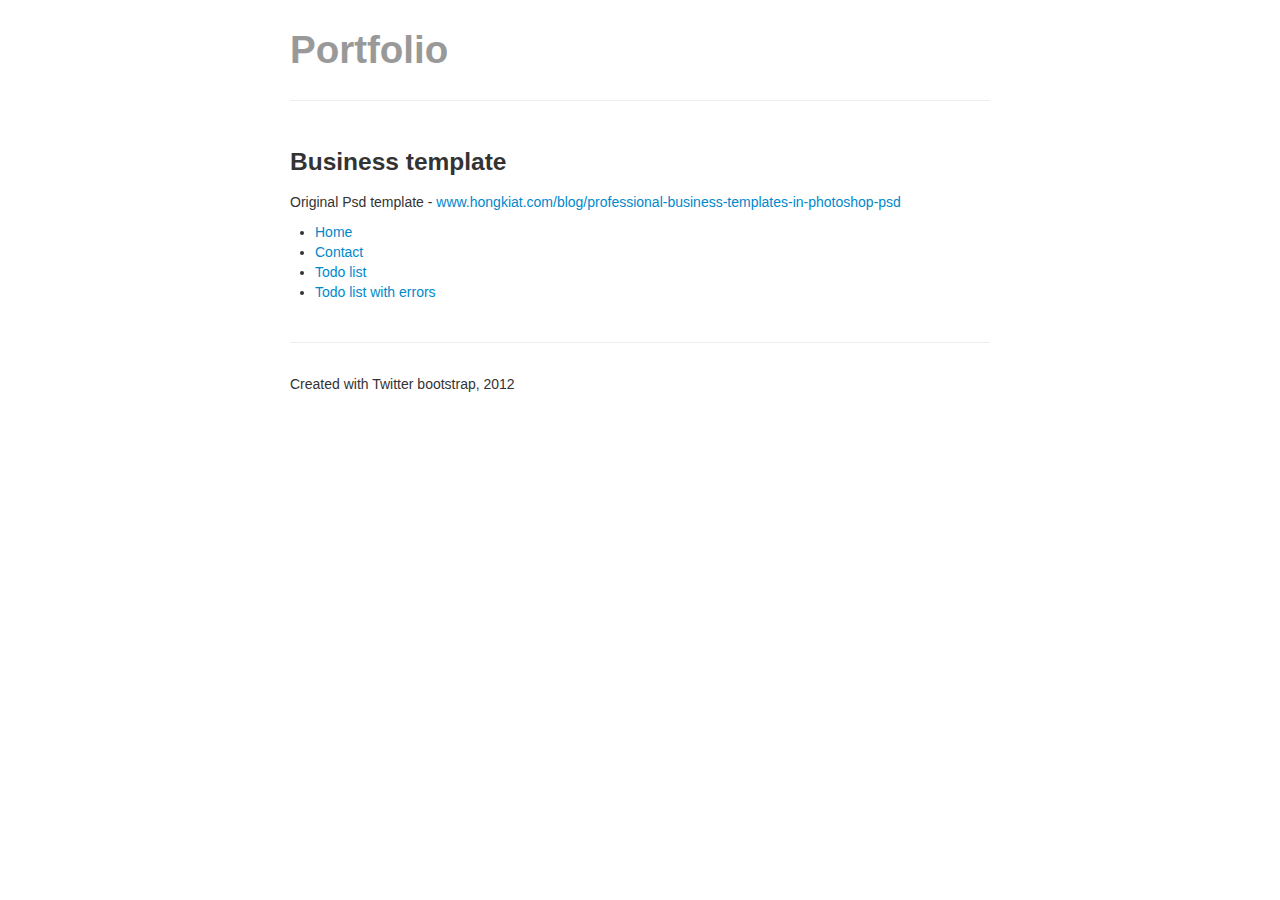
<file: index.html>
<!DOCTYPE html>
<html lang="en">
  <head>
    <meta charset="utf-8">
    <title>Portfolio</title>
    <meta name="viewport" content="width=device-width, initial-scale=1.0">

    <link href="css/bootstrap.css" rel="stylesheet">
    <style type="text/css">
      body {
        padding-top: 20px;
        padding-bottom: 40px;
      }
      .container-narrow {
        margin: 0 auto;
        max-width: 700px;
      }
      .container-narrow > hr {
        margin: 30px 0;
      }
      h3 {
      	margin: 10px 0;
      }
    </style>
    <link href="css/bootstrap-responsive.css" rel="stylesheet">

    <!-- HTML5 shim, for IE6-8 support of HTML5 elements -->
    <!--[if lt IE 9]>
      <script src="http://html5shim.googlecode.com/svn/trunk/html5.js"></script>
    <![endif]-->

  </head>

  <body>
    <div class="container-narrow">
      <div class="masthead">
      	<h1 class="muted">Portfolio</h1>
      </div>
      <hr>
      <div class="row-fluid marketing">
          <h3>Business template</h3>
          <p>
          Original Psd template - <a href="http://www.hongkiat.com/blog/professional-business-templates-in-photoshop-psd">www.hongkiat.com/blog/professional-business-templates-in-photoshop-psd</a>
          </p>
          <ul>
          	<li><a href="business-template/index.html">Home</a> </li>
          	<li><a href="business-template/contact.html">Contact</a> </li>
            <li><a href="backbone-master/examples/todos/index.html">Todo list</a> </li>
            <li><a href="backbone-master - errors/examples/todos/index.html">Todo list with errors</a> </li>
          </ul>
      </div>
      <hr>
      <div class="footer">
        <p>Created with Twitter bootstrap, 2012</p>
      </div>
    </div>
    <script type="text/javascript">

		  var _gaq = _gaq || [];
		  _gaq.push(['_setAccount', 'UA-36864804-1']);
		  _gaq.push(['_trackPageview']);

		  (function() {
		    var ga = document.createElement('script'); ga.type = 'text/javascript'; ga.async = true;
		    ga.src = ('https:' == document.location.protocol ? 'https://ssl' : 'http://www') + '.google-analytics.com/ga.js';
		    var s = document.getElementsByTagName('script')[0]; s.parentNode.insertBefore(ga, s);
		  })();

	</script>
  </body>
</html>
</file>
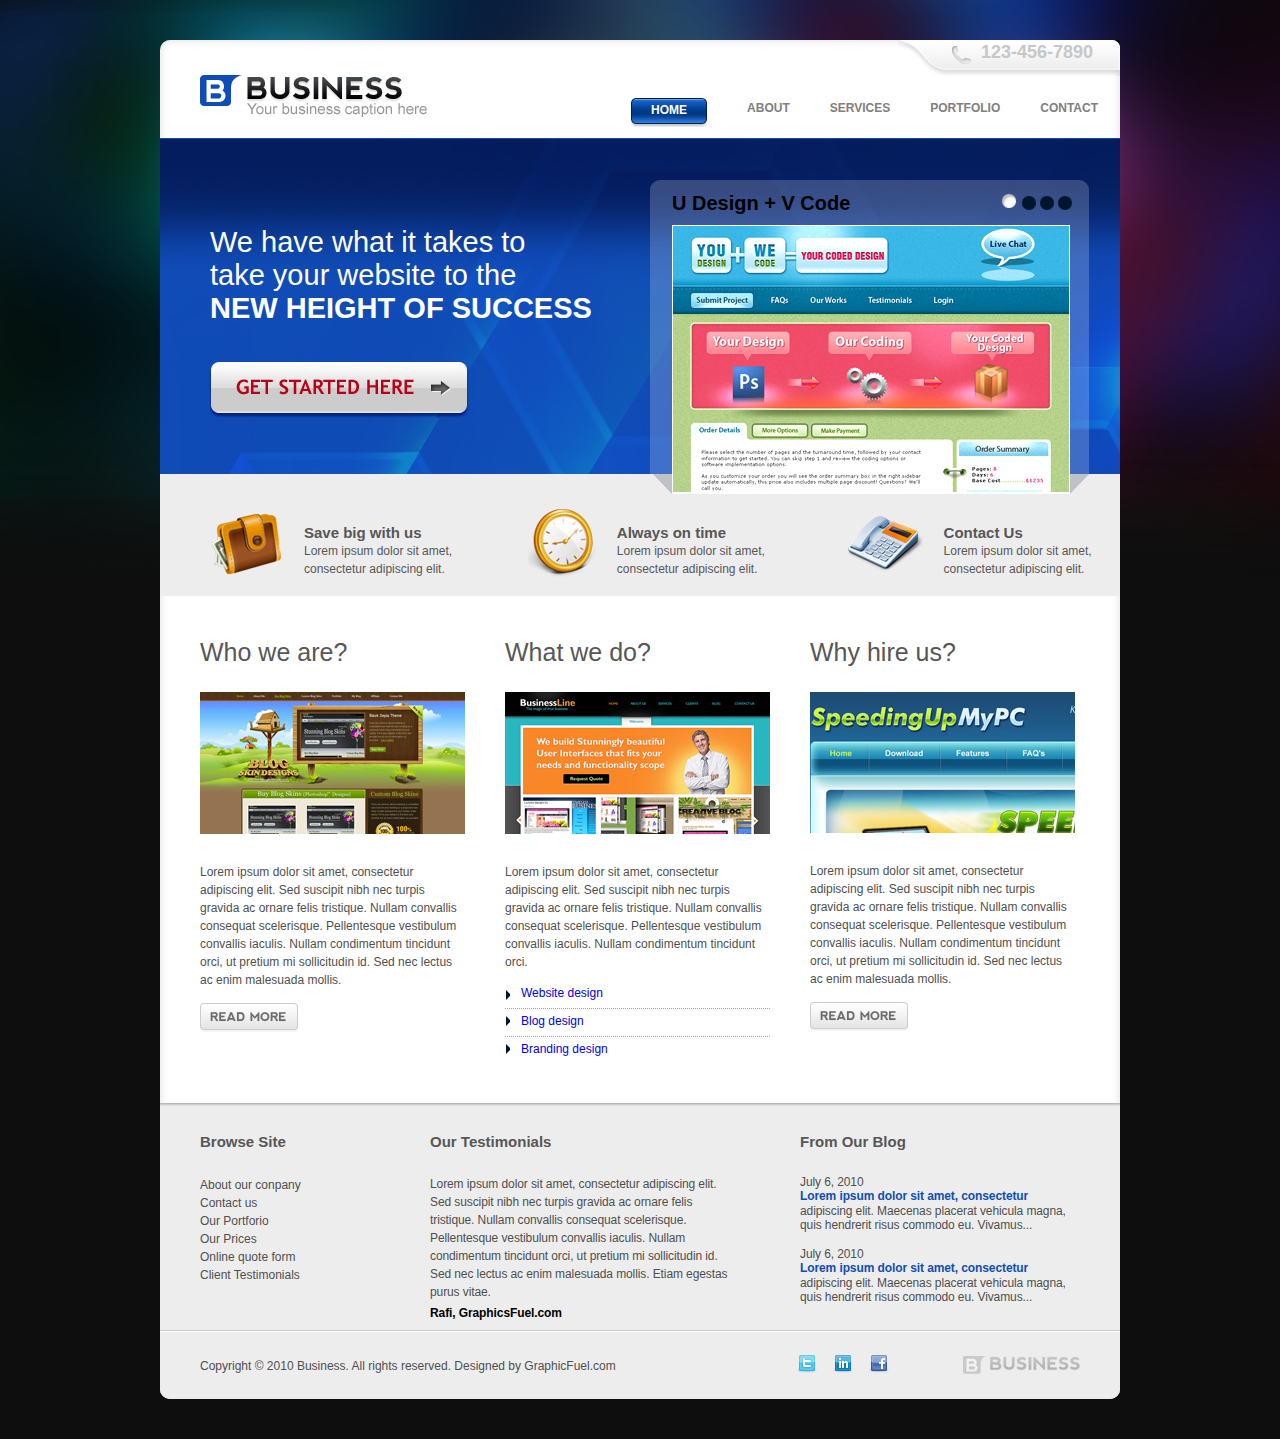
<file: business-template/index.html>
<!DOCTYPE html>
<html>
	<head>
		<meta http-equiv="Content-Type" content="text/html; charset=UTF-8">
		<title>Homepage</title>
		<link rel='stylesheet' href='styles.css' type='text/css'>
	</head>
	<body>
		<div id="wrapper">
			<header>
				<p id="tel">
					123-456-7890
				</p>
				<nav>
					<a href="#home">
						<img src="images/main-logo.jpg" alt="logo" id="logo" />
					</a>
					<ul>
						<li>
							<a href="contact.html">CONTACT</a>
						</li>
						<li>
							<a href="#portfolio">PORTFOLIO</a>
						</li>
						<li>
							<a href="#services">SERVICES</a>
						</li>
						<li>
							<a href="#about">ABOUT</a>
						</li>
						<li>
							<a href="#home" id="page">HOME</a>
						</li>
					</ul>
				</nav>
			</header>
			<div>
				<section>
					<p>
						We have what it takes to<br>
						take your website to the<br>
						<span>NEW HEIGHT OF SUCCESS</span>
					</p>
					<a href="#" id="button-start"> </a>
				</section>
				<div id="ball">
					
					<div id="carousel">
						<a href="#ad-first"><img src="images/ad.jpg" alt="ad" /></a> 
						<a href="#ad-second"><img src="images/ad1.jpg" alt="ad second" /></a> 
						<a href="#ad-third"><img src="images/ad.jpg" alt="ad third" /></a> 
						<a href="#ad-fourth"><img src="images/ad1.jpg" alt="ad fourth" /></a> 
					</div>
					<div id="position-cs-buttons">
						<p>
							U Design + V Code
						</p>
						<div class="cs-buttons">
							<a href="#"><img src="images/ball-white.png" alt="white ball" /></a> 
							<a href="#"><img src="images/ball-blue.png" alt="blue ball" /></a> 
							<a href="#"><img src="images/ball-blue.png" alt="blue ball" /></a> 
							<a href="#"><img src="images/ball-blue.png" alt="blue ball" /></a>
						</div>
					</div>
				</div>				
				<div id="blurbs">
					<div class="reason">
						<img src="images/purse.jpg" alt="purse" />
						<h2>
							Save big with us
						</h2>
						<p>
							Lorem ipsum dolor sit amet, consectetur adipiscing elit.
						</p>
					</div>
					<div class="reason">
						<img src="images/clock.jpg" alt="clock" />
						<h2>
							Always on time
						</h2>
						<p>
							Lorem ipsum dolor sit amet, consectetur adipiscing elit.
						</p>
					</div>
					<div class="reason">
						<img src="images/telephone.jpg" alt="telephone" />
						<h2>
							Contact Us
						</h2>
						<p>
							Lorem ipsum dolor sit amet, consectetur adipiscing elit.
						</p>
					</div>
					<img src="images/ad-shadow.jpg" alt="ad shadow" id="shadow" />
				</div>
				<div id="columns">
					<div class="col">
						<h1>
							Who we are?
						</h1>
						<img src="images/left-column.jpg" alt="Web Design Example" />
						<p>
							Lorem ipsum dolor sit amet, consectetur adipiscing elit. Sed suscipit nibh nec turpis gravida ac ornare felis tristique. Nullam convallis consequat scelerisque. Pellentesque vestibulum convallis iaculis. Nullam condimentum tincidunt orci, ut pretium mi sollicitudin id. Sed nec lectus ac enim malesuada mollis.
						</p>
						<a href="#" class="read-more"></a>
					</div>
					<div class="col">
						<h1>
							What we do?
						</h1>
						<img src="images/center-column.jpg" alt="Web Design Example" />
						<p>
							Lorem ipsum dolor sit amet, consectetur adipiscing elit. Sed suscipit nibh nec turpis gravida ac ornare felis tristique. Nullam convallis consequat scelerisque. Pellentesque vestibulum convallis iaculis. Nullam condimentum tincidunt orci.
						</p>
						<ul>
							<li>
								<a href="#">Website design</a>
							</li>
							<li>
								<a href="#">Blog design</a>
							</li>
							<li>
								<a href="#">Branding design</a>
							</li>
						</ul>
					</div>
					<div class="col">
						<h1>
							Why hire us?
						</h1>
						<img src="images/right-column.jpg" alt="Web Design Example" />
						<p>
							Lorem ipsum dolor sit amet, consectetur adipiscing elit. Sed suscipit nibh nec turpis gravida ac ornare felis tristique. Nullam convallis consequat scelerisque. Pellentesque vestibulum convallis iaculis. Nullam condimentum tincidunt orci, ut pretium mi sollicitudin id. Sed nec lectus ac enim malesuada mollis.
						</p>
						<a href="#" class="read-more"></a>
					</div>
				</div>
				<footer>
					<div id="navigation">
						<div id="left-column">
							<h2>
								Browse Site
							</h2>
							<ul>
								<li>
									<a href="#">About our conpany</a>
								</li>
								<li>
									<a href="contact.html">Contact us</a>
								</li>
								<li>
									<a href="#">Our Portforio</a>
								</li>
								<li>
									<a href="#">Our Prices</a>
								</li>
								<li>
									<a href="#">Online quote form</a>
								</li>
								<li>
									<a href="#">Client Testimonials</a>
								</li>
							</ul>
						</div>
						<div id="center-column">
							<h2>
								Our Testimonials
							</h2>
							<p>
								Lorem ipsum dolor sit amet, consectetur adipiscing elit. Sed suscipit nibh nec turpis gravida ac ornare felis tristique. Nullam convallis consequat scelerisque. Pellentesque vestibulum convallis iaculis. Nullam condimentum tincidunt orci, ut pretium mi sollicitudin id. Sed nec lectus ac enim malesuada mollis. Etiam egestas purus vitae. 
							</p>
							<p>
								<span>Rafi, GraphicsFuel.com</span>
							</p>
						</div>
						<div id="right-column">
							<h2>
								From Our Blog
							</h2>
							<p>
								July 6, 2010
							</p>
							<p>
								<a href="#">Lorem ipsum dolor sit amet, consectetur</a> adipiscing elit. Maecenas placerat vehicula magna, quis hendrerit risus commodo eu. Vivamus...
							</p>
							<p>
								&nbsp;
							</p>
							<p>
								July 6, 2010
							</p>
							<p>
								<a href="#">Lorem ipsum dolor sit amet, consectetur</a> adipiscing elit. Maecenas placerat vehicula magna, quis hendrerit risus commodo eu. Vivamus...
							</p>
						</div>
					</div>
					<div id="copyright">
						<p>
							Copyright &copy; 2010 Business. All rights reserved. Designed by GraphicFuel.com
						</p>
						<img src="images/minor-logo.jpg" alt="logo" />
						<div id="social">
							<a href="http://www.facebook.com"><img src="images/facebook.jpg" alt="facebook" /> </a>
							<a href="http://www.linkedin.com"><img src="images/linkedin.jpg" alt="linkedin" /> </a>
							<a href="http://twitter.com"><img src="images/twitter.jpg" alt="twitter" /> </a>
						</div>
					</div>
				</footer>
			</div>
		</div>
		<script src="http://ajax.googleapis.com/ajax/libs/jquery/1.8.3/jquery.min.js" type="text/javascript"></script> 
		<script src="slider.js" type="text/javascript"></script> 
		<script type="text/javascript">

		  var _gaq = _gaq || [];
		  _gaq.push(['_setAccount', 'UA-36864804-1']);
		  _gaq.push(['_trackPageview']);

		  (function() {
		    var ga = document.createElement('script'); ga.type = 'text/javascript'; ga.async = true;
		    ga.src = ('https:' == document.location.protocol ? 'https://ssl' : 'http://www') + '.google-analytics.com/ga.js';
		    var s = document.getElementsByTagName('script')[0]; s.parentNode.insertBefore(ga, s);
		  })();

		</script>		
	</body>
</html>
</file>
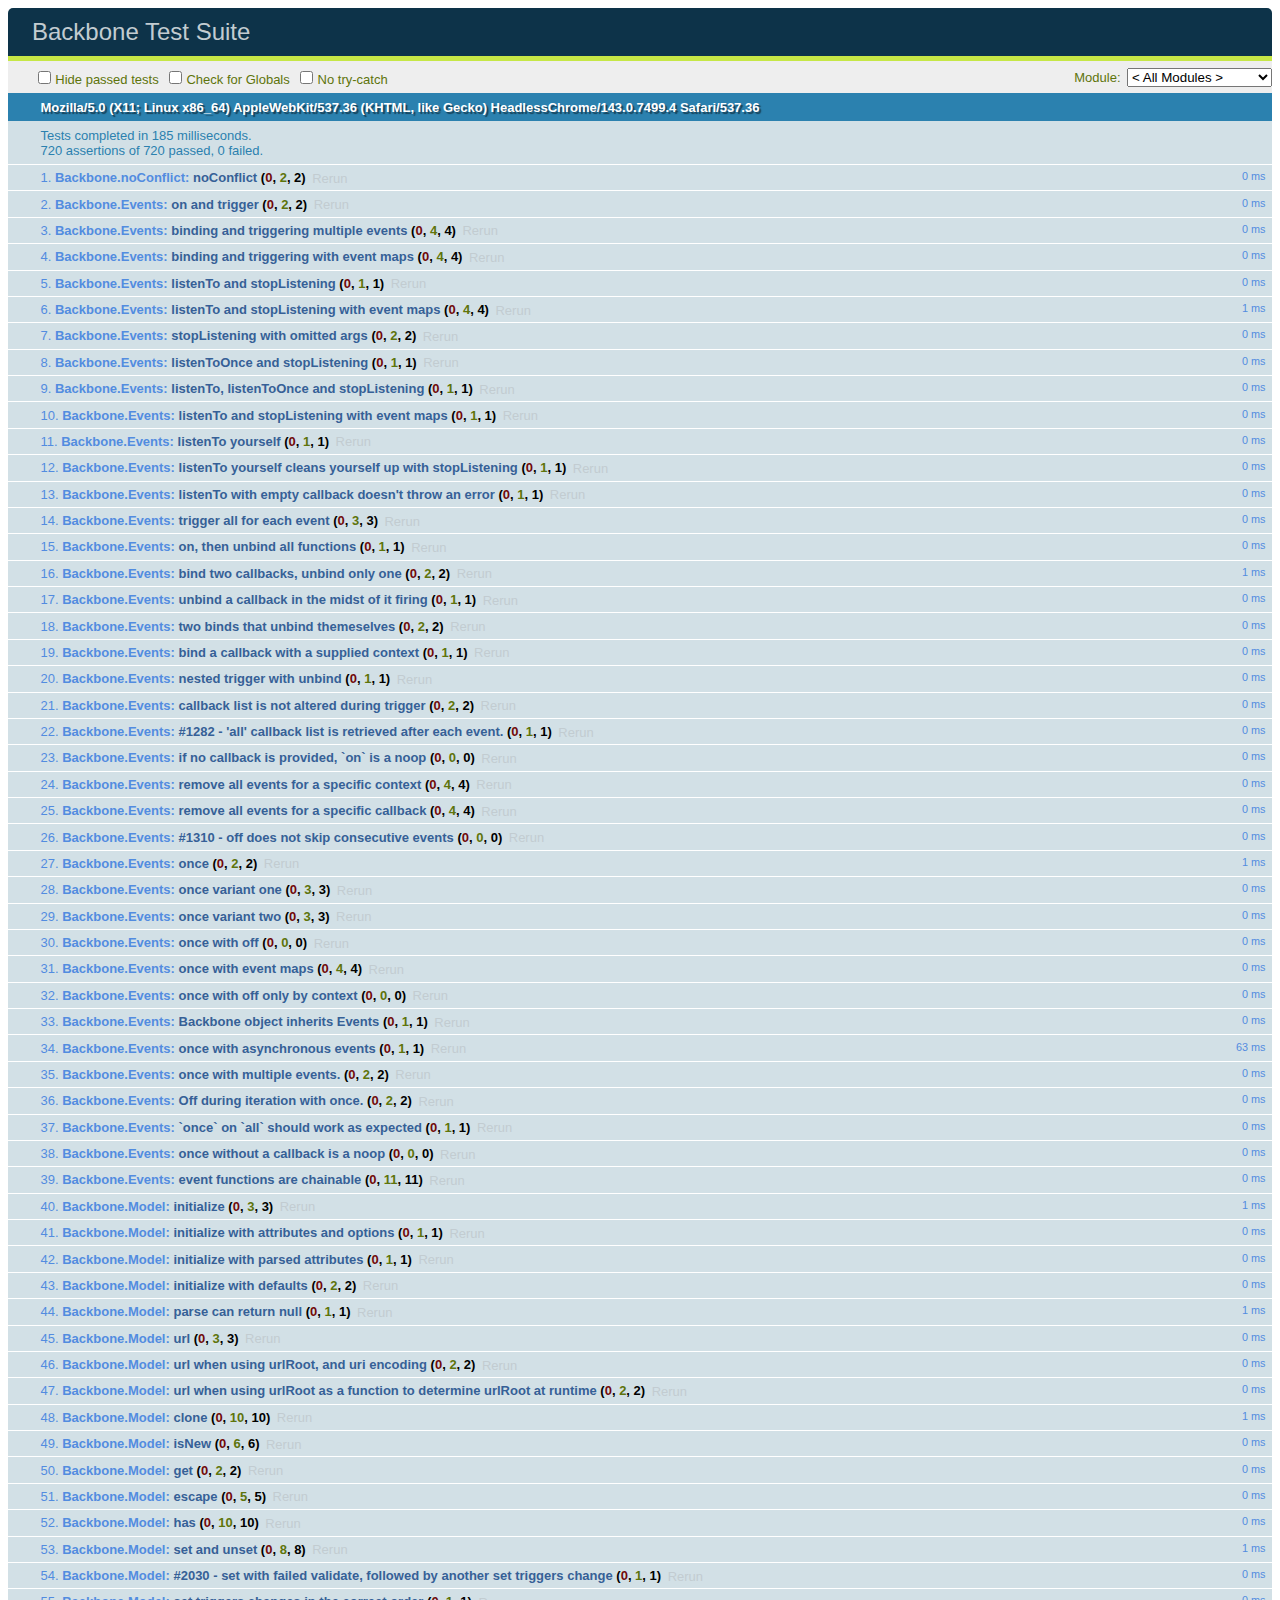
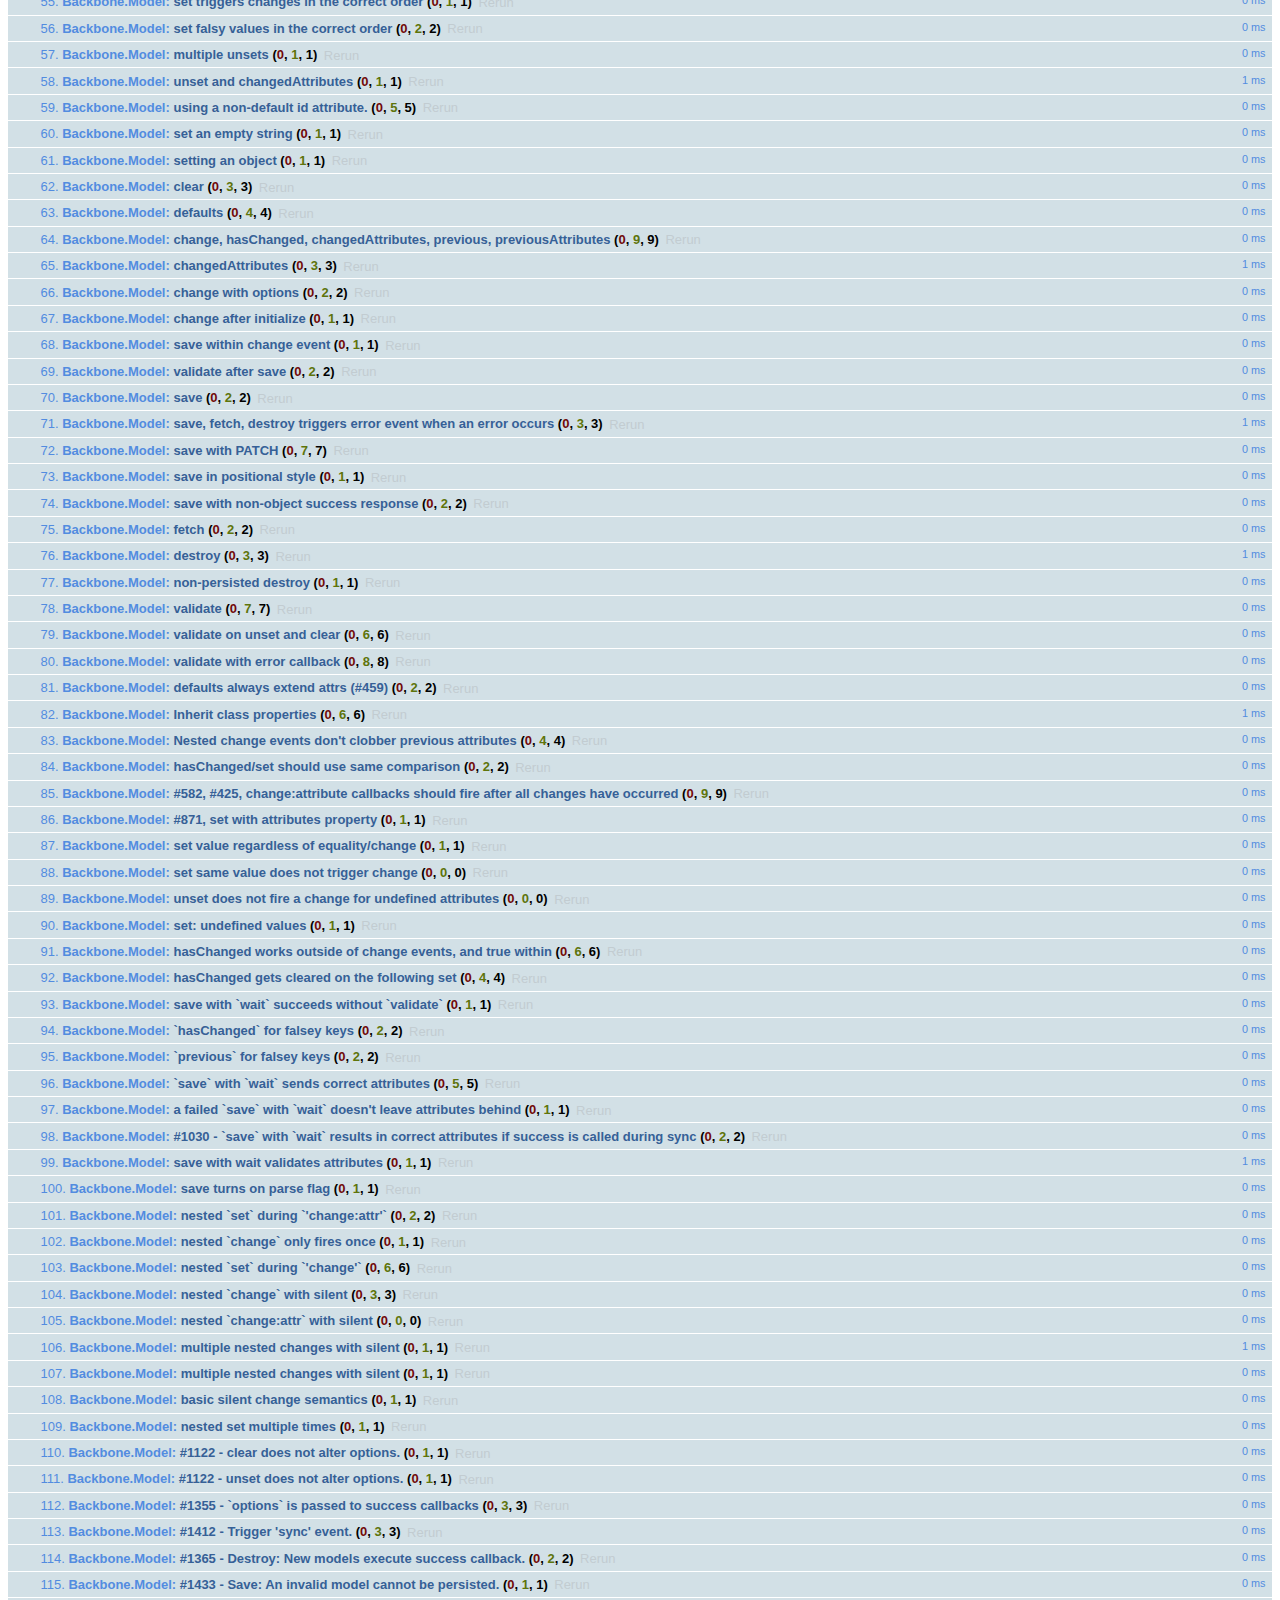
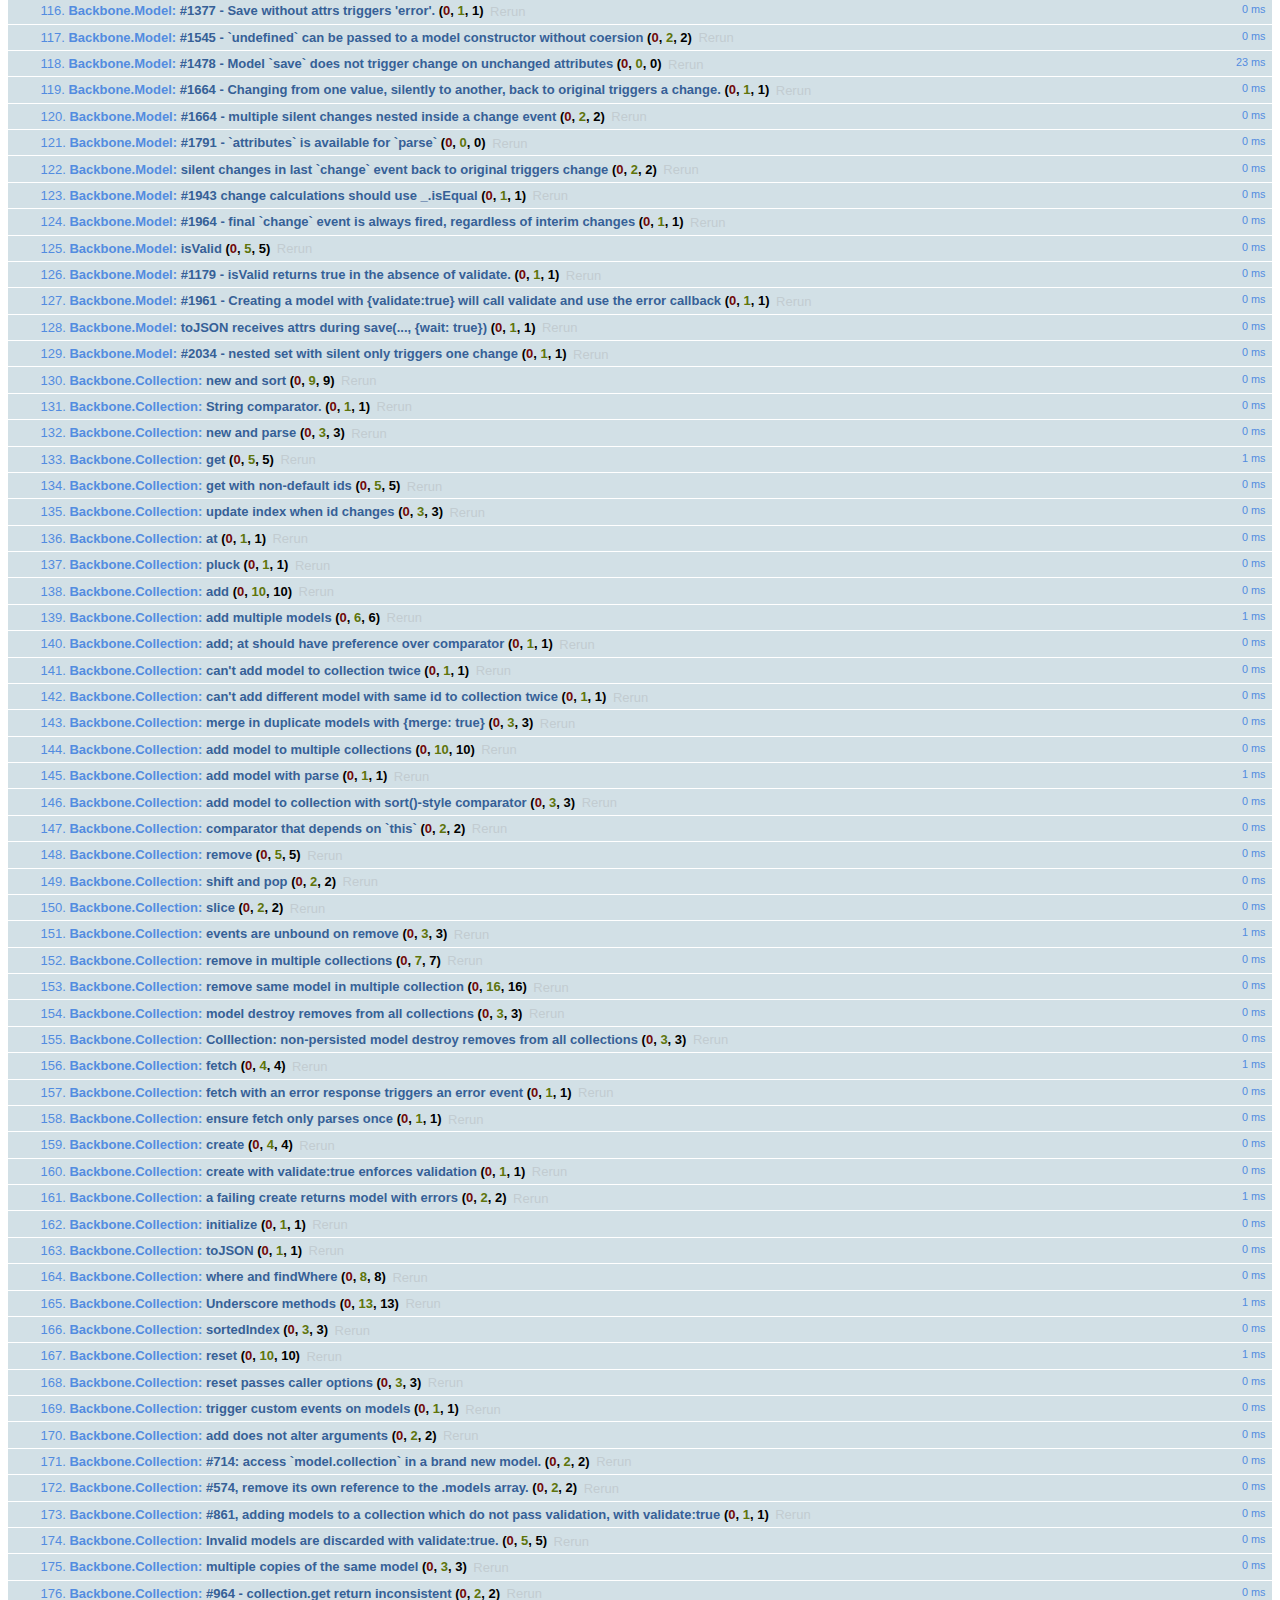
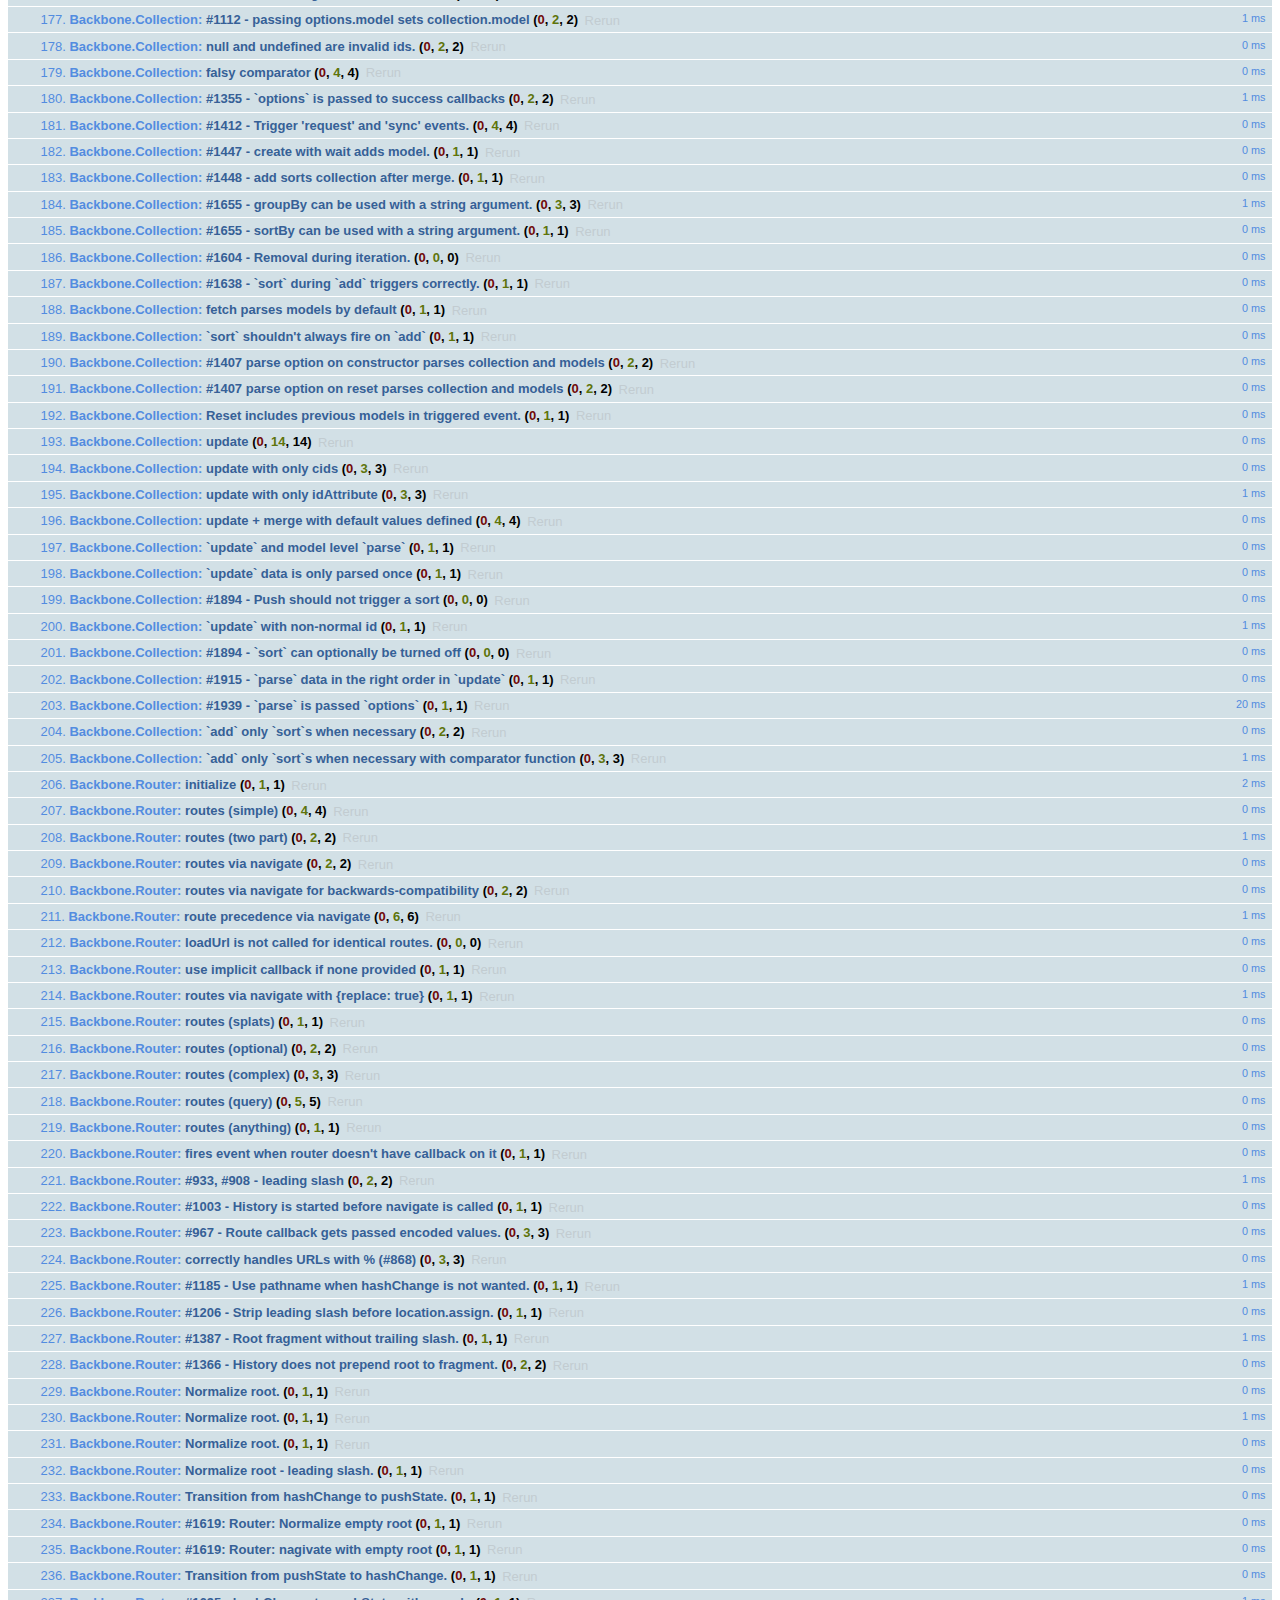
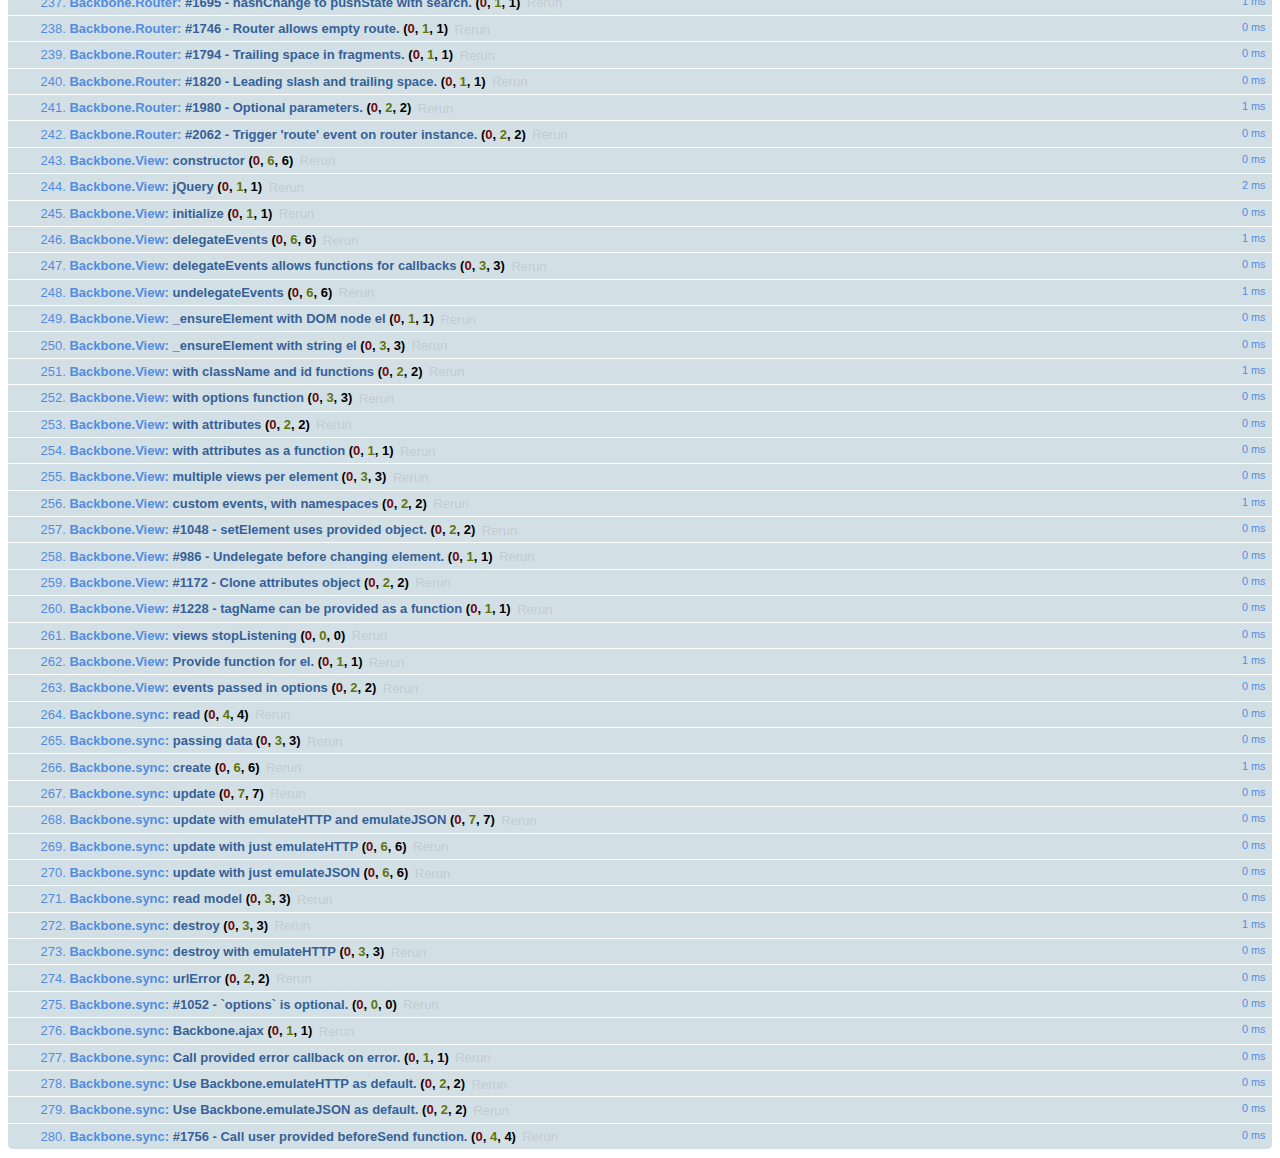
<file: backbone-master - errors/test/index.html>
<!doctype html>
<html>
<head>
  <meta charset='utf8'>
  <title>Backbone Test Suite</title>
  <link rel="stylesheet" href="vendor/qunit.css" type="text/css" media="screen">
  <script src="vendor/json2.js"></script>
  <script src="vendor/jquery.js"></script>
  <script src="vendor/qunit.js"></script>
  <script src="vendor/underscore.js"></script>
  <script src="../backbone.js"></script>
  <script src="environment.js"></script>
  <script src="noconflict.js"></script>
  <script src="events.js"></script>
  <script src="model.js"></script>
  <script src="collection.js"></script>
  <script src="router.js"></script>
  <script src="view.js"></script>
  <script src="sync.js"></script>
</head>
<body>
  <div id="qunit"></div>
  <div id="qunit-fixture">
    <div id='testElement'>
      <h1>Test</h1>
    </div>
  </div>
</body>
</html>
</file>
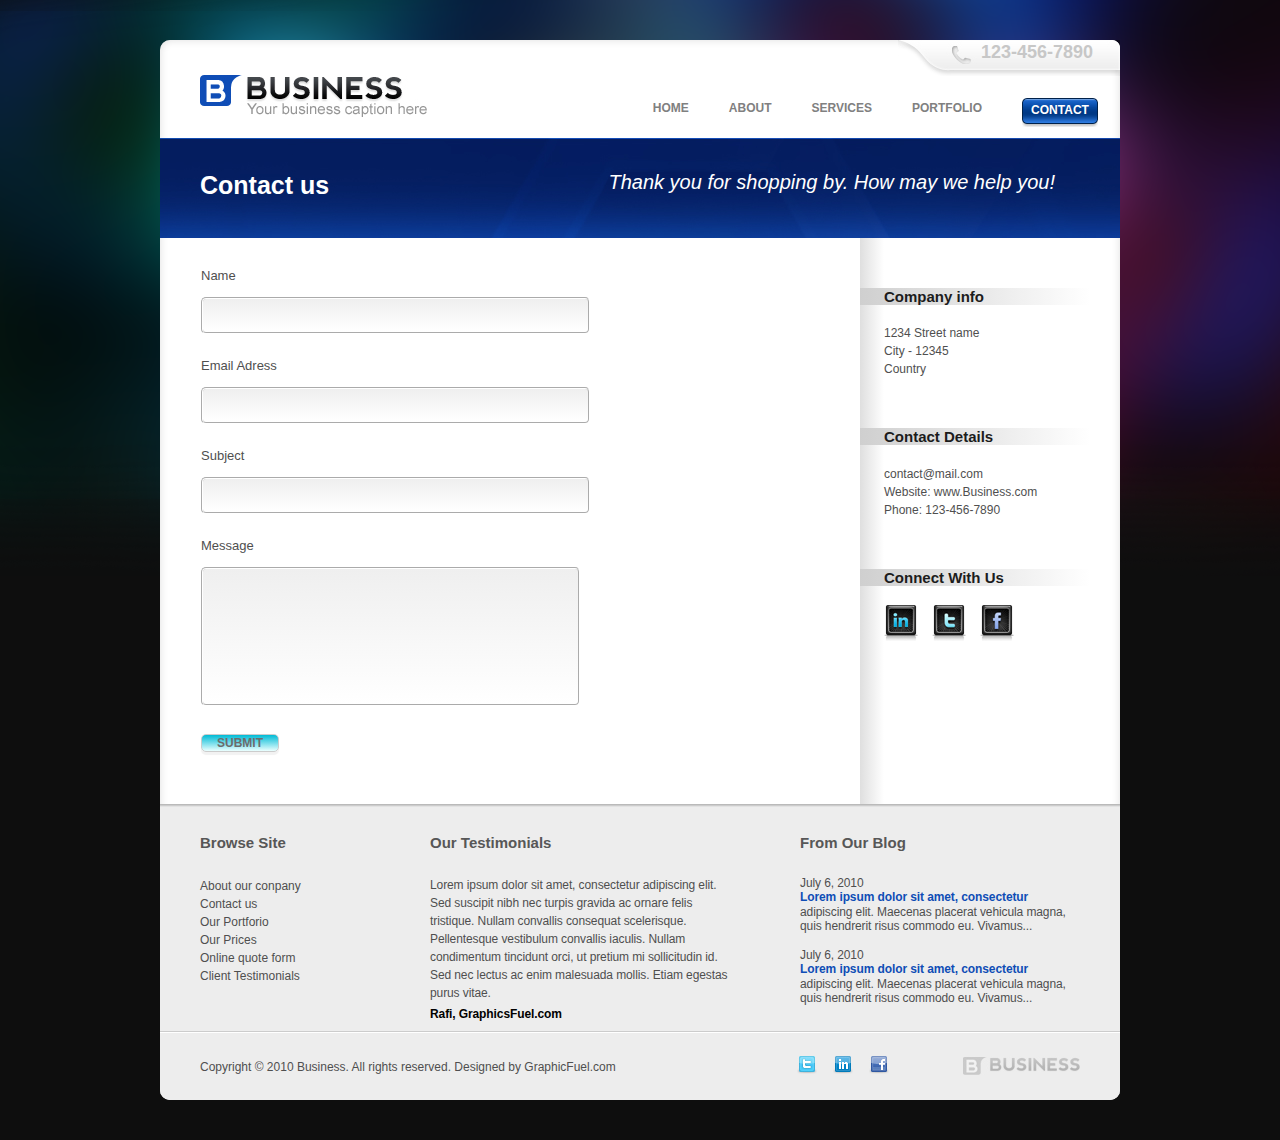
<file: business-template/contact.html>
<!DOCTYPE html>
<html>
	<head>
		<meta http-equiv="Content-Type" content="text/html; charset=UTF-8">
		<title>Contact</title>
		<link rel='stylesheet' href='styles.css' type='text/css'>
	</head>
	<body>
		<div id="wrapper">
			<header>
				<p id="tel">
					123-456-7890
				</p>
				<nav>
					<a href="#home">
						<img src="images/main-logo.jpg" alt="logo" id="logo" />
					</a>
					<ul>
						<li>
							<a href="#contact" id="page">CONTACT</a>
						</li>
						<li>
							<a href="#portfolio">PORTFOLIO</a>
						</li>
						<li>
							<a href="#services">SERVICES</a>
						</li>
						<li>
							<a href="#about">ABOUT</a>
						</li>
						<li>
							<a href="index.html" >HOME</a>
						</li>
					</ul>
				</nav>
			</header>
			<div id="gratitute">
					<p>Contact us </p>
					<p>Thank you for shopping by. How may we help you!</p>
			</div>	
			<div>
				
					<div id="col-1" >
						<form action="/contact.html" method="get" name="form">
							
							<p>
								<label for="name"> Name </label>
							</p>
							<p> <input class="input" type="text" id="name" ></p>
						
							<p>
								<label for="email"> Email Adress </label>
							</p>
							<p> <input class="input" type="email" id="email" ></p>
					
							<p>
								<label for="subject"> Subject </label>
							</p>
							<p> <input class="input" type="text" id="subject"></p>
						
							<p> 
								<label for="tt">Message </label>
							</p>
							<textarea cols="45" rows="9" id="tt"></textarea>
					
							<p><button type="submit" id="submit-button">SUBMIT</button></p>
						</form> 
					</div>
					<div id="col-2">
						<span id="col-shadow">
							&nbsp;
						</span>
						<h2>Company info</h2>
						<p>1234 Street name</p>
						<p>City - 12345</p>
						<p>Country</p>
						
						<h2>Contact Details</h2>
						<a href="mailto:contact@mail.com">contact@mail.com</a>
						<p>Website: <a href="#">www.Business.com</a></p>
						<p>Phone: 123-456-7890</p>
						
						<h2>Connect With Us</h2>
						
							<a href="http://www.linkedin.com"><img src="images/contact-linkedin.jpg" alt="linkedin" /></a>
							<a href="http://twitter.com"><img src="images/contact-tweeter.jpg" alt="twitter" /></a>
							<a href="http://www.facebook.com"><img src="images/contact-facebook.jpg" alt="facebook" /></a>
						
					</div>
				
			</div>
				
				<footer>
					<div id="navigation">
						<div id="left-column">
							<h2>
								Browse Site
							</h2>
							<ul>
								<li>
									<a href="#">About our conpany</a>
								</li>
								<li>
									<a href="#">Contact us</a>
								</li>
								<li>
									<a href="#">Our Portforio</a>
								</li>
								<li>
									<a href="#">Our Prices</a>
								</li>
								<li>
									<a href="#">Online quote form</a>
								</li>
								<li>
									<a href="#">Client Testimonials</a>
								</li>
							</ul>
						</div>
						<div id="center-column">
							<h2>
								Our Testimonials
							</h2>
							<p>
								Lorem ipsum dolor sit amet, consectetur adipiscing elit. Sed suscipit nibh nec turpis gravida ac ornare felis tristique. Nullam convallis consequat scelerisque. Pellentesque vestibulum convallis iaculis. Nullam condimentum tincidunt orci, ut pretium mi sollicitudin id. Sed nec lectus ac enim malesuada mollis. Etiam egestas purus vitae. 
							</p>
							<p>
								<span>Rafi, GraphicsFuel.com</span>
							</p>
						</div>
						<div id="right-column">
							<h2>
								From Our Blog
							</h2>
							<p>
								July 6, 2010
							</p>
							<p>
								<a href="#">Lorem ipsum dolor sit amet, consectetur</a> adipiscing elit. Maecenas placerat vehicula magna, quis hendrerit risus commodo eu. Vivamus...
							</p>
							<p>
								&nbsp;
							</p>
							<p>
								July 6, 2010
							</p>
							<p>
								<a href="#">Lorem ipsum dolor sit amet, consectetur</a> adipiscing elit. Maecenas placerat vehicula magna, quis hendrerit risus commodo eu. Vivamus...
							</p>
						</div>
					</div>
					<div id="copyright">
						<p>
							Copyright &copy; 2010 Business. All rights reserved. Designed by GraphicFuel.com
						</p>
						<img src="images/minor-logo.jpg" alt="logo" />
						<div id="social">
							<a href="http://www.facebook.com"><img src="images/facebook.jpg" alt="facebook" /> </a>
							<a href="http://www.linkedin.com"><img src="images/linkedin.jpg" alt="linkedin" /> </a>
							<a href="http://twitter.com"><img src="images/twitter.jpg" alt="twitter" /> </a>
						</div>
					</div>
				</footer>
		</div>	
		<script type="text/javascript">

		  var _gaq = _gaq || [];
		  _gaq.push(['_setAccount', 'UA-36864804-1']);
		  _gaq.push(['_trackPageview']);

		  (function() {
		    var ga = document.createElement('script'); ga.type = 'text/javascript'; ga.async = true;
		    ga.src = ('https:' == document.location.protocol ? 'https://ssl' : 'http://www') + '.google-analytics.com/ga.js';
		    var s = document.getElementsByTagName('script')[0]; s.parentNode.insertBefore(ga, s);
		  })();

		</script>		
			
	</body>
</html>
</file>
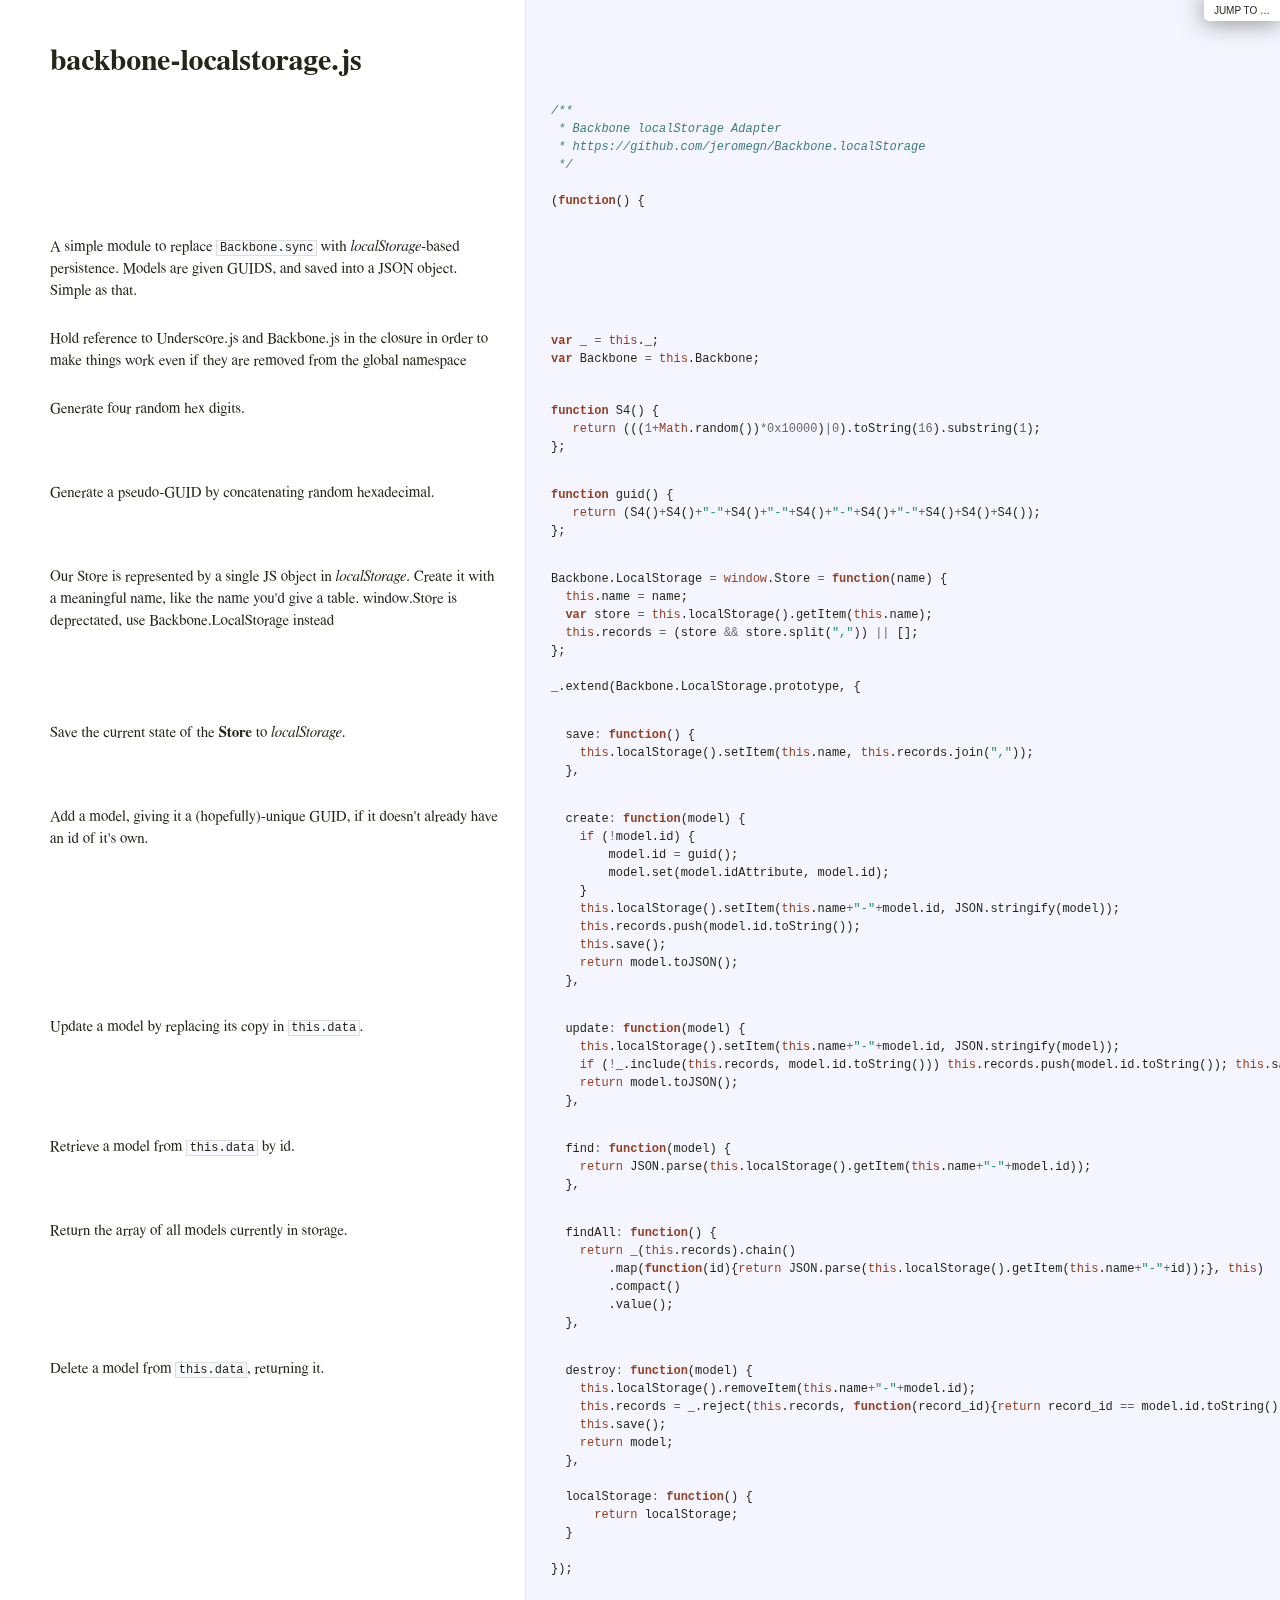
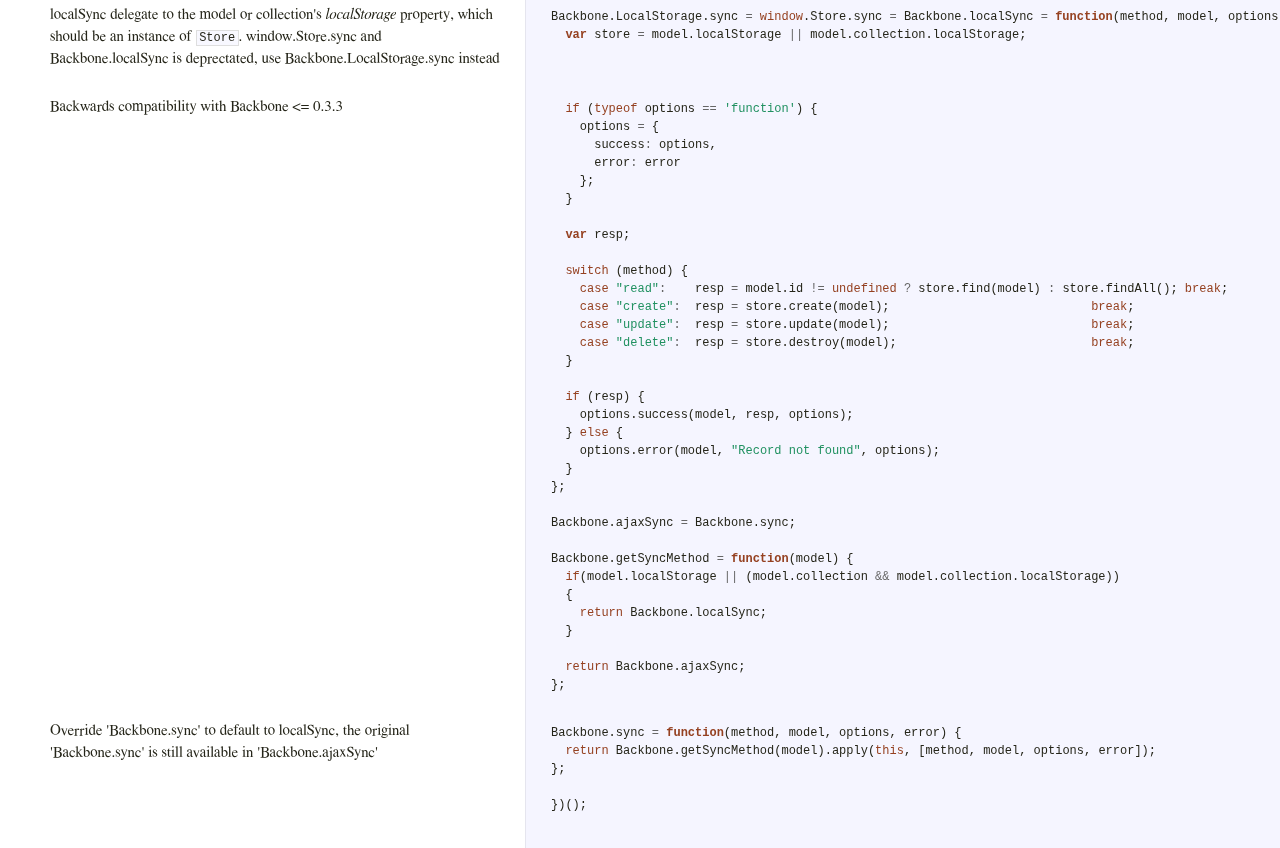
<file: backbone-master - errors/docs/backbone-localstorage.html>
<!DOCTYPE html>  <html> <head>   <title>backbone-localstorage.js</title>   <meta http-equiv="content-type" content="text/html; charset=UTF-8">   <link rel="stylesheet" media="all" href="docco.css" /> </head> <body>   <div id="container">     <div id="background"></div>            <div id="jump_to">         Jump To &hellip;         <div id="jump_wrapper">           <div id="jump_page">                                           <a class="source" href="backbone-localstorage.html">                 backbone-localstorage.js               </a>                                           <a class="source" href="todos.html">                 todos.js               </a>                        </div>         </div>       </div>          <table cellpadding="0" cellspacing="0">       <thead>         <tr>           <th class="docs">             <h1>               backbone-localstorage.js             </h1>           </th>           <th class="code">           </th>         </tr>       </thead>       <tbody>                               <tr id="section-1">             <td class="docs">               <div class="pilwrap">                 <a class="pilcrow" href="#section-1">&#182;</a>               </div>                            </td>             <td class="code">               <div class="highlight"><pre><span class="cm">/**</span>
<span class="cm"> * Backbone localStorage Adapter</span>
<span class="cm"> * https://github.com/jeromegn/Backbone.localStorage</span>
<span class="cm"> */</span>

<span class="p">(</span><span class="kd">function</span><span class="p">()</span> <span class="p">{</span></pre></div>             </td>           </tr>                               <tr id="section-2">             <td class="docs">               <div class="pilwrap">                 <a class="pilcrow" href="#section-2">&#182;</a>               </div>               <p>A simple module to replace <code>Backbone.sync</code> with <em>localStorage</em>-based
persistence. Models are given GUIDS, and saved into a JSON object. Simple
as that.</p>             </td>             <td class="code">               <div class="highlight"><pre></pre></div>             </td>           </tr>                               <tr id="section-3">             <td class="docs">               <div class="pilwrap">                 <a class="pilcrow" href="#section-3">&#182;</a>               </div>               <p>Hold reference to Underscore.js and Backbone.js in the closure in order
to make things work even if they are removed from the global namespace</p>             </td>             <td class="code">               <div class="highlight"><pre><span class="kd">var</span> <span class="nx">_</span> <span class="o">=</span> <span class="k">this</span><span class="p">.</span><span class="nx">_</span><span class="p">;</span>
<span class="kd">var</span> <span class="nx">Backbone</span> <span class="o">=</span> <span class="k">this</span><span class="p">.</span><span class="nx">Backbone</span><span class="p">;</span></pre></div>             </td>           </tr>                               <tr id="section-4">             <td class="docs">               <div class="pilwrap">                 <a class="pilcrow" href="#section-4">&#182;</a>               </div>               <p>Generate four random hex digits.</p>             </td>             <td class="code">               <div class="highlight"><pre><span class="kd">function</span> <span class="nx">S4</span><span class="p">()</span> <span class="p">{</span>
   <span class="k">return</span> <span class="p">(((</span><span class="mi">1</span><span class="o">+</span><span class="nb">Math</span><span class="p">.</span><span class="nx">random</span><span class="p">())</span><span class="o">*</span><span class="mh">0x10000</span><span class="p">)</span><span class="o">|</span><span class="mi">0</span><span class="p">).</span><span class="nx">toString</span><span class="p">(</span><span class="mi">16</span><span class="p">).</span><span class="nx">substring</span><span class="p">(</span><span class="mi">1</span><span class="p">);</span>
<span class="p">};</span></pre></div>             </td>           </tr>                               <tr id="section-5">             <td class="docs">               <div class="pilwrap">                 <a class="pilcrow" href="#section-5">&#182;</a>               </div>               <p>Generate a pseudo-GUID by concatenating random hexadecimal.</p>             </td>             <td class="code">               <div class="highlight"><pre><span class="kd">function</span> <span class="nx">guid</span><span class="p">()</span> <span class="p">{</span>
   <span class="k">return</span> <span class="p">(</span><span class="nx">S4</span><span class="p">()</span><span class="o">+</span><span class="nx">S4</span><span class="p">()</span><span class="o">+</span><span class="s2">&quot;-&quot;</span><span class="o">+</span><span class="nx">S4</span><span class="p">()</span><span class="o">+</span><span class="s2">&quot;-&quot;</span><span class="o">+</span><span class="nx">S4</span><span class="p">()</span><span class="o">+</span><span class="s2">&quot;-&quot;</span><span class="o">+</span><span class="nx">S4</span><span class="p">()</span><span class="o">+</span><span class="s2">&quot;-&quot;</span><span class="o">+</span><span class="nx">S4</span><span class="p">()</span><span class="o">+</span><span class="nx">S4</span><span class="p">()</span><span class="o">+</span><span class="nx">S4</span><span class="p">());</span>
<span class="p">};</span></pre></div>             </td>           </tr>                               <tr id="section-6">             <td class="docs">               <div class="pilwrap">                 <a class="pilcrow" href="#section-6">&#182;</a>               </div>               <p>Our Store is represented by a single JS object in <em>localStorage</em>. Create it
with a meaningful name, like the name you'd give a table.
window.Store is deprectated, use Backbone.LocalStorage instead</p>             </td>             <td class="code">               <div class="highlight"><pre><span class="nx">Backbone</span><span class="p">.</span><span class="nx">LocalStorage</span> <span class="o">=</span> <span class="nb">window</span><span class="p">.</span><span class="nx">Store</span> <span class="o">=</span> <span class="kd">function</span><span class="p">(</span><span class="nx">name</span><span class="p">)</span> <span class="p">{</span>
  <span class="k">this</span><span class="p">.</span><span class="nx">name</span> <span class="o">=</span> <span class="nx">name</span><span class="p">;</span>
  <span class="kd">var</span> <span class="nx">store</span> <span class="o">=</span> <span class="k">this</span><span class="p">.</span><span class="nx">localStorage</span><span class="p">().</span><span class="nx">getItem</span><span class="p">(</span><span class="k">this</span><span class="p">.</span><span class="nx">name</span><span class="p">);</span>
  <span class="k">this</span><span class="p">.</span><span class="nx">records</span> <span class="o">=</span> <span class="p">(</span><span class="nx">store</span> <span class="o">&amp;&amp;</span> <span class="nx">store</span><span class="p">.</span><span class="nx">split</span><span class="p">(</span><span class="s2">&quot;,&quot;</span><span class="p">))</span> <span class="o">||</span> <span class="p">[];</span>
<span class="p">};</span>

<span class="nx">_</span><span class="p">.</span><span class="nx">extend</span><span class="p">(</span><span class="nx">Backbone</span><span class="p">.</span><span class="nx">LocalStorage</span><span class="p">.</span><span class="nx">prototype</span><span class="p">,</span> <span class="p">{</span></pre></div>             </td>           </tr>                               <tr id="section-7">             <td class="docs">               <div class="pilwrap">                 <a class="pilcrow" href="#section-7">&#182;</a>               </div>               <p>Save the current state of the <strong>Store</strong> to <em>localStorage</em>.</p>             </td>             <td class="code">               <div class="highlight"><pre>  <span class="nx">save</span><span class="o">:</span> <span class="kd">function</span><span class="p">()</span> <span class="p">{</span>
    <span class="k">this</span><span class="p">.</span><span class="nx">localStorage</span><span class="p">().</span><span class="nx">setItem</span><span class="p">(</span><span class="k">this</span><span class="p">.</span><span class="nx">name</span><span class="p">,</span> <span class="k">this</span><span class="p">.</span><span class="nx">records</span><span class="p">.</span><span class="nx">join</span><span class="p">(</span><span class="s2">&quot;,&quot;</span><span class="p">));</span>
  <span class="p">},</span></pre></div>             </td>           </tr>                               <tr id="section-8">             <td class="docs">               <div class="pilwrap">                 <a class="pilcrow" href="#section-8">&#182;</a>               </div>               <p>Add a model, giving it a (hopefully)-unique GUID, if it doesn't already
have an id of it's own.</p>             </td>             <td class="code">               <div class="highlight"><pre>  <span class="nx">create</span><span class="o">:</span> <span class="kd">function</span><span class="p">(</span><span class="nx">model</span><span class="p">)</span> <span class="p">{</span>
    <span class="k">if</span> <span class="p">(</span><span class="o">!</span><span class="nx">model</span><span class="p">.</span><span class="nx">id</span><span class="p">)</span> <span class="p">{</span>
        <span class="nx">model</span><span class="p">.</span><span class="nx">id</span> <span class="o">=</span> <span class="nx">guid</span><span class="p">();</span>
        <span class="nx">model</span><span class="p">.</span><span class="nx">set</span><span class="p">(</span><span class="nx">model</span><span class="p">.</span><span class="nx">idAttribute</span><span class="p">,</span> <span class="nx">model</span><span class="p">.</span><span class="nx">id</span><span class="p">);</span>
    <span class="p">}</span>
    <span class="k">this</span><span class="p">.</span><span class="nx">localStorage</span><span class="p">().</span><span class="nx">setItem</span><span class="p">(</span><span class="k">this</span><span class="p">.</span><span class="nx">name</span><span class="o">+</span><span class="s2">&quot;-&quot;</span><span class="o">+</span><span class="nx">model</span><span class="p">.</span><span class="nx">id</span><span class="p">,</span> <span class="nx">JSON</span><span class="p">.</span><span class="nx">stringify</span><span class="p">(</span><span class="nx">model</span><span class="p">));</span>
    <span class="k">this</span><span class="p">.</span><span class="nx">records</span><span class="p">.</span><span class="nx">push</span><span class="p">(</span><span class="nx">model</span><span class="p">.</span><span class="nx">id</span><span class="p">.</span><span class="nx">toString</span><span class="p">());</span>
    <span class="k">this</span><span class="p">.</span><span class="nx">save</span><span class="p">();</span>
    <span class="k">return</span> <span class="nx">model</span><span class="p">.</span><span class="nx">toJSON</span><span class="p">();</span>
  <span class="p">},</span></pre></div>             </td>           </tr>                               <tr id="section-9">             <td class="docs">               <div class="pilwrap">                 <a class="pilcrow" href="#section-9">&#182;</a>               </div>               <p>Update a model by replacing its copy in <code>this.data</code>.</p>             </td>             <td class="code">               <div class="highlight"><pre>  <span class="nx">update</span><span class="o">:</span> <span class="kd">function</span><span class="p">(</span><span class="nx">model</span><span class="p">)</span> <span class="p">{</span>
    <span class="k">this</span><span class="p">.</span><span class="nx">localStorage</span><span class="p">().</span><span class="nx">setItem</span><span class="p">(</span><span class="k">this</span><span class="p">.</span><span class="nx">name</span><span class="o">+</span><span class="s2">&quot;-&quot;</span><span class="o">+</span><span class="nx">model</span><span class="p">.</span><span class="nx">id</span><span class="p">,</span> <span class="nx">JSON</span><span class="p">.</span><span class="nx">stringify</span><span class="p">(</span><span class="nx">model</span><span class="p">));</span>
    <span class="k">if</span> <span class="p">(</span><span class="o">!</span><span class="nx">_</span><span class="p">.</span><span class="nx">include</span><span class="p">(</span><span class="k">this</span><span class="p">.</span><span class="nx">records</span><span class="p">,</span> <span class="nx">model</span><span class="p">.</span><span class="nx">id</span><span class="p">.</span><span class="nx">toString</span><span class="p">()))</span> <span class="k">this</span><span class="p">.</span><span class="nx">records</span><span class="p">.</span><span class="nx">push</span><span class="p">(</span><span class="nx">model</span><span class="p">.</span><span class="nx">id</span><span class="p">.</span><span class="nx">toString</span><span class="p">());</span> <span class="k">this</span><span class="p">.</span><span class="nx">save</span><span class="p">();</span>
    <span class="k">return</span> <span class="nx">model</span><span class="p">.</span><span class="nx">toJSON</span><span class="p">();</span>
  <span class="p">},</span></pre></div>             </td>           </tr>                               <tr id="section-10">             <td class="docs">               <div class="pilwrap">                 <a class="pilcrow" href="#section-10">&#182;</a>               </div>               <p>Retrieve a model from <code>this.data</code> by id.</p>             </td>             <td class="code">               <div class="highlight"><pre>  <span class="nx">find</span><span class="o">:</span> <span class="kd">function</span><span class="p">(</span><span class="nx">model</span><span class="p">)</span> <span class="p">{</span>
    <span class="k">return</span> <span class="nx">JSON</span><span class="p">.</span><span class="nx">parse</span><span class="p">(</span><span class="k">this</span><span class="p">.</span><span class="nx">localStorage</span><span class="p">().</span><span class="nx">getItem</span><span class="p">(</span><span class="k">this</span><span class="p">.</span><span class="nx">name</span><span class="o">+</span><span class="s2">&quot;-&quot;</span><span class="o">+</span><span class="nx">model</span><span class="p">.</span><span class="nx">id</span><span class="p">));</span>
  <span class="p">},</span></pre></div>             </td>           </tr>                               <tr id="section-11">             <td class="docs">               <div class="pilwrap">                 <a class="pilcrow" href="#section-11">&#182;</a>               </div>               <p>Return the array of all models currently in storage.</p>             </td>             <td class="code">               <div class="highlight"><pre>  <span class="nx">findAll</span><span class="o">:</span> <span class="kd">function</span><span class="p">()</span> <span class="p">{</span>
    <span class="k">return</span> <span class="nx">_</span><span class="p">(</span><span class="k">this</span><span class="p">.</span><span class="nx">records</span><span class="p">).</span><span class="nx">chain</span><span class="p">()</span>
        <span class="p">.</span><span class="nx">map</span><span class="p">(</span><span class="kd">function</span><span class="p">(</span><span class="nx">id</span><span class="p">){</span><span class="k">return</span> <span class="nx">JSON</span><span class="p">.</span><span class="nx">parse</span><span class="p">(</span><span class="k">this</span><span class="p">.</span><span class="nx">localStorage</span><span class="p">().</span><span class="nx">getItem</span><span class="p">(</span><span class="k">this</span><span class="p">.</span><span class="nx">name</span><span class="o">+</span><span class="s2">&quot;-&quot;</span><span class="o">+</span><span class="nx">id</span><span class="p">));},</span> <span class="k">this</span><span class="p">)</span>
        <span class="p">.</span><span class="nx">compact</span><span class="p">()</span>
        <span class="p">.</span><span class="nx">value</span><span class="p">();</span>
  <span class="p">},</span></pre></div>             </td>           </tr>                               <tr id="section-12">             <td class="docs">               <div class="pilwrap">                 <a class="pilcrow" href="#section-12">&#182;</a>               </div>               <p>Delete a model from <code>this.data</code>, returning it.</p>             </td>             <td class="code">               <div class="highlight"><pre>  <span class="nx">destroy</span><span class="o">:</span> <span class="kd">function</span><span class="p">(</span><span class="nx">model</span><span class="p">)</span> <span class="p">{</span>
    <span class="k">this</span><span class="p">.</span><span class="nx">localStorage</span><span class="p">().</span><span class="nx">removeItem</span><span class="p">(</span><span class="k">this</span><span class="p">.</span><span class="nx">name</span><span class="o">+</span><span class="s2">&quot;-&quot;</span><span class="o">+</span><span class="nx">model</span><span class="p">.</span><span class="nx">id</span><span class="p">);</span>
    <span class="k">this</span><span class="p">.</span><span class="nx">records</span> <span class="o">=</span> <span class="nx">_</span><span class="p">.</span><span class="nx">reject</span><span class="p">(</span><span class="k">this</span><span class="p">.</span><span class="nx">records</span><span class="p">,</span> <span class="kd">function</span><span class="p">(</span><span class="nx">record_id</span><span class="p">){</span><span class="k">return</span> <span class="nx">record_id</span> <span class="o">==</span> <span class="nx">model</span><span class="p">.</span><span class="nx">id</span><span class="p">.</span><span class="nx">toString</span><span class="p">();});</span>
    <span class="k">this</span><span class="p">.</span><span class="nx">save</span><span class="p">();</span>
    <span class="k">return</span> <span class="nx">model</span><span class="p">;</span>
  <span class="p">},</span>

  <span class="nx">localStorage</span><span class="o">:</span> <span class="kd">function</span><span class="p">()</span> <span class="p">{</span>
      <span class="k">return</span> <span class="nx">localStorage</span><span class="p">;</span>
  <span class="p">}</span>

<span class="p">});</span></pre></div>             </td>           </tr>                               <tr id="section-13">             <td class="docs">               <div class="pilwrap">                 <a class="pilcrow" href="#section-13">&#182;</a>               </div>               <p>localSync delegate to the model or collection's
<em>localStorage</em> property, which should be an instance of <code>Store</code>.
window.Store.sync and Backbone.localSync is deprectated, use Backbone.LocalStorage.sync instead</p>             </td>             <td class="code">               <div class="highlight"><pre><span class="nx">Backbone</span><span class="p">.</span><span class="nx">LocalStorage</span><span class="p">.</span><span class="nx">sync</span> <span class="o">=</span> <span class="nb">window</span><span class="p">.</span><span class="nx">Store</span><span class="p">.</span><span class="nx">sync</span> <span class="o">=</span> <span class="nx">Backbone</span><span class="p">.</span><span class="nx">localSync</span> <span class="o">=</span> <span class="kd">function</span><span class="p">(</span><span class="nx">method</span><span class="p">,</span> <span class="nx">model</span><span class="p">,</span> <span class="nx">options</span><span class="p">,</span> <span class="nx">error</span><span class="p">)</span> <span class="p">{</span>
  <span class="kd">var</span> <span class="nx">store</span> <span class="o">=</span> <span class="nx">model</span><span class="p">.</span><span class="nx">localStorage</span> <span class="o">||</span> <span class="nx">model</span><span class="p">.</span><span class="nx">collection</span><span class="p">.</span><span class="nx">localStorage</span><span class="p">;</span></pre></div>             </td>           </tr>                               <tr id="section-14">             <td class="docs">               <div class="pilwrap">                 <a class="pilcrow" href="#section-14">&#182;</a>               </div>               <p>Backwards compatibility with Backbone &lt;= 0.3.3</p>             </td>             <td class="code">               <div class="highlight"><pre>  <span class="k">if</span> <span class="p">(</span><span class="k">typeof</span> <span class="nx">options</span> <span class="o">==</span> <span class="s1">&#39;function&#39;</span><span class="p">)</span> <span class="p">{</span>
    <span class="nx">options</span> <span class="o">=</span> <span class="p">{</span>
      <span class="nx">success</span><span class="o">:</span> <span class="nx">options</span><span class="p">,</span>
      <span class="nx">error</span><span class="o">:</span> <span class="nx">error</span>
    <span class="p">};</span>
  <span class="p">}</span>

  <span class="kd">var</span> <span class="nx">resp</span><span class="p">;</span>

  <span class="k">switch</span> <span class="p">(</span><span class="nx">method</span><span class="p">)</span> <span class="p">{</span>
    <span class="k">case</span> <span class="s2">&quot;read&quot;</span><span class="o">:</span>    <span class="nx">resp</span> <span class="o">=</span> <span class="nx">model</span><span class="p">.</span><span class="nx">id</span> <span class="o">!=</span> <span class="kc">undefined</span> <span class="o">?</span> <span class="nx">store</span><span class="p">.</span><span class="nx">find</span><span class="p">(</span><span class="nx">model</span><span class="p">)</span> <span class="o">:</span> <span class="nx">store</span><span class="p">.</span><span class="nx">findAll</span><span class="p">();</span> <span class="k">break</span><span class="p">;</span>
    <span class="k">case</span> <span class="s2">&quot;create&quot;</span><span class="o">:</span>  <span class="nx">resp</span> <span class="o">=</span> <span class="nx">store</span><span class="p">.</span><span class="nx">create</span><span class="p">(</span><span class="nx">model</span><span class="p">);</span>                            <span class="k">break</span><span class="p">;</span>
    <span class="k">case</span> <span class="s2">&quot;update&quot;</span><span class="o">:</span>  <span class="nx">resp</span> <span class="o">=</span> <span class="nx">store</span><span class="p">.</span><span class="nx">update</span><span class="p">(</span><span class="nx">model</span><span class="p">);</span>                            <span class="k">break</span><span class="p">;</span>
    <span class="k">case</span> <span class="s2">&quot;delete&quot;</span><span class="o">:</span>  <span class="nx">resp</span> <span class="o">=</span> <span class="nx">store</span><span class="p">.</span><span class="nx">destroy</span><span class="p">(</span><span class="nx">model</span><span class="p">);</span>                           <span class="k">break</span><span class="p">;</span>
  <span class="p">}</span>

  <span class="k">if</span> <span class="p">(</span><span class="nx">resp</span><span class="p">)</span> <span class="p">{</span>
    <span class="nx">options</span><span class="p">.</span><span class="nx">success</span><span class="p">(</span><span class="nx">model</span><span class="p">,</span> <span class="nx">resp</span><span class="p">,</span> <span class="nx">options</span><span class="p">);</span>
  <span class="p">}</span> <span class="k">else</span> <span class="p">{</span>
    <span class="nx">options</span><span class="p">.</span><span class="nx">error</span><span class="p">(</span><span class="nx">model</span><span class="p">,</span> <span class="s2">&quot;Record not found&quot;</span><span class="p">,</span> <span class="nx">options</span><span class="p">);</span>
  <span class="p">}</span>
<span class="p">};</span>

<span class="nx">Backbone</span><span class="p">.</span><span class="nx">ajaxSync</span> <span class="o">=</span> <span class="nx">Backbone</span><span class="p">.</span><span class="nx">sync</span><span class="p">;</span>

<span class="nx">Backbone</span><span class="p">.</span><span class="nx">getSyncMethod</span> <span class="o">=</span> <span class="kd">function</span><span class="p">(</span><span class="nx">model</span><span class="p">)</span> <span class="p">{</span>
  <span class="k">if</span><span class="p">(</span><span class="nx">model</span><span class="p">.</span><span class="nx">localStorage</span> <span class="o">||</span> <span class="p">(</span><span class="nx">model</span><span class="p">.</span><span class="nx">collection</span> <span class="o">&amp;&amp;</span> <span class="nx">model</span><span class="p">.</span><span class="nx">collection</span><span class="p">.</span><span class="nx">localStorage</span><span class="p">))</span>
  <span class="p">{</span>
    <span class="k">return</span> <span class="nx">Backbone</span><span class="p">.</span><span class="nx">localSync</span><span class="p">;</span>
  <span class="p">}</span>

  <span class="k">return</span> <span class="nx">Backbone</span><span class="p">.</span><span class="nx">ajaxSync</span><span class="p">;</span>
<span class="p">};</span></pre></div>             </td>           </tr>                               <tr id="section-15">             <td class="docs">               <div class="pilwrap">                 <a class="pilcrow" href="#section-15">&#182;</a>               </div>               <p>Override 'Backbone.sync' to default to localSync,
the original 'Backbone.sync' is still available in 'Backbone.ajaxSync'</p>             </td>             <td class="code">               <div class="highlight"><pre><span class="nx">Backbone</span><span class="p">.</span><span class="nx">sync</span> <span class="o">=</span> <span class="kd">function</span><span class="p">(</span><span class="nx">method</span><span class="p">,</span> <span class="nx">model</span><span class="p">,</span> <span class="nx">options</span><span class="p">,</span> <span class="nx">error</span><span class="p">)</span> <span class="p">{</span>
  <span class="k">return</span> <span class="nx">Backbone</span><span class="p">.</span><span class="nx">getSyncMethod</span><span class="p">(</span><span class="nx">model</span><span class="p">).</span><span class="nx">apply</span><span class="p">(</span><span class="k">this</span><span class="p">,</span> <span class="p">[</span><span class="nx">method</span><span class="p">,</span> <span class="nx">model</span><span class="p">,</span> <span class="nx">options</span><span class="p">,</span> <span class="nx">error</span><span class="p">]);</span>
<span class="p">};</span>

<span class="p">})();</span>

</pre></div>             </td>           </tr>                </tbody>     </table>   </div> </body> </html>
</file>
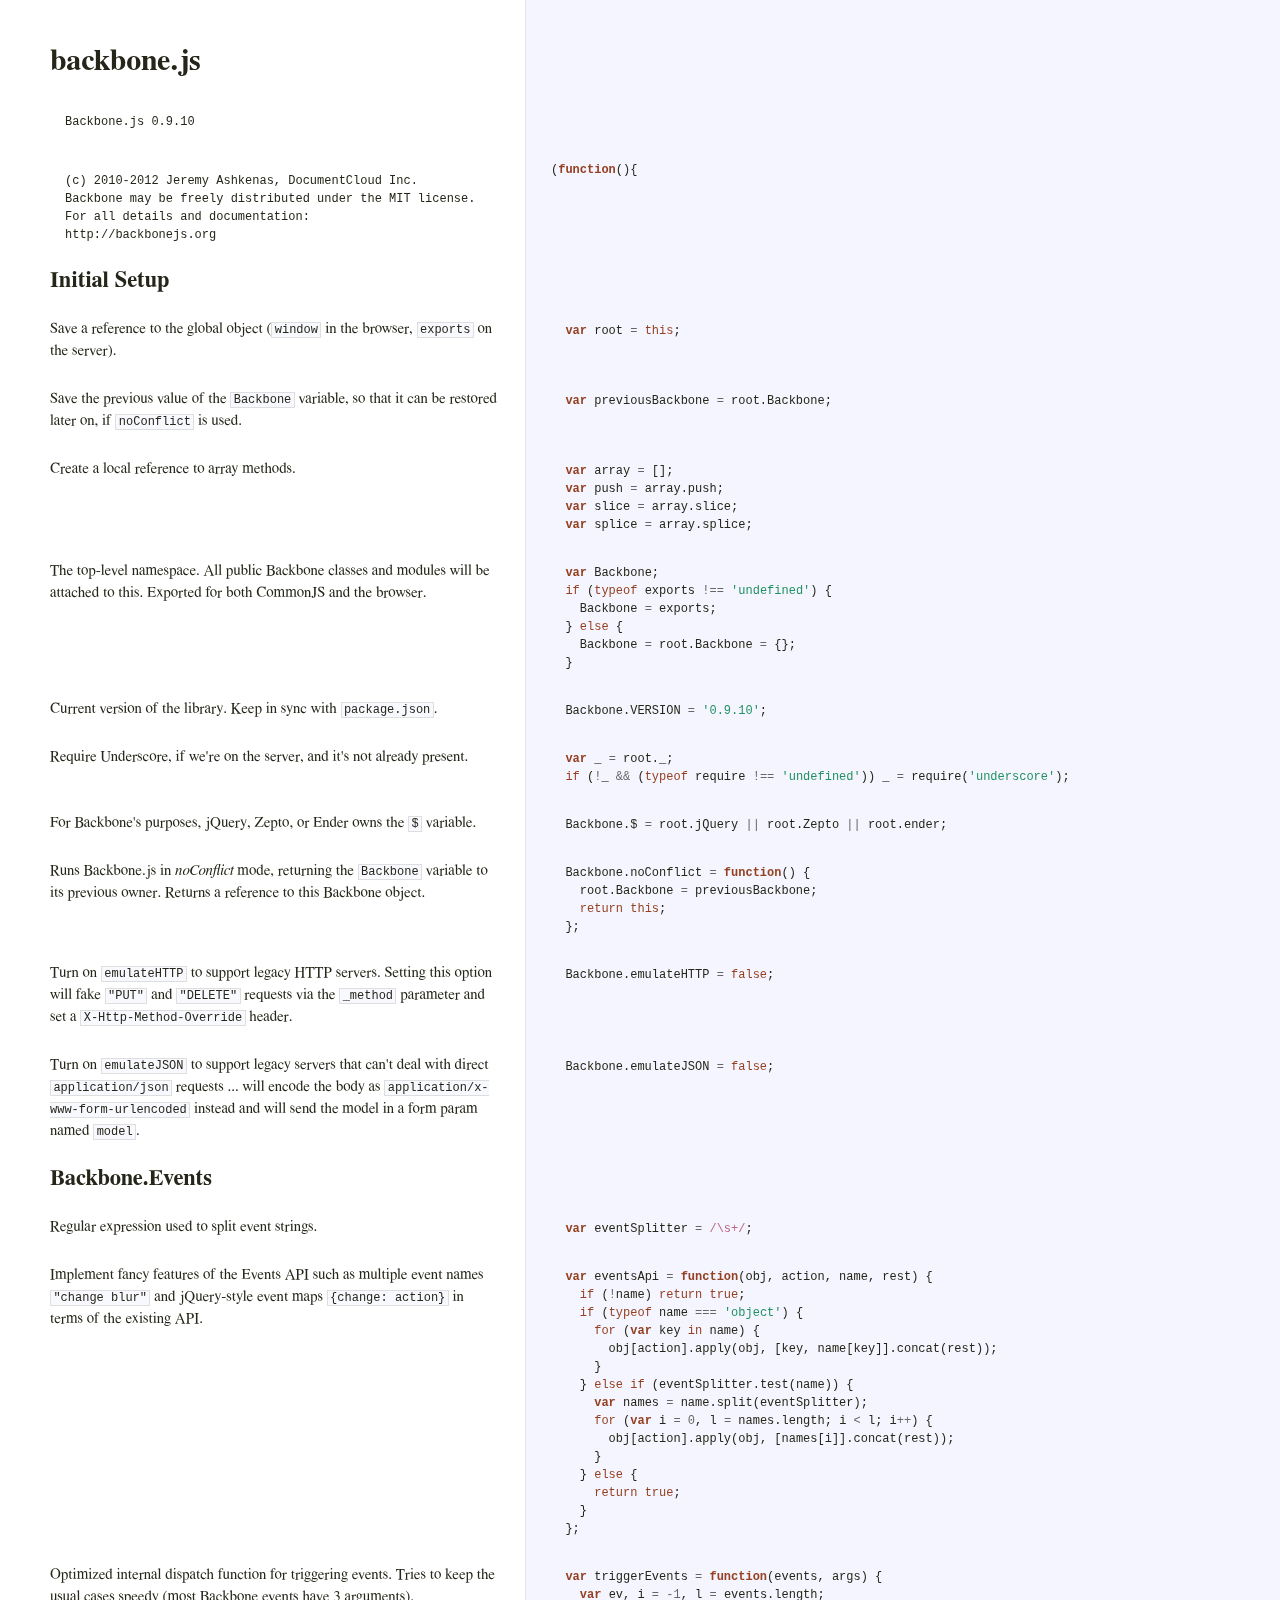
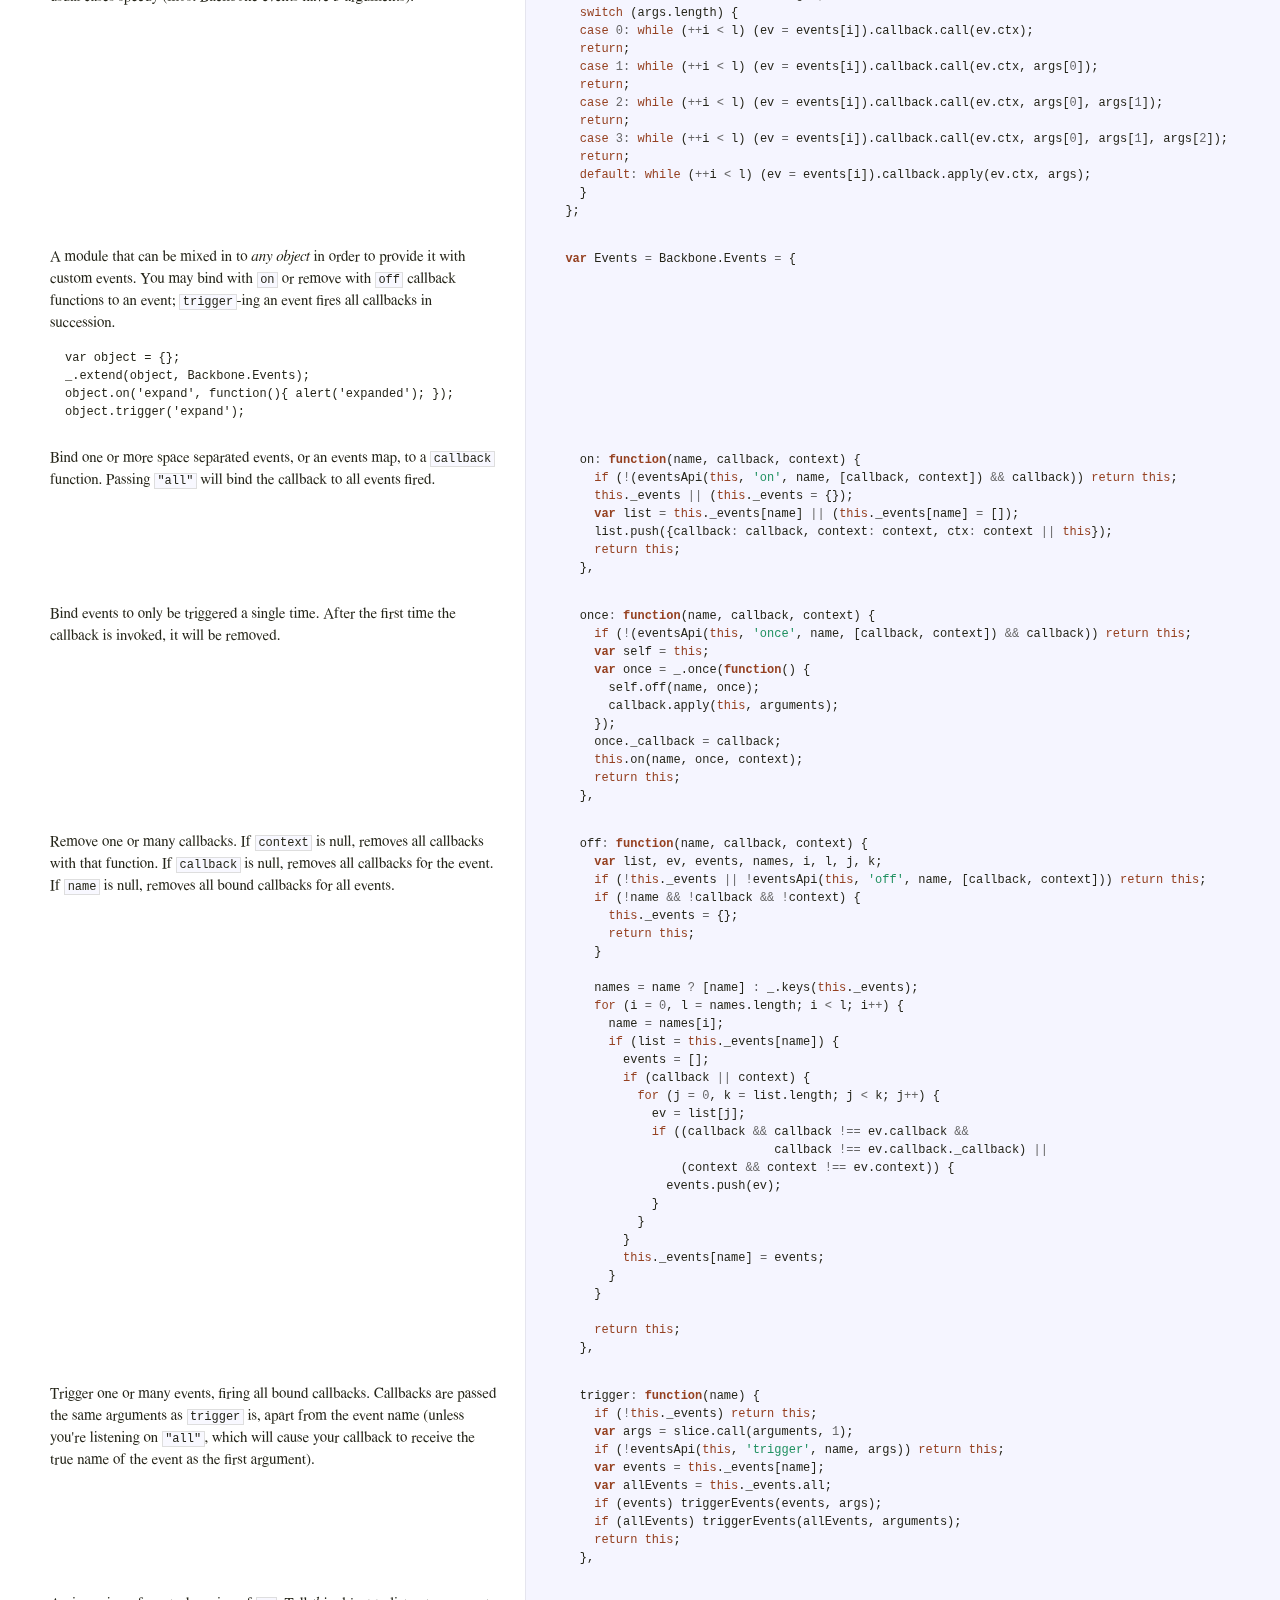
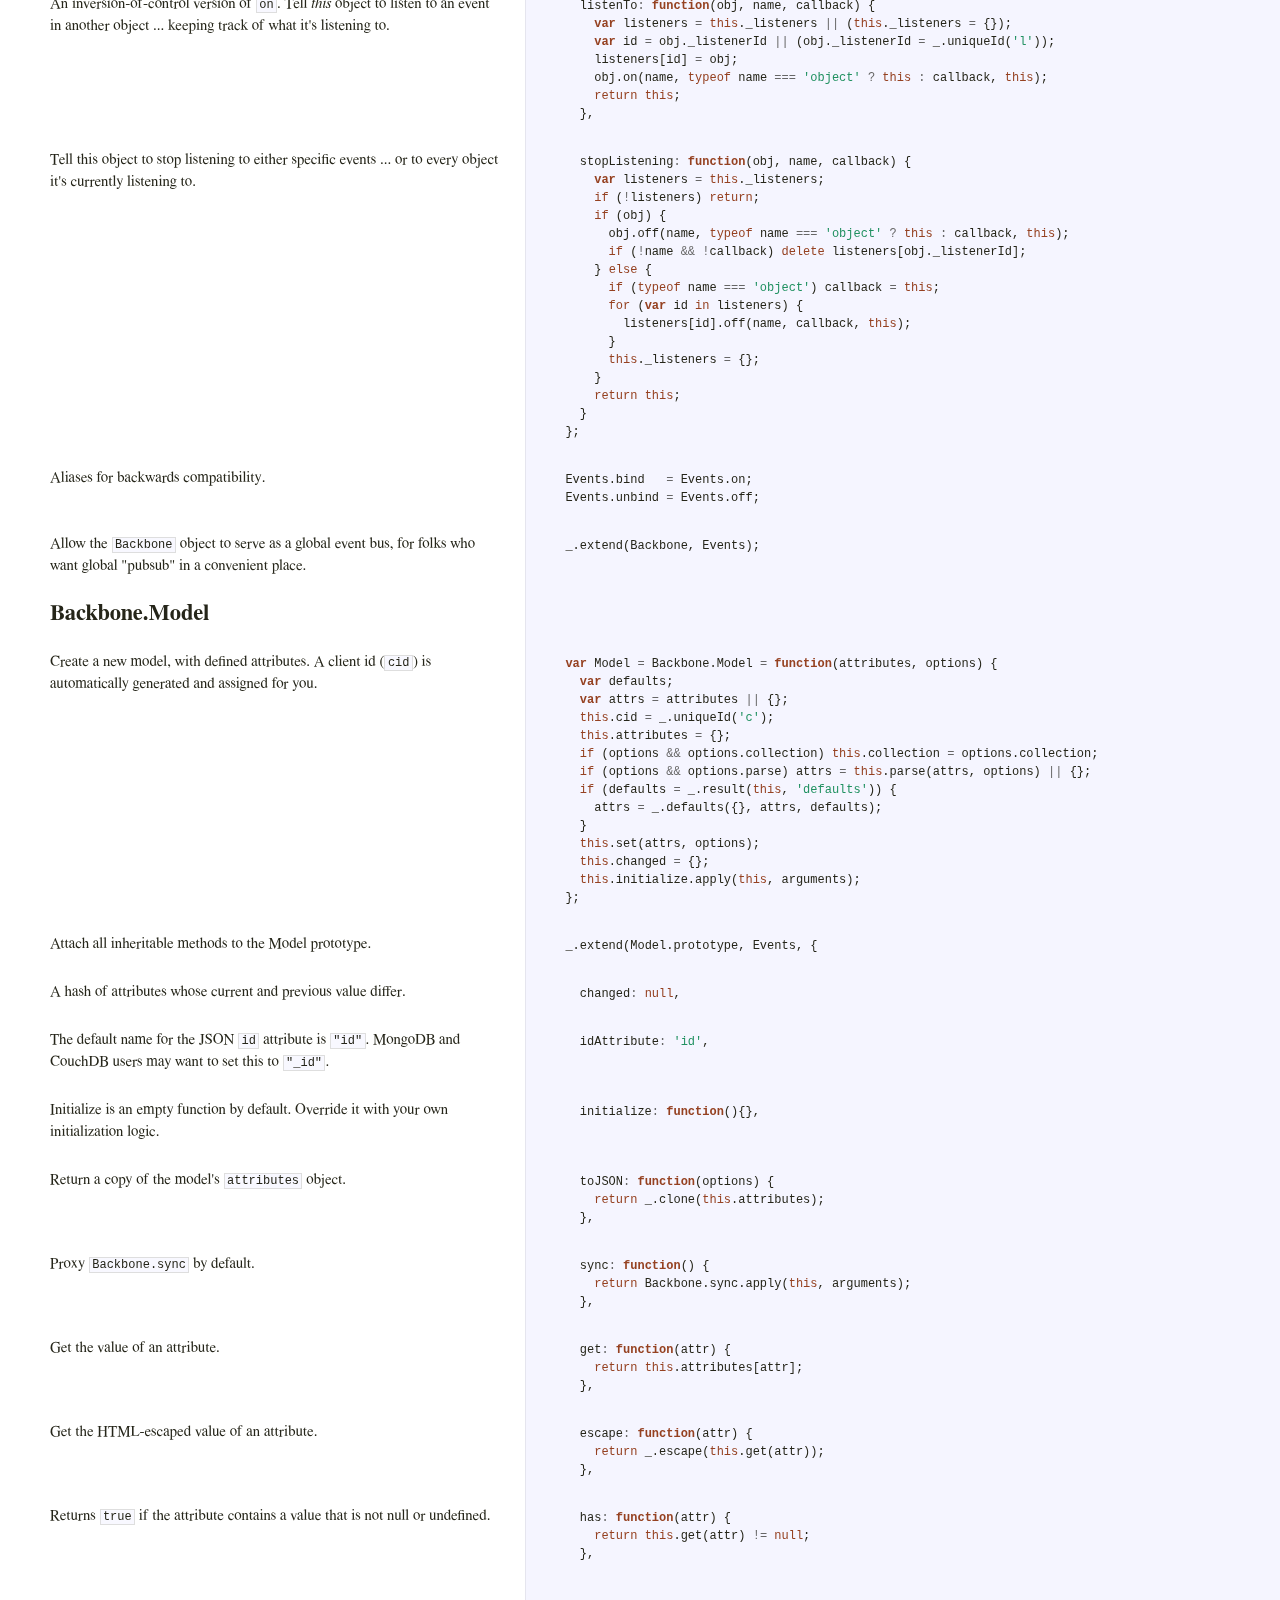
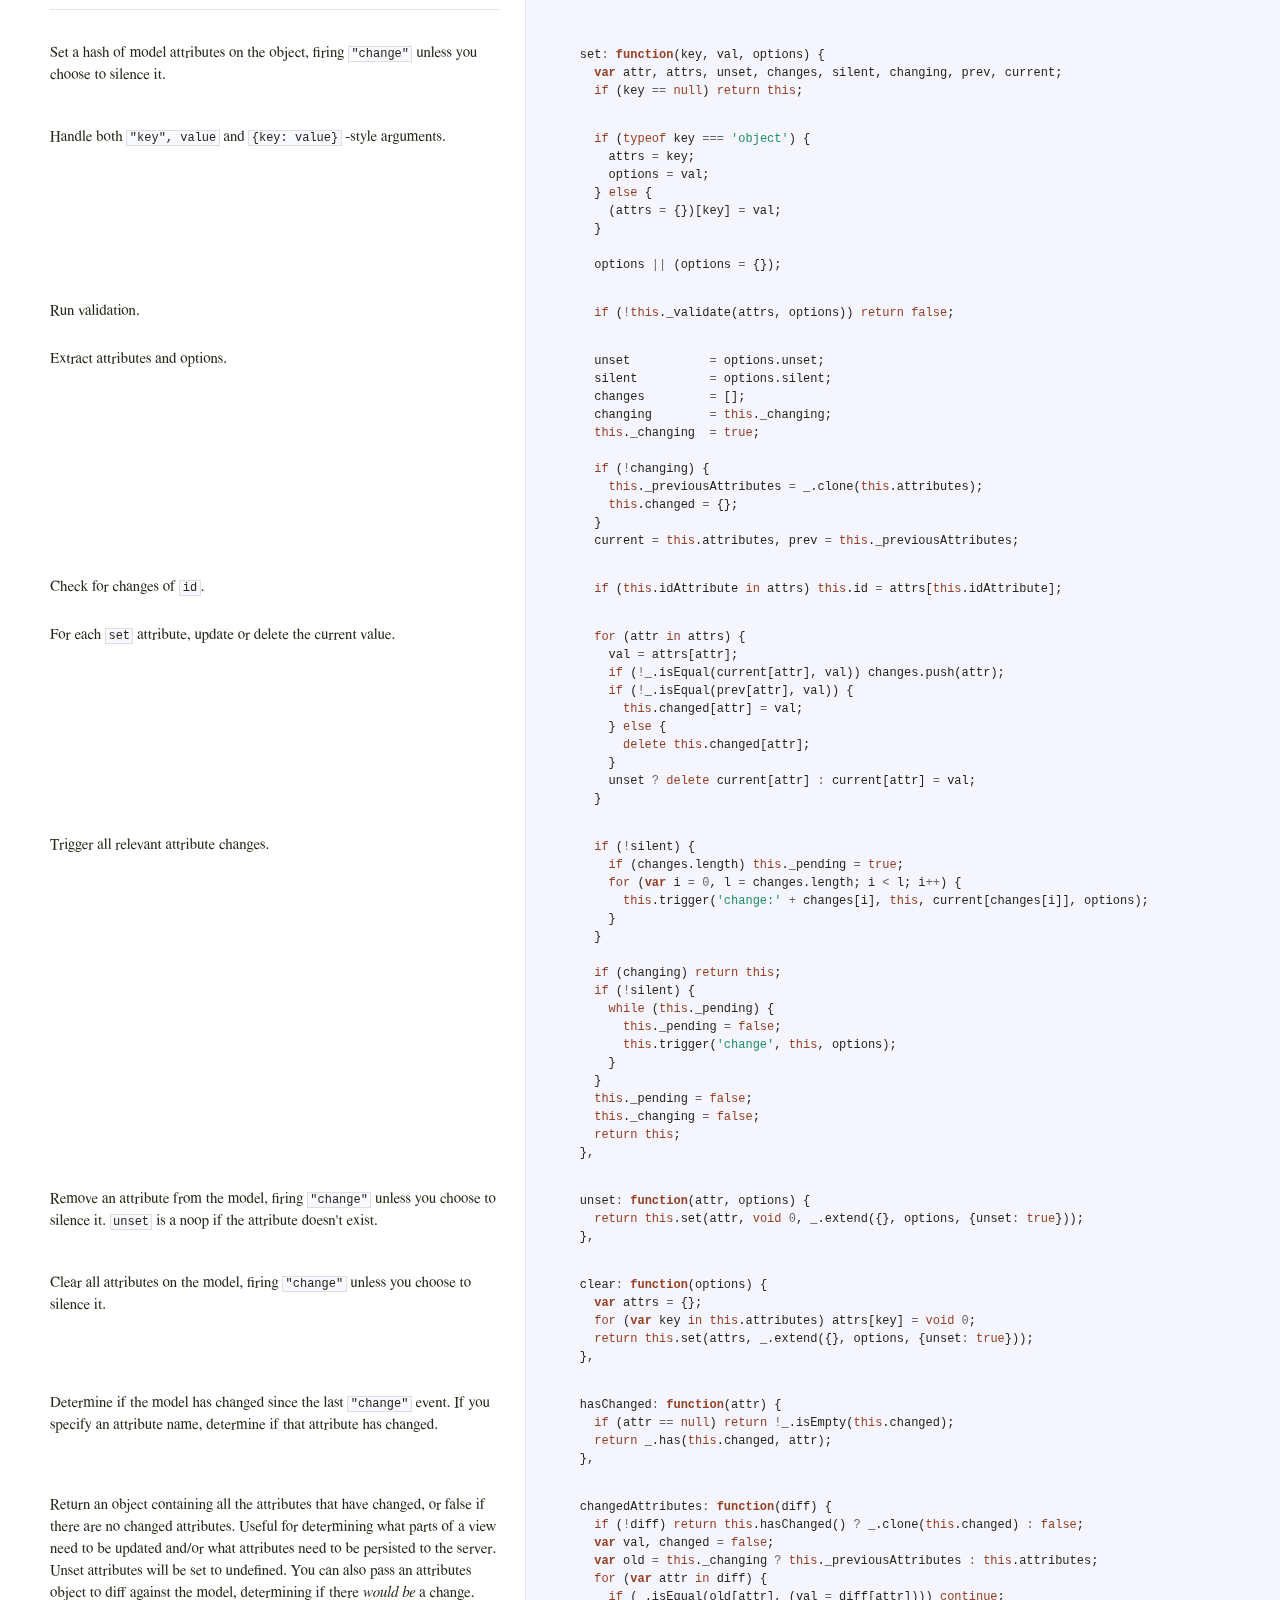
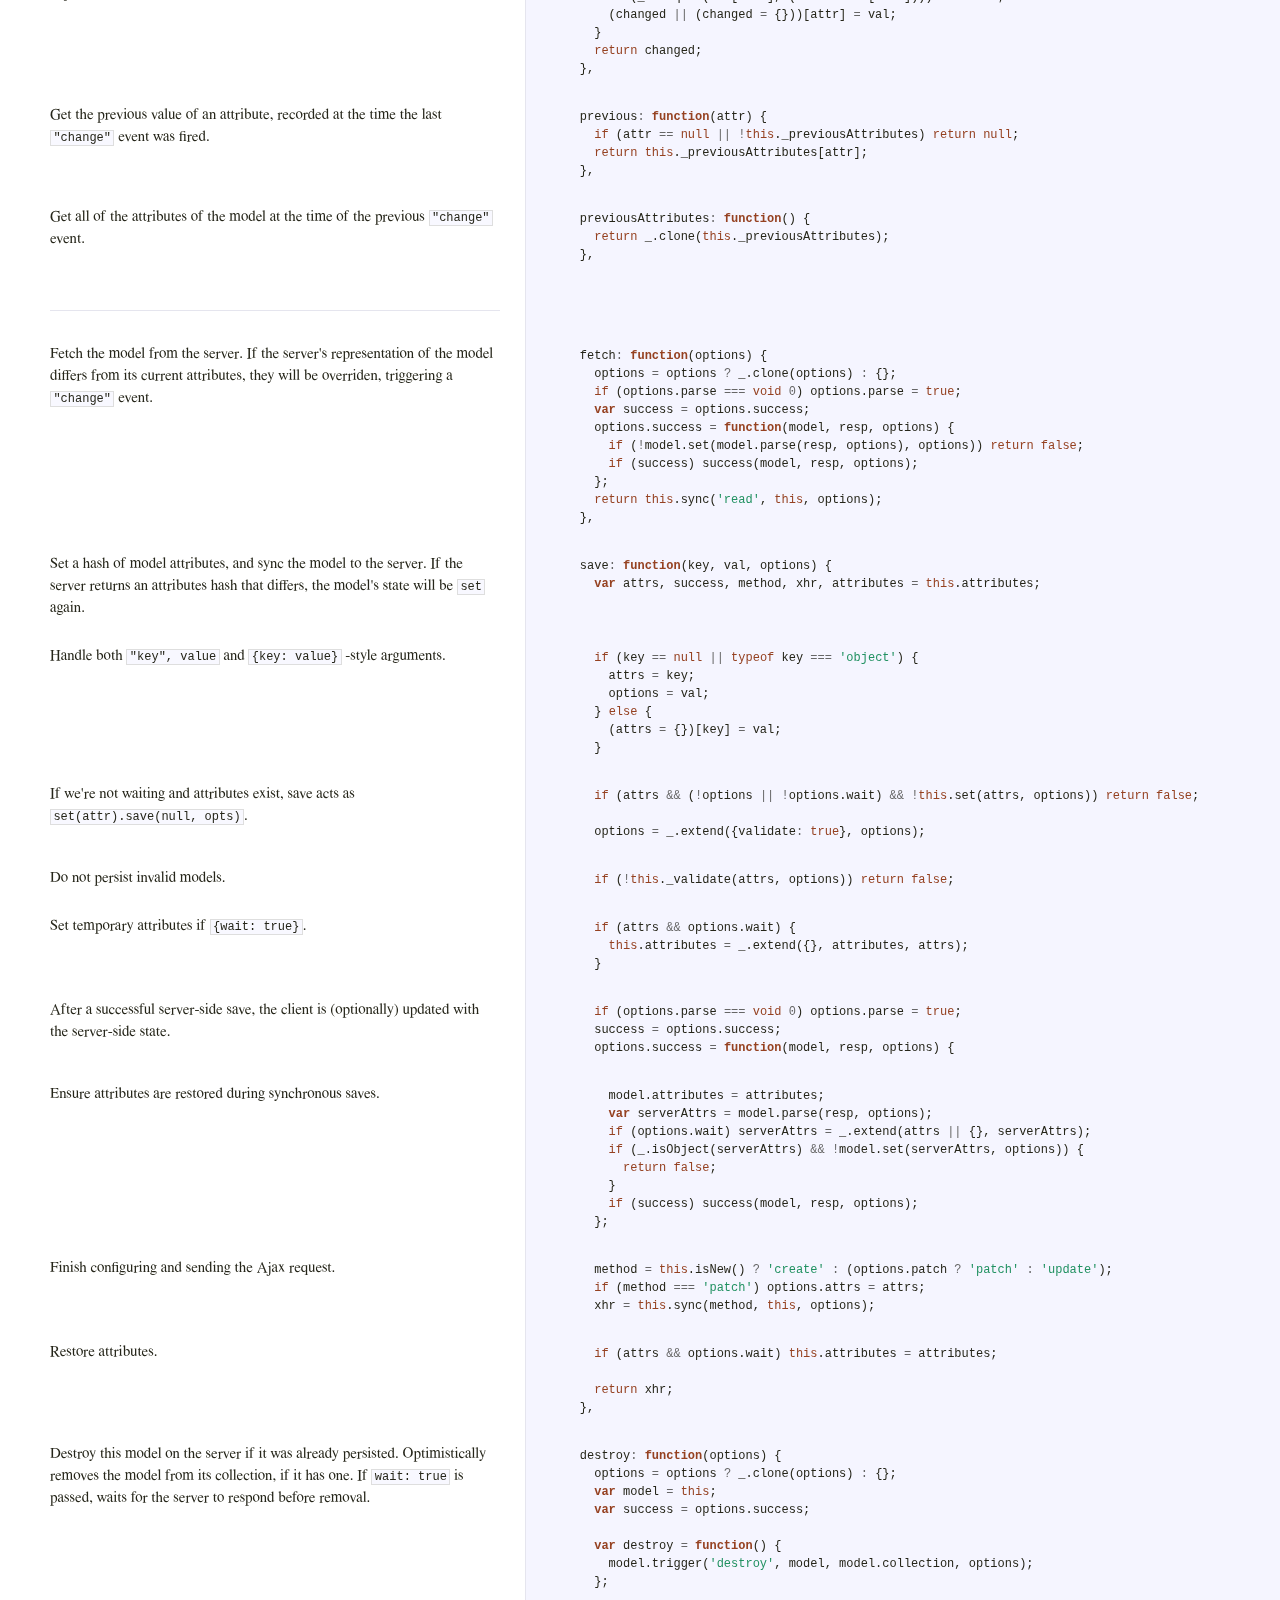
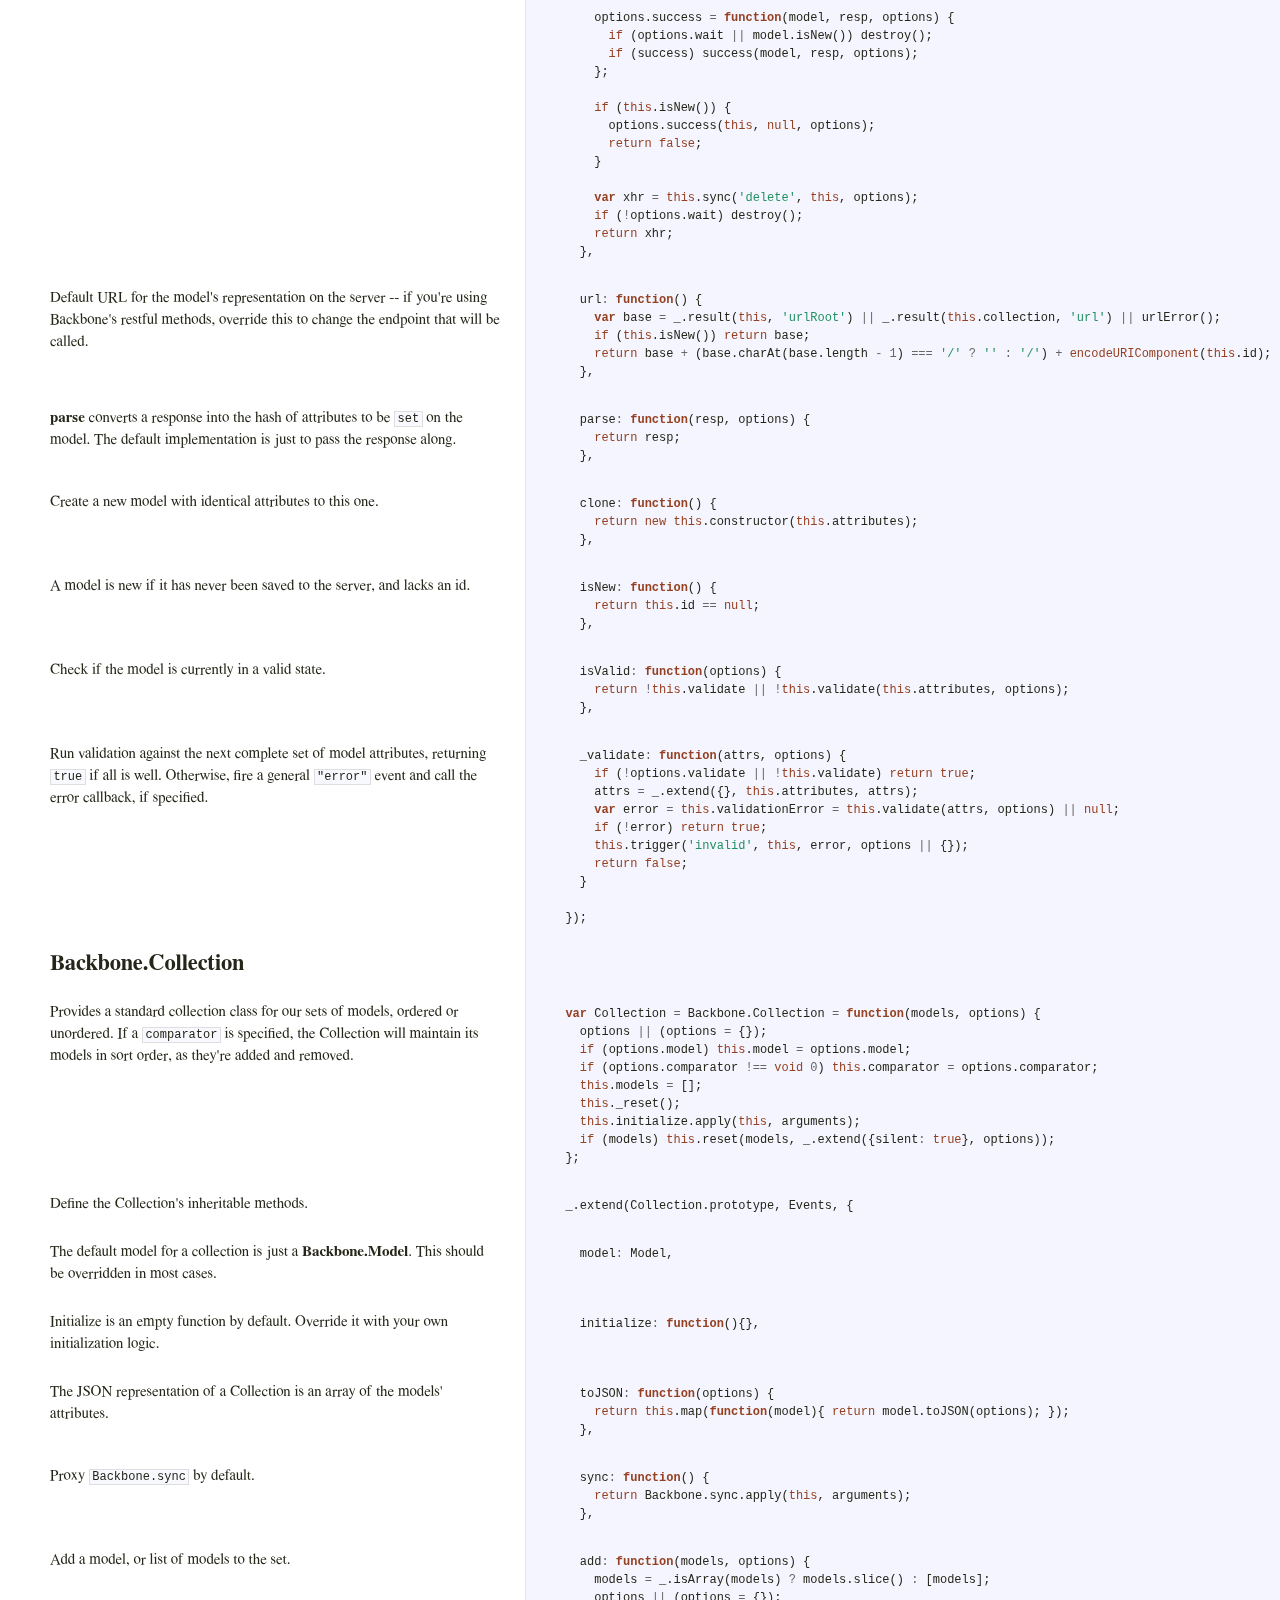
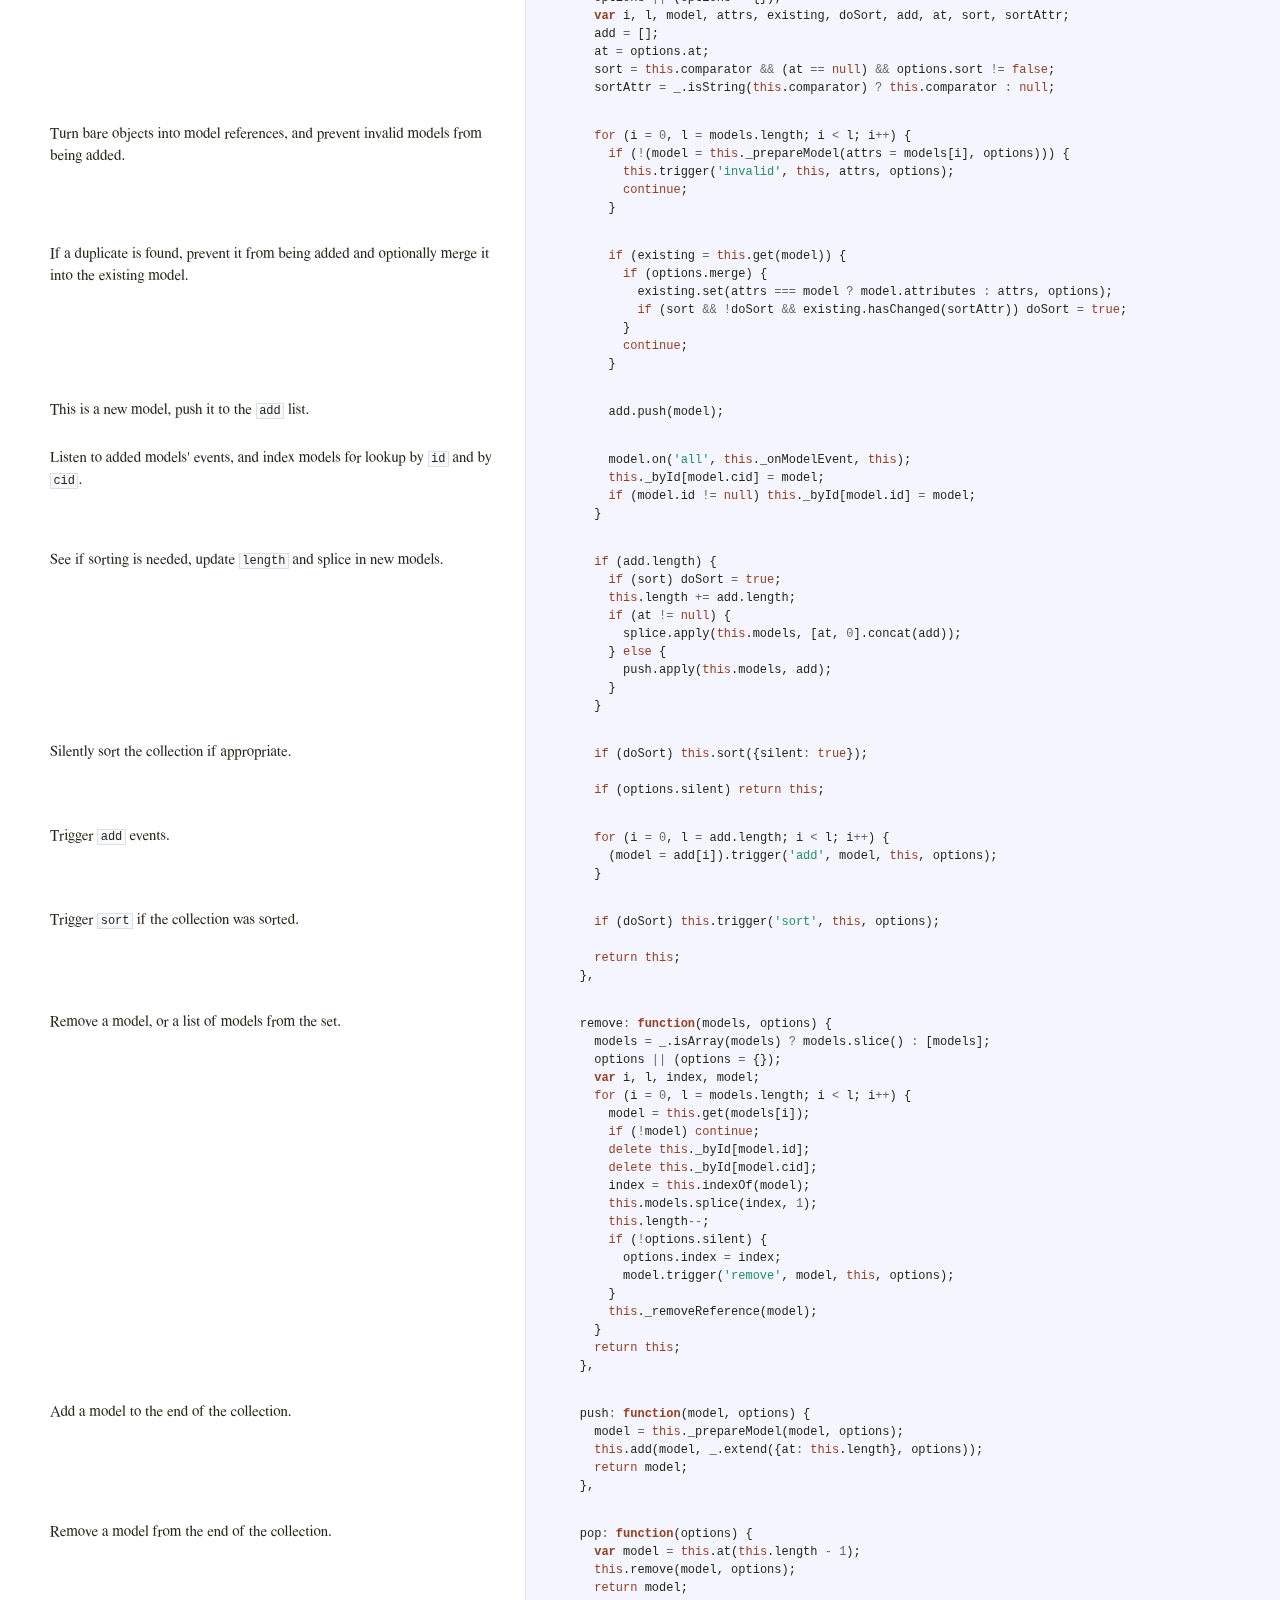
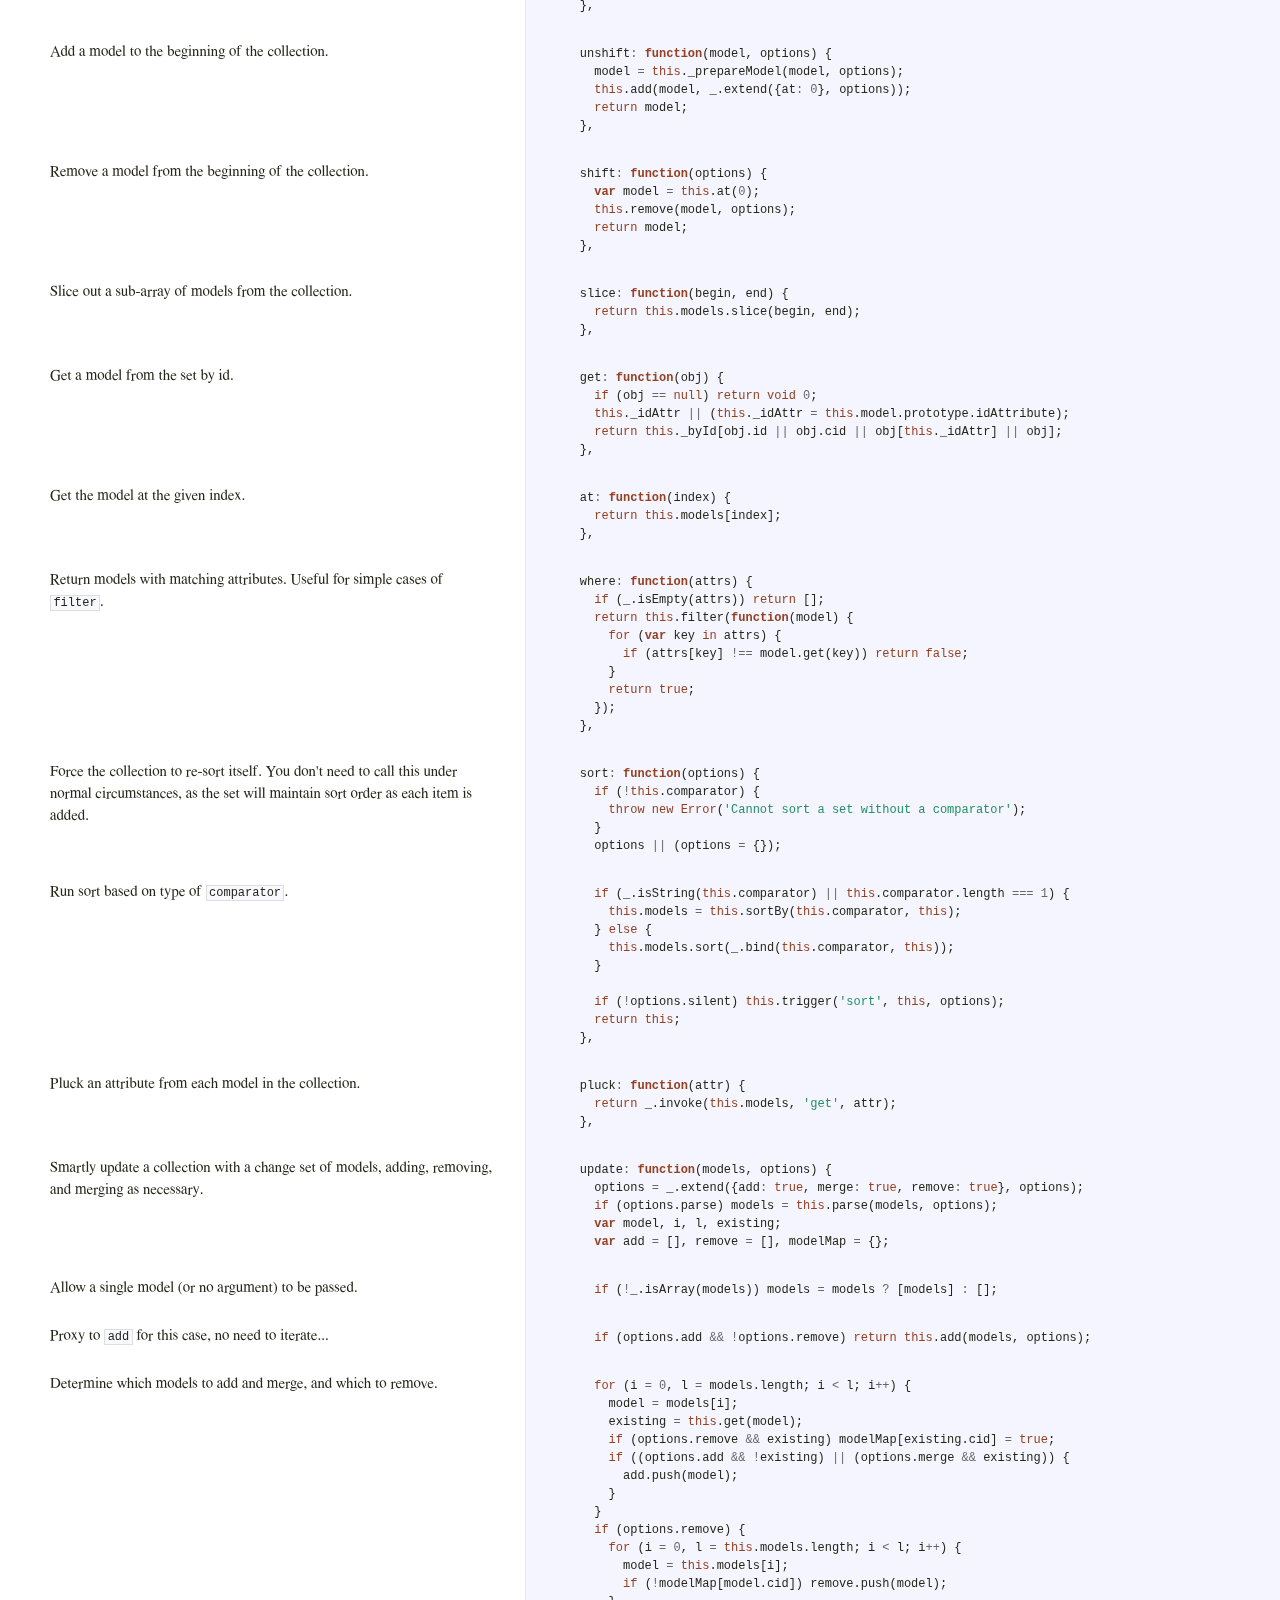
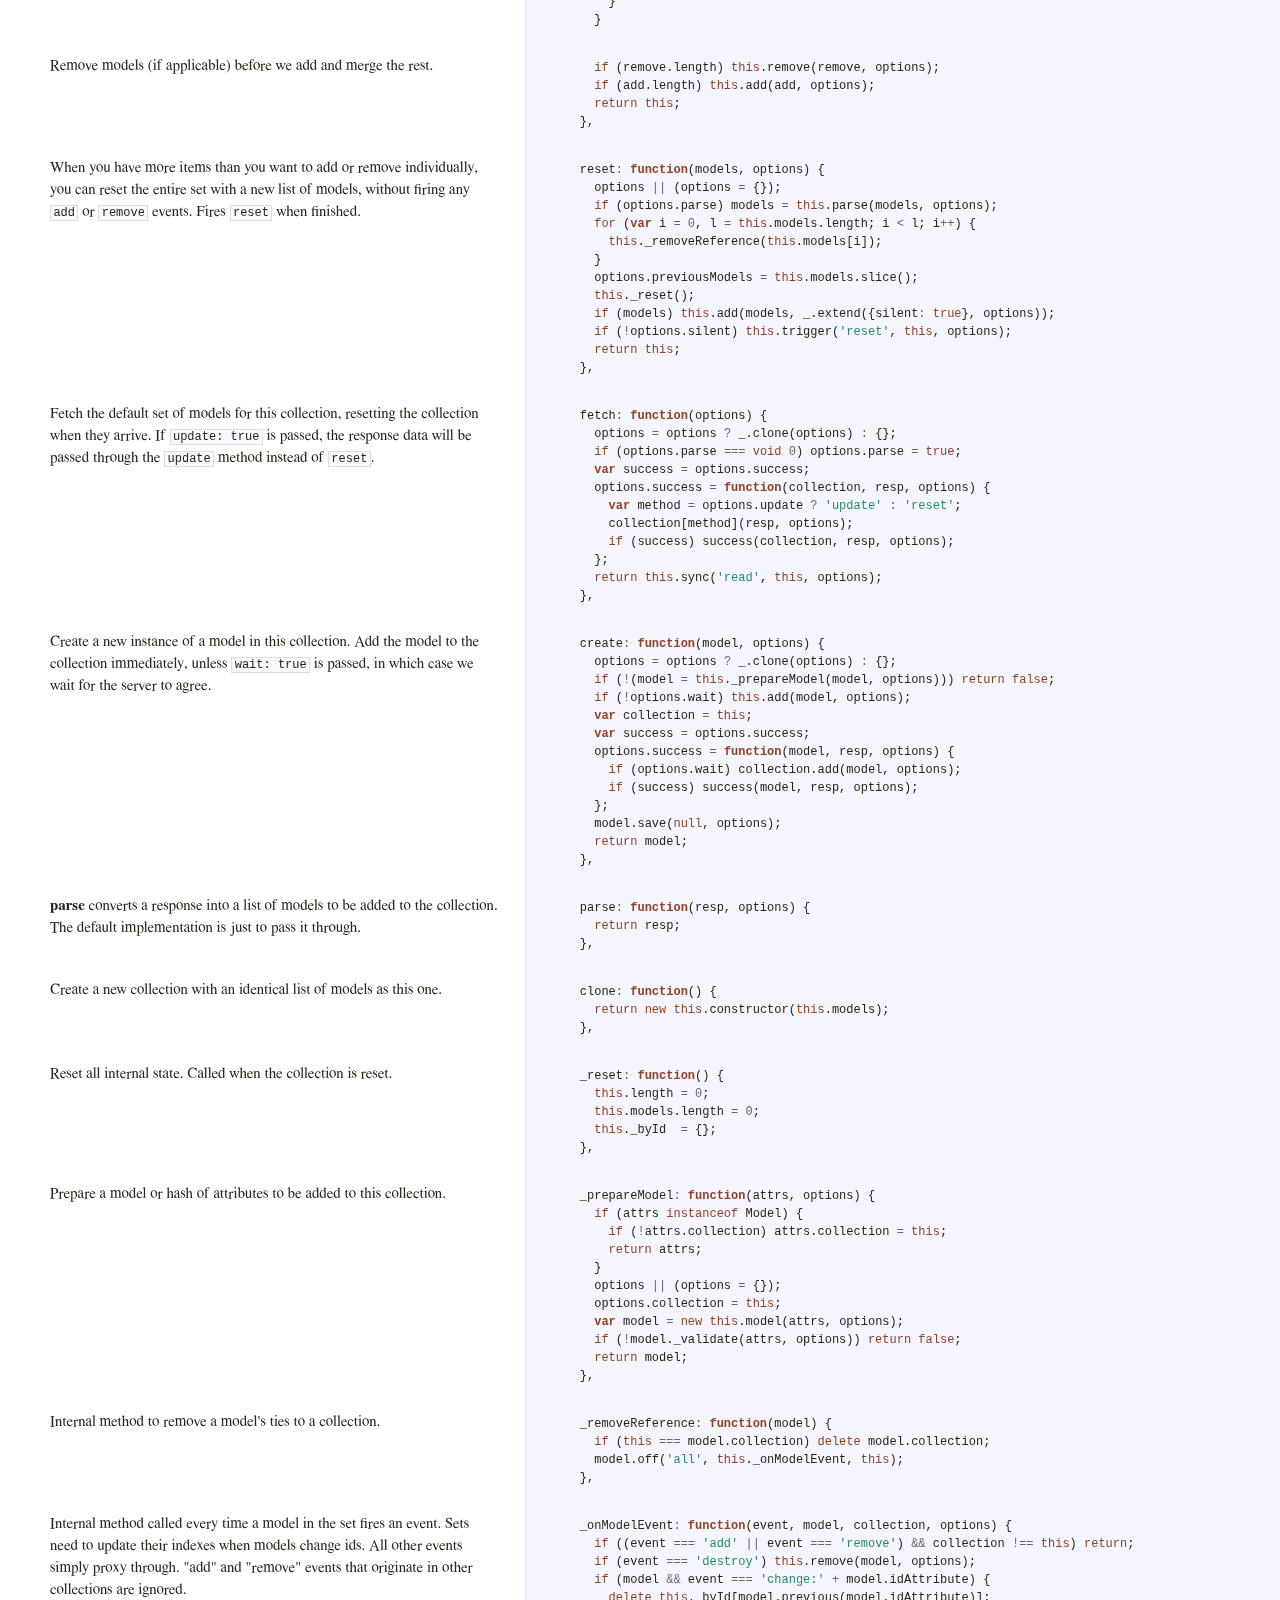
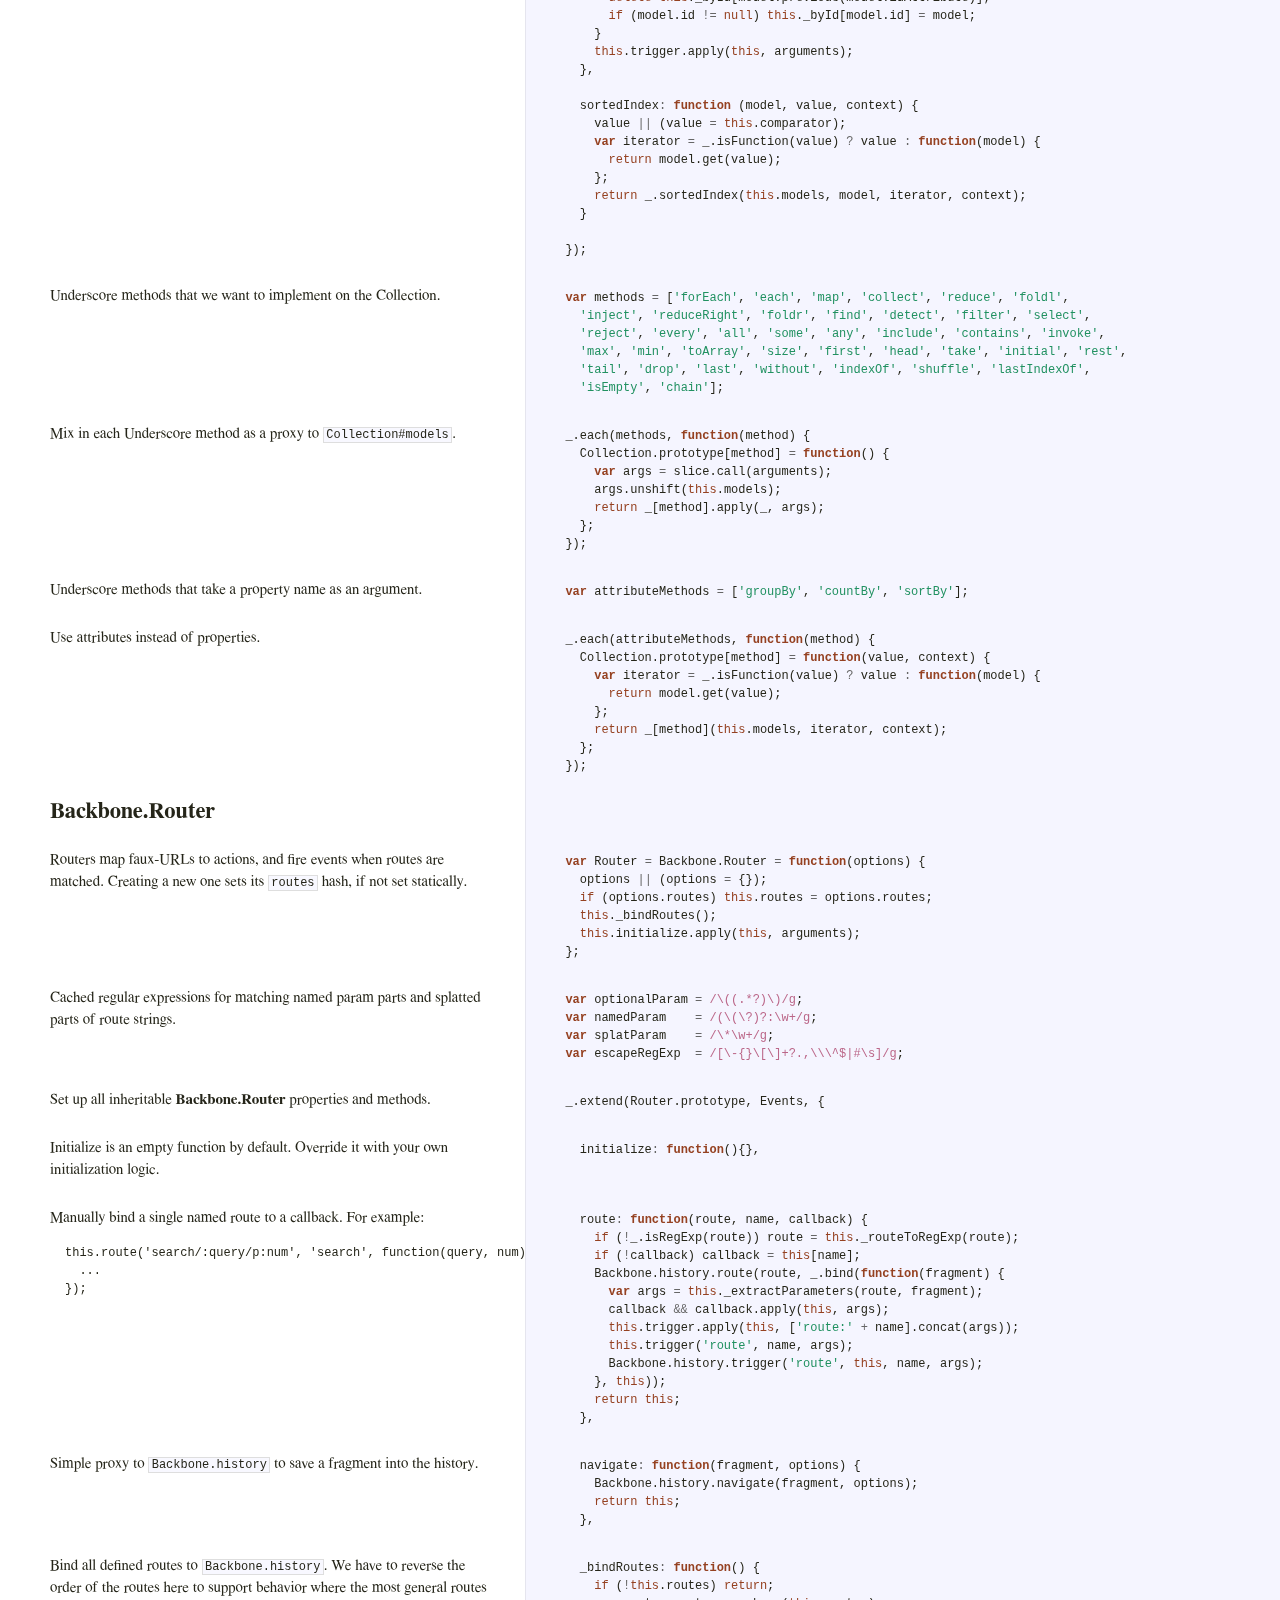
<file: backbone-master - errors/docs/backbone.html>
<!DOCTYPE html>  <html> <head>   <title>backbone.js</title>   <meta http-equiv="content-type" content="text/html; charset=UTF-8">   <link rel="stylesheet" media="all" href="docco.css" /> </head> <body>   <div id="container">     <div id="background"></div>          <table cellpadding="0" cellspacing="0">       <thead>         <tr>           <th class="docs">             <h1>               backbone.js             </h1>           </th>           <th class="code">           </th>         </tr>       </thead>       <tbody>                               <tr id="section-1">             <td class="docs">               <div class="pilwrap">                 <a class="pilcrow" href="#section-1">&#182;</a>               </div>               <pre><code>Backbone.js 0.9.10
</code></pre>             </td>             <td class="code">               <div class="highlight"><pre></pre></div>             </td>           </tr>                               <tr id="section-2">             <td class="docs">               <div class="pilwrap">                 <a class="pilcrow" href="#section-2">&#182;</a>               </div>               <pre><code>(c) 2010-2012 Jeremy Ashkenas, DocumentCloud Inc.
Backbone may be freely distributed under the MIT license.
For all details and documentation:
http://backbonejs.org
</code></pre>             </td>             <td class="code">               <div class="highlight"><pre><span class="p">(</span><span class="kd">function</span><span class="p">(){</span></pre></div>             </td>           </tr>                               <tr id="section-3">             <td class="docs">               <div class="pilwrap">                 <a class="pilcrow" href="#section-3">&#182;</a>               </div>               <h2>Initial Setup</h2>             </td>             <td class="code">               <div class="highlight"><pre></pre></div>             </td>           </tr>                               <tr id="section-4">             <td class="docs">               <div class="pilwrap">                 <a class="pilcrow" href="#section-4">&#182;</a>               </div>               <p>Save a reference to the global object (<code>window</code> in the browser, <code>exports</code>
on the server).</p>             </td>             <td class="code">               <div class="highlight"><pre>  <span class="kd">var</span> <span class="nx">root</span> <span class="o">=</span> <span class="k">this</span><span class="p">;</span></pre></div>             </td>           </tr>                               <tr id="section-5">             <td class="docs">               <div class="pilwrap">                 <a class="pilcrow" href="#section-5">&#182;</a>               </div>               <p>Save the previous value of the <code>Backbone</code> variable, so that it can be
restored later on, if <code>noConflict</code> is used.</p>             </td>             <td class="code">               <div class="highlight"><pre>  <span class="kd">var</span> <span class="nx">previousBackbone</span> <span class="o">=</span> <span class="nx">root</span><span class="p">.</span><span class="nx">Backbone</span><span class="p">;</span></pre></div>             </td>           </tr>                               <tr id="section-6">             <td class="docs">               <div class="pilwrap">                 <a class="pilcrow" href="#section-6">&#182;</a>               </div>               <p>Create a local reference to array methods.</p>             </td>             <td class="code">               <div class="highlight"><pre>  <span class="kd">var</span> <span class="nx">array</span> <span class="o">=</span> <span class="p">[];</span>
  <span class="kd">var</span> <span class="nx">push</span> <span class="o">=</span> <span class="nx">array</span><span class="p">.</span><span class="nx">push</span><span class="p">;</span>
  <span class="kd">var</span> <span class="nx">slice</span> <span class="o">=</span> <span class="nx">array</span><span class="p">.</span><span class="nx">slice</span><span class="p">;</span>
  <span class="kd">var</span> <span class="nx">splice</span> <span class="o">=</span> <span class="nx">array</span><span class="p">.</span><span class="nx">splice</span><span class="p">;</span></pre></div>             </td>           </tr>                               <tr id="section-7">             <td class="docs">               <div class="pilwrap">                 <a class="pilcrow" href="#section-7">&#182;</a>               </div>               <p>The top-level namespace. All public Backbone classes and modules will
be attached to this. Exported for both CommonJS and the browser.</p>             </td>             <td class="code">               <div class="highlight"><pre>  <span class="kd">var</span> <span class="nx">Backbone</span><span class="p">;</span>
  <span class="k">if</span> <span class="p">(</span><span class="k">typeof</span> <span class="nx">exports</span> <span class="o">!==</span> <span class="s1">&#39;undefined&#39;</span><span class="p">)</span> <span class="p">{</span>
    <span class="nx">Backbone</span> <span class="o">=</span> <span class="nx">exports</span><span class="p">;</span>
  <span class="p">}</span> <span class="k">else</span> <span class="p">{</span>
    <span class="nx">Backbone</span> <span class="o">=</span> <span class="nx">root</span><span class="p">.</span><span class="nx">Backbone</span> <span class="o">=</span> <span class="p">{};</span>
  <span class="p">}</span></pre></div>             </td>           </tr>                               <tr id="section-8">             <td class="docs">               <div class="pilwrap">                 <a class="pilcrow" href="#section-8">&#182;</a>               </div>               <p>Current version of the library. Keep in sync with <code>package.json</code>.</p>             </td>             <td class="code">               <div class="highlight"><pre>  <span class="nx">Backbone</span><span class="p">.</span><span class="nx">VERSION</span> <span class="o">=</span> <span class="s1">&#39;0.9.10&#39;</span><span class="p">;</span></pre></div>             </td>           </tr>                               <tr id="section-9">             <td class="docs">               <div class="pilwrap">                 <a class="pilcrow" href="#section-9">&#182;</a>               </div>               <p>Require Underscore, if we're on the server, and it's not already present.</p>             </td>             <td class="code">               <div class="highlight"><pre>  <span class="kd">var</span> <span class="nx">_</span> <span class="o">=</span> <span class="nx">root</span><span class="p">.</span><span class="nx">_</span><span class="p">;</span>
  <span class="k">if</span> <span class="p">(</span><span class="o">!</span><span class="nx">_</span> <span class="o">&amp;&amp;</span> <span class="p">(</span><span class="k">typeof</span> <span class="nx">require</span> <span class="o">!==</span> <span class="s1">&#39;undefined&#39;</span><span class="p">))</span> <span class="nx">_</span> <span class="o">=</span> <span class="nx">require</span><span class="p">(</span><span class="s1">&#39;underscore&#39;</span><span class="p">);</span></pre></div>             </td>           </tr>                               <tr id="section-10">             <td class="docs">               <div class="pilwrap">                 <a class="pilcrow" href="#section-10">&#182;</a>               </div>               <p>For Backbone's purposes, jQuery, Zepto, or Ender owns the <code>$</code> variable.</p>             </td>             <td class="code">               <div class="highlight"><pre>  <span class="nx">Backbone</span><span class="p">.</span><span class="nx">$</span> <span class="o">=</span> <span class="nx">root</span><span class="p">.</span><span class="nx">jQuery</span> <span class="o">||</span> <span class="nx">root</span><span class="p">.</span><span class="nx">Zepto</span> <span class="o">||</span> <span class="nx">root</span><span class="p">.</span><span class="nx">ender</span><span class="p">;</span></pre></div>             </td>           </tr>                               <tr id="section-11">             <td class="docs">               <div class="pilwrap">                 <a class="pilcrow" href="#section-11">&#182;</a>               </div>               <p>Runs Backbone.js in <em>noConflict</em> mode, returning the <code>Backbone</code> variable
to its previous owner. Returns a reference to this Backbone object.</p>             </td>             <td class="code">               <div class="highlight"><pre>  <span class="nx">Backbone</span><span class="p">.</span><span class="nx">noConflict</span> <span class="o">=</span> <span class="kd">function</span><span class="p">()</span> <span class="p">{</span>
    <span class="nx">root</span><span class="p">.</span><span class="nx">Backbone</span> <span class="o">=</span> <span class="nx">previousBackbone</span><span class="p">;</span>
    <span class="k">return</span> <span class="k">this</span><span class="p">;</span>
  <span class="p">};</span></pre></div>             </td>           </tr>                               <tr id="section-12">             <td class="docs">               <div class="pilwrap">                 <a class="pilcrow" href="#section-12">&#182;</a>               </div>               <p>Turn on <code>emulateHTTP</code> to support legacy HTTP servers. Setting this option
will fake <code>"PUT"</code> and <code>"DELETE"</code> requests via the <code>_method</code> parameter and
set a <code>X-Http-Method-Override</code> header.</p>             </td>             <td class="code">               <div class="highlight"><pre>  <span class="nx">Backbone</span><span class="p">.</span><span class="nx">emulateHTTP</span> <span class="o">=</span> <span class="kc">false</span><span class="p">;</span></pre></div>             </td>           </tr>                               <tr id="section-13">             <td class="docs">               <div class="pilwrap">                 <a class="pilcrow" href="#section-13">&#182;</a>               </div>               <p>Turn on <code>emulateJSON</code> to support legacy servers that can't deal with direct
<code>application/json</code> requests ... will encode the body as
<code>application/x-www-form-urlencoded</code> instead and will send the model in a
form param named <code>model</code>.</p>             </td>             <td class="code">               <div class="highlight"><pre>  <span class="nx">Backbone</span><span class="p">.</span><span class="nx">emulateJSON</span> <span class="o">=</span> <span class="kc">false</span><span class="p">;</span></pre></div>             </td>           </tr>                               <tr id="section-14">             <td class="docs">               <div class="pilwrap">                 <a class="pilcrow" href="#section-14">&#182;</a>               </div>               <h2>Backbone.Events</h2>             </td>             <td class="code">               <div class="highlight"><pre></pre></div>             </td>           </tr>                               <tr id="section-15">             <td class="docs">               <div class="pilwrap">                 <a class="pilcrow" href="#section-15">&#182;</a>               </div>               <p>Regular expression used to split event strings.</p>             </td>             <td class="code">               <div class="highlight"><pre>  <span class="kd">var</span> <span class="nx">eventSplitter</span> <span class="o">=</span> <span class="sr">/\s+/</span><span class="p">;</span></pre></div>             </td>           </tr>                               <tr id="section-16">             <td class="docs">               <div class="pilwrap">                 <a class="pilcrow" href="#section-16">&#182;</a>               </div>               <p>Implement fancy features of the Events API such as multiple event
names <code>"change blur"</code> and jQuery-style event maps <code>{change: action}</code>
in terms of the existing API.</p>             </td>             <td class="code">               <div class="highlight"><pre>  <span class="kd">var</span> <span class="nx">eventsApi</span> <span class="o">=</span> <span class="kd">function</span><span class="p">(</span><span class="nx">obj</span><span class="p">,</span> <span class="nx">action</span><span class="p">,</span> <span class="nx">name</span><span class="p">,</span> <span class="nx">rest</span><span class="p">)</span> <span class="p">{</span>
    <span class="k">if</span> <span class="p">(</span><span class="o">!</span><span class="nx">name</span><span class="p">)</span> <span class="k">return</span> <span class="kc">true</span><span class="p">;</span>
    <span class="k">if</span> <span class="p">(</span><span class="k">typeof</span> <span class="nx">name</span> <span class="o">===</span> <span class="s1">&#39;object&#39;</span><span class="p">)</span> <span class="p">{</span>
      <span class="k">for</span> <span class="p">(</span><span class="kd">var</span> <span class="nx">key</span> <span class="k">in</span> <span class="nx">name</span><span class="p">)</span> <span class="p">{</span>
        <span class="nx">obj</span><span class="p">[</span><span class="nx">action</span><span class="p">].</span><span class="nx">apply</span><span class="p">(</span><span class="nx">obj</span><span class="p">,</span> <span class="p">[</span><span class="nx">key</span><span class="p">,</span> <span class="nx">name</span><span class="p">[</span><span class="nx">key</span><span class="p">]].</span><span class="nx">concat</span><span class="p">(</span><span class="nx">rest</span><span class="p">));</span>
      <span class="p">}</span>
    <span class="p">}</span> <span class="k">else</span> <span class="k">if</span> <span class="p">(</span><span class="nx">eventSplitter</span><span class="p">.</span><span class="nx">test</span><span class="p">(</span><span class="nx">name</span><span class="p">))</span> <span class="p">{</span>
      <span class="kd">var</span> <span class="nx">names</span> <span class="o">=</span> <span class="nx">name</span><span class="p">.</span><span class="nx">split</span><span class="p">(</span><span class="nx">eventSplitter</span><span class="p">);</span>
      <span class="k">for</span> <span class="p">(</span><span class="kd">var</span> <span class="nx">i</span> <span class="o">=</span> <span class="mi">0</span><span class="p">,</span> <span class="nx">l</span> <span class="o">=</span> <span class="nx">names</span><span class="p">.</span><span class="nx">length</span><span class="p">;</span> <span class="nx">i</span> <span class="o">&lt;</span> <span class="nx">l</span><span class="p">;</span> <span class="nx">i</span><span class="o">++</span><span class="p">)</span> <span class="p">{</span>
        <span class="nx">obj</span><span class="p">[</span><span class="nx">action</span><span class="p">].</span><span class="nx">apply</span><span class="p">(</span><span class="nx">obj</span><span class="p">,</span> <span class="p">[</span><span class="nx">names</span><span class="p">[</span><span class="nx">i</span><span class="p">]].</span><span class="nx">concat</span><span class="p">(</span><span class="nx">rest</span><span class="p">));</span>
      <span class="p">}</span>
    <span class="p">}</span> <span class="k">else</span> <span class="p">{</span>
      <span class="k">return</span> <span class="kc">true</span><span class="p">;</span>
    <span class="p">}</span>
  <span class="p">};</span></pre></div>             </td>           </tr>                               <tr id="section-17">             <td class="docs">               <div class="pilwrap">                 <a class="pilcrow" href="#section-17">&#182;</a>               </div>               <p>Optimized internal dispatch function for triggering events. Tries to
keep the usual cases speedy (most Backbone events have 3 arguments).</p>             </td>             <td class="code">               <div class="highlight"><pre>  <span class="kd">var</span> <span class="nx">triggerEvents</span> <span class="o">=</span> <span class="kd">function</span><span class="p">(</span><span class="nx">events</span><span class="p">,</span> <span class="nx">args</span><span class="p">)</span> <span class="p">{</span>
    <span class="kd">var</span> <span class="nx">ev</span><span class="p">,</span> <span class="nx">i</span> <span class="o">=</span> <span class="o">-</span><span class="mi">1</span><span class="p">,</span> <span class="nx">l</span> <span class="o">=</span> <span class="nx">events</span><span class="p">.</span><span class="nx">length</span><span class="p">;</span>
    <span class="k">switch</span> <span class="p">(</span><span class="nx">args</span><span class="p">.</span><span class="nx">length</span><span class="p">)</span> <span class="p">{</span>
    <span class="k">case</span> <span class="mi">0</span><span class="o">:</span> <span class="k">while</span> <span class="p">(</span><span class="o">++</span><span class="nx">i</span> <span class="o">&lt;</span> <span class="nx">l</span><span class="p">)</span> <span class="p">(</span><span class="nx">ev</span> <span class="o">=</span> <span class="nx">events</span><span class="p">[</span><span class="nx">i</span><span class="p">]).</span><span class="nx">callback</span><span class="p">.</span><span class="nx">call</span><span class="p">(</span><span class="nx">ev</span><span class="p">.</span><span class="nx">ctx</span><span class="p">);</span>
    <span class="k">return</span><span class="p">;</span>
    <span class="k">case</span> <span class="mi">1</span><span class="o">:</span> <span class="k">while</span> <span class="p">(</span><span class="o">++</span><span class="nx">i</span> <span class="o">&lt;</span> <span class="nx">l</span><span class="p">)</span> <span class="p">(</span><span class="nx">ev</span> <span class="o">=</span> <span class="nx">events</span><span class="p">[</span><span class="nx">i</span><span class="p">]).</span><span class="nx">callback</span><span class="p">.</span><span class="nx">call</span><span class="p">(</span><span class="nx">ev</span><span class="p">.</span><span class="nx">ctx</span><span class="p">,</span> <span class="nx">args</span><span class="p">[</span><span class="mi">0</span><span class="p">]);</span>
    <span class="k">return</span><span class="p">;</span>
    <span class="k">case</span> <span class="mi">2</span><span class="o">:</span> <span class="k">while</span> <span class="p">(</span><span class="o">++</span><span class="nx">i</span> <span class="o">&lt;</span> <span class="nx">l</span><span class="p">)</span> <span class="p">(</span><span class="nx">ev</span> <span class="o">=</span> <span class="nx">events</span><span class="p">[</span><span class="nx">i</span><span class="p">]).</span><span class="nx">callback</span><span class="p">.</span><span class="nx">call</span><span class="p">(</span><span class="nx">ev</span><span class="p">.</span><span class="nx">ctx</span><span class="p">,</span> <span class="nx">args</span><span class="p">[</span><span class="mi">0</span><span class="p">],</span> <span class="nx">args</span><span class="p">[</span><span class="mi">1</span><span class="p">]);</span>
    <span class="k">return</span><span class="p">;</span>
    <span class="k">case</span> <span class="mi">3</span><span class="o">:</span> <span class="k">while</span> <span class="p">(</span><span class="o">++</span><span class="nx">i</span> <span class="o">&lt;</span> <span class="nx">l</span><span class="p">)</span> <span class="p">(</span><span class="nx">ev</span> <span class="o">=</span> <span class="nx">events</span><span class="p">[</span><span class="nx">i</span><span class="p">]).</span><span class="nx">callback</span><span class="p">.</span><span class="nx">call</span><span class="p">(</span><span class="nx">ev</span><span class="p">.</span><span class="nx">ctx</span><span class="p">,</span> <span class="nx">args</span><span class="p">[</span><span class="mi">0</span><span class="p">],</span> <span class="nx">args</span><span class="p">[</span><span class="mi">1</span><span class="p">],</span> <span class="nx">args</span><span class="p">[</span><span class="mi">2</span><span class="p">]);</span>
    <span class="k">return</span><span class="p">;</span>
    <span class="k">default</span><span class="o">:</span> <span class="k">while</span> <span class="p">(</span><span class="o">++</span><span class="nx">i</span> <span class="o">&lt;</span> <span class="nx">l</span><span class="p">)</span> <span class="p">(</span><span class="nx">ev</span> <span class="o">=</span> <span class="nx">events</span><span class="p">[</span><span class="nx">i</span><span class="p">]).</span><span class="nx">callback</span><span class="p">.</span><span class="nx">apply</span><span class="p">(</span><span class="nx">ev</span><span class="p">.</span><span class="nx">ctx</span><span class="p">,</span> <span class="nx">args</span><span class="p">);</span>
    <span class="p">}</span>
  <span class="p">};</span></pre></div>             </td>           </tr>                               <tr id="section-18">             <td class="docs">               <div class="pilwrap">                 <a class="pilcrow" href="#section-18">&#182;</a>               </div>               <p>A module that can be mixed in to <em>any object</em> in order to provide it with
custom events. You may bind with <code>on</code> or remove with <code>off</code> callback
functions to an event; <code>trigger</code>-ing an event fires all callbacks in
succession.</p>

<pre><code>var object = {};
_.extend(object, Backbone.Events);
object.on('expand', function(){ alert('expanded'); });
object.trigger('expand');
</code></pre>             </td>             <td class="code">               <div class="highlight"><pre>  <span class="kd">var</span> <span class="nx">Events</span> <span class="o">=</span> <span class="nx">Backbone</span><span class="p">.</span><span class="nx">Events</span> <span class="o">=</span> <span class="p">{</span></pre></div>             </td>           </tr>                               <tr id="section-19">             <td class="docs">               <div class="pilwrap">                 <a class="pilcrow" href="#section-19">&#182;</a>               </div>               <p>Bind one or more space separated events, or an events map,
to a <code>callback</code> function. Passing <code>"all"</code> will bind the callback to
all events fired.</p>             </td>             <td class="code">               <div class="highlight"><pre>    <span class="nx">on</span><span class="o">:</span> <span class="kd">function</span><span class="p">(</span><span class="nx">name</span><span class="p">,</span> <span class="nx">callback</span><span class="p">,</span> <span class="nx">context</span><span class="p">)</span> <span class="p">{</span>
      <span class="k">if</span> <span class="p">(</span><span class="o">!</span><span class="p">(</span><span class="nx">eventsApi</span><span class="p">(</span><span class="k">this</span><span class="p">,</span> <span class="s1">&#39;on&#39;</span><span class="p">,</span> <span class="nx">name</span><span class="p">,</span> <span class="p">[</span><span class="nx">callback</span><span class="p">,</span> <span class="nx">context</span><span class="p">])</span> <span class="o">&amp;&amp;</span> <span class="nx">callback</span><span class="p">))</span> <span class="k">return</span> <span class="k">this</span><span class="p">;</span>
      <span class="k">this</span><span class="p">.</span><span class="nx">_events</span> <span class="o">||</span> <span class="p">(</span><span class="k">this</span><span class="p">.</span><span class="nx">_events</span> <span class="o">=</span> <span class="p">{});</span>
      <span class="kd">var</span> <span class="nx">list</span> <span class="o">=</span> <span class="k">this</span><span class="p">.</span><span class="nx">_events</span><span class="p">[</span><span class="nx">name</span><span class="p">]</span> <span class="o">||</span> <span class="p">(</span><span class="k">this</span><span class="p">.</span><span class="nx">_events</span><span class="p">[</span><span class="nx">name</span><span class="p">]</span> <span class="o">=</span> <span class="p">[]);</span>
      <span class="nx">list</span><span class="p">.</span><span class="nx">push</span><span class="p">({</span><span class="nx">callback</span><span class="o">:</span> <span class="nx">callback</span><span class="p">,</span> <span class="nx">context</span><span class="o">:</span> <span class="nx">context</span><span class="p">,</span> <span class="nx">ctx</span><span class="o">:</span> <span class="nx">context</span> <span class="o">||</span> <span class="k">this</span><span class="p">});</span>
      <span class="k">return</span> <span class="k">this</span><span class="p">;</span>
    <span class="p">},</span></pre></div>             </td>           </tr>                               <tr id="section-20">             <td class="docs">               <div class="pilwrap">                 <a class="pilcrow" href="#section-20">&#182;</a>               </div>               <p>Bind events to only be triggered a single time. After the first time
the callback is invoked, it will be removed.</p>             </td>             <td class="code">               <div class="highlight"><pre>    <span class="nx">once</span><span class="o">:</span> <span class="kd">function</span><span class="p">(</span><span class="nx">name</span><span class="p">,</span> <span class="nx">callback</span><span class="p">,</span> <span class="nx">context</span><span class="p">)</span> <span class="p">{</span>
      <span class="k">if</span> <span class="p">(</span><span class="o">!</span><span class="p">(</span><span class="nx">eventsApi</span><span class="p">(</span><span class="k">this</span><span class="p">,</span> <span class="s1">&#39;once&#39;</span><span class="p">,</span> <span class="nx">name</span><span class="p">,</span> <span class="p">[</span><span class="nx">callback</span><span class="p">,</span> <span class="nx">context</span><span class="p">])</span> <span class="o">&amp;&amp;</span> <span class="nx">callback</span><span class="p">))</span> <span class="k">return</span> <span class="k">this</span><span class="p">;</span>
      <span class="kd">var</span> <span class="nx">self</span> <span class="o">=</span> <span class="k">this</span><span class="p">;</span>
      <span class="kd">var</span> <span class="nx">once</span> <span class="o">=</span> <span class="nx">_</span><span class="p">.</span><span class="nx">once</span><span class="p">(</span><span class="kd">function</span><span class="p">()</span> <span class="p">{</span>
        <span class="nx">self</span><span class="p">.</span><span class="nx">off</span><span class="p">(</span><span class="nx">name</span><span class="p">,</span> <span class="nx">once</span><span class="p">);</span>
        <span class="nx">callback</span><span class="p">.</span><span class="nx">apply</span><span class="p">(</span><span class="k">this</span><span class="p">,</span> <span class="nx">arguments</span><span class="p">);</span>
      <span class="p">});</span>
      <span class="nx">once</span><span class="p">.</span><span class="nx">_callback</span> <span class="o">=</span> <span class="nx">callback</span><span class="p">;</span>
      <span class="k">this</span><span class="p">.</span><span class="nx">on</span><span class="p">(</span><span class="nx">name</span><span class="p">,</span> <span class="nx">once</span><span class="p">,</span> <span class="nx">context</span><span class="p">);</span>
      <span class="k">return</span> <span class="k">this</span><span class="p">;</span>
    <span class="p">},</span></pre></div>             </td>           </tr>                               <tr id="section-21">             <td class="docs">               <div class="pilwrap">                 <a class="pilcrow" href="#section-21">&#182;</a>               </div>               <p>Remove one or many callbacks. If <code>context</code> is null, removes all
callbacks with that function. If <code>callback</code> is null, removes all
callbacks for the event. If <code>name</code> is null, removes all bound
callbacks for all events.</p>             </td>             <td class="code">               <div class="highlight"><pre>    <span class="nx">off</span><span class="o">:</span> <span class="kd">function</span><span class="p">(</span><span class="nx">name</span><span class="p">,</span> <span class="nx">callback</span><span class="p">,</span> <span class="nx">context</span><span class="p">)</span> <span class="p">{</span>
      <span class="kd">var</span> <span class="nx">list</span><span class="p">,</span> <span class="nx">ev</span><span class="p">,</span> <span class="nx">events</span><span class="p">,</span> <span class="nx">names</span><span class="p">,</span> <span class="nx">i</span><span class="p">,</span> <span class="nx">l</span><span class="p">,</span> <span class="nx">j</span><span class="p">,</span> <span class="nx">k</span><span class="p">;</span>
      <span class="k">if</span> <span class="p">(</span><span class="o">!</span><span class="k">this</span><span class="p">.</span><span class="nx">_events</span> <span class="o">||</span> <span class="o">!</span><span class="nx">eventsApi</span><span class="p">(</span><span class="k">this</span><span class="p">,</span> <span class="s1">&#39;off&#39;</span><span class="p">,</span> <span class="nx">name</span><span class="p">,</span> <span class="p">[</span><span class="nx">callback</span><span class="p">,</span> <span class="nx">context</span><span class="p">]))</span> <span class="k">return</span> <span class="k">this</span><span class="p">;</span>
      <span class="k">if</span> <span class="p">(</span><span class="o">!</span><span class="nx">name</span> <span class="o">&amp;&amp;</span> <span class="o">!</span><span class="nx">callback</span> <span class="o">&amp;&amp;</span> <span class="o">!</span><span class="nx">context</span><span class="p">)</span> <span class="p">{</span>
        <span class="k">this</span><span class="p">.</span><span class="nx">_events</span> <span class="o">=</span> <span class="p">{};</span>
        <span class="k">return</span> <span class="k">this</span><span class="p">;</span>
      <span class="p">}</span>

      <span class="nx">names</span> <span class="o">=</span> <span class="nx">name</span> <span class="o">?</span> <span class="p">[</span><span class="nx">name</span><span class="p">]</span> <span class="o">:</span> <span class="nx">_</span><span class="p">.</span><span class="nx">keys</span><span class="p">(</span><span class="k">this</span><span class="p">.</span><span class="nx">_events</span><span class="p">);</span>
      <span class="k">for</span> <span class="p">(</span><span class="nx">i</span> <span class="o">=</span> <span class="mi">0</span><span class="p">,</span> <span class="nx">l</span> <span class="o">=</span> <span class="nx">names</span><span class="p">.</span><span class="nx">length</span><span class="p">;</span> <span class="nx">i</span> <span class="o">&lt;</span> <span class="nx">l</span><span class="p">;</span> <span class="nx">i</span><span class="o">++</span><span class="p">)</span> <span class="p">{</span>
        <span class="nx">name</span> <span class="o">=</span> <span class="nx">names</span><span class="p">[</span><span class="nx">i</span><span class="p">];</span>
        <span class="k">if</span> <span class="p">(</span><span class="nx">list</span> <span class="o">=</span> <span class="k">this</span><span class="p">.</span><span class="nx">_events</span><span class="p">[</span><span class="nx">name</span><span class="p">])</span> <span class="p">{</span>
          <span class="nx">events</span> <span class="o">=</span> <span class="p">[];</span>
          <span class="k">if</span> <span class="p">(</span><span class="nx">callback</span> <span class="o">||</span> <span class="nx">context</span><span class="p">)</span> <span class="p">{</span>
            <span class="k">for</span> <span class="p">(</span><span class="nx">j</span> <span class="o">=</span> <span class="mi">0</span><span class="p">,</span> <span class="nx">k</span> <span class="o">=</span> <span class="nx">list</span><span class="p">.</span><span class="nx">length</span><span class="p">;</span> <span class="nx">j</span> <span class="o">&lt;</span> <span class="nx">k</span><span class="p">;</span> <span class="nx">j</span><span class="o">++</span><span class="p">)</span> <span class="p">{</span>
              <span class="nx">ev</span> <span class="o">=</span> <span class="nx">list</span><span class="p">[</span><span class="nx">j</span><span class="p">];</span>
              <span class="k">if</span> <span class="p">((</span><span class="nx">callback</span> <span class="o">&amp;&amp;</span> <span class="nx">callback</span> <span class="o">!==</span> <span class="nx">ev</span><span class="p">.</span><span class="nx">callback</span> <span class="o">&amp;&amp;</span>
                               <span class="nx">callback</span> <span class="o">!==</span> <span class="nx">ev</span><span class="p">.</span><span class="nx">callback</span><span class="p">.</span><span class="nx">_callback</span><span class="p">)</span> <span class="o">||</span>
                  <span class="p">(</span><span class="nx">context</span> <span class="o">&amp;&amp;</span> <span class="nx">context</span> <span class="o">!==</span> <span class="nx">ev</span><span class="p">.</span><span class="nx">context</span><span class="p">))</span> <span class="p">{</span>
                <span class="nx">events</span><span class="p">.</span><span class="nx">push</span><span class="p">(</span><span class="nx">ev</span><span class="p">);</span>
              <span class="p">}</span>
            <span class="p">}</span>
          <span class="p">}</span>
          <span class="k">this</span><span class="p">.</span><span class="nx">_events</span><span class="p">[</span><span class="nx">name</span><span class="p">]</span> <span class="o">=</span> <span class="nx">events</span><span class="p">;</span>
        <span class="p">}</span>
      <span class="p">}</span>

      <span class="k">return</span> <span class="k">this</span><span class="p">;</span>
    <span class="p">},</span></pre></div>             </td>           </tr>                               <tr id="section-22">             <td class="docs">               <div class="pilwrap">                 <a class="pilcrow" href="#section-22">&#182;</a>               </div>               <p>Trigger one or many events, firing all bound callbacks. Callbacks are
passed the same arguments as <code>trigger</code> is, apart from the event name
(unless you're listening on <code>"all"</code>, which will cause your callback to
receive the true name of the event as the first argument).</p>             </td>             <td class="code">               <div class="highlight"><pre>    <span class="nx">trigger</span><span class="o">:</span> <span class="kd">function</span><span class="p">(</span><span class="nx">name</span><span class="p">)</span> <span class="p">{</span>
      <span class="k">if</span> <span class="p">(</span><span class="o">!</span><span class="k">this</span><span class="p">.</span><span class="nx">_events</span><span class="p">)</span> <span class="k">return</span> <span class="k">this</span><span class="p">;</span>
      <span class="kd">var</span> <span class="nx">args</span> <span class="o">=</span> <span class="nx">slice</span><span class="p">.</span><span class="nx">call</span><span class="p">(</span><span class="nx">arguments</span><span class="p">,</span> <span class="mi">1</span><span class="p">);</span>
      <span class="k">if</span> <span class="p">(</span><span class="o">!</span><span class="nx">eventsApi</span><span class="p">(</span><span class="k">this</span><span class="p">,</span> <span class="s1">&#39;trigger&#39;</span><span class="p">,</span> <span class="nx">name</span><span class="p">,</span> <span class="nx">args</span><span class="p">))</span> <span class="k">return</span> <span class="k">this</span><span class="p">;</span>
      <span class="kd">var</span> <span class="nx">events</span> <span class="o">=</span> <span class="k">this</span><span class="p">.</span><span class="nx">_events</span><span class="p">[</span><span class="nx">name</span><span class="p">];</span>
      <span class="kd">var</span> <span class="nx">allEvents</span> <span class="o">=</span> <span class="k">this</span><span class="p">.</span><span class="nx">_events</span><span class="p">.</span><span class="nx">all</span><span class="p">;</span>
      <span class="k">if</span> <span class="p">(</span><span class="nx">events</span><span class="p">)</span> <span class="nx">triggerEvents</span><span class="p">(</span><span class="nx">events</span><span class="p">,</span> <span class="nx">args</span><span class="p">);</span>
      <span class="k">if</span> <span class="p">(</span><span class="nx">allEvents</span><span class="p">)</span> <span class="nx">triggerEvents</span><span class="p">(</span><span class="nx">allEvents</span><span class="p">,</span> <span class="nx">arguments</span><span class="p">);</span>
      <span class="k">return</span> <span class="k">this</span><span class="p">;</span>
    <span class="p">},</span></pre></div>             </td>           </tr>                               <tr id="section-23">             <td class="docs">               <div class="pilwrap">                 <a class="pilcrow" href="#section-23">&#182;</a>               </div>               <p>An inversion-of-control version of <code>on</code>. Tell <em>this</em> object to listen to
an event in another object ... keeping track of what it's listening to.</p>             </td>             <td class="code">               <div class="highlight"><pre>    <span class="nx">listenTo</span><span class="o">:</span> <span class="kd">function</span><span class="p">(</span><span class="nx">obj</span><span class="p">,</span> <span class="nx">name</span><span class="p">,</span> <span class="nx">callback</span><span class="p">)</span> <span class="p">{</span>
      <span class="kd">var</span> <span class="nx">listeners</span> <span class="o">=</span> <span class="k">this</span><span class="p">.</span><span class="nx">_listeners</span> <span class="o">||</span> <span class="p">(</span><span class="k">this</span><span class="p">.</span><span class="nx">_listeners</span> <span class="o">=</span> <span class="p">{});</span>
      <span class="kd">var</span> <span class="nx">id</span> <span class="o">=</span> <span class="nx">obj</span><span class="p">.</span><span class="nx">_listenerId</span> <span class="o">||</span> <span class="p">(</span><span class="nx">obj</span><span class="p">.</span><span class="nx">_listenerId</span> <span class="o">=</span> <span class="nx">_</span><span class="p">.</span><span class="nx">uniqueId</span><span class="p">(</span><span class="s1">&#39;l&#39;</span><span class="p">));</span>
      <span class="nx">listeners</span><span class="p">[</span><span class="nx">id</span><span class="p">]</span> <span class="o">=</span> <span class="nx">obj</span><span class="p">;</span>
      <span class="nx">obj</span><span class="p">.</span><span class="nx">on</span><span class="p">(</span><span class="nx">name</span><span class="p">,</span> <span class="k">typeof</span> <span class="nx">name</span> <span class="o">===</span> <span class="s1">&#39;object&#39;</span> <span class="o">?</span> <span class="k">this</span> <span class="o">:</span> <span class="nx">callback</span><span class="p">,</span> <span class="k">this</span><span class="p">);</span>
      <span class="k">return</span> <span class="k">this</span><span class="p">;</span>
    <span class="p">},</span></pre></div>             </td>           </tr>                               <tr id="section-24">             <td class="docs">               <div class="pilwrap">                 <a class="pilcrow" href="#section-24">&#182;</a>               </div>               <p>Tell this object to stop listening to either specific events ... or
to every object it's currently listening to.</p>             </td>             <td class="code">               <div class="highlight"><pre>    <span class="nx">stopListening</span><span class="o">:</span> <span class="kd">function</span><span class="p">(</span><span class="nx">obj</span><span class="p">,</span> <span class="nx">name</span><span class="p">,</span> <span class="nx">callback</span><span class="p">)</span> <span class="p">{</span>
      <span class="kd">var</span> <span class="nx">listeners</span> <span class="o">=</span> <span class="k">this</span><span class="p">.</span><span class="nx">_listeners</span><span class="p">;</span>
      <span class="k">if</span> <span class="p">(</span><span class="o">!</span><span class="nx">listeners</span><span class="p">)</span> <span class="k">return</span><span class="p">;</span>
      <span class="k">if</span> <span class="p">(</span><span class="nx">obj</span><span class="p">)</span> <span class="p">{</span>
        <span class="nx">obj</span><span class="p">.</span><span class="nx">off</span><span class="p">(</span><span class="nx">name</span><span class="p">,</span> <span class="k">typeof</span> <span class="nx">name</span> <span class="o">===</span> <span class="s1">&#39;object&#39;</span> <span class="o">?</span> <span class="k">this</span> <span class="o">:</span> <span class="nx">callback</span><span class="p">,</span> <span class="k">this</span><span class="p">);</span>
        <span class="k">if</span> <span class="p">(</span><span class="o">!</span><span class="nx">name</span> <span class="o">&amp;&amp;</span> <span class="o">!</span><span class="nx">callback</span><span class="p">)</span> <span class="k">delete</span> <span class="nx">listeners</span><span class="p">[</span><span class="nx">obj</span><span class="p">.</span><span class="nx">_listenerId</span><span class="p">];</span>
      <span class="p">}</span> <span class="k">else</span> <span class="p">{</span>
        <span class="k">if</span> <span class="p">(</span><span class="k">typeof</span> <span class="nx">name</span> <span class="o">===</span> <span class="s1">&#39;object&#39;</span><span class="p">)</span> <span class="nx">callback</span> <span class="o">=</span> <span class="k">this</span><span class="p">;</span>
        <span class="k">for</span> <span class="p">(</span><span class="kd">var</span> <span class="nx">id</span> <span class="k">in</span> <span class="nx">listeners</span><span class="p">)</span> <span class="p">{</span>
          <span class="nx">listeners</span><span class="p">[</span><span class="nx">id</span><span class="p">].</span><span class="nx">off</span><span class="p">(</span><span class="nx">name</span><span class="p">,</span> <span class="nx">callback</span><span class="p">,</span> <span class="k">this</span><span class="p">);</span>
        <span class="p">}</span>
        <span class="k">this</span><span class="p">.</span><span class="nx">_listeners</span> <span class="o">=</span> <span class="p">{};</span>
      <span class="p">}</span>
      <span class="k">return</span> <span class="k">this</span><span class="p">;</span>
    <span class="p">}</span>
  <span class="p">};</span></pre></div>             </td>           </tr>                               <tr id="section-25">             <td class="docs">               <div class="pilwrap">                 <a class="pilcrow" href="#section-25">&#182;</a>               </div>               <p>Aliases for backwards compatibility.</p>             </td>             <td class="code">               <div class="highlight"><pre>  <span class="nx">Events</span><span class="p">.</span><span class="nx">bind</span>   <span class="o">=</span> <span class="nx">Events</span><span class="p">.</span><span class="nx">on</span><span class="p">;</span>
  <span class="nx">Events</span><span class="p">.</span><span class="nx">unbind</span> <span class="o">=</span> <span class="nx">Events</span><span class="p">.</span><span class="nx">off</span><span class="p">;</span></pre></div>             </td>           </tr>                               <tr id="section-26">             <td class="docs">               <div class="pilwrap">                 <a class="pilcrow" href="#section-26">&#182;</a>               </div>               <p>Allow the <code>Backbone</code> object to serve as a global event bus, for folks who
want global "pubsub" in a convenient place.</p>             </td>             <td class="code">               <div class="highlight"><pre>  <span class="nx">_</span><span class="p">.</span><span class="nx">extend</span><span class="p">(</span><span class="nx">Backbone</span><span class="p">,</span> <span class="nx">Events</span><span class="p">);</span></pre></div>             </td>           </tr>                               <tr id="section-27">             <td class="docs">               <div class="pilwrap">                 <a class="pilcrow" href="#section-27">&#182;</a>               </div>               <h2>Backbone.Model</h2>             </td>             <td class="code">               <div class="highlight"><pre></pre></div>             </td>           </tr>                               <tr id="section-28">             <td class="docs">               <div class="pilwrap">                 <a class="pilcrow" href="#section-28">&#182;</a>               </div>               <p>Create a new model, with defined attributes. A client id (<code>cid</code>)
is automatically generated and assigned for you.</p>             </td>             <td class="code">               <div class="highlight"><pre>  <span class="kd">var</span> <span class="nx">Model</span> <span class="o">=</span> <span class="nx">Backbone</span><span class="p">.</span><span class="nx">Model</span> <span class="o">=</span> <span class="kd">function</span><span class="p">(</span><span class="nx">attributes</span><span class="p">,</span> <span class="nx">options</span><span class="p">)</span> <span class="p">{</span>
    <span class="kd">var</span> <span class="nx">defaults</span><span class="p">;</span>
    <span class="kd">var</span> <span class="nx">attrs</span> <span class="o">=</span> <span class="nx">attributes</span> <span class="o">||</span> <span class="p">{};</span>
    <span class="k">this</span><span class="p">.</span><span class="nx">cid</span> <span class="o">=</span> <span class="nx">_</span><span class="p">.</span><span class="nx">uniqueId</span><span class="p">(</span><span class="s1">&#39;c&#39;</span><span class="p">);</span>
    <span class="k">this</span><span class="p">.</span><span class="nx">attributes</span> <span class="o">=</span> <span class="p">{};</span>
    <span class="k">if</span> <span class="p">(</span><span class="nx">options</span> <span class="o">&amp;&amp;</span> <span class="nx">options</span><span class="p">.</span><span class="nx">collection</span><span class="p">)</span> <span class="k">this</span><span class="p">.</span><span class="nx">collection</span> <span class="o">=</span> <span class="nx">options</span><span class="p">.</span><span class="nx">collection</span><span class="p">;</span>
    <span class="k">if</span> <span class="p">(</span><span class="nx">options</span> <span class="o">&amp;&amp;</span> <span class="nx">options</span><span class="p">.</span><span class="nx">parse</span><span class="p">)</span> <span class="nx">attrs</span> <span class="o">=</span> <span class="k">this</span><span class="p">.</span><span class="nx">parse</span><span class="p">(</span><span class="nx">attrs</span><span class="p">,</span> <span class="nx">options</span><span class="p">)</span> <span class="o">||</span> <span class="p">{};</span>
    <span class="k">if</span> <span class="p">(</span><span class="nx">defaults</span> <span class="o">=</span> <span class="nx">_</span><span class="p">.</span><span class="nx">result</span><span class="p">(</span><span class="k">this</span><span class="p">,</span> <span class="s1">&#39;defaults&#39;</span><span class="p">))</span> <span class="p">{</span>
      <span class="nx">attrs</span> <span class="o">=</span> <span class="nx">_</span><span class="p">.</span><span class="nx">defaults</span><span class="p">({},</span> <span class="nx">attrs</span><span class="p">,</span> <span class="nx">defaults</span><span class="p">);</span>
    <span class="p">}</span>
    <span class="k">this</span><span class="p">.</span><span class="nx">set</span><span class="p">(</span><span class="nx">attrs</span><span class="p">,</span> <span class="nx">options</span><span class="p">);</span>
    <span class="k">this</span><span class="p">.</span><span class="nx">changed</span> <span class="o">=</span> <span class="p">{};</span>
    <span class="k">this</span><span class="p">.</span><span class="nx">initialize</span><span class="p">.</span><span class="nx">apply</span><span class="p">(</span><span class="k">this</span><span class="p">,</span> <span class="nx">arguments</span><span class="p">);</span>
  <span class="p">};</span></pre></div>             </td>           </tr>                               <tr id="section-29">             <td class="docs">               <div class="pilwrap">                 <a class="pilcrow" href="#section-29">&#182;</a>               </div>               <p>Attach all inheritable methods to the Model prototype.</p>             </td>             <td class="code">               <div class="highlight"><pre>  <span class="nx">_</span><span class="p">.</span><span class="nx">extend</span><span class="p">(</span><span class="nx">Model</span><span class="p">.</span><span class="nx">prototype</span><span class="p">,</span> <span class="nx">Events</span><span class="p">,</span> <span class="p">{</span></pre></div>             </td>           </tr>                               <tr id="section-30">             <td class="docs">               <div class="pilwrap">                 <a class="pilcrow" href="#section-30">&#182;</a>               </div>               <p>A hash of attributes whose current and previous value differ.</p>             </td>             <td class="code">               <div class="highlight"><pre>    <span class="nx">changed</span><span class="o">:</span> <span class="kc">null</span><span class="p">,</span></pre></div>             </td>           </tr>                               <tr id="section-31">             <td class="docs">               <div class="pilwrap">                 <a class="pilcrow" href="#section-31">&#182;</a>               </div>               <p>The default name for the JSON <code>id</code> attribute is <code>"id"</code>. MongoDB and
CouchDB users may want to set this to <code>"_id"</code>.</p>             </td>             <td class="code">               <div class="highlight"><pre>    <span class="nx">idAttribute</span><span class="o">:</span> <span class="s1">&#39;id&#39;</span><span class="p">,</span></pre></div>             </td>           </tr>                               <tr id="section-32">             <td class="docs">               <div class="pilwrap">                 <a class="pilcrow" href="#section-32">&#182;</a>               </div>               <p>Initialize is an empty function by default. Override it with your own
initialization logic.</p>             </td>             <td class="code">               <div class="highlight"><pre>    <span class="nx">initialize</span><span class="o">:</span> <span class="kd">function</span><span class="p">(){},</span></pre></div>             </td>           </tr>                               <tr id="section-33">             <td class="docs">               <div class="pilwrap">                 <a class="pilcrow" href="#section-33">&#182;</a>               </div>               <p>Return a copy of the model's <code>attributes</code> object.</p>             </td>             <td class="code">               <div class="highlight"><pre>    <span class="nx">toJSON</span><span class="o">:</span> <span class="kd">function</span><span class="p">(</span><span class="nx">options</span><span class="p">)</span> <span class="p">{</span>
      <span class="k">return</span> <span class="nx">_</span><span class="p">.</span><span class="nx">clone</span><span class="p">(</span><span class="k">this</span><span class="p">.</span><span class="nx">attributes</span><span class="p">);</span>
    <span class="p">},</span></pre></div>             </td>           </tr>                               <tr id="section-34">             <td class="docs">               <div class="pilwrap">                 <a class="pilcrow" href="#section-34">&#182;</a>               </div>               <p>Proxy <code>Backbone.sync</code> by default.</p>             </td>             <td class="code">               <div class="highlight"><pre>    <span class="nx">sync</span><span class="o">:</span> <span class="kd">function</span><span class="p">()</span> <span class="p">{</span>
      <span class="k">return</span> <span class="nx">Backbone</span><span class="p">.</span><span class="nx">sync</span><span class="p">.</span><span class="nx">apply</span><span class="p">(</span><span class="k">this</span><span class="p">,</span> <span class="nx">arguments</span><span class="p">);</span>
    <span class="p">},</span></pre></div>             </td>           </tr>                               <tr id="section-35">             <td class="docs">               <div class="pilwrap">                 <a class="pilcrow" href="#section-35">&#182;</a>               </div>               <p>Get the value of an attribute.</p>             </td>             <td class="code">               <div class="highlight"><pre>    <span class="nx">get</span><span class="o">:</span> <span class="kd">function</span><span class="p">(</span><span class="nx">attr</span><span class="p">)</span> <span class="p">{</span>
      <span class="k">return</span> <span class="k">this</span><span class="p">.</span><span class="nx">attributes</span><span class="p">[</span><span class="nx">attr</span><span class="p">];</span>
    <span class="p">},</span></pre></div>             </td>           </tr>                               <tr id="section-36">             <td class="docs">               <div class="pilwrap">                 <a class="pilcrow" href="#section-36">&#182;</a>               </div>               <p>Get the HTML-escaped value of an attribute.</p>             </td>             <td class="code">               <div class="highlight"><pre>    <span class="nx">escape</span><span class="o">:</span> <span class="kd">function</span><span class="p">(</span><span class="nx">attr</span><span class="p">)</span> <span class="p">{</span>
      <span class="k">return</span> <span class="nx">_</span><span class="p">.</span><span class="nx">escape</span><span class="p">(</span><span class="k">this</span><span class="p">.</span><span class="nx">get</span><span class="p">(</span><span class="nx">attr</span><span class="p">));</span>
    <span class="p">},</span></pre></div>             </td>           </tr>                               <tr id="section-37">             <td class="docs">               <div class="pilwrap">                 <a class="pilcrow" href="#section-37">&#182;</a>               </div>               <p>Returns <code>true</code> if the attribute contains a value that is not null
or undefined.</p>             </td>             <td class="code">               <div class="highlight"><pre>    <span class="nx">has</span><span class="o">:</span> <span class="kd">function</span><span class="p">(</span><span class="nx">attr</span><span class="p">)</span> <span class="p">{</span>
      <span class="k">return</span> <span class="k">this</span><span class="p">.</span><span class="nx">get</span><span class="p">(</span><span class="nx">attr</span><span class="p">)</span> <span class="o">!=</span> <span class="kc">null</span><span class="p">;</span>
    <span class="p">},</span></pre></div>             </td>           </tr>                               <tr id="section-38">             <td class="docs">               <div class="pilwrap">                 <a class="pilcrow" href="#section-38">&#182;</a>               </div>               <hr />             </td>             <td class="code">               <div class="highlight"><pre></pre></div>             </td>           </tr>                               <tr id="section-39">             <td class="docs">               <div class="pilwrap">                 <a class="pilcrow" href="#section-39">&#182;</a>               </div>               <p>Set a hash of model attributes on the object, firing <code>"change"</code> unless
you choose to silence it.</p>             </td>             <td class="code">               <div class="highlight"><pre>    <span class="nx">set</span><span class="o">:</span> <span class="kd">function</span><span class="p">(</span><span class="nx">key</span><span class="p">,</span> <span class="nx">val</span><span class="p">,</span> <span class="nx">options</span><span class="p">)</span> <span class="p">{</span>
      <span class="kd">var</span> <span class="nx">attr</span><span class="p">,</span> <span class="nx">attrs</span><span class="p">,</span> <span class="nx">unset</span><span class="p">,</span> <span class="nx">changes</span><span class="p">,</span> <span class="nx">silent</span><span class="p">,</span> <span class="nx">changing</span><span class="p">,</span> <span class="nx">prev</span><span class="p">,</span> <span class="nx">current</span><span class="p">;</span>
      <span class="k">if</span> <span class="p">(</span><span class="nx">key</span> <span class="o">==</span> <span class="kc">null</span><span class="p">)</span> <span class="k">return</span> <span class="k">this</span><span class="p">;</span></pre></div>             </td>           </tr>                               <tr id="section-40">             <td class="docs">               <div class="pilwrap">                 <a class="pilcrow" href="#section-40">&#182;</a>               </div>               <p>Handle both <code>"key", value</code> and <code>{key: value}</code> -style arguments.</p>             </td>             <td class="code">               <div class="highlight"><pre>      <span class="k">if</span> <span class="p">(</span><span class="k">typeof</span> <span class="nx">key</span> <span class="o">===</span> <span class="s1">&#39;object&#39;</span><span class="p">)</span> <span class="p">{</span>
        <span class="nx">attrs</span> <span class="o">=</span> <span class="nx">key</span><span class="p">;</span>
        <span class="nx">options</span> <span class="o">=</span> <span class="nx">val</span><span class="p">;</span>
      <span class="p">}</span> <span class="k">else</span> <span class="p">{</span>
        <span class="p">(</span><span class="nx">attrs</span> <span class="o">=</span> <span class="p">{})[</span><span class="nx">key</span><span class="p">]</span> <span class="o">=</span> <span class="nx">val</span><span class="p">;</span>
      <span class="p">}</span>

      <span class="nx">options</span> <span class="o">||</span> <span class="p">(</span><span class="nx">options</span> <span class="o">=</span> <span class="p">{});</span></pre></div>             </td>           </tr>                               <tr id="section-41">             <td class="docs">               <div class="pilwrap">                 <a class="pilcrow" href="#section-41">&#182;</a>               </div>               <p>Run validation.</p>             </td>             <td class="code">               <div class="highlight"><pre>      <span class="k">if</span> <span class="p">(</span><span class="o">!</span><span class="k">this</span><span class="p">.</span><span class="nx">_validate</span><span class="p">(</span><span class="nx">attrs</span><span class="p">,</span> <span class="nx">options</span><span class="p">))</span> <span class="k">return</span> <span class="kc">false</span><span class="p">;</span></pre></div>             </td>           </tr>                               <tr id="section-42">             <td class="docs">               <div class="pilwrap">                 <a class="pilcrow" href="#section-42">&#182;</a>               </div>               <p>Extract attributes and options.</p>             </td>             <td class="code">               <div class="highlight"><pre>      <span class="nx">unset</span>           <span class="o">=</span> <span class="nx">options</span><span class="p">.</span><span class="nx">unset</span><span class="p">;</span>
      <span class="nx">silent</span>          <span class="o">=</span> <span class="nx">options</span><span class="p">.</span><span class="nx">silent</span><span class="p">;</span>
      <span class="nx">changes</span>         <span class="o">=</span> <span class="p">[];</span>
      <span class="nx">changing</span>        <span class="o">=</span> <span class="k">this</span><span class="p">.</span><span class="nx">_changing</span><span class="p">;</span>
      <span class="k">this</span><span class="p">.</span><span class="nx">_changing</span>  <span class="o">=</span> <span class="kc">true</span><span class="p">;</span>

      <span class="k">if</span> <span class="p">(</span><span class="o">!</span><span class="nx">changing</span><span class="p">)</span> <span class="p">{</span>
        <span class="k">this</span><span class="p">.</span><span class="nx">_previousAttributes</span> <span class="o">=</span> <span class="nx">_</span><span class="p">.</span><span class="nx">clone</span><span class="p">(</span><span class="k">this</span><span class="p">.</span><span class="nx">attributes</span><span class="p">);</span>
        <span class="k">this</span><span class="p">.</span><span class="nx">changed</span> <span class="o">=</span> <span class="p">{};</span>
      <span class="p">}</span>
      <span class="nx">current</span> <span class="o">=</span> <span class="k">this</span><span class="p">.</span><span class="nx">attributes</span><span class="p">,</span> <span class="nx">prev</span> <span class="o">=</span> <span class="k">this</span><span class="p">.</span><span class="nx">_previousAttributes</span><span class="p">;</span></pre></div>             </td>           </tr>                               <tr id="section-43">             <td class="docs">               <div class="pilwrap">                 <a class="pilcrow" href="#section-43">&#182;</a>               </div>               <p>Check for changes of <code>id</code>.</p>             </td>             <td class="code">               <div class="highlight"><pre>      <span class="k">if</span> <span class="p">(</span><span class="k">this</span><span class="p">.</span><span class="nx">idAttribute</span> <span class="k">in</span> <span class="nx">attrs</span><span class="p">)</span> <span class="k">this</span><span class="p">.</span><span class="nx">id</span> <span class="o">=</span> <span class="nx">attrs</span><span class="p">[</span><span class="k">this</span><span class="p">.</span><span class="nx">idAttribute</span><span class="p">];</span></pre></div>             </td>           </tr>                               <tr id="section-44">             <td class="docs">               <div class="pilwrap">                 <a class="pilcrow" href="#section-44">&#182;</a>               </div>               <p>For each <code>set</code> attribute, update or delete the current value.</p>             </td>             <td class="code">               <div class="highlight"><pre>      <span class="k">for</span> <span class="p">(</span><span class="nx">attr</span> <span class="k">in</span> <span class="nx">attrs</span><span class="p">)</span> <span class="p">{</span>
        <span class="nx">val</span> <span class="o">=</span> <span class="nx">attrs</span><span class="p">[</span><span class="nx">attr</span><span class="p">];</span>
        <span class="k">if</span> <span class="p">(</span><span class="o">!</span><span class="nx">_</span><span class="p">.</span><span class="nx">isEqual</span><span class="p">(</span><span class="nx">current</span><span class="p">[</span><span class="nx">attr</span><span class="p">],</span> <span class="nx">val</span><span class="p">))</span> <span class="nx">changes</span><span class="p">.</span><span class="nx">push</span><span class="p">(</span><span class="nx">attr</span><span class="p">);</span>
        <span class="k">if</span> <span class="p">(</span><span class="o">!</span><span class="nx">_</span><span class="p">.</span><span class="nx">isEqual</span><span class="p">(</span><span class="nx">prev</span><span class="p">[</span><span class="nx">attr</span><span class="p">],</span> <span class="nx">val</span><span class="p">))</span> <span class="p">{</span>
          <span class="k">this</span><span class="p">.</span><span class="nx">changed</span><span class="p">[</span><span class="nx">attr</span><span class="p">]</span> <span class="o">=</span> <span class="nx">val</span><span class="p">;</span>
        <span class="p">}</span> <span class="k">else</span> <span class="p">{</span>
          <span class="k">delete</span> <span class="k">this</span><span class="p">.</span><span class="nx">changed</span><span class="p">[</span><span class="nx">attr</span><span class="p">];</span>
        <span class="p">}</span>
        <span class="nx">unset</span> <span class="o">?</span> <span class="k">delete</span> <span class="nx">current</span><span class="p">[</span><span class="nx">attr</span><span class="p">]</span> <span class="o">:</span> <span class="nx">current</span><span class="p">[</span><span class="nx">attr</span><span class="p">]</span> <span class="o">=</span> <span class="nx">val</span><span class="p">;</span>
      <span class="p">}</span></pre></div>             </td>           </tr>                               <tr id="section-45">             <td class="docs">               <div class="pilwrap">                 <a class="pilcrow" href="#section-45">&#182;</a>               </div>               <p>Trigger all relevant attribute changes.</p>             </td>             <td class="code">               <div class="highlight"><pre>      <span class="k">if</span> <span class="p">(</span><span class="o">!</span><span class="nx">silent</span><span class="p">)</span> <span class="p">{</span>
        <span class="k">if</span> <span class="p">(</span><span class="nx">changes</span><span class="p">.</span><span class="nx">length</span><span class="p">)</span> <span class="k">this</span><span class="p">.</span><span class="nx">_pending</span> <span class="o">=</span> <span class="kc">true</span><span class="p">;</span>
        <span class="k">for</span> <span class="p">(</span><span class="kd">var</span> <span class="nx">i</span> <span class="o">=</span> <span class="mi">0</span><span class="p">,</span> <span class="nx">l</span> <span class="o">=</span> <span class="nx">changes</span><span class="p">.</span><span class="nx">length</span><span class="p">;</span> <span class="nx">i</span> <span class="o">&lt;</span> <span class="nx">l</span><span class="p">;</span> <span class="nx">i</span><span class="o">++</span><span class="p">)</span> <span class="p">{</span>
          <span class="k">this</span><span class="p">.</span><span class="nx">trigger</span><span class="p">(</span><span class="s1">&#39;change:&#39;</span> <span class="o">+</span> <span class="nx">changes</span><span class="p">[</span><span class="nx">i</span><span class="p">],</span> <span class="k">this</span><span class="p">,</span> <span class="nx">current</span><span class="p">[</span><span class="nx">changes</span><span class="p">[</span><span class="nx">i</span><span class="p">]],</span> <span class="nx">options</span><span class="p">);</span>
        <span class="p">}</span>
      <span class="p">}</span>

      <span class="k">if</span> <span class="p">(</span><span class="nx">changing</span><span class="p">)</span> <span class="k">return</span> <span class="k">this</span><span class="p">;</span>
      <span class="k">if</span> <span class="p">(</span><span class="o">!</span><span class="nx">silent</span><span class="p">)</span> <span class="p">{</span>
        <span class="k">while</span> <span class="p">(</span><span class="k">this</span><span class="p">.</span><span class="nx">_pending</span><span class="p">)</span> <span class="p">{</span>
          <span class="k">this</span><span class="p">.</span><span class="nx">_pending</span> <span class="o">=</span> <span class="kc">false</span><span class="p">;</span>
          <span class="k">this</span><span class="p">.</span><span class="nx">trigger</span><span class="p">(</span><span class="s1">&#39;change&#39;</span><span class="p">,</span> <span class="k">this</span><span class="p">,</span> <span class="nx">options</span><span class="p">);</span>
        <span class="p">}</span>
      <span class="p">}</span>
      <span class="k">this</span><span class="p">.</span><span class="nx">_pending</span> <span class="o">=</span> <span class="kc">false</span><span class="p">;</span>
      <span class="k">this</span><span class="p">.</span><span class="nx">_changing</span> <span class="o">=</span> <span class="kc">false</span><span class="p">;</span>
      <span class="k">return</span> <span class="k">this</span><span class="p">;</span>
    <span class="p">},</span></pre></div>             </td>           </tr>                               <tr id="section-46">             <td class="docs">               <div class="pilwrap">                 <a class="pilcrow" href="#section-46">&#182;</a>               </div>               <p>Remove an attribute from the model, firing <code>"change"</code> unless you choose
to silence it. <code>unset</code> is a noop if the attribute doesn't exist.</p>             </td>             <td class="code">               <div class="highlight"><pre>    <span class="nx">unset</span><span class="o">:</span> <span class="kd">function</span><span class="p">(</span><span class="nx">attr</span><span class="p">,</span> <span class="nx">options</span><span class="p">)</span> <span class="p">{</span>
      <span class="k">return</span> <span class="k">this</span><span class="p">.</span><span class="nx">set</span><span class="p">(</span><span class="nx">attr</span><span class="p">,</span> <span class="k">void</span> <span class="mi">0</span><span class="p">,</span> <span class="nx">_</span><span class="p">.</span><span class="nx">extend</span><span class="p">({},</span> <span class="nx">options</span><span class="p">,</span> <span class="p">{</span><span class="nx">unset</span><span class="o">:</span> <span class="kc">true</span><span class="p">}));</span>
    <span class="p">},</span></pre></div>             </td>           </tr>                               <tr id="section-47">             <td class="docs">               <div class="pilwrap">                 <a class="pilcrow" href="#section-47">&#182;</a>               </div>               <p>Clear all attributes on the model, firing <code>"change"</code> unless you choose
to silence it.</p>             </td>             <td class="code">               <div class="highlight"><pre>    <span class="nx">clear</span><span class="o">:</span> <span class="kd">function</span><span class="p">(</span><span class="nx">options</span><span class="p">)</span> <span class="p">{</span>
      <span class="kd">var</span> <span class="nx">attrs</span> <span class="o">=</span> <span class="p">{};</span>
      <span class="k">for</span> <span class="p">(</span><span class="kd">var</span> <span class="nx">key</span> <span class="k">in</span> <span class="k">this</span><span class="p">.</span><span class="nx">attributes</span><span class="p">)</span> <span class="nx">attrs</span><span class="p">[</span><span class="nx">key</span><span class="p">]</span> <span class="o">=</span> <span class="k">void</span> <span class="mi">0</span><span class="p">;</span>
      <span class="k">return</span> <span class="k">this</span><span class="p">.</span><span class="nx">set</span><span class="p">(</span><span class="nx">attrs</span><span class="p">,</span> <span class="nx">_</span><span class="p">.</span><span class="nx">extend</span><span class="p">({},</span> <span class="nx">options</span><span class="p">,</span> <span class="p">{</span><span class="nx">unset</span><span class="o">:</span> <span class="kc">true</span><span class="p">}));</span>
    <span class="p">},</span></pre></div>             </td>           </tr>                               <tr id="section-48">             <td class="docs">               <div class="pilwrap">                 <a class="pilcrow" href="#section-48">&#182;</a>               </div>               <p>Determine if the model has changed since the last <code>"change"</code> event.
If you specify an attribute name, determine if that attribute has changed.</p>             </td>             <td class="code">               <div class="highlight"><pre>    <span class="nx">hasChanged</span><span class="o">:</span> <span class="kd">function</span><span class="p">(</span><span class="nx">attr</span><span class="p">)</span> <span class="p">{</span>
      <span class="k">if</span> <span class="p">(</span><span class="nx">attr</span> <span class="o">==</span> <span class="kc">null</span><span class="p">)</span> <span class="k">return</span> <span class="o">!</span><span class="nx">_</span><span class="p">.</span><span class="nx">isEmpty</span><span class="p">(</span><span class="k">this</span><span class="p">.</span><span class="nx">changed</span><span class="p">);</span>
      <span class="k">return</span> <span class="nx">_</span><span class="p">.</span><span class="nx">has</span><span class="p">(</span><span class="k">this</span><span class="p">.</span><span class="nx">changed</span><span class="p">,</span> <span class="nx">attr</span><span class="p">);</span>
    <span class="p">},</span></pre></div>             </td>           </tr>                               <tr id="section-49">             <td class="docs">               <div class="pilwrap">                 <a class="pilcrow" href="#section-49">&#182;</a>               </div>               <p>Return an object containing all the attributes that have changed, or
false if there are no changed attributes. Useful for determining what
parts of a view need to be updated and/or what attributes need to be
persisted to the server. Unset attributes will be set to undefined.
You can also pass an attributes object to diff against the model,
determining if there <em>would be</em> a change.</p>             </td>             <td class="code">               <div class="highlight"><pre>    <span class="nx">changedAttributes</span><span class="o">:</span> <span class="kd">function</span><span class="p">(</span><span class="nx">diff</span><span class="p">)</span> <span class="p">{</span>
      <span class="k">if</span> <span class="p">(</span><span class="o">!</span><span class="nx">diff</span><span class="p">)</span> <span class="k">return</span> <span class="k">this</span><span class="p">.</span><span class="nx">hasChanged</span><span class="p">()</span> <span class="o">?</span> <span class="nx">_</span><span class="p">.</span><span class="nx">clone</span><span class="p">(</span><span class="k">this</span><span class="p">.</span><span class="nx">changed</span><span class="p">)</span> <span class="o">:</span> <span class="kc">false</span><span class="p">;</span>
      <span class="kd">var</span> <span class="nx">val</span><span class="p">,</span> <span class="nx">changed</span> <span class="o">=</span> <span class="kc">false</span><span class="p">;</span>
      <span class="kd">var</span> <span class="nx">old</span> <span class="o">=</span> <span class="k">this</span><span class="p">.</span><span class="nx">_changing</span> <span class="o">?</span> <span class="k">this</span><span class="p">.</span><span class="nx">_previousAttributes</span> <span class="o">:</span> <span class="k">this</span><span class="p">.</span><span class="nx">attributes</span><span class="p">;</span>
      <span class="k">for</span> <span class="p">(</span><span class="kd">var</span> <span class="nx">attr</span> <span class="k">in</span> <span class="nx">diff</span><span class="p">)</span> <span class="p">{</span>
        <span class="k">if</span> <span class="p">(</span><span class="nx">_</span><span class="p">.</span><span class="nx">isEqual</span><span class="p">(</span><span class="nx">old</span><span class="p">[</span><span class="nx">attr</span><span class="p">],</span> <span class="p">(</span><span class="nx">val</span> <span class="o">=</span> <span class="nx">diff</span><span class="p">[</span><span class="nx">attr</span><span class="p">])))</span> <span class="k">continue</span><span class="p">;</span>
        <span class="p">(</span><span class="nx">changed</span> <span class="o">||</span> <span class="p">(</span><span class="nx">changed</span> <span class="o">=</span> <span class="p">{}))[</span><span class="nx">attr</span><span class="p">]</span> <span class="o">=</span> <span class="nx">val</span><span class="p">;</span>
      <span class="p">}</span>
      <span class="k">return</span> <span class="nx">changed</span><span class="p">;</span>
    <span class="p">},</span></pre></div>             </td>           </tr>                               <tr id="section-50">             <td class="docs">               <div class="pilwrap">                 <a class="pilcrow" href="#section-50">&#182;</a>               </div>               <p>Get the previous value of an attribute, recorded at the time the last
<code>"change"</code> event was fired.</p>             </td>             <td class="code">               <div class="highlight"><pre>    <span class="nx">previous</span><span class="o">:</span> <span class="kd">function</span><span class="p">(</span><span class="nx">attr</span><span class="p">)</span> <span class="p">{</span>
      <span class="k">if</span> <span class="p">(</span><span class="nx">attr</span> <span class="o">==</span> <span class="kc">null</span> <span class="o">||</span> <span class="o">!</span><span class="k">this</span><span class="p">.</span><span class="nx">_previousAttributes</span><span class="p">)</span> <span class="k">return</span> <span class="kc">null</span><span class="p">;</span>
      <span class="k">return</span> <span class="k">this</span><span class="p">.</span><span class="nx">_previousAttributes</span><span class="p">[</span><span class="nx">attr</span><span class="p">];</span>
    <span class="p">},</span></pre></div>             </td>           </tr>                               <tr id="section-51">             <td class="docs">               <div class="pilwrap">                 <a class="pilcrow" href="#section-51">&#182;</a>               </div>               <p>Get all of the attributes of the model at the time of the previous
<code>"change"</code> event.</p>             </td>             <td class="code">               <div class="highlight"><pre>    <span class="nx">previousAttributes</span><span class="o">:</span> <span class="kd">function</span><span class="p">()</span> <span class="p">{</span>
      <span class="k">return</span> <span class="nx">_</span><span class="p">.</span><span class="nx">clone</span><span class="p">(</span><span class="k">this</span><span class="p">.</span><span class="nx">_previousAttributes</span><span class="p">);</span>
    <span class="p">},</span></pre></div>             </td>           </tr>                               <tr id="section-52">             <td class="docs">               <div class="pilwrap">                 <a class="pilcrow" href="#section-52">&#182;</a>               </div>               <hr />             </td>             <td class="code">               <div class="highlight"><pre></pre></div>             </td>           </tr>                               <tr id="section-53">             <td class="docs">               <div class="pilwrap">                 <a class="pilcrow" href="#section-53">&#182;</a>               </div>               <p>Fetch the model from the server. If the server's representation of the
model differs from its current attributes, they will be overriden,
triggering a <code>"change"</code> event.</p>             </td>             <td class="code">               <div class="highlight"><pre>    <span class="nx">fetch</span><span class="o">:</span> <span class="kd">function</span><span class="p">(</span><span class="nx">options</span><span class="p">)</span> <span class="p">{</span>
      <span class="nx">options</span> <span class="o">=</span> <span class="nx">options</span> <span class="o">?</span> <span class="nx">_</span><span class="p">.</span><span class="nx">clone</span><span class="p">(</span><span class="nx">options</span><span class="p">)</span> <span class="o">:</span> <span class="p">{};</span>
      <span class="k">if</span> <span class="p">(</span><span class="nx">options</span><span class="p">.</span><span class="nx">parse</span> <span class="o">===</span> <span class="k">void</span> <span class="mi">0</span><span class="p">)</span> <span class="nx">options</span><span class="p">.</span><span class="nx">parse</span> <span class="o">=</span> <span class="kc">true</span><span class="p">;</span>
      <span class="kd">var</span> <span class="nx">success</span> <span class="o">=</span> <span class="nx">options</span><span class="p">.</span><span class="nx">success</span><span class="p">;</span>
      <span class="nx">options</span><span class="p">.</span><span class="nx">success</span> <span class="o">=</span> <span class="kd">function</span><span class="p">(</span><span class="nx">model</span><span class="p">,</span> <span class="nx">resp</span><span class="p">,</span> <span class="nx">options</span><span class="p">)</span> <span class="p">{</span>
        <span class="k">if</span> <span class="p">(</span><span class="o">!</span><span class="nx">model</span><span class="p">.</span><span class="nx">set</span><span class="p">(</span><span class="nx">model</span><span class="p">.</span><span class="nx">parse</span><span class="p">(</span><span class="nx">resp</span><span class="p">,</span> <span class="nx">options</span><span class="p">),</span> <span class="nx">options</span><span class="p">))</span> <span class="k">return</span> <span class="kc">false</span><span class="p">;</span>
        <span class="k">if</span> <span class="p">(</span><span class="nx">success</span><span class="p">)</span> <span class="nx">success</span><span class="p">(</span><span class="nx">model</span><span class="p">,</span> <span class="nx">resp</span><span class="p">,</span> <span class="nx">options</span><span class="p">);</span>
      <span class="p">};</span>
      <span class="k">return</span> <span class="k">this</span><span class="p">.</span><span class="nx">sync</span><span class="p">(</span><span class="s1">&#39;read&#39;</span><span class="p">,</span> <span class="k">this</span><span class="p">,</span> <span class="nx">options</span><span class="p">);</span>
    <span class="p">},</span></pre></div>             </td>           </tr>                               <tr id="section-54">             <td class="docs">               <div class="pilwrap">                 <a class="pilcrow" href="#section-54">&#182;</a>               </div>               <p>Set a hash of model attributes, and sync the model to the server.
If the server returns an attributes hash that differs, the model's
state will be <code>set</code> again.</p>             </td>             <td class="code">               <div class="highlight"><pre>    <span class="nx">save</span><span class="o">:</span> <span class="kd">function</span><span class="p">(</span><span class="nx">key</span><span class="p">,</span> <span class="nx">val</span><span class="p">,</span> <span class="nx">options</span><span class="p">)</span> <span class="p">{</span>
      <span class="kd">var</span> <span class="nx">attrs</span><span class="p">,</span> <span class="nx">success</span><span class="p">,</span> <span class="nx">method</span><span class="p">,</span> <span class="nx">xhr</span><span class="p">,</span> <span class="nx">attributes</span> <span class="o">=</span> <span class="k">this</span><span class="p">.</span><span class="nx">attributes</span><span class="p">;</span></pre></div>             </td>           </tr>                               <tr id="section-55">             <td class="docs">               <div class="pilwrap">                 <a class="pilcrow" href="#section-55">&#182;</a>               </div>               <p>Handle both <code>"key", value</code> and <code>{key: value}</code> -style arguments.</p>             </td>             <td class="code">               <div class="highlight"><pre>      <span class="k">if</span> <span class="p">(</span><span class="nx">key</span> <span class="o">==</span> <span class="kc">null</span> <span class="o">||</span> <span class="k">typeof</span> <span class="nx">key</span> <span class="o">===</span> <span class="s1">&#39;object&#39;</span><span class="p">)</span> <span class="p">{</span>
        <span class="nx">attrs</span> <span class="o">=</span> <span class="nx">key</span><span class="p">;</span>
        <span class="nx">options</span> <span class="o">=</span> <span class="nx">val</span><span class="p">;</span>
      <span class="p">}</span> <span class="k">else</span> <span class="p">{</span>
        <span class="p">(</span><span class="nx">attrs</span> <span class="o">=</span> <span class="p">{})[</span><span class="nx">key</span><span class="p">]</span> <span class="o">=</span> <span class="nx">val</span><span class="p">;</span>
      <span class="p">}</span></pre></div>             </td>           </tr>                               <tr id="section-56">             <td class="docs">               <div class="pilwrap">                 <a class="pilcrow" href="#section-56">&#182;</a>               </div>               <p>If we're not waiting and attributes exist, save acts as <code>set(attr).save(null, opts)</code>.</p>             </td>             <td class="code">               <div class="highlight"><pre>      <span class="k">if</span> <span class="p">(</span><span class="nx">attrs</span> <span class="o">&amp;&amp;</span> <span class="p">(</span><span class="o">!</span><span class="nx">options</span> <span class="o">||</span> <span class="o">!</span><span class="nx">options</span><span class="p">.</span><span class="nx">wait</span><span class="p">)</span> <span class="o">&amp;&amp;</span> <span class="o">!</span><span class="k">this</span><span class="p">.</span><span class="nx">set</span><span class="p">(</span><span class="nx">attrs</span><span class="p">,</span> <span class="nx">options</span><span class="p">))</span> <span class="k">return</span> <span class="kc">false</span><span class="p">;</span>

      <span class="nx">options</span> <span class="o">=</span> <span class="nx">_</span><span class="p">.</span><span class="nx">extend</span><span class="p">({</span><span class="nx">validate</span><span class="o">:</span> <span class="kc">true</span><span class="p">},</span> <span class="nx">options</span><span class="p">);</span></pre></div>             </td>           </tr>                               <tr id="section-57">             <td class="docs">               <div class="pilwrap">                 <a class="pilcrow" href="#section-57">&#182;</a>               </div>               <p>Do not persist invalid models.</p>             </td>             <td class="code">               <div class="highlight"><pre>      <span class="k">if</span> <span class="p">(</span><span class="o">!</span><span class="k">this</span><span class="p">.</span><span class="nx">_validate</span><span class="p">(</span><span class="nx">attrs</span><span class="p">,</span> <span class="nx">options</span><span class="p">))</span> <span class="k">return</span> <span class="kc">false</span><span class="p">;</span></pre></div>             </td>           </tr>                               <tr id="section-58">             <td class="docs">               <div class="pilwrap">                 <a class="pilcrow" href="#section-58">&#182;</a>               </div>               <p>Set temporary attributes if <code>{wait: true}</code>.</p>             </td>             <td class="code">               <div class="highlight"><pre>      <span class="k">if</span> <span class="p">(</span><span class="nx">attrs</span> <span class="o">&amp;&amp;</span> <span class="nx">options</span><span class="p">.</span><span class="nx">wait</span><span class="p">)</span> <span class="p">{</span>
        <span class="k">this</span><span class="p">.</span><span class="nx">attributes</span> <span class="o">=</span> <span class="nx">_</span><span class="p">.</span><span class="nx">extend</span><span class="p">({},</span> <span class="nx">attributes</span><span class="p">,</span> <span class="nx">attrs</span><span class="p">);</span>
      <span class="p">}</span></pre></div>             </td>           </tr>                               <tr id="section-59">             <td class="docs">               <div class="pilwrap">                 <a class="pilcrow" href="#section-59">&#182;</a>               </div>               <p>After a successful server-side save, the client is (optionally)
updated with the server-side state.</p>             </td>             <td class="code">               <div class="highlight"><pre>      <span class="k">if</span> <span class="p">(</span><span class="nx">options</span><span class="p">.</span><span class="nx">parse</span> <span class="o">===</span> <span class="k">void</span> <span class="mi">0</span><span class="p">)</span> <span class="nx">options</span><span class="p">.</span><span class="nx">parse</span> <span class="o">=</span> <span class="kc">true</span><span class="p">;</span>
      <span class="nx">success</span> <span class="o">=</span> <span class="nx">options</span><span class="p">.</span><span class="nx">success</span><span class="p">;</span>
      <span class="nx">options</span><span class="p">.</span><span class="nx">success</span> <span class="o">=</span> <span class="kd">function</span><span class="p">(</span><span class="nx">model</span><span class="p">,</span> <span class="nx">resp</span><span class="p">,</span> <span class="nx">options</span><span class="p">)</span> <span class="p">{</span></pre></div>             </td>           </tr>                               <tr id="section-60">             <td class="docs">               <div class="pilwrap">                 <a class="pilcrow" href="#section-60">&#182;</a>               </div>               <p>Ensure attributes are restored during synchronous saves.</p>             </td>             <td class="code">               <div class="highlight"><pre>        <span class="nx">model</span><span class="p">.</span><span class="nx">attributes</span> <span class="o">=</span> <span class="nx">attributes</span><span class="p">;</span>
        <span class="kd">var</span> <span class="nx">serverAttrs</span> <span class="o">=</span> <span class="nx">model</span><span class="p">.</span><span class="nx">parse</span><span class="p">(</span><span class="nx">resp</span><span class="p">,</span> <span class="nx">options</span><span class="p">);</span>
        <span class="k">if</span> <span class="p">(</span><span class="nx">options</span><span class="p">.</span><span class="nx">wait</span><span class="p">)</span> <span class="nx">serverAttrs</span> <span class="o">=</span> <span class="nx">_</span><span class="p">.</span><span class="nx">extend</span><span class="p">(</span><span class="nx">attrs</span> <span class="o">||</span> <span class="p">{},</span> <span class="nx">serverAttrs</span><span class="p">);</span>
        <span class="k">if</span> <span class="p">(</span><span class="nx">_</span><span class="p">.</span><span class="nx">isObject</span><span class="p">(</span><span class="nx">serverAttrs</span><span class="p">)</span> <span class="o">&amp;&amp;</span> <span class="o">!</span><span class="nx">model</span><span class="p">.</span><span class="nx">set</span><span class="p">(</span><span class="nx">serverAttrs</span><span class="p">,</span> <span class="nx">options</span><span class="p">))</span> <span class="p">{</span>
          <span class="k">return</span> <span class="kc">false</span><span class="p">;</span>
        <span class="p">}</span>
        <span class="k">if</span> <span class="p">(</span><span class="nx">success</span><span class="p">)</span> <span class="nx">success</span><span class="p">(</span><span class="nx">model</span><span class="p">,</span> <span class="nx">resp</span><span class="p">,</span> <span class="nx">options</span><span class="p">);</span>
      <span class="p">};</span></pre></div>             </td>           </tr>                               <tr id="section-61">             <td class="docs">               <div class="pilwrap">                 <a class="pilcrow" href="#section-61">&#182;</a>               </div>               <p>Finish configuring and sending the Ajax request.</p>             </td>             <td class="code">               <div class="highlight"><pre>      <span class="nx">method</span> <span class="o">=</span> <span class="k">this</span><span class="p">.</span><span class="nx">isNew</span><span class="p">()</span> <span class="o">?</span> <span class="s1">&#39;create&#39;</span> <span class="o">:</span> <span class="p">(</span><span class="nx">options</span><span class="p">.</span><span class="nx">patch</span> <span class="o">?</span> <span class="s1">&#39;patch&#39;</span> <span class="o">:</span> <span class="s1">&#39;update&#39;</span><span class="p">);</span>
      <span class="k">if</span> <span class="p">(</span><span class="nx">method</span> <span class="o">===</span> <span class="s1">&#39;patch&#39;</span><span class="p">)</span> <span class="nx">options</span><span class="p">.</span><span class="nx">attrs</span> <span class="o">=</span> <span class="nx">attrs</span><span class="p">;</span>
      <span class="nx">xhr</span> <span class="o">=</span> <span class="k">this</span><span class="p">.</span><span class="nx">sync</span><span class="p">(</span><span class="nx">method</span><span class="p">,</span> <span class="k">this</span><span class="p">,</span> <span class="nx">options</span><span class="p">);</span></pre></div>             </td>           </tr>                               <tr id="section-62">             <td class="docs">               <div class="pilwrap">                 <a class="pilcrow" href="#section-62">&#182;</a>               </div>               <p>Restore attributes.</p>             </td>             <td class="code">               <div class="highlight"><pre>      <span class="k">if</span> <span class="p">(</span><span class="nx">attrs</span> <span class="o">&amp;&amp;</span> <span class="nx">options</span><span class="p">.</span><span class="nx">wait</span><span class="p">)</span> <span class="k">this</span><span class="p">.</span><span class="nx">attributes</span> <span class="o">=</span> <span class="nx">attributes</span><span class="p">;</span>

      <span class="k">return</span> <span class="nx">xhr</span><span class="p">;</span>
    <span class="p">},</span></pre></div>             </td>           </tr>                               <tr id="section-63">             <td class="docs">               <div class="pilwrap">                 <a class="pilcrow" href="#section-63">&#182;</a>               </div>               <p>Destroy this model on the server if it was already persisted.
Optimistically removes the model from its collection, if it has one.
If <code>wait: true</code> is passed, waits for the server to respond before removal.</p>             </td>             <td class="code">               <div class="highlight"><pre>    <span class="nx">destroy</span><span class="o">:</span> <span class="kd">function</span><span class="p">(</span><span class="nx">options</span><span class="p">)</span> <span class="p">{</span>
      <span class="nx">options</span> <span class="o">=</span> <span class="nx">options</span> <span class="o">?</span> <span class="nx">_</span><span class="p">.</span><span class="nx">clone</span><span class="p">(</span><span class="nx">options</span><span class="p">)</span> <span class="o">:</span> <span class="p">{};</span>
      <span class="kd">var</span> <span class="nx">model</span> <span class="o">=</span> <span class="k">this</span><span class="p">;</span>
      <span class="kd">var</span> <span class="nx">success</span> <span class="o">=</span> <span class="nx">options</span><span class="p">.</span><span class="nx">success</span><span class="p">;</span>

      <span class="kd">var</span> <span class="nx">destroy</span> <span class="o">=</span> <span class="kd">function</span><span class="p">()</span> <span class="p">{</span>
        <span class="nx">model</span><span class="p">.</span><span class="nx">trigger</span><span class="p">(</span><span class="s1">&#39;destroy&#39;</span><span class="p">,</span> <span class="nx">model</span><span class="p">,</span> <span class="nx">model</span><span class="p">.</span><span class="nx">collection</span><span class="p">,</span> <span class="nx">options</span><span class="p">);</span>
      <span class="p">};</span>

      <span class="nx">options</span><span class="p">.</span><span class="nx">success</span> <span class="o">=</span> <span class="kd">function</span><span class="p">(</span><span class="nx">model</span><span class="p">,</span> <span class="nx">resp</span><span class="p">,</span> <span class="nx">options</span><span class="p">)</span> <span class="p">{</span>
        <span class="k">if</span> <span class="p">(</span><span class="nx">options</span><span class="p">.</span><span class="nx">wait</span> <span class="o">||</span> <span class="nx">model</span><span class="p">.</span><span class="nx">isNew</span><span class="p">())</span> <span class="nx">destroy</span><span class="p">();</span>
        <span class="k">if</span> <span class="p">(</span><span class="nx">success</span><span class="p">)</span> <span class="nx">success</span><span class="p">(</span><span class="nx">model</span><span class="p">,</span> <span class="nx">resp</span><span class="p">,</span> <span class="nx">options</span><span class="p">);</span>
      <span class="p">};</span>

      <span class="k">if</span> <span class="p">(</span><span class="k">this</span><span class="p">.</span><span class="nx">isNew</span><span class="p">())</span> <span class="p">{</span>
        <span class="nx">options</span><span class="p">.</span><span class="nx">success</span><span class="p">(</span><span class="k">this</span><span class="p">,</span> <span class="kc">null</span><span class="p">,</span> <span class="nx">options</span><span class="p">);</span>
        <span class="k">return</span> <span class="kc">false</span><span class="p">;</span>
      <span class="p">}</span>

      <span class="kd">var</span> <span class="nx">xhr</span> <span class="o">=</span> <span class="k">this</span><span class="p">.</span><span class="nx">sync</span><span class="p">(</span><span class="s1">&#39;delete&#39;</span><span class="p">,</span> <span class="k">this</span><span class="p">,</span> <span class="nx">options</span><span class="p">);</span>
      <span class="k">if</span> <span class="p">(</span><span class="o">!</span><span class="nx">options</span><span class="p">.</span><span class="nx">wait</span><span class="p">)</span> <span class="nx">destroy</span><span class="p">();</span>
      <span class="k">return</span> <span class="nx">xhr</span><span class="p">;</span>
    <span class="p">},</span></pre></div>             </td>           </tr>                               <tr id="section-64">             <td class="docs">               <div class="pilwrap">                 <a class="pilcrow" href="#section-64">&#182;</a>               </div>               <p>Default URL for the model's representation on the server -- if you're
using Backbone's restful methods, override this to change the endpoint
that will be called.</p>             </td>             <td class="code">               <div class="highlight"><pre>    <span class="nx">url</span><span class="o">:</span> <span class="kd">function</span><span class="p">()</span> <span class="p">{</span>
      <span class="kd">var</span> <span class="nx">base</span> <span class="o">=</span> <span class="nx">_</span><span class="p">.</span><span class="nx">result</span><span class="p">(</span><span class="k">this</span><span class="p">,</span> <span class="s1">&#39;urlRoot&#39;</span><span class="p">)</span> <span class="o">||</span> <span class="nx">_</span><span class="p">.</span><span class="nx">result</span><span class="p">(</span><span class="k">this</span><span class="p">.</span><span class="nx">collection</span><span class="p">,</span> <span class="s1">&#39;url&#39;</span><span class="p">)</span> <span class="o">||</span> <span class="nx">urlError</span><span class="p">();</span>
      <span class="k">if</span> <span class="p">(</span><span class="k">this</span><span class="p">.</span><span class="nx">isNew</span><span class="p">())</span> <span class="k">return</span> <span class="nx">base</span><span class="p">;</span>
      <span class="k">return</span> <span class="nx">base</span> <span class="o">+</span> <span class="p">(</span><span class="nx">base</span><span class="p">.</span><span class="nx">charAt</span><span class="p">(</span><span class="nx">base</span><span class="p">.</span><span class="nx">length</span> <span class="o">-</span> <span class="mi">1</span><span class="p">)</span> <span class="o">===</span> <span class="s1">&#39;/&#39;</span> <span class="o">?</span> <span class="s1">&#39;&#39;</span> <span class="o">:</span> <span class="s1">&#39;/&#39;</span><span class="p">)</span> <span class="o">+</span> <span class="nb">encodeURIComponent</span><span class="p">(</span><span class="k">this</span><span class="p">.</span><span class="nx">id</span><span class="p">);</span>
    <span class="p">},</span></pre></div>             </td>           </tr>                               <tr id="section-65">             <td class="docs">               <div class="pilwrap">                 <a class="pilcrow" href="#section-65">&#182;</a>               </div>               <p><strong>parse</strong> converts a response into the hash of attributes to be <code>set</code> on
the model. The default implementation is just to pass the response along.</p>             </td>             <td class="code">               <div class="highlight"><pre>    <span class="nx">parse</span><span class="o">:</span> <span class="kd">function</span><span class="p">(</span><span class="nx">resp</span><span class="p">,</span> <span class="nx">options</span><span class="p">)</span> <span class="p">{</span>
      <span class="k">return</span> <span class="nx">resp</span><span class="p">;</span>
    <span class="p">},</span></pre></div>             </td>           </tr>                               <tr id="section-66">             <td class="docs">               <div class="pilwrap">                 <a class="pilcrow" href="#section-66">&#182;</a>               </div>               <p>Create a new model with identical attributes to this one.</p>             </td>             <td class="code">               <div class="highlight"><pre>    <span class="nx">clone</span><span class="o">:</span> <span class="kd">function</span><span class="p">()</span> <span class="p">{</span>
      <span class="k">return</span> <span class="k">new</span> <span class="k">this</span><span class="p">.</span><span class="nx">constructor</span><span class="p">(</span><span class="k">this</span><span class="p">.</span><span class="nx">attributes</span><span class="p">);</span>
    <span class="p">},</span></pre></div>             </td>           </tr>                               <tr id="section-67">             <td class="docs">               <div class="pilwrap">                 <a class="pilcrow" href="#section-67">&#182;</a>               </div>               <p>A model is new if it has never been saved to the server, and lacks an id.</p>             </td>             <td class="code">               <div class="highlight"><pre>    <span class="nx">isNew</span><span class="o">:</span> <span class="kd">function</span><span class="p">()</span> <span class="p">{</span>
      <span class="k">return</span> <span class="k">this</span><span class="p">.</span><span class="nx">id</span> <span class="o">==</span> <span class="kc">null</span><span class="p">;</span>
    <span class="p">},</span></pre></div>             </td>           </tr>                               <tr id="section-68">             <td class="docs">               <div class="pilwrap">                 <a class="pilcrow" href="#section-68">&#182;</a>               </div>               <p>Check if the model is currently in a valid state.</p>             </td>             <td class="code">               <div class="highlight"><pre>    <span class="nx">isValid</span><span class="o">:</span> <span class="kd">function</span><span class="p">(</span><span class="nx">options</span><span class="p">)</span> <span class="p">{</span>
      <span class="k">return</span> <span class="o">!</span><span class="k">this</span><span class="p">.</span><span class="nx">validate</span> <span class="o">||</span> <span class="o">!</span><span class="k">this</span><span class="p">.</span><span class="nx">validate</span><span class="p">(</span><span class="k">this</span><span class="p">.</span><span class="nx">attributes</span><span class="p">,</span> <span class="nx">options</span><span class="p">);</span>
    <span class="p">},</span></pre></div>             </td>           </tr>                               <tr id="section-69">             <td class="docs">               <div class="pilwrap">                 <a class="pilcrow" href="#section-69">&#182;</a>               </div>               <p>Run validation against the next complete set of model attributes,
returning <code>true</code> if all is well. Otherwise, fire a general
<code>"error"</code> event and call the error callback, if specified.</p>             </td>             <td class="code">               <div class="highlight"><pre>    <span class="nx">_validate</span><span class="o">:</span> <span class="kd">function</span><span class="p">(</span><span class="nx">attrs</span><span class="p">,</span> <span class="nx">options</span><span class="p">)</span> <span class="p">{</span>
      <span class="k">if</span> <span class="p">(</span><span class="o">!</span><span class="nx">options</span><span class="p">.</span><span class="nx">validate</span> <span class="o">||</span> <span class="o">!</span><span class="k">this</span><span class="p">.</span><span class="nx">validate</span><span class="p">)</span> <span class="k">return</span> <span class="kc">true</span><span class="p">;</span>
      <span class="nx">attrs</span> <span class="o">=</span> <span class="nx">_</span><span class="p">.</span><span class="nx">extend</span><span class="p">({},</span> <span class="k">this</span><span class="p">.</span><span class="nx">attributes</span><span class="p">,</span> <span class="nx">attrs</span><span class="p">);</span>
      <span class="kd">var</span> <span class="nx">error</span> <span class="o">=</span> <span class="k">this</span><span class="p">.</span><span class="nx">validationError</span> <span class="o">=</span> <span class="k">this</span><span class="p">.</span><span class="nx">validate</span><span class="p">(</span><span class="nx">attrs</span><span class="p">,</span> <span class="nx">options</span><span class="p">)</span> <span class="o">||</span> <span class="kc">null</span><span class="p">;</span>
      <span class="k">if</span> <span class="p">(</span><span class="o">!</span><span class="nx">error</span><span class="p">)</span> <span class="k">return</span> <span class="kc">true</span><span class="p">;</span>
      <span class="k">this</span><span class="p">.</span><span class="nx">trigger</span><span class="p">(</span><span class="s1">&#39;invalid&#39;</span><span class="p">,</span> <span class="k">this</span><span class="p">,</span> <span class="nx">error</span><span class="p">,</span> <span class="nx">options</span> <span class="o">||</span> <span class="p">{});</span>
      <span class="k">return</span> <span class="kc">false</span><span class="p">;</span>
    <span class="p">}</span>

  <span class="p">});</span></pre></div>             </td>           </tr>                               <tr id="section-70">             <td class="docs">               <div class="pilwrap">                 <a class="pilcrow" href="#section-70">&#182;</a>               </div>               <h2>Backbone.Collection</h2>             </td>             <td class="code">               <div class="highlight"><pre></pre></div>             </td>           </tr>                               <tr id="section-71">             <td class="docs">               <div class="pilwrap">                 <a class="pilcrow" href="#section-71">&#182;</a>               </div>               <p>Provides a standard collection class for our sets of models, ordered
or unordered. If a <code>comparator</code> is specified, the Collection will maintain
its models in sort order, as they're added and removed.</p>             </td>             <td class="code">               <div class="highlight"><pre>  <span class="kd">var</span> <span class="nx">Collection</span> <span class="o">=</span> <span class="nx">Backbone</span><span class="p">.</span><span class="nx">Collection</span> <span class="o">=</span> <span class="kd">function</span><span class="p">(</span><span class="nx">models</span><span class="p">,</span> <span class="nx">options</span><span class="p">)</span> <span class="p">{</span>
    <span class="nx">options</span> <span class="o">||</span> <span class="p">(</span><span class="nx">options</span> <span class="o">=</span> <span class="p">{});</span>
    <span class="k">if</span> <span class="p">(</span><span class="nx">options</span><span class="p">.</span><span class="nx">model</span><span class="p">)</span> <span class="k">this</span><span class="p">.</span><span class="nx">model</span> <span class="o">=</span> <span class="nx">options</span><span class="p">.</span><span class="nx">model</span><span class="p">;</span>
    <span class="k">if</span> <span class="p">(</span><span class="nx">options</span><span class="p">.</span><span class="nx">comparator</span> <span class="o">!==</span> <span class="k">void</span> <span class="mi">0</span><span class="p">)</span> <span class="k">this</span><span class="p">.</span><span class="nx">comparator</span> <span class="o">=</span> <span class="nx">options</span><span class="p">.</span><span class="nx">comparator</span><span class="p">;</span>
    <span class="k">this</span><span class="p">.</span><span class="nx">models</span> <span class="o">=</span> <span class="p">[];</span>
    <span class="k">this</span><span class="p">.</span><span class="nx">_reset</span><span class="p">();</span>
    <span class="k">this</span><span class="p">.</span><span class="nx">initialize</span><span class="p">.</span><span class="nx">apply</span><span class="p">(</span><span class="k">this</span><span class="p">,</span> <span class="nx">arguments</span><span class="p">);</span>
    <span class="k">if</span> <span class="p">(</span><span class="nx">models</span><span class="p">)</span> <span class="k">this</span><span class="p">.</span><span class="nx">reset</span><span class="p">(</span><span class="nx">models</span><span class="p">,</span> <span class="nx">_</span><span class="p">.</span><span class="nx">extend</span><span class="p">({</span><span class="nx">silent</span><span class="o">:</span> <span class="kc">true</span><span class="p">},</span> <span class="nx">options</span><span class="p">));</span>
  <span class="p">};</span></pre></div>             </td>           </tr>                               <tr id="section-72">             <td class="docs">               <div class="pilwrap">                 <a class="pilcrow" href="#section-72">&#182;</a>               </div>               <p>Define the Collection's inheritable methods.</p>             </td>             <td class="code">               <div class="highlight"><pre>  <span class="nx">_</span><span class="p">.</span><span class="nx">extend</span><span class="p">(</span><span class="nx">Collection</span><span class="p">.</span><span class="nx">prototype</span><span class="p">,</span> <span class="nx">Events</span><span class="p">,</span> <span class="p">{</span></pre></div>             </td>           </tr>                               <tr id="section-73">             <td class="docs">               <div class="pilwrap">                 <a class="pilcrow" href="#section-73">&#182;</a>               </div>               <p>The default model for a collection is just a <strong>Backbone.Model</strong>.
This should be overridden in most cases.</p>             </td>             <td class="code">               <div class="highlight"><pre>    <span class="nx">model</span><span class="o">:</span> <span class="nx">Model</span><span class="p">,</span></pre></div>             </td>           </tr>                               <tr id="section-74">             <td class="docs">               <div class="pilwrap">                 <a class="pilcrow" href="#section-74">&#182;</a>               </div>               <p>Initialize is an empty function by default. Override it with your own
initialization logic.</p>             </td>             <td class="code">               <div class="highlight"><pre>    <span class="nx">initialize</span><span class="o">:</span> <span class="kd">function</span><span class="p">(){},</span></pre></div>             </td>           </tr>                               <tr id="section-75">             <td class="docs">               <div class="pilwrap">                 <a class="pilcrow" href="#section-75">&#182;</a>               </div>               <p>The JSON representation of a Collection is an array of the
models' attributes.</p>             </td>             <td class="code">               <div class="highlight"><pre>    <span class="nx">toJSON</span><span class="o">:</span> <span class="kd">function</span><span class="p">(</span><span class="nx">options</span><span class="p">)</span> <span class="p">{</span>
      <span class="k">return</span> <span class="k">this</span><span class="p">.</span><span class="nx">map</span><span class="p">(</span><span class="kd">function</span><span class="p">(</span><span class="nx">model</span><span class="p">){</span> <span class="k">return</span> <span class="nx">model</span><span class="p">.</span><span class="nx">toJSON</span><span class="p">(</span><span class="nx">options</span><span class="p">);</span> <span class="p">});</span>
    <span class="p">},</span></pre></div>             </td>           </tr>                               <tr id="section-76">             <td class="docs">               <div class="pilwrap">                 <a class="pilcrow" href="#section-76">&#182;</a>               </div>               <p>Proxy <code>Backbone.sync</code> by default.</p>             </td>             <td class="code">               <div class="highlight"><pre>    <span class="nx">sync</span><span class="o">:</span> <span class="kd">function</span><span class="p">()</span> <span class="p">{</span>
      <span class="k">return</span> <span class="nx">Backbone</span><span class="p">.</span><span class="nx">sync</span><span class="p">.</span><span class="nx">apply</span><span class="p">(</span><span class="k">this</span><span class="p">,</span> <span class="nx">arguments</span><span class="p">);</span>
    <span class="p">},</span></pre></div>             </td>           </tr>                               <tr id="section-77">             <td class="docs">               <div class="pilwrap">                 <a class="pilcrow" href="#section-77">&#182;</a>               </div>               <p>Add a model, or list of models to the set.</p>             </td>             <td class="code">               <div class="highlight"><pre>    <span class="nx">add</span><span class="o">:</span> <span class="kd">function</span><span class="p">(</span><span class="nx">models</span><span class="p">,</span> <span class="nx">options</span><span class="p">)</span> <span class="p">{</span>
      <span class="nx">models</span> <span class="o">=</span> <span class="nx">_</span><span class="p">.</span><span class="nx">isArray</span><span class="p">(</span><span class="nx">models</span><span class="p">)</span> <span class="o">?</span> <span class="nx">models</span><span class="p">.</span><span class="nx">slice</span><span class="p">()</span> <span class="o">:</span> <span class="p">[</span><span class="nx">models</span><span class="p">];</span>
      <span class="nx">options</span> <span class="o">||</span> <span class="p">(</span><span class="nx">options</span> <span class="o">=</span> <span class="p">{});</span>
      <span class="kd">var</span> <span class="nx">i</span><span class="p">,</span> <span class="nx">l</span><span class="p">,</span> <span class="nx">model</span><span class="p">,</span> <span class="nx">attrs</span><span class="p">,</span> <span class="nx">existing</span><span class="p">,</span> <span class="nx">doSort</span><span class="p">,</span> <span class="nx">add</span><span class="p">,</span> <span class="nx">at</span><span class="p">,</span> <span class="nx">sort</span><span class="p">,</span> <span class="nx">sortAttr</span><span class="p">;</span>
      <span class="nx">add</span> <span class="o">=</span> <span class="p">[];</span>
      <span class="nx">at</span> <span class="o">=</span> <span class="nx">options</span><span class="p">.</span><span class="nx">at</span><span class="p">;</span>
      <span class="nx">sort</span> <span class="o">=</span> <span class="k">this</span><span class="p">.</span><span class="nx">comparator</span> <span class="o">&amp;&amp;</span> <span class="p">(</span><span class="nx">at</span> <span class="o">==</span> <span class="kc">null</span><span class="p">)</span> <span class="o">&amp;&amp;</span> <span class="nx">options</span><span class="p">.</span><span class="nx">sort</span> <span class="o">!=</span> <span class="kc">false</span><span class="p">;</span>
      <span class="nx">sortAttr</span> <span class="o">=</span> <span class="nx">_</span><span class="p">.</span><span class="nx">isString</span><span class="p">(</span><span class="k">this</span><span class="p">.</span><span class="nx">comparator</span><span class="p">)</span> <span class="o">?</span> <span class="k">this</span><span class="p">.</span><span class="nx">comparator</span> <span class="o">:</span> <span class="kc">null</span><span class="p">;</span></pre></div>             </td>           </tr>                               <tr id="section-78">             <td class="docs">               <div class="pilwrap">                 <a class="pilcrow" href="#section-78">&#182;</a>               </div>               <p>Turn bare objects into model references, and prevent invalid models
from being added.</p>             </td>             <td class="code">               <div class="highlight"><pre>      <span class="k">for</span> <span class="p">(</span><span class="nx">i</span> <span class="o">=</span> <span class="mi">0</span><span class="p">,</span> <span class="nx">l</span> <span class="o">=</span> <span class="nx">models</span><span class="p">.</span><span class="nx">length</span><span class="p">;</span> <span class="nx">i</span> <span class="o">&lt;</span> <span class="nx">l</span><span class="p">;</span> <span class="nx">i</span><span class="o">++</span><span class="p">)</span> <span class="p">{</span>
        <span class="k">if</span> <span class="p">(</span><span class="o">!</span><span class="p">(</span><span class="nx">model</span> <span class="o">=</span> <span class="k">this</span><span class="p">.</span><span class="nx">_prepareModel</span><span class="p">(</span><span class="nx">attrs</span> <span class="o">=</span> <span class="nx">models</span><span class="p">[</span><span class="nx">i</span><span class="p">],</span> <span class="nx">options</span><span class="p">)))</span> <span class="p">{</span>
          <span class="k">this</span><span class="p">.</span><span class="nx">trigger</span><span class="p">(</span><span class="s1">&#39;invalid&#39;</span><span class="p">,</span> <span class="k">this</span><span class="p">,</span> <span class="nx">attrs</span><span class="p">,</span> <span class="nx">options</span><span class="p">);</span>
          <span class="k">continue</span><span class="p">;</span>
        <span class="p">}</span></pre></div>             </td>           </tr>                               <tr id="section-79">             <td class="docs">               <div class="pilwrap">                 <a class="pilcrow" href="#section-79">&#182;</a>               </div>               <p>If a duplicate is found, prevent it from being added and
optionally merge it into the existing model.</p>             </td>             <td class="code">               <div class="highlight"><pre>        <span class="k">if</span> <span class="p">(</span><span class="nx">existing</span> <span class="o">=</span> <span class="k">this</span><span class="p">.</span><span class="nx">get</span><span class="p">(</span><span class="nx">model</span><span class="p">))</span> <span class="p">{</span>
          <span class="k">if</span> <span class="p">(</span><span class="nx">options</span><span class="p">.</span><span class="nx">merge</span><span class="p">)</span> <span class="p">{</span>
            <span class="nx">existing</span><span class="p">.</span><span class="nx">set</span><span class="p">(</span><span class="nx">attrs</span> <span class="o">===</span> <span class="nx">model</span> <span class="o">?</span> <span class="nx">model</span><span class="p">.</span><span class="nx">attributes</span> <span class="o">:</span> <span class="nx">attrs</span><span class="p">,</span> <span class="nx">options</span><span class="p">);</span>
            <span class="k">if</span> <span class="p">(</span><span class="nx">sort</span> <span class="o">&amp;&amp;</span> <span class="o">!</span><span class="nx">doSort</span> <span class="o">&amp;&amp;</span> <span class="nx">existing</span><span class="p">.</span><span class="nx">hasChanged</span><span class="p">(</span><span class="nx">sortAttr</span><span class="p">))</span> <span class="nx">doSort</span> <span class="o">=</span> <span class="kc">true</span><span class="p">;</span>
          <span class="p">}</span>
          <span class="k">continue</span><span class="p">;</span>
        <span class="p">}</span></pre></div>             </td>           </tr>                               <tr id="section-80">             <td class="docs">               <div class="pilwrap">                 <a class="pilcrow" href="#section-80">&#182;</a>               </div>               <p>This is a new model, push it to the <code>add</code> list.</p>             </td>             <td class="code">               <div class="highlight"><pre>        <span class="nx">add</span><span class="p">.</span><span class="nx">push</span><span class="p">(</span><span class="nx">model</span><span class="p">);</span></pre></div>             </td>           </tr>                               <tr id="section-81">             <td class="docs">               <div class="pilwrap">                 <a class="pilcrow" href="#section-81">&#182;</a>               </div>               <p>Listen to added models' events, and index models for lookup by
<code>id</code> and by <code>cid</code>.</p>             </td>             <td class="code">               <div class="highlight"><pre>        <span class="nx">model</span><span class="p">.</span><span class="nx">on</span><span class="p">(</span><span class="s1">&#39;all&#39;</span><span class="p">,</span> <span class="k">this</span><span class="p">.</span><span class="nx">_onModelEvent</span><span class="p">,</span> <span class="k">this</span><span class="p">);</span>
        <span class="k">this</span><span class="p">.</span><span class="nx">_byId</span><span class="p">[</span><span class="nx">model</span><span class="p">.</span><span class="nx">cid</span><span class="p">]</span> <span class="o">=</span> <span class="nx">model</span><span class="p">;</span>
        <span class="k">if</span> <span class="p">(</span><span class="nx">model</span><span class="p">.</span><span class="nx">id</span> <span class="o">!=</span> <span class="kc">null</span><span class="p">)</span> <span class="k">this</span><span class="p">.</span><span class="nx">_byId</span><span class="p">[</span><span class="nx">model</span><span class="p">.</span><span class="nx">id</span><span class="p">]</span> <span class="o">=</span> <span class="nx">model</span><span class="p">;</span>
      <span class="p">}</span></pre></div>             </td>           </tr>                               <tr id="section-82">             <td class="docs">               <div class="pilwrap">                 <a class="pilcrow" href="#section-82">&#182;</a>               </div>               <p>See if sorting is needed, update <code>length</code> and splice in new models.</p>             </td>             <td class="code">               <div class="highlight"><pre>      <span class="k">if</span> <span class="p">(</span><span class="nx">add</span><span class="p">.</span><span class="nx">length</span><span class="p">)</span> <span class="p">{</span>
        <span class="k">if</span> <span class="p">(</span><span class="nx">sort</span><span class="p">)</span> <span class="nx">doSort</span> <span class="o">=</span> <span class="kc">true</span><span class="p">;</span>
        <span class="k">this</span><span class="p">.</span><span class="nx">length</span> <span class="o">+=</span> <span class="nx">add</span><span class="p">.</span><span class="nx">length</span><span class="p">;</span>
        <span class="k">if</span> <span class="p">(</span><span class="nx">at</span> <span class="o">!=</span> <span class="kc">null</span><span class="p">)</span> <span class="p">{</span>
          <span class="nx">splice</span><span class="p">.</span><span class="nx">apply</span><span class="p">(</span><span class="k">this</span><span class="p">.</span><span class="nx">models</span><span class="p">,</span> <span class="p">[</span><span class="nx">at</span><span class="p">,</span> <span class="mi">0</span><span class="p">].</span><span class="nx">concat</span><span class="p">(</span><span class="nx">add</span><span class="p">));</span>
        <span class="p">}</span> <span class="k">else</span> <span class="p">{</span>
          <span class="nx">push</span><span class="p">.</span><span class="nx">apply</span><span class="p">(</span><span class="k">this</span><span class="p">.</span><span class="nx">models</span><span class="p">,</span> <span class="nx">add</span><span class="p">);</span>
        <span class="p">}</span>
      <span class="p">}</span></pre></div>             </td>           </tr>                               <tr id="section-83">             <td class="docs">               <div class="pilwrap">                 <a class="pilcrow" href="#section-83">&#182;</a>               </div>               <p>Silently sort the collection if appropriate.</p>             </td>             <td class="code">               <div class="highlight"><pre>      <span class="k">if</span> <span class="p">(</span><span class="nx">doSort</span><span class="p">)</span> <span class="k">this</span><span class="p">.</span><span class="nx">sort</span><span class="p">({</span><span class="nx">silent</span><span class="o">:</span> <span class="kc">true</span><span class="p">});</span>

      <span class="k">if</span> <span class="p">(</span><span class="nx">options</span><span class="p">.</span><span class="nx">silent</span><span class="p">)</span> <span class="k">return</span> <span class="k">this</span><span class="p">;</span></pre></div>             </td>           </tr>                               <tr id="section-84">             <td class="docs">               <div class="pilwrap">                 <a class="pilcrow" href="#section-84">&#182;</a>               </div>               <p>Trigger <code>add</code> events.</p>             </td>             <td class="code">               <div class="highlight"><pre>      <span class="k">for</span> <span class="p">(</span><span class="nx">i</span> <span class="o">=</span> <span class="mi">0</span><span class="p">,</span> <span class="nx">l</span> <span class="o">=</span> <span class="nx">add</span><span class="p">.</span><span class="nx">length</span><span class="p">;</span> <span class="nx">i</span> <span class="o">&lt;</span> <span class="nx">l</span><span class="p">;</span> <span class="nx">i</span><span class="o">++</span><span class="p">)</span> <span class="p">{</span>
        <span class="p">(</span><span class="nx">model</span> <span class="o">=</span> <span class="nx">add</span><span class="p">[</span><span class="nx">i</span><span class="p">]).</span><span class="nx">trigger</span><span class="p">(</span><span class="s1">&#39;add&#39;</span><span class="p">,</span> <span class="nx">model</span><span class="p">,</span> <span class="k">this</span><span class="p">,</span> <span class="nx">options</span><span class="p">);</span>
      <span class="p">}</span></pre></div>             </td>           </tr>                               <tr id="section-85">             <td class="docs">               <div class="pilwrap">                 <a class="pilcrow" href="#section-85">&#182;</a>               </div>               <p>Trigger <code>sort</code> if the collection was sorted.</p>             </td>             <td class="code">               <div class="highlight"><pre>      <span class="k">if</span> <span class="p">(</span><span class="nx">doSort</span><span class="p">)</span> <span class="k">this</span><span class="p">.</span><span class="nx">trigger</span><span class="p">(</span><span class="s1">&#39;sort&#39;</span><span class="p">,</span> <span class="k">this</span><span class="p">,</span> <span class="nx">options</span><span class="p">);</span>

      <span class="k">return</span> <span class="k">this</span><span class="p">;</span>
    <span class="p">},</span></pre></div>             </td>           </tr>                               <tr id="section-86">             <td class="docs">               <div class="pilwrap">                 <a class="pilcrow" href="#section-86">&#182;</a>               </div>               <p>Remove a model, or a list of models from the set.</p>             </td>             <td class="code">               <div class="highlight"><pre>    <span class="nx">remove</span><span class="o">:</span> <span class="kd">function</span><span class="p">(</span><span class="nx">models</span><span class="p">,</span> <span class="nx">options</span><span class="p">)</span> <span class="p">{</span>
      <span class="nx">models</span> <span class="o">=</span> <span class="nx">_</span><span class="p">.</span><span class="nx">isArray</span><span class="p">(</span><span class="nx">models</span><span class="p">)</span> <span class="o">?</span> <span class="nx">models</span><span class="p">.</span><span class="nx">slice</span><span class="p">()</span> <span class="o">:</span> <span class="p">[</span><span class="nx">models</span><span class="p">];</span>
      <span class="nx">options</span> <span class="o">||</span> <span class="p">(</span><span class="nx">options</span> <span class="o">=</span> <span class="p">{});</span>
      <span class="kd">var</span> <span class="nx">i</span><span class="p">,</span> <span class="nx">l</span><span class="p">,</span> <span class="nx">index</span><span class="p">,</span> <span class="nx">model</span><span class="p">;</span>
      <span class="k">for</span> <span class="p">(</span><span class="nx">i</span> <span class="o">=</span> <span class="mi">0</span><span class="p">,</span> <span class="nx">l</span> <span class="o">=</span> <span class="nx">models</span><span class="p">.</span><span class="nx">length</span><span class="p">;</span> <span class="nx">i</span> <span class="o">&lt;</span> <span class="nx">l</span><span class="p">;</span> <span class="nx">i</span><span class="o">++</span><span class="p">)</span> <span class="p">{</span>
        <span class="nx">model</span> <span class="o">=</span> <span class="k">this</span><span class="p">.</span><span class="nx">get</span><span class="p">(</span><span class="nx">models</span><span class="p">[</span><span class="nx">i</span><span class="p">]);</span>
        <span class="k">if</span> <span class="p">(</span><span class="o">!</span><span class="nx">model</span><span class="p">)</span> <span class="k">continue</span><span class="p">;</span>
        <span class="k">delete</span> <span class="k">this</span><span class="p">.</span><span class="nx">_byId</span><span class="p">[</span><span class="nx">model</span><span class="p">.</span><span class="nx">id</span><span class="p">];</span>
        <span class="k">delete</span> <span class="k">this</span><span class="p">.</span><span class="nx">_byId</span><span class="p">[</span><span class="nx">model</span><span class="p">.</span><span class="nx">cid</span><span class="p">];</span>
        <span class="nx">index</span> <span class="o">=</span> <span class="k">this</span><span class="p">.</span><span class="nx">indexOf</span><span class="p">(</span><span class="nx">model</span><span class="p">);</span>
        <span class="k">this</span><span class="p">.</span><span class="nx">models</span><span class="p">.</span><span class="nx">splice</span><span class="p">(</span><span class="nx">index</span><span class="p">,</span> <span class="mi">1</span><span class="p">);</span>
        <span class="k">this</span><span class="p">.</span><span class="nx">length</span><span class="o">--</span><span class="p">;</span>
        <span class="k">if</span> <span class="p">(</span><span class="o">!</span><span class="nx">options</span><span class="p">.</span><span class="nx">silent</span><span class="p">)</span> <span class="p">{</span>
          <span class="nx">options</span><span class="p">.</span><span class="nx">index</span> <span class="o">=</span> <span class="nx">index</span><span class="p">;</span>
          <span class="nx">model</span><span class="p">.</span><span class="nx">trigger</span><span class="p">(</span><span class="s1">&#39;remove&#39;</span><span class="p">,</span> <span class="nx">model</span><span class="p">,</span> <span class="k">this</span><span class="p">,</span> <span class="nx">options</span><span class="p">);</span>
        <span class="p">}</span>
        <span class="k">this</span><span class="p">.</span><span class="nx">_removeReference</span><span class="p">(</span><span class="nx">model</span><span class="p">);</span>
      <span class="p">}</span>
      <span class="k">return</span> <span class="k">this</span><span class="p">;</span>
    <span class="p">},</span></pre></div>             </td>           </tr>                               <tr id="section-87">             <td class="docs">               <div class="pilwrap">                 <a class="pilcrow" href="#section-87">&#182;</a>               </div>               <p>Add a model to the end of the collection.</p>             </td>             <td class="code">               <div class="highlight"><pre>    <span class="nx">push</span><span class="o">:</span> <span class="kd">function</span><span class="p">(</span><span class="nx">model</span><span class="p">,</span> <span class="nx">options</span><span class="p">)</span> <span class="p">{</span>
      <span class="nx">model</span> <span class="o">=</span> <span class="k">this</span><span class="p">.</span><span class="nx">_prepareModel</span><span class="p">(</span><span class="nx">model</span><span class="p">,</span> <span class="nx">options</span><span class="p">);</span>
      <span class="k">this</span><span class="p">.</span><span class="nx">add</span><span class="p">(</span><span class="nx">model</span><span class="p">,</span> <span class="nx">_</span><span class="p">.</span><span class="nx">extend</span><span class="p">({</span><span class="nx">at</span><span class="o">:</span> <span class="k">this</span><span class="p">.</span><span class="nx">length</span><span class="p">},</span> <span class="nx">options</span><span class="p">));</span>
      <span class="k">return</span> <span class="nx">model</span><span class="p">;</span>
    <span class="p">},</span></pre></div>             </td>           </tr>                               <tr id="section-88">             <td class="docs">               <div class="pilwrap">                 <a class="pilcrow" href="#section-88">&#182;</a>               </div>               <p>Remove a model from the end of the collection.</p>             </td>             <td class="code">               <div class="highlight"><pre>    <span class="nx">pop</span><span class="o">:</span> <span class="kd">function</span><span class="p">(</span><span class="nx">options</span><span class="p">)</span> <span class="p">{</span>
      <span class="kd">var</span> <span class="nx">model</span> <span class="o">=</span> <span class="k">this</span><span class="p">.</span><span class="nx">at</span><span class="p">(</span><span class="k">this</span><span class="p">.</span><span class="nx">length</span> <span class="o">-</span> <span class="mi">1</span><span class="p">);</span>
      <span class="k">this</span><span class="p">.</span><span class="nx">remove</span><span class="p">(</span><span class="nx">model</span><span class="p">,</span> <span class="nx">options</span><span class="p">);</span>
      <span class="k">return</span> <span class="nx">model</span><span class="p">;</span>
    <span class="p">},</span></pre></div>             </td>           </tr>                               <tr id="section-89">             <td class="docs">               <div class="pilwrap">                 <a class="pilcrow" href="#section-89">&#182;</a>               </div>               <p>Add a model to the beginning of the collection.</p>             </td>             <td class="code">               <div class="highlight"><pre>    <span class="nx">unshift</span><span class="o">:</span> <span class="kd">function</span><span class="p">(</span><span class="nx">model</span><span class="p">,</span> <span class="nx">options</span><span class="p">)</span> <span class="p">{</span>
      <span class="nx">model</span> <span class="o">=</span> <span class="k">this</span><span class="p">.</span><span class="nx">_prepareModel</span><span class="p">(</span><span class="nx">model</span><span class="p">,</span> <span class="nx">options</span><span class="p">);</span>
      <span class="k">this</span><span class="p">.</span><span class="nx">add</span><span class="p">(</span><span class="nx">model</span><span class="p">,</span> <span class="nx">_</span><span class="p">.</span><span class="nx">extend</span><span class="p">({</span><span class="nx">at</span><span class="o">:</span> <span class="mi">0</span><span class="p">},</span> <span class="nx">options</span><span class="p">));</span>
      <span class="k">return</span> <span class="nx">model</span><span class="p">;</span>
    <span class="p">},</span></pre></div>             </td>           </tr>                               <tr id="section-90">             <td class="docs">               <div class="pilwrap">                 <a class="pilcrow" href="#section-90">&#182;</a>               </div>               <p>Remove a model from the beginning of the collection.</p>             </td>             <td class="code">               <div class="highlight"><pre>    <span class="nx">shift</span><span class="o">:</span> <span class="kd">function</span><span class="p">(</span><span class="nx">options</span><span class="p">)</span> <span class="p">{</span>
      <span class="kd">var</span> <span class="nx">model</span> <span class="o">=</span> <span class="k">this</span><span class="p">.</span><span class="nx">at</span><span class="p">(</span><span class="mi">0</span><span class="p">);</span>
      <span class="k">this</span><span class="p">.</span><span class="nx">remove</span><span class="p">(</span><span class="nx">model</span><span class="p">,</span> <span class="nx">options</span><span class="p">);</span>
      <span class="k">return</span> <span class="nx">model</span><span class="p">;</span>
    <span class="p">},</span></pre></div>             </td>           </tr>                               <tr id="section-91">             <td class="docs">               <div class="pilwrap">                 <a class="pilcrow" href="#section-91">&#182;</a>               </div>               <p>Slice out a sub-array of models from the collection.</p>             </td>             <td class="code">               <div class="highlight"><pre>    <span class="nx">slice</span><span class="o">:</span> <span class="kd">function</span><span class="p">(</span><span class="nx">begin</span><span class="p">,</span> <span class="nx">end</span><span class="p">)</span> <span class="p">{</span>
      <span class="k">return</span> <span class="k">this</span><span class="p">.</span><span class="nx">models</span><span class="p">.</span><span class="nx">slice</span><span class="p">(</span><span class="nx">begin</span><span class="p">,</span> <span class="nx">end</span><span class="p">);</span>
    <span class="p">},</span></pre></div>             </td>           </tr>                               <tr id="section-92">             <td class="docs">               <div class="pilwrap">                 <a class="pilcrow" href="#section-92">&#182;</a>               </div>               <p>Get a model from the set by id.</p>             </td>             <td class="code">               <div class="highlight"><pre>    <span class="nx">get</span><span class="o">:</span> <span class="kd">function</span><span class="p">(</span><span class="nx">obj</span><span class="p">)</span> <span class="p">{</span>
      <span class="k">if</span> <span class="p">(</span><span class="nx">obj</span> <span class="o">==</span> <span class="kc">null</span><span class="p">)</span> <span class="k">return</span> <span class="k">void</span> <span class="mi">0</span><span class="p">;</span>
      <span class="k">this</span><span class="p">.</span><span class="nx">_idAttr</span> <span class="o">||</span> <span class="p">(</span><span class="k">this</span><span class="p">.</span><span class="nx">_idAttr</span> <span class="o">=</span> <span class="k">this</span><span class="p">.</span><span class="nx">model</span><span class="p">.</span><span class="nx">prototype</span><span class="p">.</span><span class="nx">idAttribute</span><span class="p">);</span>
      <span class="k">return</span> <span class="k">this</span><span class="p">.</span><span class="nx">_byId</span><span class="p">[</span><span class="nx">obj</span><span class="p">.</span><span class="nx">id</span> <span class="o">||</span> <span class="nx">obj</span><span class="p">.</span><span class="nx">cid</span> <span class="o">||</span> <span class="nx">obj</span><span class="p">[</span><span class="k">this</span><span class="p">.</span><span class="nx">_idAttr</span><span class="p">]</span> <span class="o">||</span> <span class="nx">obj</span><span class="p">];</span>
    <span class="p">},</span></pre></div>             </td>           </tr>                               <tr id="section-93">             <td class="docs">               <div class="pilwrap">                 <a class="pilcrow" href="#section-93">&#182;</a>               </div>               <p>Get the model at the given index.</p>             </td>             <td class="code">               <div class="highlight"><pre>    <span class="nx">at</span><span class="o">:</span> <span class="kd">function</span><span class="p">(</span><span class="nx">index</span><span class="p">)</span> <span class="p">{</span>
      <span class="k">return</span> <span class="k">this</span><span class="p">.</span><span class="nx">models</span><span class="p">[</span><span class="nx">index</span><span class="p">];</span>
    <span class="p">},</span></pre></div>             </td>           </tr>                               <tr id="section-94">             <td class="docs">               <div class="pilwrap">                 <a class="pilcrow" href="#section-94">&#182;</a>               </div>               <p>Return models with matching attributes. Useful for simple cases of <code>filter</code>.</p>             </td>             <td class="code">               <div class="highlight"><pre>    <span class="nx">where</span><span class="o">:</span> <span class="kd">function</span><span class="p">(</span><span class="nx">attrs</span><span class="p">)</span> <span class="p">{</span>
      <span class="k">if</span> <span class="p">(</span><span class="nx">_</span><span class="p">.</span><span class="nx">isEmpty</span><span class="p">(</span><span class="nx">attrs</span><span class="p">))</span> <span class="k">return</span> <span class="p">[];</span>
      <span class="k">return</span> <span class="k">this</span><span class="p">.</span><span class="nx">filter</span><span class="p">(</span><span class="kd">function</span><span class="p">(</span><span class="nx">model</span><span class="p">)</span> <span class="p">{</span>
        <span class="k">for</span> <span class="p">(</span><span class="kd">var</span> <span class="nx">key</span> <span class="k">in</span> <span class="nx">attrs</span><span class="p">)</span> <span class="p">{</span>
          <span class="k">if</span> <span class="p">(</span><span class="nx">attrs</span><span class="p">[</span><span class="nx">key</span><span class="p">]</span> <span class="o">!==</span> <span class="nx">model</span><span class="p">.</span><span class="nx">get</span><span class="p">(</span><span class="nx">key</span><span class="p">))</span> <span class="k">return</span> <span class="kc">false</span><span class="p">;</span>
        <span class="p">}</span>
        <span class="k">return</span> <span class="kc">true</span><span class="p">;</span>
      <span class="p">});</span>
    <span class="p">},</span></pre></div>             </td>           </tr>                               <tr id="section-95">             <td class="docs">               <div class="pilwrap">                 <a class="pilcrow" href="#section-95">&#182;</a>               </div>               <p>Force the collection to re-sort itself. You don't need to call this under
normal circumstances, as the set will maintain sort order as each item
is added.</p>             </td>             <td class="code">               <div class="highlight"><pre>    <span class="nx">sort</span><span class="o">:</span> <span class="kd">function</span><span class="p">(</span><span class="nx">options</span><span class="p">)</span> <span class="p">{</span>
      <span class="k">if</span> <span class="p">(</span><span class="o">!</span><span class="k">this</span><span class="p">.</span><span class="nx">comparator</span><span class="p">)</span> <span class="p">{</span>
        <span class="k">throw</span> <span class="k">new</span> <span class="nb">Error</span><span class="p">(</span><span class="s1">&#39;Cannot sort a set without a comparator&#39;</span><span class="p">);</span>
      <span class="p">}</span>
      <span class="nx">options</span> <span class="o">||</span> <span class="p">(</span><span class="nx">options</span> <span class="o">=</span> <span class="p">{});</span></pre></div>             </td>           </tr>                               <tr id="section-96">             <td class="docs">               <div class="pilwrap">                 <a class="pilcrow" href="#section-96">&#182;</a>               </div>               <p>Run sort based on type of <code>comparator</code>.</p>             </td>             <td class="code">               <div class="highlight"><pre>      <span class="k">if</span> <span class="p">(</span><span class="nx">_</span><span class="p">.</span><span class="nx">isString</span><span class="p">(</span><span class="k">this</span><span class="p">.</span><span class="nx">comparator</span><span class="p">)</span> <span class="o">||</span> <span class="k">this</span><span class="p">.</span><span class="nx">comparator</span><span class="p">.</span><span class="nx">length</span> <span class="o">===</span> <span class="mi">1</span><span class="p">)</span> <span class="p">{</span>
        <span class="k">this</span><span class="p">.</span><span class="nx">models</span> <span class="o">=</span> <span class="k">this</span><span class="p">.</span><span class="nx">sortBy</span><span class="p">(</span><span class="k">this</span><span class="p">.</span><span class="nx">comparator</span><span class="p">,</span> <span class="k">this</span><span class="p">);</span>
      <span class="p">}</span> <span class="k">else</span> <span class="p">{</span>
        <span class="k">this</span><span class="p">.</span><span class="nx">models</span><span class="p">.</span><span class="nx">sort</span><span class="p">(</span><span class="nx">_</span><span class="p">.</span><span class="nx">bind</span><span class="p">(</span><span class="k">this</span><span class="p">.</span><span class="nx">comparator</span><span class="p">,</span> <span class="k">this</span><span class="p">));</span>
      <span class="p">}</span>

      <span class="k">if</span> <span class="p">(</span><span class="o">!</span><span class="nx">options</span><span class="p">.</span><span class="nx">silent</span><span class="p">)</span> <span class="k">this</span><span class="p">.</span><span class="nx">trigger</span><span class="p">(</span><span class="s1">&#39;sort&#39;</span><span class="p">,</span> <span class="k">this</span><span class="p">,</span> <span class="nx">options</span><span class="p">);</span>
      <span class="k">return</span> <span class="k">this</span><span class="p">;</span>
    <span class="p">},</span></pre></div>             </td>           </tr>                               <tr id="section-97">             <td class="docs">               <div class="pilwrap">                 <a class="pilcrow" href="#section-97">&#182;</a>               </div>               <p>Pluck an attribute from each model in the collection.</p>             </td>             <td class="code">               <div class="highlight"><pre>    <span class="nx">pluck</span><span class="o">:</span> <span class="kd">function</span><span class="p">(</span><span class="nx">attr</span><span class="p">)</span> <span class="p">{</span>
      <span class="k">return</span> <span class="nx">_</span><span class="p">.</span><span class="nx">invoke</span><span class="p">(</span><span class="k">this</span><span class="p">.</span><span class="nx">models</span><span class="p">,</span> <span class="s1">&#39;get&#39;</span><span class="p">,</span> <span class="nx">attr</span><span class="p">);</span>
    <span class="p">},</span></pre></div>             </td>           </tr>                               <tr id="section-98">             <td class="docs">               <div class="pilwrap">                 <a class="pilcrow" href="#section-98">&#182;</a>               </div>               <p>Smartly update a collection with a change set of models, adding,
removing, and merging as necessary.</p>             </td>             <td class="code">               <div class="highlight"><pre>    <span class="nx">update</span><span class="o">:</span> <span class="kd">function</span><span class="p">(</span><span class="nx">models</span><span class="p">,</span> <span class="nx">options</span><span class="p">)</span> <span class="p">{</span>
      <span class="nx">options</span> <span class="o">=</span> <span class="nx">_</span><span class="p">.</span><span class="nx">extend</span><span class="p">({</span><span class="nx">add</span><span class="o">:</span> <span class="kc">true</span><span class="p">,</span> <span class="nx">merge</span><span class="o">:</span> <span class="kc">true</span><span class="p">,</span> <span class="nx">remove</span><span class="o">:</span> <span class="kc">true</span><span class="p">},</span> <span class="nx">options</span><span class="p">);</span>
      <span class="k">if</span> <span class="p">(</span><span class="nx">options</span><span class="p">.</span><span class="nx">parse</span><span class="p">)</span> <span class="nx">models</span> <span class="o">=</span> <span class="k">this</span><span class="p">.</span><span class="nx">parse</span><span class="p">(</span><span class="nx">models</span><span class="p">,</span> <span class="nx">options</span><span class="p">);</span>
      <span class="kd">var</span> <span class="nx">model</span><span class="p">,</span> <span class="nx">i</span><span class="p">,</span> <span class="nx">l</span><span class="p">,</span> <span class="nx">existing</span><span class="p">;</span>
      <span class="kd">var</span> <span class="nx">add</span> <span class="o">=</span> <span class="p">[],</span> <span class="nx">remove</span> <span class="o">=</span> <span class="p">[],</span> <span class="nx">modelMap</span> <span class="o">=</span> <span class="p">{};</span></pre></div>             </td>           </tr>                               <tr id="section-99">             <td class="docs">               <div class="pilwrap">                 <a class="pilcrow" href="#section-99">&#182;</a>               </div>               <p>Allow a single model (or no argument) to be passed.</p>             </td>             <td class="code">               <div class="highlight"><pre>      <span class="k">if</span> <span class="p">(</span><span class="o">!</span><span class="nx">_</span><span class="p">.</span><span class="nx">isArray</span><span class="p">(</span><span class="nx">models</span><span class="p">))</span> <span class="nx">models</span> <span class="o">=</span> <span class="nx">models</span> <span class="o">?</span> <span class="p">[</span><span class="nx">models</span><span class="p">]</span> <span class="o">:</span> <span class="p">[];</span></pre></div>             </td>           </tr>                               <tr id="section-100">             <td class="docs">               <div class="pilwrap">                 <a class="pilcrow" href="#section-100">&#182;</a>               </div>               <p>Proxy to <code>add</code> for this case, no need to iterate...</p>             </td>             <td class="code">               <div class="highlight"><pre>      <span class="k">if</span> <span class="p">(</span><span class="nx">options</span><span class="p">.</span><span class="nx">add</span> <span class="o">&amp;&amp;</span> <span class="o">!</span><span class="nx">options</span><span class="p">.</span><span class="nx">remove</span><span class="p">)</span> <span class="k">return</span> <span class="k">this</span><span class="p">.</span><span class="nx">add</span><span class="p">(</span><span class="nx">models</span><span class="p">,</span> <span class="nx">options</span><span class="p">);</span></pre></div>             </td>           </tr>                               <tr id="section-101">             <td class="docs">               <div class="pilwrap">                 <a class="pilcrow" href="#section-101">&#182;</a>               </div>               <p>Determine which models to add and merge, and which to remove.</p>             </td>             <td class="code">               <div class="highlight"><pre>      <span class="k">for</span> <span class="p">(</span><span class="nx">i</span> <span class="o">=</span> <span class="mi">0</span><span class="p">,</span> <span class="nx">l</span> <span class="o">=</span> <span class="nx">models</span><span class="p">.</span><span class="nx">length</span><span class="p">;</span> <span class="nx">i</span> <span class="o">&lt;</span> <span class="nx">l</span><span class="p">;</span> <span class="nx">i</span><span class="o">++</span><span class="p">)</span> <span class="p">{</span>
        <span class="nx">model</span> <span class="o">=</span> <span class="nx">models</span><span class="p">[</span><span class="nx">i</span><span class="p">];</span>
        <span class="nx">existing</span> <span class="o">=</span> <span class="k">this</span><span class="p">.</span><span class="nx">get</span><span class="p">(</span><span class="nx">model</span><span class="p">);</span>
        <span class="k">if</span> <span class="p">(</span><span class="nx">options</span><span class="p">.</span><span class="nx">remove</span> <span class="o">&amp;&amp;</span> <span class="nx">existing</span><span class="p">)</span> <span class="nx">modelMap</span><span class="p">[</span><span class="nx">existing</span><span class="p">.</span><span class="nx">cid</span><span class="p">]</span> <span class="o">=</span> <span class="kc">true</span><span class="p">;</span>
        <span class="k">if</span> <span class="p">((</span><span class="nx">options</span><span class="p">.</span><span class="nx">add</span> <span class="o">&amp;&amp;</span> <span class="o">!</span><span class="nx">existing</span><span class="p">)</span> <span class="o">||</span> <span class="p">(</span><span class="nx">options</span><span class="p">.</span><span class="nx">merge</span> <span class="o">&amp;&amp;</span> <span class="nx">existing</span><span class="p">))</span> <span class="p">{</span>
          <span class="nx">add</span><span class="p">.</span><span class="nx">push</span><span class="p">(</span><span class="nx">model</span><span class="p">);</span>
        <span class="p">}</span>
      <span class="p">}</span>
      <span class="k">if</span> <span class="p">(</span><span class="nx">options</span><span class="p">.</span><span class="nx">remove</span><span class="p">)</span> <span class="p">{</span>
        <span class="k">for</span> <span class="p">(</span><span class="nx">i</span> <span class="o">=</span> <span class="mi">0</span><span class="p">,</span> <span class="nx">l</span> <span class="o">=</span> <span class="k">this</span><span class="p">.</span><span class="nx">models</span><span class="p">.</span><span class="nx">length</span><span class="p">;</span> <span class="nx">i</span> <span class="o">&lt;</span> <span class="nx">l</span><span class="p">;</span> <span class="nx">i</span><span class="o">++</span><span class="p">)</span> <span class="p">{</span>
          <span class="nx">model</span> <span class="o">=</span> <span class="k">this</span><span class="p">.</span><span class="nx">models</span><span class="p">[</span><span class="nx">i</span><span class="p">];</span>
          <span class="k">if</span> <span class="p">(</span><span class="o">!</span><span class="nx">modelMap</span><span class="p">[</span><span class="nx">model</span><span class="p">.</span><span class="nx">cid</span><span class="p">])</span> <span class="nx">remove</span><span class="p">.</span><span class="nx">push</span><span class="p">(</span><span class="nx">model</span><span class="p">);</span>
        <span class="p">}</span>
      <span class="p">}</span></pre></div>             </td>           </tr>                               <tr id="section-102">             <td class="docs">               <div class="pilwrap">                 <a class="pilcrow" href="#section-102">&#182;</a>               </div>               <p>Remove models (if applicable) before we add and merge the rest.</p>             </td>             <td class="code">               <div class="highlight"><pre>      <span class="k">if</span> <span class="p">(</span><span class="nx">remove</span><span class="p">.</span><span class="nx">length</span><span class="p">)</span> <span class="k">this</span><span class="p">.</span><span class="nx">remove</span><span class="p">(</span><span class="nx">remove</span><span class="p">,</span> <span class="nx">options</span><span class="p">);</span>
      <span class="k">if</span> <span class="p">(</span><span class="nx">add</span><span class="p">.</span><span class="nx">length</span><span class="p">)</span> <span class="k">this</span><span class="p">.</span><span class="nx">add</span><span class="p">(</span><span class="nx">add</span><span class="p">,</span> <span class="nx">options</span><span class="p">);</span>
      <span class="k">return</span> <span class="k">this</span><span class="p">;</span>
    <span class="p">},</span></pre></div>             </td>           </tr>                               <tr id="section-103">             <td class="docs">               <div class="pilwrap">                 <a class="pilcrow" href="#section-103">&#182;</a>               </div>               <p>When you have more items than you want to add or remove individually,
you can reset the entire set with a new list of models, without firing
any <code>add</code> or <code>remove</code> events. Fires <code>reset</code> when finished.</p>             </td>             <td class="code">               <div class="highlight"><pre>    <span class="nx">reset</span><span class="o">:</span> <span class="kd">function</span><span class="p">(</span><span class="nx">models</span><span class="p">,</span> <span class="nx">options</span><span class="p">)</span> <span class="p">{</span>
      <span class="nx">options</span> <span class="o">||</span> <span class="p">(</span><span class="nx">options</span> <span class="o">=</span> <span class="p">{});</span>
      <span class="k">if</span> <span class="p">(</span><span class="nx">options</span><span class="p">.</span><span class="nx">parse</span><span class="p">)</span> <span class="nx">models</span> <span class="o">=</span> <span class="k">this</span><span class="p">.</span><span class="nx">parse</span><span class="p">(</span><span class="nx">models</span><span class="p">,</span> <span class="nx">options</span><span class="p">);</span>
      <span class="k">for</span> <span class="p">(</span><span class="kd">var</span> <span class="nx">i</span> <span class="o">=</span> <span class="mi">0</span><span class="p">,</span> <span class="nx">l</span> <span class="o">=</span> <span class="k">this</span><span class="p">.</span><span class="nx">models</span><span class="p">.</span><span class="nx">length</span><span class="p">;</span> <span class="nx">i</span> <span class="o">&lt;</span> <span class="nx">l</span><span class="p">;</span> <span class="nx">i</span><span class="o">++</span><span class="p">)</span> <span class="p">{</span>
        <span class="k">this</span><span class="p">.</span><span class="nx">_removeReference</span><span class="p">(</span><span class="k">this</span><span class="p">.</span><span class="nx">models</span><span class="p">[</span><span class="nx">i</span><span class="p">]);</span>
      <span class="p">}</span>
      <span class="nx">options</span><span class="p">.</span><span class="nx">previousModels</span> <span class="o">=</span> <span class="k">this</span><span class="p">.</span><span class="nx">models</span><span class="p">.</span><span class="nx">slice</span><span class="p">();</span>
      <span class="k">this</span><span class="p">.</span><span class="nx">_reset</span><span class="p">();</span>
      <span class="k">if</span> <span class="p">(</span><span class="nx">models</span><span class="p">)</span> <span class="k">this</span><span class="p">.</span><span class="nx">add</span><span class="p">(</span><span class="nx">models</span><span class="p">,</span> <span class="nx">_</span><span class="p">.</span><span class="nx">extend</span><span class="p">({</span><span class="nx">silent</span><span class="o">:</span> <span class="kc">true</span><span class="p">},</span> <span class="nx">options</span><span class="p">));</span>
      <span class="k">if</span> <span class="p">(</span><span class="o">!</span><span class="nx">options</span><span class="p">.</span><span class="nx">silent</span><span class="p">)</span> <span class="k">this</span><span class="p">.</span><span class="nx">trigger</span><span class="p">(</span><span class="s1">&#39;reset&#39;</span><span class="p">,</span> <span class="k">this</span><span class="p">,</span> <span class="nx">options</span><span class="p">);</span>
      <span class="k">return</span> <span class="k">this</span><span class="p">;</span>
    <span class="p">},</span></pre></div>             </td>           </tr>                               <tr id="section-104">             <td class="docs">               <div class="pilwrap">                 <a class="pilcrow" href="#section-104">&#182;</a>               </div>               <p>Fetch the default set of models for this collection, resetting the
collection when they arrive. If <code>update: true</code> is passed, the response
data will be passed through the <code>update</code> method instead of <code>reset</code>.</p>             </td>             <td class="code">               <div class="highlight"><pre>    <span class="nx">fetch</span><span class="o">:</span> <span class="kd">function</span><span class="p">(</span><span class="nx">options</span><span class="p">)</span> <span class="p">{</span>
      <span class="nx">options</span> <span class="o">=</span> <span class="nx">options</span> <span class="o">?</span> <span class="nx">_</span><span class="p">.</span><span class="nx">clone</span><span class="p">(</span><span class="nx">options</span><span class="p">)</span> <span class="o">:</span> <span class="p">{};</span>
      <span class="k">if</span> <span class="p">(</span><span class="nx">options</span><span class="p">.</span><span class="nx">parse</span> <span class="o">===</span> <span class="k">void</span> <span class="mi">0</span><span class="p">)</span> <span class="nx">options</span><span class="p">.</span><span class="nx">parse</span> <span class="o">=</span> <span class="kc">true</span><span class="p">;</span>
      <span class="kd">var</span> <span class="nx">success</span> <span class="o">=</span> <span class="nx">options</span><span class="p">.</span><span class="nx">success</span><span class="p">;</span>
      <span class="nx">options</span><span class="p">.</span><span class="nx">success</span> <span class="o">=</span> <span class="kd">function</span><span class="p">(</span><span class="nx">collection</span><span class="p">,</span> <span class="nx">resp</span><span class="p">,</span> <span class="nx">options</span><span class="p">)</span> <span class="p">{</span>
        <span class="kd">var</span> <span class="nx">method</span> <span class="o">=</span> <span class="nx">options</span><span class="p">.</span><span class="nx">update</span> <span class="o">?</span> <span class="s1">&#39;update&#39;</span> <span class="o">:</span> <span class="s1">&#39;reset&#39;</span><span class="p">;</span>
        <span class="nx">collection</span><span class="p">[</span><span class="nx">method</span><span class="p">](</span><span class="nx">resp</span><span class="p">,</span> <span class="nx">options</span><span class="p">);</span>
        <span class="k">if</span> <span class="p">(</span><span class="nx">success</span><span class="p">)</span> <span class="nx">success</span><span class="p">(</span><span class="nx">collection</span><span class="p">,</span> <span class="nx">resp</span><span class="p">,</span> <span class="nx">options</span><span class="p">);</span>
      <span class="p">};</span>
      <span class="k">return</span> <span class="k">this</span><span class="p">.</span><span class="nx">sync</span><span class="p">(</span><span class="s1">&#39;read&#39;</span><span class="p">,</span> <span class="k">this</span><span class="p">,</span> <span class="nx">options</span><span class="p">);</span>
    <span class="p">},</span></pre></div>             </td>           </tr>                               <tr id="section-105">             <td class="docs">               <div class="pilwrap">                 <a class="pilcrow" href="#section-105">&#182;</a>               </div>               <p>Create a new instance of a model in this collection. Add the model to the
collection immediately, unless <code>wait: true</code> is passed, in which case we
wait for the server to agree.</p>             </td>             <td class="code">               <div class="highlight"><pre>    <span class="nx">create</span><span class="o">:</span> <span class="kd">function</span><span class="p">(</span><span class="nx">model</span><span class="p">,</span> <span class="nx">options</span><span class="p">)</span> <span class="p">{</span>
      <span class="nx">options</span> <span class="o">=</span> <span class="nx">options</span> <span class="o">?</span> <span class="nx">_</span><span class="p">.</span><span class="nx">clone</span><span class="p">(</span><span class="nx">options</span><span class="p">)</span> <span class="o">:</span> <span class="p">{};</span>
      <span class="k">if</span> <span class="p">(</span><span class="o">!</span><span class="p">(</span><span class="nx">model</span> <span class="o">=</span> <span class="k">this</span><span class="p">.</span><span class="nx">_prepareModel</span><span class="p">(</span><span class="nx">model</span><span class="p">,</span> <span class="nx">options</span><span class="p">)))</span> <span class="k">return</span> <span class="kc">false</span><span class="p">;</span>
      <span class="k">if</span> <span class="p">(</span><span class="o">!</span><span class="nx">options</span><span class="p">.</span><span class="nx">wait</span><span class="p">)</span> <span class="k">this</span><span class="p">.</span><span class="nx">add</span><span class="p">(</span><span class="nx">model</span><span class="p">,</span> <span class="nx">options</span><span class="p">);</span>
      <span class="kd">var</span> <span class="nx">collection</span> <span class="o">=</span> <span class="k">this</span><span class="p">;</span>
      <span class="kd">var</span> <span class="nx">success</span> <span class="o">=</span> <span class="nx">options</span><span class="p">.</span><span class="nx">success</span><span class="p">;</span>
      <span class="nx">options</span><span class="p">.</span><span class="nx">success</span> <span class="o">=</span> <span class="kd">function</span><span class="p">(</span><span class="nx">model</span><span class="p">,</span> <span class="nx">resp</span><span class="p">,</span> <span class="nx">options</span><span class="p">)</span> <span class="p">{</span>
        <span class="k">if</span> <span class="p">(</span><span class="nx">options</span><span class="p">.</span><span class="nx">wait</span><span class="p">)</span> <span class="nx">collection</span><span class="p">.</span><span class="nx">add</span><span class="p">(</span><span class="nx">model</span><span class="p">,</span> <span class="nx">options</span><span class="p">);</span>
        <span class="k">if</span> <span class="p">(</span><span class="nx">success</span><span class="p">)</span> <span class="nx">success</span><span class="p">(</span><span class="nx">model</span><span class="p">,</span> <span class="nx">resp</span><span class="p">,</span> <span class="nx">options</span><span class="p">);</span>
      <span class="p">};</span>
      <span class="nx">model</span><span class="p">.</span><span class="nx">save</span><span class="p">(</span><span class="kc">null</span><span class="p">,</span> <span class="nx">options</span><span class="p">);</span>
      <span class="k">return</span> <span class="nx">model</span><span class="p">;</span>
    <span class="p">},</span></pre></div>             </td>           </tr>                               <tr id="section-106">             <td class="docs">               <div class="pilwrap">                 <a class="pilcrow" href="#section-106">&#182;</a>               </div>               <p><strong>parse</strong> converts a response into a list of models to be added to the
collection. The default implementation is just to pass it through.</p>             </td>             <td class="code">               <div class="highlight"><pre>    <span class="nx">parse</span><span class="o">:</span> <span class="kd">function</span><span class="p">(</span><span class="nx">resp</span><span class="p">,</span> <span class="nx">options</span><span class="p">)</span> <span class="p">{</span>
      <span class="k">return</span> <span class="nx">resp</span><span class="p">;</span>
    <span class="p">},</span></pre></div>             </td>           </tr>                               <tr id="section-107">             <td class="docs">               <div class="pilwrap">                 <a class="pilcrow" href="#section-107">&#182;</a>               </div>               <p>Create a new collection with an identical list of models as this one.</p>             </td>             <td class="code">               <div class="highlight"><pre>    <span class="nx">clone</span><span class="o">:</span> <span class="kd">function</span><span class="p">()</span> <span class="p">{</span>
      <span class="k">return</span> <span class="k">new</span> <span class="k">this</span><span class="p">.</span><span class="nx">constructor</span><span class="p">(</span><span class="k">this</span><span class="p">.</span><span class="nx">models</span><span class="p">);</span>
    <span class="p">},</span></pre></div>             </td>           </tr>                               <tr id="section-108">             <td class="docs">               <div class="pilwrap">                 <a class="pilcrow" href="#section-108">&#182;</a>               </div>               <p>Reset all internal state. Called when the collection is reset.</p>             </td>             <td class="code">               <div class="highlight"><pre>    <span class="nx">_reset</span><span class="o">:</span> <span class="kd">function</span><span class="p">()</span> <span class="p">{</span>
      <span class="k">this</span><span class="p">.</span><span class="nx">length</span> <span class="o">=</span> <span class="mi">0</span><span class="p">;</span>
      <span class="k">this</span><span class="p">.</span><span class="nx">models</span><span class="p">.</span><span class="nx">length</span> <span class="o">=</span> <span class="mi">0</span><span class="p">;</span>
      <span class="k">this</span><span class="p">.</span><span class="nx">_byId</span>  <span class="o">=</span> <span class="p">{};</span>
    <span class="p">},</span></pre></div>             </td>           </tr>                               <tr id="section-109">             <td class="docs">               <div class="pilwrap">                 <a class="pilcrow" href="#section-109">&#182;</a>               </div>               <p>Prepare a model or hash of attributes to be added to this collection.</p>             </td>             <td class="code">               <div class="highlight"><pre>    <span class="nx">_prepareModel</span><span class="o">:</span> <span class="kd">function</span><span class="p">(</span><span class="nx">attrs</span><span class="p">,</span> <span class="nx">options</span><span class="p">)</span> <span class="p">{</span>
      <span class="k">if</span> <span class="p">(</span><span class="nx">attrs</span> <span class="k">instanceof</span> <span class="nx">Model</span><span class="p">)</span> <span class="p">{</span>
        <span class="k">if</span> <span class="p">(</span><span class="o">!</span><span class="nx">attrs</span><span class="p">.</span><span class="nx">collection</span><span class="p">)</span> <span class="nx">attrs</span><span class="p">.</span><span class="nx">collection</span> <span class="o">=</span> <span class="k">this</span><span class="p">;</span>
        <span class="k">return</span> <span class="nx">attrs</span><span class="p">;</span>
      <span class="p">}</span>
      <span class="nx">options</span> <span class="o">||</span> <span class="p">(</span><span class="nx">options</span> <span class="o">=</span> <span class="p">{});</span>
      <span class="nx">options</span><span class="p">.</span><span class="nx">collection</span> <span class="o">=</span> <span class="k">this</span><span class="p">;</span>
      <span class="kd">var</span> <span class="nx">model</span> <span class="o">=</span> <span class="k">new</span> <span class="k">this</span><span class="p">.</span><span class="nx">model</span><span class="p">(</span><span class="nx">attrs</span><span class="p">,</span> <span class="nx">options</span><span class="p">);</span>
      <span class="k">if</span> <span class="p">(</span><span class="o">!</span><span class="nx">model</span><span class="p">.</span><span class="nx">_validate</span><span class="p">(</span><span class="nx">attrs</span><span class="p">,</span> <span class="nx">options</span><span class="p">))</span> <span class="k">return</span> <span class="kc">false</span><span class="p">;</span>
      <span class="k">return</span> <span class="nx">model</span><span class="p">;</span>
    <span class="p">},</span></pre></div>             </td>           </tr>                               <tr id="section-110">             <td class="docs">               <div class="pilwrap">                 <a class="pilcrow" href="#section-110">&#182;</a>               </div>               <p>Internal method to remove a model's ties to a collection.</p>             </td>             <td class="code">               <div class="highlight"><pre>    <span class="nx">_removeReference</span><span class="o">:</span> <span class="kd">function</span><span class="p">(</span><span class="nx">model</span><span class="p">)</span> <span class="p">{</span>
      <span class="k">if</span> <span class="p">(</span><span class="k">this</span> <span class="o">===</span> <span class="nx">model</span><span class="p">.</span><span class="nx">collection</span><span class="p">)</span> <span class="k">delete</span> <span class="nx">model</span><span class="p">.</span><span class="nx">collection</span><span class="p">;</span>
      <span class="nx">model</span><span class="p">.</span><span class="nx">off</span><span class="p">(</span><span class="s1">&#39;all&#39;</span><span class="p">,</span> <span class="k">this</span><span class="p">.</span><span class="nx">_onModelEvent</span><span class="p">,</span> <span class="k">this</span><span class="p">);</span>
    <span class="p">},</span></pre></div>             </td>           </tr>                               <tr id="section-111">             <td class="docs">               <div class="pilwrap">                 <a class="pilcrow" href="#section-111">&#182;</a>               </div>               <p>Internal method called every time a model in the set fires an event.
Sets need to update their indexes when models change ids. All other
events simply proxy through. "add" and "remove" events that originate
in other collections are ignored.</p>             </td>             <td class="code">               <div class="highlight"><pre>    <span class="nx">_onModelEvent</span><span class="o">:</span> <span class="kd">function</span><span class="p">(</span><span class="nx">event</span><span class="p">,</span> <span class="nx">model</span><span class="p">,</span> <span class="nx">collection</span><span class="p">,</span> <span class="nx">options</span><span class="p">)</span> <span class="p">{</span>
      <span class="k">if</span> <span class="p">((</span><span class="nx">event</span> <span class="o">===</span> <span class="s1">&#39;add&#39;</span> <span class="o">||</span> <span class="nx">event</span> <span class="o">===</span> <span class="s1">&#39;remove&#39;</span><span class="p">)</span> <span class="o">&amp;&amp;</span> <span class="nx">collection</span> <span class="o">!==</span> <span class="k">this</span><span class="p">)</span> <span class="k">return</span><span class="p">;</span>
      <span class="k">if</span> <span class="p">(</span><span class="nx">event</span> <span class="o">===</span> <span class="s1">&#39;destroy&#39;</span><span class="p">)</span> <span class="k">this</span><span class="p">.</span><span class="nx">remove</span><span class="p">(</span><span class="nx">model</span><span class="p">,</span> <span class="nx">options</span><span class="p">);</span>
      <span class="k">if</span> <span class="p">(</span><span class="nx">model</span> <span class="o">&amp;&amp;</span> <span class="nx">event</span> <span class="o">===</span> <span class="s1">&#39;change:&#39;</span> <span class="o">+</span> <span class="nx">model</span><span class="p">.</span><span class="nx">idAttribute</span><span class="p">)</span> <span class="p">{</span>
        <span class="k">delete</span> <span class="k">this</span><span class="p">.</span><span class="nx">_byId</span><span class="p">[</span><span class="nx">model</span><span class="p">.</span><span class="nx">previous</span><span class="p">(</span><span class="nx">model</span><span class="p">.</span><span class="nx">idAttribute</span><span class="p">)];</span>
        <span class="k">if</span> <span class="p">(</span><span class="nx">model</span><span class="p">.</span><span class="nx">id</span> <span class="o">!=</span> <span class="kc">null</span><span class="p">)</span> <span class="k">this</span><span class="p">.</span><span class="nx">_byId</span><span class="p">[</span><span class="nx">model</span><span class="p">.</span><span class="nx">id</span><span class="p">]</span> <span class="o">=</span> <span class="nx">model</span><span class="p">;</span>
      <span class="p">}</span>
      <span class="k">this</span><span class="p">.</span><span class="nx">trigger</span><span class="p">.</span><span class="nx">apply</span><span class="p">(</span><span class="k">this</span><span class="p">,</span> <span class="nx">arguments</span><span class="p">);</span>
    <span class="p">},</span>

    <span class="nx">sortedIndex</span><span class="o">:</span> <span class="kd">function</span> <span class="p">(</span><span class="nx">model</span><span class="p">,</span> <span class="nx">value</span><span class="p">,</span> <span class="nx">context</span><span class="p">)</span> <span class="p">{</span>
      <span class="nx">value</span> <span class="o">||</span> <span class="p">(</span><span class="nx">value</span> <span class="o">=</span> <span class="k">this</span><span class="p">.</span><span class="nx">comparator</span><span class="p">);</span>
      <span class="kd">var</span> <span class="nx">iterator</span> <span class="o">=</span> <span class="nx">_</span><span class="p">.</span><span class="nx">isFunction</span><span class="p">(</span><span class="nx">value</span><span class="p">)</span> <span class="o">?</span> <span class="nx">value</span> <span class="o">:</span> <span class="kd">function</span><span class="p">(</span><span class="nx">model</span><span class="p">)</span> <span class="p">{</span>
        <span class="k">return</span> <span class="nx">model</span><span class="p">.</span><span class="nx">get</span><span class="p">(</span><span class="nx">value</span><span class="p">);</span>
      <span class="p">};</span>
      <span class="k">return</span> <span class="nx">_</span><span class="p">.</span><span class="nx">sortedIndex</span><span class="p">(</span><span class="k">this</span><span class="p">.</span><span class="nx">models</span><span class="p">,</span> <span class="nx">model</span><span class="p">,</span> <span class="nx">iterator</span><span class="p">,</span> <span class="nx">context</span><span class="p">);</span>
    <span class="p">}</span>

  <span class="p">});</span></pre></div>             </td>           </tr>                               <tr id="section-112">             <td class="docs">               <div class="pilwrap">                 <a class="pilcrow" href="#section-112">&#182;</a>               </div>               <p>Underscore methods that we want to implement on the Collection.</p>             </td>             <td class="code">               <div class="highlight"><pre>  <span class="kd">var</span> <span class="nx">methods</span> <span class="o">=</span> <span class="p">[</span><span class="s1">&#39;forEach&#39;</span><span class="p">,</span> <span class="s1">&#39;each&#39;</span><span class="p">,</span> <span class="s1">&#39;map&#39;</span><span class="p">,</span> <span class="s1">&#39;collect&#39;</span><span class="p">,</span> <span class="s1">&#39;reduce&#39;</span><span class="p">,</span> <span class="s1">&#39;foldl&#39;</span><span class="p">,</span>
    <span class="s1">&#39;inject&#39;</span><span class="p">,</span> <span class="s1">&#39;reduceRight&#39;</span><span class="p">,</span> <span class="s1">&#39;foldr&#39;</span><span class="p">,</span> <span class="s1">&#39;find&#39;</span><span class="p">,</span> <span class="s1">&#39;detect&#39;</span><span class="p">,</span> <span class="s1">&#39;filter&#39;</span><span class="p">,</span> <span class="s1">&#39;select&#39;</span><span class="p">,</span>
    <span class="s1">&#39;reject&#39;</span><span class="p">,</span> <span class="s1">&#39;every&#39;</span><span class="p">,</span> <span class="s1">&#39;all&#39;</span><span class="p">,</span> <span class="s1">&#39;some&#39;</span><span class="p">,</span> <span class="s1">&#39;any&#39;</span><span class="p">,</span> <span class="s1">&#39;include&#39;</span><span class="p">,</span> <span class="s1">&#39;contains&#39;</span><span class="p">,</span> <span class="s1">&#39;invoke&#39;</span><span class="p">,</span>
    <span class="s1">&#39;max&#39;</span><span class="p">,</span> <span class="s1">&#39;min&#39;</span><span class="p">,</span> <span class="s1">&#39;toArray&#39;</span><span class="p">,</span> <span class="s1">&#39;size&#39;</span><span class="p">,</span> <span class="s1">&#39;first&#39;</span><span class="p">,</span> <span class="s1">&#39;head&#39;</span><span class="p">,</span> <span class="s1">&#39;take&#39;</span><span class="p">,</span> <span class="s1">&#39;initial&#39;</span><span class="p">,</span> <span class="s1">&#39;rest&#39;</span><span class="p">,</span>
    <span class="s1">&#39;tail&#39;</span><span class="p">,</span> <span class="s1">&#39;drop&#39;</span><span class="p">,</span> <span class="s1">&#39;last&#39;</span><span class="p">,</span> <span class="s1">&#39;without&#39;</span><span class="p">,</span> <span class="s1">&#39;indexOf&#39;</span><span class="p">,</span> <span class="s1">&#39;shuffle&#39;</span><span class="p">,</span> <span class="s1">&#39;lastIndexOf&#39;</span><span class="p">,</span>
    <span class="s1">&#39;isEmpty&#39;</span><span class="p">,</span> <span class="s1">&#39;chain&#39;</span><span class="p">];</span></pre></div>             </td>           </tr>                               <tr id="section-113">             <td class="docs">               <div class="pilwrap">                 <a class="pilcrow" href="#section-113">&#182;</a>               </div>               <p>Mix in each Underscore method as a proxy to <code>Collection#models</code>.</p>             </td>             <td class="code">               <div class="highlight"><pre>  <span class="nx">_</span><span class="p">.</span><span class="nx">each</span><span class="p">(</span><span class="nx">methods</span><span class="p">,</span> <span class="kd">function</span><span class="p">(</span><span class="nx">method</span><span class="p">)</span> <span class="p">{</span>
    <span class="nx">Collection</span><span class="p">.</span><span class="nx">prototype</span><span class="p">[</span><span class="nx">method</span><span class="p">]</span> <span class="o">=</span> <span class="kd">function</span><span class="p">()</span> <span class="p">{</span>
      <span class="kd">var</span> <span class="nx">args</span> <span class="o">=</span> <span class="nx">slice</span><span class="p">.</span><span class="nx">call</span><span class="p">(</span><span class="nx">arguments</span><span class="p">);</span>
      <span class="nx">args</span><span class="p">.</span><span class="nx">unshift</span><span class="p">(</span><span class="k">this</span><span class="p">.</span><span class="nx">models</span><span class="p">);</span>
      <span class="k">return</span> <span class="nx">_</span><span class="p">[</span><span class="nx">method</span><span class="p">].</span><span class="nx">apply</span><span class="p">(</span><span class="nx">_</span><span class="p">,</span> <span class="nx">args</span><span class="p">);</span>
    <span class="p">};</span>
  <span class="p">});</span></pre></div>             </td>           </tr>                               <tr id="section-114">             <td class="docs">               <div class="pilwrap">                 <a class="pilcrow" href="#section-114">&#182;</a>               </div>               <p>Underscore methods that take a property name as an argument.</p>             </td>             <td class="code">               <div class="highlight"><pre>  <span class="kd">var</span> <span class="nx">attributeMethods</span> <span class="o">=</span> <span class="p">[</span><span class="s1">&#39;groupBy&#39;</span><span class="p">,</span> <span class="s1">&#39;countBy&#39;</span><span class="p">,</span> <span class="s1">&#39;sortBy&#39;</span><span class="p">];</span></pre></div>             </td>           </tr>                               <tr id="section-115">             <td class="docs">               <div class="pilwrap">                 <a class="pilcrow" href="#section-115">&#182;</a>               </div>               <p>Use attributes instead of properties.</p>             </td>             <td class="code">               <div class="highlight"><pre>  <span class="nx">_</span><span class="p">.</span><span class="nx">each</span><span class="p">(</span><span class="nx">attributeMethods</span><span class="p">,</span> <span class="kd">function</span><span class="p">(</span><span class="nx">method</span><span class="p">)</span> <span class="p">{</span>
    <span class="nx">Collection</span><span class="p">.</span><span class="nx">prototype</span><span class="p">[</span><span class="nx">method</span><span class="p">]</span> <span class="o">=</span> <span class="kd">function</span><span class="p">(</span><span class="nx">value</span><span class="p">,</span> <span class="nx">context</span><span class="p">)</span> <span class="p">{</span>
      <span class="kd">var</span> <span class="nx">iterator</span> <span class="o">=</span> <span class="nx">_</span><span class="p">.</span><span class="nx">isFunction</span><span class="p">(</span><span class="nx">value</span><span class="p">)</span> <span class="o">?</span> <span class="nx">value</span> <span class="o">:</span> <span class="kd">function</span><span class="p">(</span><span class="nx">model</span><span class="p">)</span> <span class="p">{</span>
        <span class="k">return</span> <span class="nx">model</span><span class="p">.</span><span class="nx">get</span><span class="p">(</span><span class="nx">value</span><span class="p">);</span>
      <span class="p">};</span>
      <span class="k">return</span> <span class="nx">_</span><span class="p">[</span><span class="nx">method</span><span class="p">](</span><span class="k">this</span><span class="p">.</span><span class="nx">models</span><span class="p">,</span> <span class="nx">iterator</span><span class="p">,</span> <span class="nx">context</span><span class="p">);</span>
    <span class="p">};</span>
  <span class="p">});</span></pre></div>             </td>           </tr>                               <tr id="section-116">             <td class="docs">               <div class="pilwrap">                 <a class="pilcrow" href="#section-116">&#182;</a>               </div>               <h2>Backbone.Router</h2>             </td>             <td class="code">               <div class="highlight"><pre></pre></div>             </td>           </tr>                               <tr id="section-117">             <td class="docs">               <div class="pilwrap">                 <a class="pilcrow" href="#section-117">&#182;</a>               </div>               <p>Routers map faux-URLs to actions, and fire events when routes are
matched. Creating a new one sets its <code>routes</code> hash, if not set statically.</p>             </td>             <td class="code">               <div class="highlight"><pre>  <span class="kd">var</span> <span class="nx">Router</span> <span class="o">=</span> <span class="nx">Backbone</span><span class="p">.</span><span class="nx">Router</span> <span class="o">=</span> <span class="kd">function</span><span class="p">(</span><span class="nx">options</span><span class="p">)</span> <span class="p">{</span>
    <span class="nx">options</span> <span class="o">||</span> <span class="p">(</span><span class="nx">options</span> <span class="o">=</span> <span class="p">{});</span>
    <span class="k">if</span> <span class="p">(</span><span class="nx">options</span><span class="p">.</span><span class="nx">routes</span><span class="p">)</span> <span class="k">this</span><span class="p">.</span><span class="nx">routes</span> <span class="o">=</span> <span class="nx">options</span><span class="p">.</span><span class="nx">routes</span><span class="p">;</span>
    <span class="k">this</span><span class="p">.</span><span class="nx">_bindRoutes</span><span class="p">();</span>
    <span class="k">this</span><span class="p">.</span><span class="nx">initialize</span><span class="p">.</span><span class="nx">apply</span><span class="p">(</span><span class="k">this</span><span class="p">,</span> <span class="nx">arguments</span><span class="p">);</span>
  <span class="p">};</span></pre></div>             </td>           </tr>                               <tr id="section-118">             <td class="docs">               <div class="pilwrap">                 <a class="pilcrow" href="#section-118">&#182;</a>               </div>               <p>Cached regular expressions for matching named param parts and splatted
parts of route strings.</p>             </td>             <td class="code">               <div class="highlight"><pre>  <span class="kd">var</span> <span class="nx">optionalParam</span> <span class="o">=</span> <span class="sr">/\((.*?)\)/g</span><span class="p">;</span>
  <span class="kd">var</span> <span class="nx">namedParam</span>    <span class="o">=</span> <span class="sr">/(\(\?)?:\w+/g</span><span class="p">;</span>
  <span class="kd">var</span> <span class="nx">splatParam</span>    <span class="o">=</span> <span class="sr">/\*\w+/g</span><span class="p">;</span>
  <span class="kd">var</span> <span class="nx">escapeRegExp</span>  <span class="o">=</span> <span class="sr">/[\-{}\[\]+?.,\\\^$|#\s]/g</span><span class="p">;</span></pre></div>             </td>           </tr>                               <tr id="section-119">             <td class="docs">               <div class="pilwrap">                 <a class="pilcrow" href="#section-119">&#182;</a>               </div>               <p>Set up all inheritable <strong>Backbone.Router</strong> properties and methods.</p>             </td>             <td class="code">               <div class="highlight"><pre>  <span class="nx">_</span><span class="p">.</span><span class="nx">extend</span><span class="p">(</span><span class="nx">Router</span><span class="p">.</span><span class="nx">prototype</span><span class="p">,</span> <span class="nx">Events</span><span class="p">,</span> <span class="p">{</span></pre></div>             </td>           </tr>                               <tr id="section-120">             <td class="docs">               <div class="pilwrap">                 <a class="pilcrow" href="#section-120">&#182;</a>               </div>               <p>Initialize is an empty function by default. Override it with your own
initialization logic.</p>             </td>             <td class="code">               <div class="highlight"><pre>    <span class="nx">initialize</span><span class="o">:</span> <span class="kd">function</span><span class="p">(){},</span></pre></div>             </td>           </tr>                               <tr id="section-121">             <td class="docs">               <div class="pilwrap">                 <a class="pilcrow" href="#section-121">&#182;</a>               </div>               <p>Manually bind a single named route to a callback. For example:</p>

<pre><code>this.route('search/:query/p:num', 'search', function(query, num) {
  ...
});
</code></pre>             </td>             <td class="code">               <div class="highlight"><pre>    <span class="nx">route</span><span class="o">:</span> <span class="kd">function</span><span class="p">(</span><span class="nx">route</span><span class="p">,</span> <span class="nx">name</span><span class="p">,</span> <span class="nx">callback</span><span class="p">)</span> <span class="p">{</span>
      <span class="k">if</span> <span class="p">(</span><span class="o">!</span><span class="nx">_</span><span class="p">.</span><span class="nx">isRegExp</span><span class="p">(</span><span class="nx">route</span><span class="p">))</span> <span class="nx">route</span> <span class="o">=</span> <span class="k">this</span><span class="p">.</span><span class="nx">_routeToRegExp</span><span class="p">(</span><span class="nx">route</span><span class="p">);</span>
      <span class="k">if</span> <span class="p">(</span><span class="o">!</span><span class="nx">callback</span><span class="p">)</span> <span class="nx">callback</span> <span class="o">=</span> <span class="k">this</span><span class="p">[</span><span class="nx">name</span><span class="p">];</span>
      <span class="nx">Backbone</span><span class="p">.</span><span class="nx">history</span><span class="p">.</span><span class="nx">route</span><span class="p">(</span><span class="nx">route</span><span class="p">,</span> <span class="nx">_</span><span class="p">.</span><span class="nx">bind</span><span class="p">(</span><span class="kd">function</span><span class="p">(</span><span class="nx">fragment</span><span class="p">)</span> <span class="p">{</span>
        <span class="kd">var</span> <span class="nx">args</span> <span class="o">=</span> <span class="k">this</span><span class="p">.</span><span class="nx">_extractParameters</span><span class="p">(</span><span class="nx">route</span><span class="p">,</span> <span class="nx">fragment</span><span class="p">);</span>
        <span class="nx">callback</span> <span class="o">&amp;&amp;</span> <span class="nx">callback</span><span class="p">.</span><span class="nx">apply</span><span class="p">(</span><span class="k">this</span><span class="p">,</span> <span class="nx">args</span><span class="p">);</span>
        <span class="k">this</span><span class="p">.</span><span class="nx">trigger</span><span class="p">.</span><span class="nx">apply</span><span class="p">(</span><span class="k">this</span><span class="p">,</span> <span class="p">[</span><span class="s1">&#39;route:&#39;</span> <span class="o">+</span> <span class="nx">name</span><span class="p">].</span><span class="nx">concat</span><span class="p">(</span><span class="nx">args</span><span class="p">));</span>
        <span class="k">this</span><span class="p">.</span><span class="nx">trigger</span><span class="p">(</span><span class="s1">&#39;route&#39;</span><span class="p">,</span> <span class="nx">name</span><span class="p">,</span> <span class="nx">args</span><span class="p">);</span>
        <span class="nx">Backbone</span><span class="p">.</span><span class="nx">history</span><span class="p">.</span><span class="nx">trigger</span><span class="p">(</span><span class="s1">&#39;route&#39;</span><span class="p">,</span> <span class="k">this</span><span class="p">,</span> <span class="nx">name</span><span class="p">,</span> <span class="nx">args</span><span class="p">);</span>
      <span class="p">},</span> <span class="k">this</span><span class="p">));</span>
      <span class="k">return</span> <span class="k">this</span><span class="p">;</span>
    <span class="p">},</span></pre></div>             </td>           </tr>                               <tr id="section-122">             <td class="docs">               <div class="pilwrap">                 <a class="pilcrow" href="#section-122">&#182;</a>               </div>               <p>Simple proxy to <code>Backbone.history</code> to save a fragment into the history.</p>             </td>             <td class="code">               <div class="highlight"><pre>    <span class="nx">navigate</span><span class="o">:</span> <span class="kd">function</span><span class="p">(</span><span class="nx">fragment</span><span class="p">,</span> <span class="nx">options</span><span class="p">)</span> <span class="p">{</span>
      <span class="nx">Backbone</span><span class="p">.</span><span class="nx">history</span><span class="p">.</span><span class="nx">navigate</span><span class="p">(</span><span class="nx">fragment</span><span class="p">,</span> <span class="nx">options</span><span class="p">);</span>
      <span class="k">return</span> <span class="k">this</span><span class="p">;</span>
    <span class="p">},</span></pre></div>             </td>           </tr>                               <tr id="section-123">             <td class="docs">               <div class="pilwrap">                 <a class="pilcrow" href="#section-123">&#182;</a>               </div>               <p>Bind all defined routes to <code>Backbone.history</code>. We have to reverse the
order of the routes here to support behavior where the most general
routes can be defined at the bottom of the route map.</p>             </td>             <td class="code">               <div class="highlight"><pre>    <span class="nx">_bindRoutes</span><span class="o">:</span> <span class="kd">function</span><span class="p">()</span> <span class="p">{</span>
      <span class="k">if</span> <span class="p">(</span><span class="o">!</span><span class="k">this</span><span class="p">.</span><span class="nx">routes</span><span class="p">)</span> <span class="k">return</span><span class="p">;</span>
      <span class="kd">var</span> <span class="nx">route</span><span class="p">,</span> <span class="nx">routes</span> <span class="o">=</span> <span class="nx">_</span><span class="p">.</span><span class="nx">keys</span><span class="p">(</span><span class="k">this</span><span class="p">.</span><span class="nx">routes</span><span class="p">);</span>
      <span class="k">while</span> <span class="p">((</span><span class="nx">route</span> <span class="o">=</span> <span class="nx">routes</span><span class="p">.</span><span class="nx">pop</span><span class="p">())</span> <span class="o">!=</span> <span class="kc">null</span><span class="p">)</span> <span class="p">{</span>
        <span class="k">this</span><span class="p">.</span><span class="nx">route</span><span class="p">(</span><span class="nx">route</span><span class="p">,</span> <span class="k">this</span><span class="p">.</span><span class="nx">routes</span><span class="p">[</span><span class="nx">route</span><span class="p">]);</span>
      <span class="p">}</span>
    <span class="p">},</span></pre></div>             </td>           </tr>                               <tr id="section-124">             <td class="docs">               <div class="pilwrap">                 <a class="pilcrow" href="#section-124">&#182;</a>               </div>               <p>Convert a route string into a regular expression, suitable for matching
against the current location hash.</p>             </td>             <td class="code">               <div class="highlight"><pre>    <span class="nx">_routeToRegExp</span><span class="o">:</span> <span class="kd">function</span><span class="p">(</span><span class="nx">route</span><span class="p">)</span> <span class="p">{</span>
      <span class="nx">route</span> <span class="o">=</span> <span class="nx">route</span><span class="p">.</span><span class="nx">replace</span><span class="p">(</span><span class="nx">escapeRegExp</span><span class="p">,</span> <span class="s1">&#39;\\$&amp;&#39;</span><span class="p">)</span>
                   <span class="p">.</span><span class="nx">replace</span><span class="p">(</span><span class="nx">optionalParam</span><span class="p">,</span> <span class="s1">&#39;(?:$1)?&#39;</span><span class="p">)</span>
                   <span class="p">.</span><span class="nx">replace</span><span class="p">(</span><span class="nx">namedParam</span><span class="p">,</span> <span class="kd">function</span><span class="p">(</span><span class="nx">match</span><span class="p">,</span> <span class="nx">optional</span><span class="p">){</span>
                     <span class="k">return</span> <span class="nx">optional</span> <span class="o">?</span> <span class="nx">match</span> <span class="o">:</span> <span class="s1">&#39;([^\/]+)&#39;</span><span class="p">;</span>
                   <span class="p">})</span>
                   <span class="p">.</span><span class="nx">replace</span><span class="p">(</span><span class="nx">splatParam</span><span class="p">,</span> <span class="s1">&#39;(.*?)&#39;</span><span class="p">);</span>
      <span class="k">return</span> <span class="k">new</span> <span class="nb">RegExp</span><span class="p">(</span><span class="s1">&#39;^&#39;</span> <span class="o">+</span> <span class="nx">route</span> <span class="o">+</span> <span class="s1">&#39;$&#39;</span><span class="p">);</span>
    <span class="p">},</span></pre></div>             </td>           </tr>                               <tr id="section-125">             <td class="docs">               <div class="pilwrap">                 <a class="pilcrow" href="#section-125">&#182;</a>               </div>               <p>Given a route, and a URL fragment that it matches, return the array of
extracted parameters.</p>             </td>             <td class="code">               <div class="highlight"><pre>    <span class="nx">_extractParameters</span><span class="o">:</span> <span class="kd">function</span><span class="p">(</span><span class="nx">route</span><span class="p">,</span> <span class="nx">fragment</span><span class="p">)</span> <span class="p">{</span>
      <span class="k">return</span> <span class="nx">route</span><span class="p">.</span><span class="nx">exec</span><span class="p">(</span><span class="nx">fragment</span><span class="p">).</span><span class="nx">slice</span><span class="p">(</span><span class="mi">1</span><span class="p">);</span>
    <span class="p">}</span>

  <span class="p">});</span></pre></div>             </td>           </tr>                               <tr id="section-126">             <td class="docs">               <div class="pilwrap">                 <a class="pilcrow" href="#section-126">&#182;</a>               </div>               <h2>Backbone.History</h2>             </td>             <td class="code">               <div class="highlight"><pre></pre></div>             </td>           </tr>                               <tr id="section-127">             <td class="docs">               <div class="pilwrap">                 <a class="pilcrow" href="#section-127">&#182;</a>               </div>               <p>Handles cross-browser history management, based on URL fragments. If the
browser does not support <code>onhashchange</code>, falls back to polling.</p>             </td>             <td class="code">               <div class="highlight"><pre>  <span class="kd">var</span> <span class="nx">History</span> <span class="o">=</span> <span class="nx">Backbone</span><span class="p">.</span><span class="nx">History</span> <span class="o">=</span> <span class="kd">function</span><span class="p">()</span> <span class="p">{</span>
    <span class="k">this</span><span class="p">.</span><span class="nx">handlers</span> <span class="o">=</span> <span class="p">[];</span>
    <span class="nx">_</span><span class="p">.</span><span class="nx">bindAll</span><span class="p">(</span><span class="k">this</span><span class="p">,</span> <span class="s1">&#39;checkUrl&#39;</span><span class="p">);</span></pre></div>             </td>           </tr>                               <tr id="section-128">             <td class="docs">               <div class="pilwrap">                 <a class="pilcrow" href="#section-128">&#182;</a>               </div>               <p>Ensure that <code>History</code> can be used outside of the browser.</p>             </td>             <td class="code">               <div class="highlight"><pre>    <span class="k">if</span> <span class="p">(</span><span class="k">typeof</span> <span class="nb">window</span> <span class="o">!==</span> <span class="s1">&#39;undefined&#39;</span><span class="p">)</span> <span class="p">{</span>
      <span class="k">this</span><span class="p">.</span><span class="nx">location</span> <span class="o">=</span> <span class="nb">window</span><span class="p">.</span><span class="nx">location</span><span class="p">;</span>
      <span class="k">this</span><span class="p">.</span><span class="nx">history</span> <span class="o">=</span> <span class="nb">window</span><span class="p">.</span><span class="nx">history</span><span class="p">;</span>
    <span class="p">}</span>
  <span class="p">};</span></pre></div>             </td>           </tr>                               <tr id="section-129">             <td class="docs">               <div class="pilwrap">                 <a class="pilcrow" href="#section-129">&#182;</a>               </div>               <p>Cached regex for stripping a leading hash/slash and trailing space.</p>             </td>             <td class="code">               <div class="highlight"><pre>  <span class="kd">var</span> <span class="nx">routeStripper</span> <span class="o">=</span> <span class="sr">/^[#\/]|\s+$/g</span><span class="p">;</span></pre></div>             </td>           </tr>                               <tr id="section-130">             <td class="docs">               <div class="pilwrap">                 <a class="pilcrow" href="#section-130">&#182;</a>               </div>               <p>Cached regex for stripping leading and trailing slashes.</p>             </td>             <td class="code">               <div class="highlight"><pre>  <span class="kd">var</span> <span class="nx">rootStripper</span> <span class="o">=</span> <span class="sr">/^\/+|\/+$/g</span><span class="p">;</span></pre></div>             </td>           </tr>                               <tr id="section-131">             <td class="docs">               <div class="pilwrap">                 <a class="pilcrow" href="#section-131">&#182;</a>               </div>               <p>Cached regex for detecting MSIE.</p>             </td>             <td class="code">               <div class="highlight"><pre>  <span class="kd">var</span> <span class="nx">isExplorer</span> <span class="o">=</span> <span class="sr">/msie [\w.]+/</span><span class="p">;</span></pre></div>             </td>           </tr>                               <tr id="section-132">             <td class="docs">               <div class="pilwrap">                 <a class="pilcrow" href="#section-132">&#182;</a>               </div>               <p>Cached regex for removing a trailing slash.</p>             </td>             <td class="code">               <div class="highlight"><pre>  <span class="kd">var</span> <span class="nx">trailingSlash</span> <span class="o">=</span> <span class="sr">/\/$/</span><span class="p">;</span></pre></div>             </td>           </tr>                               <tr id="section-133">             <td class="docs">               <div class="pilwrap">                 <a class="pilcrow" href="#section-133">&#182;</a>               </div>               <p>Has the history handling already been started?</p>             </td>             <td class="code">               <div class="highlight"><pre>  <span class="nx">History</span><span class="p">.</span><span class="nx">started</span> <span class="o">=</span> <span class="kc">false</span><span class="p">;</span></pre></div>             </td>           </tr>                               <tr id="section-134">             <td class="docs">               <div class="pilwrap">                 <a class="pilcrow" href="#section-134">&#182;</a>               </div>               <p>Set up all inheritable <strong>Backbone.History</strong> properties and methods.</p>             </td>             <td class="code">               <div class="highlight"><pre>  <span class="nx">_</span><span class="p">.</span><span class="nx">extend</span><span class="p">(</span><span class="nx">History</span><span class="p">.</span><span class="nx">prototype</span><span class="p">,</span> <span class="nx">Events</span><span class="p">,</span> <span class="p">{</span></pre></div>             </td>           </tr>                               <tr id="section-135">             <td class="docs">               <div class="pilwrap">                 <a class="pilcrow" href="#section-135">&#182;</a>               </div>               <p>The default interval to poll for hash changes, if necessary, is
twenty times a second.</p>             </td>             <td class="code">               <div class="highlight"><pre>    <span class="nx">interval</span><span class="o">:</span> <span class="mi">50</span><span class="p">,</span></pre></div>             </td>           </tr>                               <tr id="section-136">             <td class="docs">               <div class="pilwrap">                 <a class="pilcrow" href="#section-136">&#182;</a>               </div>               <p>Gets the true hash value. Cannot use location.hash directly due to bug
in Firefox where location.hash will always be decoded.</p>             </td>             <td class="code">               <div class="highlight"><pre>    <span class="nx">getHash</span><span class="o">:</span> <span class="kd">function</span><span class="p">(</span><span class="nb">window</span><span class="p">)</span> <span class="p">{</span>
      <span class="kd">var</span> <span class="nx">match</span> <span class="o">=</span> <span class="p">(</span><span class="nb">window</span> <span class="o">||</span> <span class="k">this</span><span class="p">).</span><span class="nx">location</span><span class="p">.</span><span class="nx">href</span><span class="p">.</span><span class="nx">match</span><span class="p">(</span><span class="sr">/#(.*)$/</span><span class="p">);</span>
      <span class="k">return</span> <span class="nx">match</span> <span class="o">?</span> <span class="nx">match</span><span class="p">[</span><span class="mi">1</span><span class="p">]</span> <span class="o">:</span> <span class="s1">&#39;&#39;</span><span class="p">;</span>
    <span class="p">},</span></pre></div>             </td>           </tr>                               <tr id="section-137">             <td class="docs">               <div class="pilwrap">                 <a class="pilcrow" href="#section-137">&#182;</a>               </div>               <p>Get the cross-browser normalized URL fragment, either from the URL,
the hash, or the override.</p>             </td>             <td class="code">               <div class="highlight"><pre>    <span class="nx">getFragment</span><span class="o">:</span> <span class="kd">function</span><span class="p">(</span><span class="nx">fragment</span><span class="p">,</span> <span class="nx">forcePushState</span><span class="p">)</span> <span class="p">{</span>
      <span class="k">if</span> <span class="p">(</span><span class="nx">fragment</span> <span class="o">==</span> <span class="kc">null</span><span class="p">)</span> <span class="p">{</span>
        <span class="k">if</span> <span class="p">(</span><span class="k">this</span><span class="p">.</span><span class="nx">_hasPushState</span> <span class="o">||</span> <span class="o">!</span><span class="k">this</span><span class="p">.</span><span class="nx">_wantsHashChange</span> <span class="o">||</span> <span class="nx">forcePushState</span><span class="p">)</span> <span class="p">{</span>
          <span class="nx">fragment</span> <span class="o">=</span> <span class="k">this</span><span class="p">.</span><span class="nx">location</span><span class="p">.</span><span class="nx">pathname</span><span class="p">;</span>
          <span class="kd">var</span> <span class="nx">root</span> <span class="o">=</span> <span class="k">this</span><span class="p">.</span><span class="nx">root</span><span class="p">.</span><span class="nx">replace</span><span class="p">(</span><span class="nx">trailingSlash</span><span class="p">,</span> <span class="s1">&#39;&#39;</span><span class="p">);</span>
          <span class="k">if</span> <span class="p">(</span><span class="o">!</span><span class="nx">fragment</span><span class="p">.</span><span class="nx">indexOf</span><span class="p">(</span><span class="nx">root</span><span class="p">))</span> <span class="nx">fragment</span> <span class="o">=</span> <span class="nx">fragment</span><span class="p">.</span><span class="nx">substr</span><span class="p">(</span><span class="nx">root</span><span class="p">.</span><span class="nx">length</span><span class="p">);</span>
        <span class="p">}</span> <span class="k">else</span> <span class="p">{</span>
          <span class="nx">fragment</span> <span class="o">=</span> <span class="k">this</span><span class="p">.</span><span class="nx">getHash</span><span class="p">();</span>
        <span class="p">}</span>
      <span class="p">}</span>
      <span class="k">return</span> <span class="nx">fragment</span><span class="p">.</span><span class="nx">replace</span><span class="p">(</span><span class="nx">routeStripper</span><span class="p">,</span> <span class="s1">&#39;&#39;</span><span class="p">);</span>
    <span class="p">},</span></pre></div>             </td>           </tr>                               <tr id="section-138">             <td class="docs">               <div class="pilwrap">                 <a class="pilcrow" href="#section-138">&#182;</a>               </div>               <p>Start the hash change handling, returning <code>true</code> if the current URL matches
an existing route, and <code>false</code> otherwise.</p>             </td>             <td class="code">               <div class="highlight"><pre>    <span class="nx">start</span><span class="o">:</span> <span class="kd">function</span><span class="p">(</span><span class="nx">options</span><span class="p">)</span> <span class="p">{</span>
      <span class="k">if</span> <span class="p">(</span><span class="nx">History</span><span class="p">.</span><span class="nx">started</span><span class="p">)</span> <span class="k">throw</span> <span class="k">new</span> <span class="nb">Error</span><span class="p">(</span><span class="s2">&quot;Backbone.history has already been started&quot;</span><span class="p">);</span>
      <span class="nx">History</span><span class="p">.</span><span class="nx">started</span> <span class="o">=</span> <span class="kc">true</span><span class="p">;</span></pre></div>             </td>           </tr>                               <tr id="section-139">             <td class="docs">               <div class="pilwrap">                 <a class="pilcrow" href="#section-139">&#182;</a>               </div>               <p>Figure out the initial configuration. Do we need an iframe?
Is pushState desired ... is it available?</p>             </td>             <td class="code">               <div class="highlight"><pre>      <span class="k">this</span><span class="p">.</span><span class="nx">options</span>          <span class="o">=</span> <span class="nx">_</span><span class="p">.</span><span class="nx">extend</span><span class="p">({},</span> <span class="p">{</span><span class="nx">root</span><span class="o">:</span> <span class="s1">&#39;/&#39;</span><span class="p">},</span> <span class="k">this</span><span class="p">.</span><span class="nx">options</span><span class="p">,</span> <span class="nx">options</span><span class="p">);</span>
      <span class="k">this</span><span class="p">.</span><span class="nx">root</span>             <span class="o">=</span> <span class="k">this</span><span class="p">.</span><span class="nx">options</span><span class="p">.</span><span class="nx">root</span><span class="p">;</span>
      <span class="k">this</span><span class="p">.</span><span class="nx">_wantsHashChange</span> <span class="o">=</span> <span class="k">this</span><span class="p">.</span><span class="nx">options</span><span class="p">.</span><span class="nx">hashChange</span> <span class="o">!==</span> <span class="kc">false</span><span class="p">;</span>
      <span class="k">this</span><span class="p">.</span><span class="nx">_wantsPushState</span>  <span class="o">=</span> <span class="o">!!</span><span class="k">this</span><span class="p">.</span><span class="nx">options</span><span class="p">.</span><span class="nx">pushState</span><span class="p">;</span>
      <span class="k">this</span><span class="p">.</span><span class="nx">_hasPushState</span>    <span class="o">=</span> <span class="o">!!</span><span class="p">(</span><span class="k">this</span><span class="p">.</span><span class="nx">options</span><span class="p">.</span><span class="nx">pushState</span> <span class="o">&amp;&amp;</span> <span class="k">this</span><span class="p">.</span><span class="nx">history</span> <span class="o">&amp;&amp;</span> <span class="k">this</span><span class="p">.</span><span class="nx">history</span><span class="p">.</span><span class="nx">pushState</span><span class="p">);</span>
      <span class="kd">var</span> <span class="nx">fragment</span>          <span class="o">=</span> <span class="k">this</span><span class="p">.</span><span class="nx">getFragment</span><span class="p">();</span>
      <span class="kd">var</span> <span class="nx">docMode</span>           <span class="o">=</span> <span class="nb">document</span><span class="p">.</span><span class="nx">documentMode</span><span class="p">;</span>
      <span class="kd">var</span> <span class="nx">oldIE</span>             <span class="o">=</span> <span class="p">(</span><span class="nx">isExplorer</span><span class="p">.</span><span class="nx">exec</span><span class="p">(</span><span class="nx">navigator</span><span class="p">.</span><span class="nx">userAgent</span><span class="p">.</span><span class="nx">toLowerCase</span><span class="p">())</span> <span class="o">&amp;&amp;</span> <span class="p">(</span><span class="o">!</span><span class="nx">docMode</span> <span class="o">||</span> <span class="nx">docMode</span> <span class="o">&lt;=</span> <span class="mi">7</span><span class="p">));</span></pre></div>             </td>           </tr>                               <tr id="section-140">             <td class="docs">               <div class="pilwrap">                 <a class="pilcrow" href="#section-140">&#182;</a>               </div>               <p>Normalize root to always include a leading and trailing slash.</p>             </td>             <td class="code">               <div class="highlight"><pre>      <span class="k">this</span><span class="p">.</span><span class="nx">root</span> <span class="o">=</span> <span class="p">(</span><span class="s1">&#39;/&#39;</span> <span class="o">+</span> <span class="k">this</span><span class="p">.</span><span class="nx">root</span> <span class="o">+</span> <span class="s1">&#39;/&#39;</span><span class="p">).</span><span class="nx">replace</span><span class="p">(</span><span class="nx">rootStripper</span><span class="p">,</span> <span class="s1">&#39;/&#39;</span><span class="p">);</span>

      <span class="k">if</span> <span class="p">(</span><span class="nx">oldIE</span> <span class="o">&amp;&amp;</span> <span class="k">this</span><span class="p">.</span><span class="nx">_wantsHashChange</span><span class="p">)</span> <span class="p">{</span>
        <span class="k">this</span><span class="p">.</span><span class="nx">iframe</span> <span class="o">=</span> <span class="nx">Backbone</span><span class="p">.</span><span class="nx">$</span><span class="p">(</span><span class="s1">&#39;&lt;iframe src=&quot;javascript:0&quot; tabindex=&quot;-1&quot; /&gt;&#39;</span><span class="p">).</span><span class="nx">hide</span><span class="p">().</span><span class="nx">appendTo</span><span class="p">(</span><span class="s1">&#39;body&#39;</span><span class="p">)[</span><span class="mi">0</span><span class="p">].</span><span class="nx">contentWindow</span><span class="p">;</span>
        <span class="k">this</span><span class="p">.</span><span class="nx">navigate</span><span class="p">(</span><span class="nx">fragment</span><span class="p">);</span>
      <span class="p">}</span></pre></div>             </td>           </tr>                               <tr id="section-141">             <td class="docs">               <div class="pilwrap">                 <a class="pilcrow" href="#section-141">&#182;</a>               </div>               <p>Depending on whether we're using pushState or hashes, and whether
'onhashchange' is supported, determine how we check the URL state.</p>             </td>             <td class="code">               <div class="highlight"><pre>      <span class="k">if</span> <span class="p">(</span><span class="k">this</span><span class="p">.</span><span class="nx">_hasPushState</span><span class="p">)</span> <span class="p">{</span>
        <span class="nx">Backbone</span><span class="p">.</span><span class="nx">$</span><span class="p">(</span><span class="nb">window</span><span class="p">).</span><span class="nx">on</span><span class="p">(</span><span class="s1">&#39;popstate&#39;</span><span class="p">,</span> <span class="k">this</span><span class="p">.</span><span class="nx">checkUrl</span><span class="p">);</span>
      <span class="p">}</span> <span class="k">else</span> <span class="k">if</span> <span class="p">(</span><span class="k">this</span><span class="p">.</span><span class="nx">_wantsHashChange</span> <span class="o">&amp;&amp;</span> <span class="p">(</span><span class="s1">&#39;onhashchange&#39;</span> <span class="k">in</span> <span class="nb">window</span><span class="p">)</span> <span class="o">&amp;&amp;</span> <span class="o">!</span><span class="nx">oldIE</span><span class="p">)</span> <span class="p">{</span>
        <span class="nx">Backbone</span><span class="p">.</span><span class="nx">$</span><span class="p">(</span><span class="nb">window</span><span class="p">).</span><span class="nx">on</span><span class="p">(</span><span class="s1">&#39;hashchange&#39;</span><span class="p">,</span> <span class="k">this</span><span class="p">.</span><span class="nx">checkUrl</span><span class="p">);</span>
      <span class="p">}</span> <span class="k">else</span> <span class="k">if</span> <span class="p">(</span><span class="k">this</span><span class="p">.</span><span class="nx">_wantsHashChange</span><span class="p">)</span> <span class="p">{</span>
        <span class="k">this</span><span class="p">.</span><span class="nx">_checkUrlInterval</span> <span class="o">=</span> <span class="nx">setInterval</span><span class="p">(</span><span class="k">this</span><span class="p">.</span><span class="nx">checkUrl</span><span class="p">,</span> <span class="k">this</span><span class="p">.</span><span class="nx">interval</span><span class="p">);</span>
      <span class="p">}</span></pre></div>             </td>           </tr>                               <tr id="section-142">             <td class="docs">               <div class="pilwrap">                 <a class="pilcrow" href="#section-142">&#182;</a>               </div>               <p>Determine if we need to change the base url, for a pushState link
opened by a non-pushState browser.</p>             </td>             <td class="code">               <div class="highlight"><pre>      <span class="k">this</span><span class="p">.</span><span class="nx">fragment</span> <span class="o">=</span> <span class="nx">fragment</span><span class="p">;</span>
      <span class="kd">var</span> <span class="nx">loc</span> <span class="o">=</span> <span class="k">this</span><span class="p">.</span><span class="nx">location</span><span class="p">;</span>
      <span class="kd">var</span> <span class="nx">atRoot</span> <span class="o">=</span> <span class="nx">loc</span><span class="p">.</span><span class="nx">pathname</span><span class="p">.</span><span class="nx">replace</span><span class="p">(</span><span class="sr">/[^\/]$/</span><span class="p">,</span> <span class="s1">&#39;$&amp;/&#39;</span><span class="p">)</span> <span class="o">===</span> <span class="k">this</span><span class="p">.</span><span class="nx">root</span><span class="p">;</span></pre></div>             </td>           </tr>                               <tr id="section-143">             <td class="docs">               <div class="pilwrap">                 <a class="pilcrow" href="#section-143">&#182;</a>               </div>               <p>If we've started off with a route from a <code>pushState</code>-enabled browser,
but we're currently in a browser that doesn't support it...</p>             </td>             <td class="code">               <div class="highlight"><pre>      <span class="k">if</span> <span class="p">(</span><span class="k">this</span><span class="p">.</span><span class="nx">_wantsHashChange</span> <span class="o">&amp;&amp;</span> <span class="k">this</span><span class="p">.</span><span class="nx">_wantsPushState</span> <span class="o">&amp;&amp;</span> <span class="o">!</span><span class="k">this</span><span class="p">.</span><span class="nx">_hasPushState</span> <span class="o">&amp;&amp;</span> <span class="o">!</span><span class="nx">atRoot</span><span class="p">)</span> <span class="p">{</span>
        <span class="k">this</span><span class="p">.</span><span class="nx">fragment</span> <span class="o">=</span> <span class="k">this</span><span class="p">.</span><span class="nx">getFragment</span><span class="p">(</span><span class="kc">null</span><span class="p">,</span> <span class="kc">true</span><span class="p">);</span>
        <span class="k">this</span><span class="p">.</span><span class="nx">location</span><span class="p">.</span><span class="nx">replace</span><span class="p">(</span><span class="k">this</span><span class="p">.</span><span class="nx">root</span> <span class="o">+</span> <span class="k">this</span><span class="p">.</span><span class="nx">location</span><span class="p">.</span><span class="nx">search</span> <span class="o">+</span> <span class="s1">&#39;#&#39;</span> <span class="o">+</span> <span class="k">this</span><span class="p">.</span><span class="nx">fragment</span><span class="p">);</span></pre></div>             </td>           </tr>                               <tr id="section-144">             <td class="docs">               <div class="pilwrap">                 <a class="pilcrow" href="#section-144">&#182;</a>               </div>               <p>Return immediately as browser will do redirect to new url</p>             </td>             <td class="code">               <div class="highlight"><pre>        <span class="k">return</span> <span class="kc">true</span><span class="p">;</span></pre></div>             </td>           </tr>                               <tr id="section-145">             <td class="docs">               <div class="pilwrap">                 <a class="pilcrow" href="#section-145">&#182;</a>               </div>               <p>Or if we've started out with a hash-based route, but we're currently
in a browser where it could be <code>pushState</code>-based instead...</p>             </td>             <td class="code">               <div class="highlight"><pre>      <span class="p">}</span> <span class="k">else</span> <span class="k">if</span> <span class="p">(</span><span class="k">this</span><span class="p">.</span><span class="nx">_wantsPushState</span> <span class="o">&amp;&amp;</span> <span class="k">this</span><span class="p">.</span><span class="nx">_hasPushState</span> <span class="o">&amp;&amp;</span> <span class="nx">atRoot</span> <span class="o">&amp;&amp;</span> <span class="nx">loc</span><span class="p">.</span><span class="nx">hash</span><span class="p">)</span> <span class="p">{</span>
        <span class="k">this</span><span class="p">.</span><span class="nx">fragment</span> <span class="o">=</span> <span class="k">this</span><span class="p">.</span><span class="nx">getHash</span><span class="p">().</span><span class="nx">replace</span><span class="p">(</span><span class="nx">routeStripper</span><span class="p">,</span> <span class="s1">&#39;&#39;</span><span class="p">);</span>
        <span class="k">this</span><span class="p">.</span><span class="nx">history</span><span class="p">.</span><span class="nx">replaceState</span><span class="p">({},</span> <span class="nb">document</span><span class="p">.</span><span class="nx">title</span><span class="p">,</span> <span class="k">this</span><span class="p">.</span><span class="nx">root</span> <span class="o">+</span> <span class="k">this</span><span class="p">.</span><span class="nx">fragment</span> <span class="o">+</span> <span class="nx">loc</span><span class="p">.</span><span class="nx">search</span><span class="p">);</span>
      <span class="p">}</span>

      <span class="k">if</span> <span class="p">(</span><span class="o">!</span><span class="k">this</span><span class="p">.</span><span class="nx">options</span><span class="p">.</span><span class="nx">silent</span><span class="p">)</span> <span class="k">return</span> <span class="k">this</span><span class="p">.</span><span class="nx">loadUrl</span><span class="p">();</span>
    <span class="p">},</span></pre></div>             </td>           </tr>                               <tr id="section-146">             <td class="docs">               <div class="pilwrap">                 <a class="pilcrow" href="#section-146">&#182;</a>               </div>               <p>Disable Backbone.history, perhaps temporarily. Not useful in a real app,
but possibly useful for unit testing Routers.</p>             </td>             <td class="code">               <div class="highlight"><pre>    <span class="nx">stop</span><span class="o">:</span> <span class="kd">function</span><span class="p">()</span> <span class="p">{</span>
      <span class="nx">Backbone</span><span class="p">.</span><span class="nx">$</span><span class="p">(</span><span class="nb">window</span><span class="p">).</span><span class="nx">off</span><span class="p">(</span><span class="s1">&#39;popstate&#39;</span><span class="p">,</span> <span class="k">this</span><span class="p">.</span><span class="nx">checkUrl</span><span class="p">).</span><span class="nx">off</span><span class="p">(</span><span class="s1">&#39;hashchange&#39;</span><span class="p">,</span> <span class="k">this</span><span class="p">.</span><span class="nx">checkUrl</span><span class="p">);</span>
      <span class="nx">clearInterval</span><span class="p">(</span><span class="k">this</span><span class="p">.</span><span class="nx">_checkUrlInterval</span><span class="p">);</span>
      <span class="nx">History</span><span class="p">.</span><span class="nx">started</span> <span class="o">=</span> <span class="kc">false</span><span class="p">;</span>
    <span class="p">},</span></pre></div>             </td>           </tr>                               <tr id="section-147">             <td class="docs">               <div class="pilwrap">                 <a class="pilcrow" href="#section-147">&#182;</a>               </div>               <p>Add a route to be tested when the fragment changes. Routes added later
may override previous routes.</p>             </td>             <td class="code">               <div class="highlight"><pre>    <span class="nx">route</span><span class="o">:</span> <span class="kd">function</span><span class="p">(</span><span class="nx">route</span><span class="p">,</span> <span class="nx">callback</span><span class="p">)</span> <span class="p">{</span>
      <span class="k">this</span><span class="p">.</span><span class="nx">handlers</span><span class="p">.</span><span class="nx">unshift</span><span class="p">({</span><span class="nx">route</span><span class="o">:</span> <span class="nx">route</span><span class="p">,</span> <span class="nx">callback</span><span class="o">:</span> <span class="nx">callback</span><span class="p">});</span>
    <span class="p">},</span></pre></div>             </td>           </tr>                               <tr id="section-148">             <td class="docs">               <div class="pilwrap">                 <a class="pilcrow" href="#section-148">&#182;</a>               </div>               <p>Checks the current URL to see if it has changed, and if it has,
calls <code>loadUrl</code>, normalizing across the hidden iframe.</p>             </td>             <td class="code">               <div class="highlight"><pre>    <span class="nx">checkUrl</span><span class="o">:</span> <span class="kd">function</span><span class="p">(</span><span class="nx">e</span><span class="p">)</span> <span class="p">{</span>
      <span class="kd">var</span> <span class="nx">current</span> <span class="o">=</span> <span class="k">this</span><span class="p">.</span><span class="nx">getFragment</span><span class="p">();</span>
      <span class="k">if</span> <span class="p">(</span><span class="nx">current</span> <span class="o">===</span> <span class="k">this</span><span class="p">.</span><span class="nx">fragment</span> <span class="o">&amp;&amp;</span> <span class="k">this</span><span class="p">.</span><span class="nx">iframe</span><span class="p">)</span> <span class="p">{</span>
        <span class="nx">current</span> <span class="o">=</span> <span class="k">this</span><span class="p">.</span><span class="nx">getFragment</span><span class="p">(</span><span class="k">this</span><span class="p">.</span><span class="nx">getHash</span><span class="p">(</span><span class="k">this</span><span class="p">.</span><span class="nx">iframe</span><span class="p">));</span>
      <span class="p">}</span>
      <span class="k">if</span> <span class="p">(</span><span class="nx">current</span> <span class="o">===</span> <span class="k">this</span><span class="p">.</span><span class="nx">fragment</span><span class="p">)</span> <span class="k">return</span> <span class="kc">false</span><span class="p">;</span>
      <span class="k">if</span> <span class="p">(</span><span class="k">this</span><span class="p">.</span><span class="nx">iframe</span><span class="p">)</span> <span class="k">this</span><span class="p">.</span><span class="nx">navigate</span><span class="p">(</span><span class="nx">current</span><span class="p">);</span>
      <span class="k">this</span><span class="p">.</span><span class="nx">loadUrl</span><span class="p">()</span> <span class="o">||</span> <span class="k">this</span><span class="p">.</span><span class="nx">loadUrl</span><span class="p">(</span><span class="k">this</span><span class="p">.</span><span class="nx">getHash</span><span class="p">());</span>
    <span class="p">},</span></pre></div>             </td>           </tr>                               <tr id="section-149">             <td class="docs">               <div class="pilwrap">                 <a class="pilcrow" href="#section-149">&#182;</a>               </div>               <p>Attempt to load the current URL fragment. If a route succeeds with a
match, returns <code>true</code>. If no defined routes matches the fragment,
returns <code>false</code>.</p>             </td>             <td class="code">               <div class="highlight"><pre>    <span class="nx">loadUrl</span><span class="o">:</span> <span class="kd">function</span><span class="p">(</span><span class="nx">fragmentOverride</span><span class="p">)</span> <span class="p">{</span>
      <span class="kd">var</span> <span class="nx">fragment</span> <span class="o">=</span> <span class="k">this</span><span class="p">.</span><span class="nx">fragment</span> <span class="o">=</span> <span class="k">this</span><span class="p">.</span><span class="nx">getFragment</span><span class="p">(</span><span class="nx">fragmentOverride</span><span class="p">);</span>
      <span class="kd">var</span> <span class="nx">matched</span> <span class="o">=</span> <span class="nx">_</span><span class="p">.</span><span class="nx">any</span><span class="p">(</span><span class="k">this</span><span class="p">.</span><span class="nx">handlers</span><span class="p">,</span> <span class="kd">function</span><span class="p">(</span><span class="nx">handler</span><span class="p">)</span> <span class="p">{</span>
        <span class="k">if</span> <span class="p">(</span><span class="nx">handler</span><span class="p">.</span><span class="nx">route</span><span class="p">.</span><span class="nx">test</span><span class="p">(</span><span class="nx">fragment</span><span class="p">))</span> <span class="p">{</span>
          <span class="nx">handler</span><span class="p">.</span><span class="nx">callback</span><span class="p">(</span><span class="nx">fragment</span><span class="p">);</span>
          <span class="k">return</span> <span class="kc">true</span><span class="p">;</span>
        <span class="p">}</span>
      <span class="p">});</span>
      <span class="k">return</span> <span class="nx">matched</span><span class="p">;</span>
    <span class="p">},</span></pre></div>             </td>           </tr>                               <tr id="section-150">             <td class="docs">               <div class="pilwrap">                 <a class="pilcrow" href="#section-150">&#182;</a>               </div>               <p>Save a fragment into the hash history, or replace the URL state if the
'replace' option is passed. You are responsible for properly URL-encoding
the fragment in advance.</p>

<p>The options object can contain <code>trigger: true</code> if you wish to have the
route callback be fired (not usually desirable), or <code>replace: true</code>, if
you wish to modify the current URL without adding an entry to the history.</p>             </td>             <td class="code">               <div class="highlight"><pre>    <span class="nx">navigate</span><span class="o">:</span> <span class="kd">function</span><span class="p">(</span><span class="nx">fragment</span><span class="p">,</span> <span class="nx">options</span><span class="p">)</span> <span class="p">{</span>
      <span class="k">if</span> <span class="p">(</span><span class="o">!</span><span class="nx">History</span><span class="p">.</span><span class="nx">started</span><span class="p">)</span> <span class="k">return</span> <span class="kc">false</span><span class="p">;</span>
      <span class="k">if</span> <span class="p">(</span><span class="o">!</span><span class="nx">options</span> <span class="o">||</span> <span class="nx">options</span> <span class="o">===</span> <span class="kc">true</span><span class="p">)</span> <span class="nx">options</span> <span class="o">=</span> <span class="p">{</span><span class="nx">trigger</span><span class="o">:</span> <span class="nx">options</span><span class="p">};</span>
      <span class="nx">fragment</span> <span class="o">=</span> <span class="k">this</span><span class="p">.</span><span class="nx">getFragment</span><span class="p">(</span><span class="nx">fragment</span> <span class="o">||</span> <span class="s1">&#39;&#39;</span><span class="p">);</span>
      <span class="k">if</span> <span class="p">(</span><span class="k">this</span><span class="p">.</span><span class="nx">fragment</span> <span class="o">===</span> <span class="nx">fragment</span><span class="p">)</span> <span class="k">return</span><span class="p">;</span>
      <span class="k">this</span><span class="p">.</span><span class="nx">fragment</span> <span class="o">=</span> <span class="nx">fragment</span><span class="p">;</span>
      <span class="kd">var</span> <span class="nx">url</span> <span class="o">=</span> <span class="k">this</span><span class="p">.</span><span class="nx">root</span> <span class="o">+</span> <span class="nx">fragment</span><span class="p">;</span></pre></div>             </td>           </tr>                               <tr id="section-151">             <td class="docs">               <div class="pilwrap">                 <a class="pilcrow" href="#section-151">&#182;</a>               </div>               <p>If pushState is available, we use it to set the fragment as a real URL.</p>             </td>             <td class="code">               <div class="highlight"><pre>      <span class="k">if</span> <span class="p">(</span><span class="k">this</span><span class="p">.</span><span class="nx">_hasPushState</span><span class="p">)</span> <span class="p">{</span>
        <span class="k">this</span><span class="p">.</span><span class="nx">history</span><span class="p">[</span><span class="nx">options</span><span class="p">.</span><span class="nx">replace</span> <span class="o">?</span> <span class="s1">&#39;replaceState&#39;</span> <span class="o">:</span> <span class="s1">&#39;pushState&#39;</span><span class="p">]({},</span> <span class="nb">document</span><span class="p">.</span><span class="nx">title</span><span class="p">,</span> <span class="nx">url</span><span class="p">);</span></pre></div>             </td>           </tr>                               <tr id="section-152">             <td class="docs">               <div class="pilwrap">                 <a class="pilcrow" href="#section-152">&#182;</a>               </div>               <p>If hash changes haven't been explicitly disabled, update the hash
fragment to store history.</p>             </td>             <td class="code">               <div class="highlight"><pre>      <span class="p">}</span> <span class="k">else</span> <span class="k">if</span> <span class="p">(</span><span class="k">this</span><span class="p">.</span><span class="nx">_wantsHashChange</span><span class="p">)</span> <span class="p">{</span>
        <span class="k">this</span><span class="p">.</span><span class="nx">_updateHash</span><span class="p">(</span><span class="k">this</span><span class="p">.</span><span class="nx">location</span><span class="p">,</span> <span class="nx">fragment</span><span class="p">,</span> <span class="nx">options</span><span class="p">.</span><span class="nx">replace</span><span class="p">);</span>
        <span class="k">if</span> <span class="p">(</span><span class="k">this</span><span class="p">.</span><span class="nx">iframe</span> <span class="o">&amp;&amp;</span> <span class="p">(</span><span class="nx">fragment</span> <span class="o">!==</span> <span class="k">this</span><span class="p">.</span><span class="nx">getFragment</span><span class="p">(</span><span class="k">this</span><span class="p">.</span><span class="nx">getHash</span><span class="p">(</span><span class="k">this</span><span class="p">.</span><span class="nx">iframe</span><span class="p">))))</span> <span class="p">{</span></pre></div>             </td>           </tr>                               <tr id="section-153">             <td class="docs">               <div class="pilwrap">                 <a class="pilcrow" href="#section-153">&#182;</a>               </div>               <p>Opening and closing the iframe tricks IE7 and earlier to push a
history entry on hash-tag change.  When replace is true, we don't
want this.</p>             </td>             <td class="code">               <div class="highlight"><pre>          <span class="k">if</span><span class="p">(</span><span class="o">!</span><span class="nx">options</span><span class="p">.</span><span class="nx">replace</span><span class="p">)</span> <span class="k">this</span><span class="p">.</span><span class="nx">iframe</span><span class="p">.</span><span class="nb">document</span><span class="p">.</span><span class="nx">open</span><span class="p">().</span><span class="nx">close</span><span class="p">();</span>
          <span class="k">this</span><span class="p">.</span><span class="nx">_updateHash</span><span class="p">(</span><span class="k">this</span><span class="p">.</span><span class="nx">iframe</span><span class="p">.</span><span class="nx">location</span><span class="p">,</span> <span class="nx">fragment</span><span class="p">,</span> <span class="nx">options</span><span class="p">.</span><span class="nx">replace</span><span class="p">);</span>
        <span class="p">}</span></pre></div>             </td>           </tr>                               <tr id="section-154">             <td class="docs">               <div class="pilwrap">                 <a class="pilcrow" href="#section-154">&#182;</a>               </div>               <p>If you've told us that you explicitly don't want fallback hashchange-
based history, then <code>navigate</code> becomes a page refresh.</p>             </td>             <td class="code">               <div class="highlight"><pre>      <span class="p">}</span> <span class="k">else</span> <span class="p">{</span>
        <span class="k">return</span> <span class="k">this</span><span class="p">.</span><span class="nx">location</span><span class="p">.</span><span class="nx">assign</span><span class="p">(</span><span class="nx">url</span><span class="p">);</span>
      <span class="p">}</span>
      <span class="k">if</span> <span class="p">(</span><span class="nx">options</span><span class="p">.</span><span class="nx">trigger</span><span class="p">)</span> <span class="k">this</span><span class="p">.</span><span class="nx">loadUrl</span><span class="p">(</span><span class="nx">fragment</span><span class="p">);</span>
    <span class="p">},</span></pre></div>             </td>           </tr>                               <tr id="section-155">             <td class="docs">               <div class="pilwrap">                 <a class="pilcrow" href="#section-155">&#182;</a>               </div>               <p>Update the hash location, either replacing the current entry, or adding
a new one to the browser history.</p>             </td>             <td class="code">               <div class="highlight"><pre>    <span class="nx">_updateHash</span><span class="o">:</span> <span class="kd">function</span><span class="p">(</span><span class="nx">location</span><span class="p">,</span> <span class="nx">fragment</span><span class="p">,</span> <span class="nx">replace</span><span class="p">)</span> <span class="p">{</span>
      <span class="k">if</span> <span class="p">(</span><span class="nx">replace</span><span class="p">)</span> <span class="p">{</span>
        <span class="kd">var</span> <span class="nx">href</span> <span class="o">=</span> <span class="nx">location</span><span class="p">.</span><span class="nx">href</span><span class="p">.</span><span class="nx">replace</span><span class="p">(</span><span class="sr">/(javascript:|#).*$/</span><span class="p">,</span> <span class="s1">&#39;&#39;</span><span class="p">);</span>
        <span class="nx">location</span><span class="p">.</span><span class="nx">replace</span><span class="p">(</span><span class="nx">href</span> <span class="o">+</span> <span class="s1">&#39;#&#39;</span> <span class="o">+</span> <span class="nx">fragment</span><span class="p">);</span>
      <span class="p">}</span> <span class="k">else</span> <span class="p">{</span></pre></div>             </td>           </tr>                               <tr id="section-156">             <td class="docs">               <div class="pilwrap">                 <a class="pilcrow" href="#section-156">&#182;</a>               </div>               <p>Some browsers require that <code>hash</code> contains a leading #.</p>             </td>             <td class="code">               <div class="highlight"><pre>        <span class="nx">location</span><span class="p">.</span><span class="nx">hash</span> <span class="o">=</span> <span class="s1">&#39;#&#39;</span> <span class="o">+</span> <span class="nx">fragment</span><span class="p">;</span>
      <span class="p">}</span>
    <span class="p">}</span>

  <span class="p">});</span></pre></div>             </td>           </tr>                               <tr id="section-157">             <td class="docs">               <div class="pilwrap">                 <a class="pilcrow" href="#section-157">&#182;</a>               </div>               <p>Create the default Backbone.history.</p>             </td>             <td class="code">               <div class="highlight"><pre>  <span class="nx">Backbone</span><span class="p">.</span><span class="nx">history</span> <span class="o">=</span> <span class="k">new</span> <span class="nx">History</span><span class="p">;</span></pre></div>             </td>           </tr>                               <tr id="section-158">             <td class="docs">               <div class="pilwrap">                 <a class="pilcrow" href="#section-158">&#182;</a>               </div>               <h2>Backbone.View</h2>             </td>             <td class="code">               <div class="highlight"><pre></pre></div>             </td>           </tr>                               <tr id="section-159">             <td class="docs">               <div class="pilwrap">                 <a class="pilcrow" href="#section-159">&#182;</a>               </div>               <p>Creating a Backbone.View creates its initial element outside of the DOM,
if an existing element is not provided...</p>             </td>             <td class="code">               <div class="highlight"><pre>  <span class="kd">var</span> <span class="nx">View</span> <span class="o">=</span> <span class="nx">Backbone</span><span class="p">.</span><span class="nx">View</span> <span class="o">=</span> <span class="kd">function</span><span class="p">(</span><span class="nx">options</span><span class="p">)</span> <span class="p">{</span>
    <span class="k">this</span><span class="p">.</span><span class="nx">cid</span> <span class="o">=</span> <span class="nx">_</span><span class="p">.</span><span class="nx">uniqueId</span><span class="p">(</span><span class="s1">&#39;view&#39;</span><span class="p">);</span>
    <span class="k">this</span><span class="p">.</span><span class="nx">_configure</span><span class="p">(</span><span class="nx">options</span> <span class="o">||</span> <span class="p">{});</span>
    <span class="k">this</span><span class="p">.</span><span class="nx">_ensureElement</span><span class="p">();</span>
    <span class="k">this</span><span class="p">.</span><span class="nx">initialize</span><span class="p">.</span><span class="nx">apply</span><span class="p">(</span><span class="k">this</span><span class="p">,</span> <span class="nx">arguments</span><span class="p">);</span>
    <span class="k">this</span><span class="p">.</span><span class="nx">delegateEvents</span><span class="p">();</span>
  <span class="p">};</span></pre></div>             </td>           </tr>                               <tr id="section-160">             <td class="docs">               <div class="pilwrap">                 <a class="pilcrow" href="#section-160">&#182;</a>               </div>               <p>Cached regex to split keys for <code>delegate</code>.</p>             </td>             <td class="code">               <div class="highlight"><pre>  <span class="kd">var</span> <span class="nx">delegateEventSplitter</span> <span class="o">=</span> <span class="sr">/^(\S+)\s*(.*)$/</span><span class="p">;</span></pre></div>             </td>           </tr>                               <tr id="section-161">             <td class="docs">               <div class="pilwrap">                 <a class="pilcrow" href="#section-161">&#182;</a>               </div>               <p>List of view options to be merged as properties.</p>             </td>             <td class="code">               <div class="highlight"><pre>  <span class="kd">var</span> <span class="nx">viewOptions</span> <span class="o">=</span> <span class="p">[</span><span class="s1">&#39;model&#39;</span><span class="p">,</span> <span class="s1">&#39;collection&#39;</span><span class="p">,</span> <span class="s1">&#39;el&#39;</span><span class="p">,</span> <span class="s1">&#39;id&#39;</span><span class="p">,</span> <span class="s1">&#39;attributes&#39;</span><span class="p">,</span> <span class="s1">&#39;className&#39;</span><span class="p">,</span> <span class="s1">&#39;tagName&#39;</span><span class="p">,</span> <span class="s1">&#39;events&#39;</span><span class="p">];</span></pre></div>             </td>           </tr>                               <tr id="section-162">             <td class="docs">               <div class="pilwrap">                 <a class="pilcrow" href="#section-162">&#182;</a>               </div>               <p>Set up all inheritable <strong>Backbone.View</strong> properties and methods.</p>             </td>             <td class="code">               <div class="highlight"><pre>  <span class="nx">_</span><span class="p">.</span><span class="nx">extend</span><span class="p">(</span><span class="nx">View</span><span class="p">.</span><span class="nx">prototype</span><span class="p">,</span> <span class="nx">Events</span><span class="p">,</span> <span class="p">{</span></pre></div>             </td>           </tr>                               <tr id="section-163">             <td class="docs">               <div class="pilwrap">                 <a class="pilcrow" href="#section-163">&#182;</a>               </div>               <p>The default <code>tagName</code> of a View's element is <code>"div"</code>.</p>             </td>             <td class="code">               <div class="highlight"><pre>    <span class="nx">tagName</span><span class="o">:</span> <span class="s1">&#39;div&#39;</span><span class="p">,</span></pre></div>             </td>           </tr>                               <tr id="section-164">             <td class="docs">               <div class="pilwrap">                 <a class="pilcrow" href="#section-164">&#182;</a>               </div>               <p>jQuery delegate for element lookup, scoped to DOM elements within the
current view. This should be prefered to global lookups where possible.</p>             </td>             <td class="code">               <div class="highlight"><pre>    <span class="nx">$</span><span class="o">:</span> <span class="kd">function</span><span class="p">(</span><span class="nx">selector</span><span class="p">)</span> <span class="p">{</span>
      <span class="k">return</span> <span class="k">this</span><span class="p">.</span><span class="nx">$el</span><span class="p">.</span><span class="nx">find</span><span class="p">(</span><span class="nx">selector</span><span class="p">);</span>
    <span class="p">},</span></pre></div>             </td>           </tr>                               <tr id="section-165">             <td class="docs">               <div class="pilwrap">                 <a class="pilcrow" href="#section-165">&#182;</a>               </div>               <p>Initialize is an empty function by default. Override it with your own
initialization logic.</p>             </td>             <td class="code">               <div class="highlight"><pre>    <span class="nx">initialize</span><span class="o">:</span> <span class="kd">function</span><span class="p">(){},</span></pre></div>             </td>           </tr>                               <tr id="section-166">             <td class="docs">               <div class="pilwrap">                 <a class="pilcrow" href="#section-166">&#182;</a>               </div>               <p><strong>render</strong> is the core function that your view should override, in order
to populate its element (<code>this.el</code>), with the appropriate HTML. The
convention is for <strong>render</strong> to always return <code>this</code>.</p>             </td>             <td class="code">               <div class="highlight"><pre>    <span class="nx">render</span><span class="o">:</span> <span class="kd">function</span><span class="p">()</span> <span class="p">{</span>
      <span class="k">return</span> <span class="k">this</span><span class="p">;</span>
    <span class="p">},</span></pre></div>             </td>           </tr>                               <tr id="section-167">             <td class="docs">               <div class="pilwrap">                 <a class="pilcrow" href="#section-167">&#182;</a>               </div>               <p>Remove this view by taking the element out of the DOM, and removing any
applicable Backbone.Events listeners.</p>             </td>             <td class="code">               <div class="highlight"><pre>    <span class="nx">remove</span><span class="o">:</span> <span class="kd">function</span><span class="p">()</span> <span class="p">{</span>
      <span class="k">this</span><span class="p">.</span><span class="nx">$el</span><span class="p">.</span><span class="nx">remove</span><span class="p">();</span>
      <span class="k">this</span><span class="p">.</span><span class="nx">stopListening</span><span class="p">();</span>
      <span class="k">return</span> <span class="k">this</span><span class="p">;</span>
    <span class="p">},</span></pre></div>             </td>           </tr>                               <tr id="section-168">             <td class="docs">               <div class="pilwrap">                 <a class="pilcrow" href="#section-168">&#182;</a>               </div>               <p>Change the view's element (<code>this.el</code> property), including event
re-delegation.</p>             </td>             <td class="code">               <div class="highlight"><pre>    <span class="nx">setElement</span><span class="o">:</span> <span class="kd">function</span><span class="p">(</span><span class="nx">element</span><span class="p">,</span> <span class="nx">delegate</span><span class="p">)</span> <span class="p">{</span>
      <span class="k">if</span> <span class="p">(</span><span class="k">this</span><span class="p">.</span><span class="nx">$el</span><span class="p">)</span> <span class="k">this</span><span class="p">.</span><span class="nx">undelegateEvents</span><span class="p">();</span>
      <span class="k">this</span><span class="p">.</span><span class="nx">$el</span> <span class="o">=</span> <span class="nx">element</span> <span class="k">instanceof</span> <span class="nx">Backbone</span><span class="p">.</span><span class="nx">$</span> <span class="o">?</span> <span class="nx">element</span> <span class="o">:</span> <span class="nx">Backbone</span><span class="p">.</span><span class="nx">$</span><span class="p">(</span><span class="nx">element</span><span class="p">);</span>
      <span class="k">this</span><span class="p">.</span><span class="nx">el</span> <span class="o">=</span> <span class="k">this</span><span class="p">.</span><span class="nx">$el</span><span class="p">[</span><span class="mi">0</span><span class="p">];</span>
      <span class="k">if</span> <span class="p">(</span><span class="nx">delegate</span> <span class="o">!==</span> <span class="kc">false</span><span class="p">)</span> <span class="k">this</span><span class="p">.</span><span class="nx">delegateEvents</span><span class="p">();</span>
      <span class="k">return</span> <span class="k">this</span><span class="p">;</span>
    <span class="p">},</span></pre></div>             </td>           </tr>                               <tr id="section-169">             <td class="docs">               <div class="pilwrap">                 <a class="pilcrow" href="#section-169">&#182;</a>               </div>               <p>Set callbacks, where <code>this.events</code> is a hash of</p>

<p><em>{"event selector": "callback"}</em></p>

<pre><code>{
  'mousedown .title':  'edit',
  'click .button':     'save'
  'click .open':       function(e) { ... }
}
</code></pre>

<p>pairs. Callbacks will be bound to the view, with <code>this</code> set properly.
Uses event delegation for efficiency.
Omitting the selector binds the event to <code>this.el</code>.
This only works for delegate-able events: not <code>focus</code>, <code>blur</code>, and
not <code>change</code>, <code>submit</code>, and <code>reset</code> in Internet Explorer.</p>             </td>             <td class="code">               <div class="highlight"><pre>    <span class="nx">delegateEvents</span><span class="o">:</span> <span class="kd">function</span><span class="p">(</span><span class="nx">events</span><span class="p">)</span> <span class="p">{</span>
      <span class="k">if</span> <span class="p">(</span><span class="o">!</span><span class="p">(</span><span class="nx">events</span> <span class="o">||</span> <span class="p">(</span><span class="nx">events</span> <span class="o">=</span> <span class="nx">_</span><span class="p">.</span><span class="nx">result</span><span class="p">(</span><span class="k">this</span><span class="p">,</span> <span class="s1">&#39;events&#39;</span><span class="p">))))</span> <span class="k">return</span><span class="p">;</span>
      <span class="k">this</span><span class="p">.</span><span class="nx">undelegateEvents</span><span class="p">();</span>
      <span class="k">for</span> <span class="p">(</span><span class="kd">var</span> <span class="nx">key</span> <span class="k">in</span> <span class="nx">events</span><span class="p">)</span> <span class="p">{</span>
        <span class="kd">var</span> <span class="nx">method</span> <span class="o">=</span> <span class="nx">events</span><span class="p">[</span><span class="nx">key</span><span class="p">];</span>
        <span class="k">if</span> <span class="p">(</span><span class="o">!</span><span class="nx">_</span><span class="p">.</span><span class="nx">isFunction</span><span class="p">(</span><span class="nx">method</span><span class="p">))</span> <span class="nx">method</span> <span class="o">=</span> <span class="k">this</span><span class="p">[</span><span class="nx">events</span><span class="p">[</span><span class="nx">key</span><span class="p">]];</span>
        <span class="k">if</span> <span class="p">(</span><span class="o">!</span><span class="nx">method</span><span class="p">)</span> <span class="k">throw</span> <span class="k">new</span> <span class="nb">Error</span><span class="p">(</span><span class="s1">&#39;Method &quot;&#39;</span> <span class="o">+</span> <span class="nx">events</span><span class="p">[</span><span class="nx">key</span><span class="p">]</span> <span class="o">+</span> <span class="s1">&#39;&quot; does not exist&#39;</span><span class="p">);</span>
        <span class="kd">var</span> <span class="nx">match</span> <span class="o">=</span> <span class="nx">key</span><span class="p">.</span><span class="nx">match</span><span class="p">(</span><span class="nx">delegateEventSplitter</span><span class="p">);</span>
        <span class="kd">var</span> <span class="nx">eventName</span> <span class="o">=</span> <span class="nx">match</span><span class="p">[</span><span class="mi">1</span><span class="p">],</span> <span class="nx">selector</span> <span class="o">=</span> <span class="nx">match</span><span class="p">[</span><span class="mi">2</span><span class="p">];</span>
        <span class="nx">method</span> <span class="o">=</span> <span class="nx">_</span><span class="p">.</span><span class="nx">bind</span><span class="p">(</span><span class="nx">method</span><span class="p">,</span> <span class="k">this</span><span class="p">);</span>
        <span class="nx">eventName</span> <span class="o">+=</span> <span class="s1">&#39;.delegateEvents&#39;</span> <span class="o">+</span> <span class="k">this</span><span class="p">.</span><span class="nx">cid</span><span class="p">;</span>
        <span class="k">if</span> <span class="p">(</span><span class="nx">selector</span> <span class="o">===</span> <span class="s1">&#39;&#39;</span><span class="p">)</span> <span class="p">{</span>
          <span class="k">this</span><span class="p">.</span><span class="nx">$el</span><span class="p">.</span><span class="nx">on</span><span class="p">(</span><span class="nx">eventName</span><span class="p">,</span> <span class="nx">method</span><span class="p">);</span>
        <span class="p">}</span> <span class="k">else</span> <span class="p">{</span>
          <span class="k">this</span><span class="p">.</span><span class="nx">$el</span><span class="p">.</span><span class="nx">on</span><span class="p">(</span><span class="nx">eventName</span><span class="p">,</span> <span class="nx">selector</span><span class="p">,</span> <span class="nx">method</span><span class="p">);</span>
        <span class="p">}</span>
      <span class="p">}</span>
    <span class="p">},</span></pre></div>             </td>           </tr>                               <tr id="section-170">             <td class="docs">               <div class="pilwrap">                 <a class="pilcrow" href="#section-170">&#182;</a>               </div>               <p>Clears all callbacks previously bound to the view with <code>delegateEvents</code>.
You usually don't need to use this, but may wish to if you have multiple
Backbone views attached to the same DOM element.</p>             </td>             <td class="code">               <div class="highlight"><pre>    <span class="nx">undelegateEvents</span><span class="o">:</span> <span class="kd">function</span><span class="p">()</span> <span class="p">{</span>
      <span class="k">this</span><span class="p">.</span><span class="nx">$el</span><span class="p">.</span><span class="nx">off</span><span class="p">(</span><span class="s1">&#39;.delegateEvents&#39;</span> <span class="o">+</span> <span class="k">this</span><span class="p">.</span><span class="nx">cid</span><span class="p">);</span>
    <span class="p">},</span></pre></div>             </td>           </tr>                               <tr id="section-171">             <td class="docs">               <div class="pilwrap">                 <a class="pilcrow" href="#section-171">&#182;</a>               </div>               <p>Performs the initial configuration of a View with a set of options.
Keys with special meaning <em>(model, collection, id, className)</em>, are
attached directly to the view.</p>             </td>             <td class="code">               <div class="highlight"><pre>    <span class="nx">_configure</span><span class="o">:</span> <span class="kd">function</span><span class="p">(</span><span class="nx">options</span><span class="p">)</span> <span class="p">{</span>
      <span class="k">if</span> <span class="p">(</span><span class="k">this</span><span class="p">.</span><span class="nx">options</span><span class="p">)</span> <span class="nx">options</span> <span class="o">=</span> <span class="nx">_</span><span class="p">.</span><span class="nx">extend</span><span class="p">({},</span> <span class="nx">_</span><span class="p">.</span><span class="nx">result</span><span class="p">(</span><span class="k">this</span><span class="p">,</span> <span class="s1">&#39;options&#39;</span><span class="p">),</span> <span class="nx">options</span><span class="p">);</span>
      <span class="nx">_</span><span class="p">.</span><span class="nx">extend</span><span class="p">(</span><span class="k">this</span><span class="p">,</span> <span class="nx">_</span><span class="p">.</span><span class="nx">pick</span><span class="p">(</span><span class="nx">options</span><span class="p">,</span> <span class="nx">viewOptions</span><span class="p">));</span>
      <span class="k">this</span><span class="p">.</span><span class="nx">options</span> <span class="o">=</span> <span class="nx">options</span><span class="p">;</span>
    <span class="p">},</span></pre></div>             </td>           </tr>                               <tr id="section-172">             <td class="docs">               <div class="pilwrap">                 <a class="pilcrow" href="#section-172">&#182;</a>               </div>               <p>Ensure that the View has a DOM element to render into.
If <code>this.el</code> is a string, pass it through <code>$()</code>, take the first
matching element, and re-assign it to <code>el</code>. Otherwise, create
an element from the <code>id</code>, <code>className</code> and <code>tagName</code> properties.</p>             </td>             <td class="code">               <div class="highlight"><pre>    <span class="nx">_ensureElement</span><span class="o">:</span> <span class="kd">function</span><span class="p">()</span> <span class="p">{</span>
      <span class="k">if</span> <span class="p">(</span><span class="o">!</span><span class="k">this</span><span class="p">.</span><span class="nx">el</span><span class="p">)</span> <span class="p">{</span>
        <span class="kd">var</span> <span class="nx">attrs</span> <span class="o">=</span> <span class="nx">_</span><span class="p">.</span><span class="nx">extend</span><span class="p">({},</span> <span class="nx">_</span><span class="p">.</span><span class="nx">result</span><span class="p">(</span><span class="k">this</span><span class="p">,</span> <span class="s1">&#39;attributes&#39;</span><span class="p">));</span>
        <span class="k">if</span> <span class="p">(</span><span class="k">this</span><span class="p">.</span><span class="nx">id</span><span class="p">)</span> <span class="nx">attrs</span><span class="p">.</span><span class="nx">id</span> <span class="o">=</span> <span class="nx">_</span><span class="p">.</span><span class="nx">result</span><span class="p">(</span><span class="k">this</span><span class="p">,</span> <span class="s1">&#39;id&#39;</span><span class="p">);</span>
        <span class="k">if</span> <span class="p">(</span><span class="k">this</span><span class="p">.</span><span class="nx">className</span><span class="p">)</span> <span class="nx">attrs</span><span class="p">[</span><span class="s1">&#39;class&#39;</span><span class="p">]</span> <span class="o">=</span> <span class="nx">_</span><span class="p">.</span><span class="nx">result</span><span class="p">(</span><span class="k">this</span><span class="p">,</span> <span class="s1">&#39;className&#39;</span><span class="p">);</span>
        <span class="kd">var</span> <span class="nx">$el</span> <span class="o">=</span> <span class="nx">Backbone</span><span class="p">.</span><span class="nx">$</span><span class="p">(</span><span class="s1">&#39;&lt;&#39;</span> <span class="o">+</span> <span class="nx">_</span><span class="p">.</span><span class="nx">result</span><span class="p">(</span><span class="k">this</span><span class="p">,</span> <span class="s1">&#39;tagName&#39;</span><span class="p">)</span> <span class="o">+</span> <span class="s1">&#39;&gt;&#39;</span><span class="p">).</span><span class="nx">attr</span><span class="p">(</span><span class="nx">attrs</span><span class="p">);</span>
        <span class="k">this</span><span class="p">.</span><span class="nx">setElement</span><span class="p">(</span><span class="nx">$el</span><span class="p">,</span> <span class="kc">false</span><span class="p">);</span>
      <span class="p">}</span> <span class="k">else</span> <span class="p">{</span>
        <span class="k">this</span><span class="p">.</span><span class="nx">setElement</span><span class="p">(</span><span class="nx">_</span><span class="p">.</span><span class="nx">result</span><span class="p">(</span><span class="k">this</span><span class="p">,</span> <span class="s1">&#39;el&#39;</span><span class="p">),</span> <span class="kc">false</span><span class="p">);</span>
      <span class="p">}</span>
    <span class="p">}</span>

  <span class="p">});</span></pre></div>             </td>           </tr>                               <tr id="section-173">             <td class="docs">               <div class="pilwrap">                 <a class="pilcrow" href="#section-173">&#182;</a>               </div>               <h2>Backbone.sync</h2>             </td>             <td class="code">               <div class="highlight"><pre></pre></div>             </td>           </tr>                               <tr id="section-174">             <td class="docs">               <div class="pilwrap">                 <a class="pilcrow" href="#section-174">&#182;</a>               </div>               <p>Map from CRUD to HTTP for our default <code>Backbone.sync</code> implementation.</p>             </td>             <td class="code">               <div class="highlight"><pre>  <span class="kd">var</span> <span class="nx">methodMap</span> <span class="o">=</span> <span class="p">{</span>
    <span class="s1">&#39;create&#39;</span><span class="o">:</span> <span class="s1">&#39;POST&#39;</span><span class="p">,</span>
    <span class="s1">&#39;update&#39;</span><span class="o">:</span> <span class="s1">&#39;PUT&#39;</span><span class="p">,</span>
    <span class="s1">&#39;patch&#39;</span><span class="o">:</span>  <span class="s1">&#39;PATCH&#39;</span><span class="p">,</span>
    <span class="s1">&#39;delete&#39;</span><span class="o">:</span> <span class="s1">&#39;DELETE&#39;</span><span class="p">,</span>
    <span class="s1">&#39;read&#39;</span><span class="o">:</span>   <span class="s1">&#39;GET&#39;</span>
  <span class="p">};</span></pre></div>             </td>           </tr>                               <tr id="section-175">             <td class="docs">               <div class="pilwrap">                 <a class="pilcrow" href="#section-175">&#182;</a>               </div>               <p>Override this function to change the manner in which Backbone persists
models to the server. You will be passed the type of request, and the
model in question. By default, makes a RESTful Ajax request
to the model's <code>url()</code>. Some possible customizations could be:</p>

<ul>
<li>Use <code>setTimeout</code> to batch rapid-fire updates into a single request.</li>
<li>Send up the models as XML instead of JSON.</li>
<li>Persist models via WebSockets instead of Ajax.</li>
</ul>

<p>Turn on <code>Backbone.emulateHTTP</code> in order to send <code>PUT</code> and <code>DELETE</code> requests
as <code>POST</code>, with a <code>_method</code> parameter containing the true HTTP method,
as well as all requests with the body as <code>application/x-www-form-urlencoded</code>
instead of <code>application/json</code> with the model in a param named <code>model</code>.
Useful when interfacing with server-side languages like <strong>PHP</strong> that make
it difficult to read the body of <code>PUT</code> requests.</p>             </td>             <td class="code">               <div class="highlight"><pre>  <span class="nx">Backbone</span><span class="p">.</span><span class="nx">sync</span> <span class="o">=</span> <span class="kd">function</span><span class="p">(</span><span class="nx">method</span><span class="p">,</span> <span class="nx">model</span><span class="p">,</span> <span class="nx">options</span><span class="p">)</span> <span class="p">{</span>
    <span class="kd">var</span> <span class="nx">type</span> <span class="o">=</span> <span class="nx">methodMap</span><span class="p">[</span><span class="nx">method</span><span class="p">];</span></pre></div>             </td>           </tr>                               <tr id="section-176">             <td class="docs">               <div class="pilwrap">                 <a class="pilcrow" href="#section-176">&#182;</a>               </div>               <p>Default options, unless specified.</p>             </td>             <td class="code">               <div class="highlight"><pre>    <span class="nx">_</span><span class="p">.</span><span class="nx">defaults</span><span class="p">(</span><span class="nx">options</span> <span class="o">||</span> <span class="p">(</span><span class="nx">options</span> <span class="o">=</span> <span class="p">{}),</span> <span class="p">{</span>
      <span class="nx">emulateHTTP</span><span class="o">:</span> <span class="nx">Backbone</span><span class="p">.</span><span class="nx">emulateHTTP</span><span class="p">,</span>
      <span class="nx">emulateJSON</span><span class="o">:</span> <span class="nx">Backbone</span><span class="p">.</span><span class="nx">emulateJSON</span>
    <span class="p">});</span></pre></div>             </td>           </tr>                               <tr id="section-177">             <td class="docs">               <div class="pilwrap">                 <a class="pilcrow" href="#section-177">&#182;</a>               </div>               <p>Default JSON-request options.</p>             </td>             <td class="code">               <div class="highlight"><pre>    <span class="kd">var</span> <span class="nx">params</span> <span class="o">=</span> <span class="p">{</span><span class="nx">type</span><span class="o">:</span> <span class="nx">type</span><span class="p">,</span> <span class="nx">dataType</span><span class="o">:</span> <span class="s1">&#39;json&#39;</span><span class="p">};</span></pre></div>             </td>           </tr>                               <tr id="section-178">             <td class="docs">               <div class="pilwrap">                 <a class="pilcrow" href="#section-178">&#182;</a>               </div>               <p>Ensure that we have a URL.</p>             </td>             <td class="code">               <div class="highlight"><pre>    <span class="k">if</span> <span class="p">(</span><span class="o">!</span><span class="nx">options</span><span class="p">.</span><span class="nx">url</span><span class="p">)</span> <span class="p">{</span>
      <span class="nx">params</span><span class="p">.</span><span class="nx">url</span> <span class="o">=</span> <span class="nx">_</span><span class="p">.</span><span class="nx">result</span><span class="p">(</span><span class="nx">model</span><span class="p">,</span> <span class="s1">&#39;url&#39;</span><span class="p">)</span> <span class="o">||</span> <span class="nx">urlError</span><span class="p">();</span>
    <span class="p">}</span></pre></div>             </td>           </tr>                               <tr id="section-179">             <td class="docs">               <div class="pilwrap">                 <a class="pilcrow" href="#section-179">&#182;</a>               </div>               <p>Ensure that we have the appropriate request data.</p>             </td>             <td class="code">               <div class="highlight"><pre>    <span class="k">if</span> <span class="p">(</span><span class="nx">options</span><span class="p">.</span><span class="nx">data</span> <span class="o">==</span> <span class="kc">null</span> <span class="o">&amp;&amp;</span> <span class="nx">model</span> <span class="o">&amp;&amp;</span> <span class="p">(</span><span class="nx">method</span> <span class="o">===</span> <span class="s1">&#39;create&#39;</span> <span class="o">||</span> <span class="nx">method</span> <span class="o">===</span> <span class="s1">&#39;update&#39;</span> <span class="o">||</span> <span class="nx">method</span> <span class="o">===</span> <span class="s1">&#39;patch&#39;</span><span class="p">))</span> <span class="p">{</span>
      <span class="nx">params</span><span class="p">.</span><span class="nx">contentType</span> <span class="o">=</span> <span class="s1">&#39;application/json&#39;</span><span class="p">;</span>
      <span class="nx">params</span><span class="p">.</span><span class="nx">data</span> <span class="o">=</span> <span class="nx">JSON</span><span class="p">.</span><span class="nx">stringify</span><span class="p">(</span><span class="nx">options</span><span class="p">.</span><span class="nx">attrs</span> <span class="o">||</span> <span class="nx">model</span><span class="p">.</span><span class="nx">toJSON</span><span class="p">(</span><span class="nx">options</span><span class="p">));</span>
    <span class="p">}</span></pre></div>             </td>           </tr>                               <tr id="section-180">             <td class="docs">               <div class="pilwrap">                 <a class="pilcrow" href="#section-180">&#182;</a>               </div>               <p>For older servers, emulate JSON by encoding the request into an HTML-form.</p>             </td>             <td class="code">               <div class="highlight"><pre>    <span class="k">if</span> <span class="p">(</span><span class="nx">options</span><span class="p">.</span><span class="nx">emulateJSON</span><span class="p">)</span> <span class="p">{</span>
      <span class="nx">params</span><span class="p">.</span><span class="nx">contentType</span> <span class="o">=</span> <span class="s1">&#39;application/x-www-form-urlencoded&#39;</span><span class="p">;</span>
      <span class="nx">params</span><span class="p">.</span><span class="nx">data</span> <span class="o">=</span> <span class="nx">params</span><span class="p">.</span><span class="nx">data</span> <span class="o">?</span> <span class="p">{</span><span class="nx">model</span><span class="o">:</span> <span class="nx">params</span><span class="p">.</span><span class="nx">data</span><span class="p">}</span> <span class="o">:</span> <span class="p">{};</span>
    <span class="p">}</span></pre></div>             </td>           </tr>                               <tr id="section-181">             <td class="docs">               <div class="pilwrap">                 <a class="pilcrow" href="#section-181">&#182;</a>               </div>               <p>For older servers, emulate HTTP by mimicking the HTTP method with <code>_method</code>
And an <code>X-HTTP-Method-Override</code> header.</p>             </td>             <td class="code">               <div class="highlight"><pre>    <span class="k">if</span> <span class="p">(</span><span class="nx">options</span><span class="p">.</span><span class="nx">emulateHTTP</span> <span class="o">&amp;&amp;</span> <span class="p">(</span><span class="nx">type</span> <span class="o">===</span> <span class="s1">&#39;PUT&#39;</span> <span class="o">||</span> <span class="nx">type</span> <span class="o">===</span> <span class="s1">&#39;DELETE&#39;</span> <span class="o">||</span> <span class="nx">type</span> <span class="o">===</span> <span class="s1">&#39;PATCH&#39;</span><span class="p">))</span> <span class="p">{</span>
      <span class="nx">params</span><span class="p">.</span><span class="nx">type</span> <span class="o">=</span> <span class="s1">&#39;POST&#39;</span><span class="p">;</span>
      <span class="k">if</span> <span class="p">(</span><span class="nx">options</span><span class="p">.</span><span class="nx">emulateJSON</span><span class="p">)</span> <span class="nx">params</span><span class="p">.</span><span class="nx">data</span><span class="p">.</span><span class="nx">_method</span> <span class="o">=</span> <span class="nx">type</span><span class="p">;</span>
      <span class="kd">var</span> <span class="nx">beforeSend</span> <span class="o">=</span> <span class="nx">options</span><span class="p">.</span><span class="nx">beforeSend</span><span class="p">;</span>
      <span class="nx">options</span><span class="p">.</span><span class="nx">beforeSend</span> <span class="o">=</span> <span class="kd">function</span><span class="p">(</span><span class="nx">xhr</span><span class="p">)</span> <span class="p">{</span>
        <span class="nx">xhr</span><span class="p">.</span><span class="nx">setRequestHeader</span><span class="p">(</span><span class="s1">&#39;X-HTTP-Method-Override&#39;</span><span class="p">,</span> <span class="nx">type</span><span class="p">);</span>
        <span class="k">if</span> <span class="p">(</span><span class="nx">beforeSend</span><span class="p">)</span> <span class="k">return</span> <span class="nx">beforeSend</span><span class="p">.</span><span class="nx">apply</span><span class="p">(</span><span class="k">this</span><span class="p">,</span> <span class="nx">arguments</span><span class="p">);</span>
      <span class="p">};</span>
    <span class="p">}</span></pre></div>             </td>           </tr>                               <tr id="section-182">             <td class="docs">               <div class="pilwrap">                 <a class="pilcrow" href="#section-182">&#182;</a>               </div>               <p>Don't process data on a non-GET request.</p>             </td>             <td class="code">               <div class="highlight"><pre>    <span class="k">if</span> <span class="p">(</span><span class="nx">params</span><span class="p">.</span><span class="nx">type</span> <span class="o">!==</span> <span class="s1">&#39;GET&#39;</span> <span class="o">&amp;&amp;</span> <span class="o">!</span><span class="nx">options</span><span class="p">.</span><span class="nx">emulateJSON</span><span class="p">)</span> <span class="p">{</span>
      <span class="nx">params</span><span class="p">.</span><span class="nx">processData</span> <span class="o">=</span> <span class="kc">false</span><span class="p">;</span>
    <span class="p">}</span>

    <span class="kd">var</span> <span class="nx">success</span> <span class="o">=</span> <span class="nx">options</span><span class="p">.</span><span class="nx">success</span><span class="p">;</span>
    <span class="nx">options</span><span class="p">.</span><span class="nx">success</span> <span class="o">=</span> <span class="kd">function</span><span class="p">(</span><span class="nx">resp</span><span class="p">)</span> <span class="p">{</span>
      <span class="k">if</span> <span class="p">(</span><span class="nx">success</span><span class="p">)</span> <span class="nx">success</span><span class="p">(</span><span class="nx">model</span><span class="p">,</span> <span class="nx">resp</span><span class="p">,</span> <span class="nx">options</span><span class="p">);</span>
      <span class="nx">model</span><span class="p">.</span><span class="nx">trigger</span><span class="p">(</span><span class="s1">&#39;sync&#39;</span><span class="p">,</span> <span class="nx">model</span><span class="p">,</span> <span class="nx">resp</span><span class="p">,</span> <span class="nx">options</span><span class="p">);</span>
    <span class="p">};</span>

    <span class="kd">var</span> <span class="nx">error</span> <span class="o">=</span> <span class="nx">options</span><span class="p">.</span><span class="nx">error</span><span class="p">;</span>
    <span class="nx">options</span><span class="p">.</span><span class="nx">error</span> <span class="o">=</span> <span class="kd">function</span><span class="p">(</span><span class="nx">xhr</span><span class="p">)</span> <span class="p">{</span>
      <span class="k">if</span> <span class="p">(</span><span class="nx">error</span><span class="p">)</span> <span class="nx">error</span><span class="p">(</span><span class="nx">model</span><span class="p">,</span> <span class="nx">xhr</span><span class="p">,</span> <span class="nx">options</span><span class="p">);</span>
      <span class="nx">model</span><span class="p">.</span><span class="nx">trigger</span><span class="p">(</span><span class="s1">&#39;error&#39;</span><span class="p">,</span> <span class="nx">model</span><span class="p">,</span> <span class="nx">xhr</span><span class="p">,</span> <span class="nx">options</span><span class="p">);</span>
    <span class="p">};</span></pre></div>             </td>           </tr>                               <tr id="section-183">             <td class="docs">               <div class="pilwrap">                 <a class="pilcrow" href="#section-183">&#182;</a>               </div>               <p>Make the request, allowing the user to override any Ajax options.</p>             </td>             <td class="code">               <div class="highlight"><pre>    <span class="kd">var</span> <span class="nx">xhr</span> <span class="o">=</span> <span class="nx">options</span><span class="p">.</span><span class="nx">xhr</span> <span class="o">=</span> <span class="nx">Backbone</span><span class="p">.</span><span class="nx">ajax</span><span class="p">(</span><span class="nx">_</span><span class="p">.</span><span class="nx">extend</span><span class="p">(</span><span class="nx">params</span><span class="p">,</span> <span class="nx">options</span><span class="p">));</span>
    <span class="nx">model</span><span class="p">.</span><span class="nx">trigger</span><span class="p">(</span><span class="s1">&#39;request&#39;</span><span class="p">,</span> <span class="nx">model</span><span class="p">,</span> <span class="nx">xhr</span><span class="p">,</span> <span class="nx">options</span><span class="p">);</span>
    <span class="k">return</span> <span class="nx">xhr</span><span class="p">;</span>
  <span class="p">};</span></pre></div>             </td>           </tr>                               <tr id="section-184">             <td class="docs">               <div class="pilwrap">                 <a class="pilcrow" href="#section-184">&#182;</a>               </div>               <p>Set the default implementation of <code>Backbone.ajax</code> to proxy through to <code>$</code>.</p>             </td>             <td class="code">               <div class="highlight"><pre>  <span class="nx">Backbone</span><span class="p">.</span><span class="nx">ajax</span> <span class="o">=</span> <span class="kd">function</span><span class="p">()</span> <span class="p">{</span>
    <span class="k">return</span> <span class="nx">Backbone</span><span class="p">.</span><span class="nx">$</span><span class="p">.</span><span class="nx">ajax</span><span class="p">.</span><span class="nx">apply</span><span class="p">(</span><span class="nx">Backbone</span><span class="p">.</span><span class="nx">$</span><span class="p">,</span> <span class="nx">arguments</span><span class="p">);</span>
  <span class="p">};</span></pre></div>             </td>           </tr>                               <tr id="section-185">             <td class="docs">               <div class="pilwrap">                 <a class="pilcrow" href="#section-185">&#182;</a>               </div>               <h2>Helpers</h2>             </td>             <td class="code">               <div class="highlight"><pre></pre></div>             </td>           </tr>                               <tr id="section-186">             <td class="docs">               <div class="pilwrap">                 <a class="pilcrow" href="#section-186">&#182;</a>               </div>               <p>Helper function to correctly set up the prototype chain, for subclasses.
Similar to <code>goog.inherits</code>, but uses a hash of prototype properties and
class properties to be extended.</p>             </td>             <td class="code">               <div class="highlight"><pre>  <span class="kd">var</span> <span class="nx">extend</span> <span class="o">=</span> <span class="kd">function</span><span class="p">(</span><span class="nx">protoProps</span><span class="p">,</span> <span class="nx">staticProps</span><span class="p">)</span> <span class="p">{</span>
    <span class="kd">var</span> <span class="nx">parent</span> <span class="o">=</span> <span class="k">this</span><span class="p">;</span>
    <span class="kd">var</span> <span class="nx">child</span><span class="p">;</span></pre></div>             </td>           </tr>                               <tr id="section-187">             <td class="docs">               <div class="pilwrap">                 <a class="pilcrow" href="#section-187">&#182;</a>               </div>               <p>The constructor function for the new subclass is either defined by you
(the "constructor" property in your <code>extend</code> definition), or defaulted
by us to simply call the parent's constructor.</p>             </td>             <td class="code">               <div class="highlight"><pre>    <span class="k">if</span> <span class="p">(</span><span class="nx">protoProps</span> <span class="o">&amp;&amp;</span> <span class="nx">_</span><span class="p">.</span><span class="nx">has</span><span class="p">(</span><span class="nx">protoProps</span><span class="p">,</span> <span class="s1">&#39;constructor&#39;</span><span class="p">))</span> <span class="p">{</span>
      <span class="nx">child</span> <span class="o">=</span> <span class="nx">protoProps</span><span class="p">.</span><span class="nx">constructor</span><span class="p">;</span>
    <span class="p">}</span> <span class="k">else</span> <span class="p">{</span>
      <span class="nx">child</span> <span class="o">=</span> <span class="kd">function</span><span class="p">(){</span> <span class="k">return</span> <span class="nx">parent</span><span class="p">.</span><span class="nx">apply</span><span class="p">(</span><span class="k">this</span><span class="p">,</span> <span class="nx">arguments</span><span class="p">);</span> <span class="p">};</span>
    <span class="p">}</span></pre></div>             </td>           </tr>                               <tr id="section-188">             <td class="docs">               <div class="pilwrap">                 <a class="pilcrow" href="#section-188">&#182;</a>               </div>               <p>Add static properties to the constructor function, if supplied.</p>             </td>             <td class="code">               <div class="highlight"><pre>    <span class="nx">_</span><span class="p">.</span><span class="nx">extend</span><span class="p">(</span><span class="nx">child</span><span class="p">,</span> <span class="nx">parent</span><span class="p">,</span> <span class="nx">staticProps</span><span class="p">);</span></pre></div>             </td>           </tr>                               <tr id="section-189">             <td class="docs">               <div class="pilwrap">                 <a class="pilcrow" href="#section-189">&#182;</a>               </div>               <p>Set the prototype chain to inherit from <code>parent</code>, without calling
<code>parent</code>'s constructor function.</p>             </td>             <td class="code">               <div class="highlight"><pre>    <span class="kd">var</span> <span class="nx">Surrogate</span> <span class="o">=</span> <span class="kd">function</span><span class="p">(){</span> <span class="k">this</span><span class="p">.</span><span class="nx">constructor</span> <span class="o">=</span> <span class="nx">child</span><span class="p">;</span> <span class="p">};</span>
    <span class="nx">Surrogate</span><span class="p">.</span><span class="nx">prototype</span> <span class="o">=</span> <span class="nx">parent</span><span class="p">.</span><span class="nx">prototype</span><span class="p">;</span>
    <span class="nx">child</span><span class="p">.</span><span class="nx">prototype</span> <span class="o">=</span> <span class="k">new</span> <span class="nx">Surrogate</span><span class="p">;</span></pre></div>             </td>           </tr>                               <tr id="section-190">             <td class="docs">               <div class="pilwrap">                 <a class="pilcrow" href="#section-190">&#182;</a>               </div>               <p>Add prototype properties (instance properties) to the subclass,
if supplied.</p>             </td>             <td class="code">               <div class="highlight"><pre>    <span class="k">if</span> <span class="p">(</span><span class="nx">protoProps</span><span class="p">)</span> <span class="nx">_</span><span class="p">.</span><span class="nx">extend</span><span class="p">(</span><span class="nx">child</span><span class="p">.</span><span class="nx">prototype</span><span class="p">,</span> <span class="nx">protoProps</span><span class="p">);</span></pre></div>             </td>           </tr>                               <tr id="section-191">             <td class="docs">               <div class="pilwrap">                 <a class="pilcrow" href="#section-191">&#182;</a>               </div>               <p>Set a convenience property in case the parent's prototype is needed
later.</p>             </td>             <td class="code">               <div class="highlight"><pre>    <span class="nx">child</span><span class="p">.</span><span class="nx">__super__</span> <span class="o">=</span> <span class="nx">parent</span><span class="p">.</span><span class="nx">prototype</span><span class="p">;</span>

    <span class="k">return</span> <span class="nx">child</span><span class="p">;</span>
  <span class="p">};</span></pre></div>             </td>           </tr>                               <tr id="section-192">             <td class="docs">               <div class="pilwrap">                 <a class="pilcrow" href="#section-192">&#182;</a>               </div>               <p>Set up inheritance for the model, collection, router, view and history.</p>             </td>             <td class="code">               <div class="highlight"><pre>  <span class="nx">Model</span><span class="p">.</span><span class="nx">extend</span> <span class="o">=</span> <span class="nx">Collection</span><span class="p">.</span><span class="nx">extend</span> <span class="o">=</span> <span class="nx">Router</span><span class="p">.</span><span class="nx">extend</span> <span class="o">=</span> <span class="nx">View</span><span class="p">.</span><span class="nx">extend</span> <span class="o">=</span> <span class="nx">History</span><span class="p">.</span><span class="nx">extend</span> <span class="o">=</span> <span class="nx">extend</span><span class="p">;</span></pre></div>             </td>           </tr>                               <tr id="section-193">             <td class="docs">               <div class="pilwrap">                 <a class="pilcrow" href="#section-193">&#182;</a>               </div>               <p>Throw an error when a URL is needed, and none is supplied.</p>             </td>             <td class="code">               <div class="highlight"><pre>  <span class="kd">var</span> <span class="nx">urlError</span> <span class="o">=</span> <span class="kd">function</span><span class="p">()</span> <span class="p">{</span>
    <span class="k">throw</span> <span class="k">new</span> <span class="nb">Error</span><span class="p">(</span><span class="s1">&#39;A &quot;url&quot; property or function must be specified&#39;</span><span class="p">);</span>
  <span class="p">};</span>

<span class="p">}).</span><span class="nx">call</span><span class="p">(</span><span class="k">this</span><span class="p">);</span>

</pre></div>             </td>           </tr>                </tbody>     </table>   </div> </body> </html>
</file>
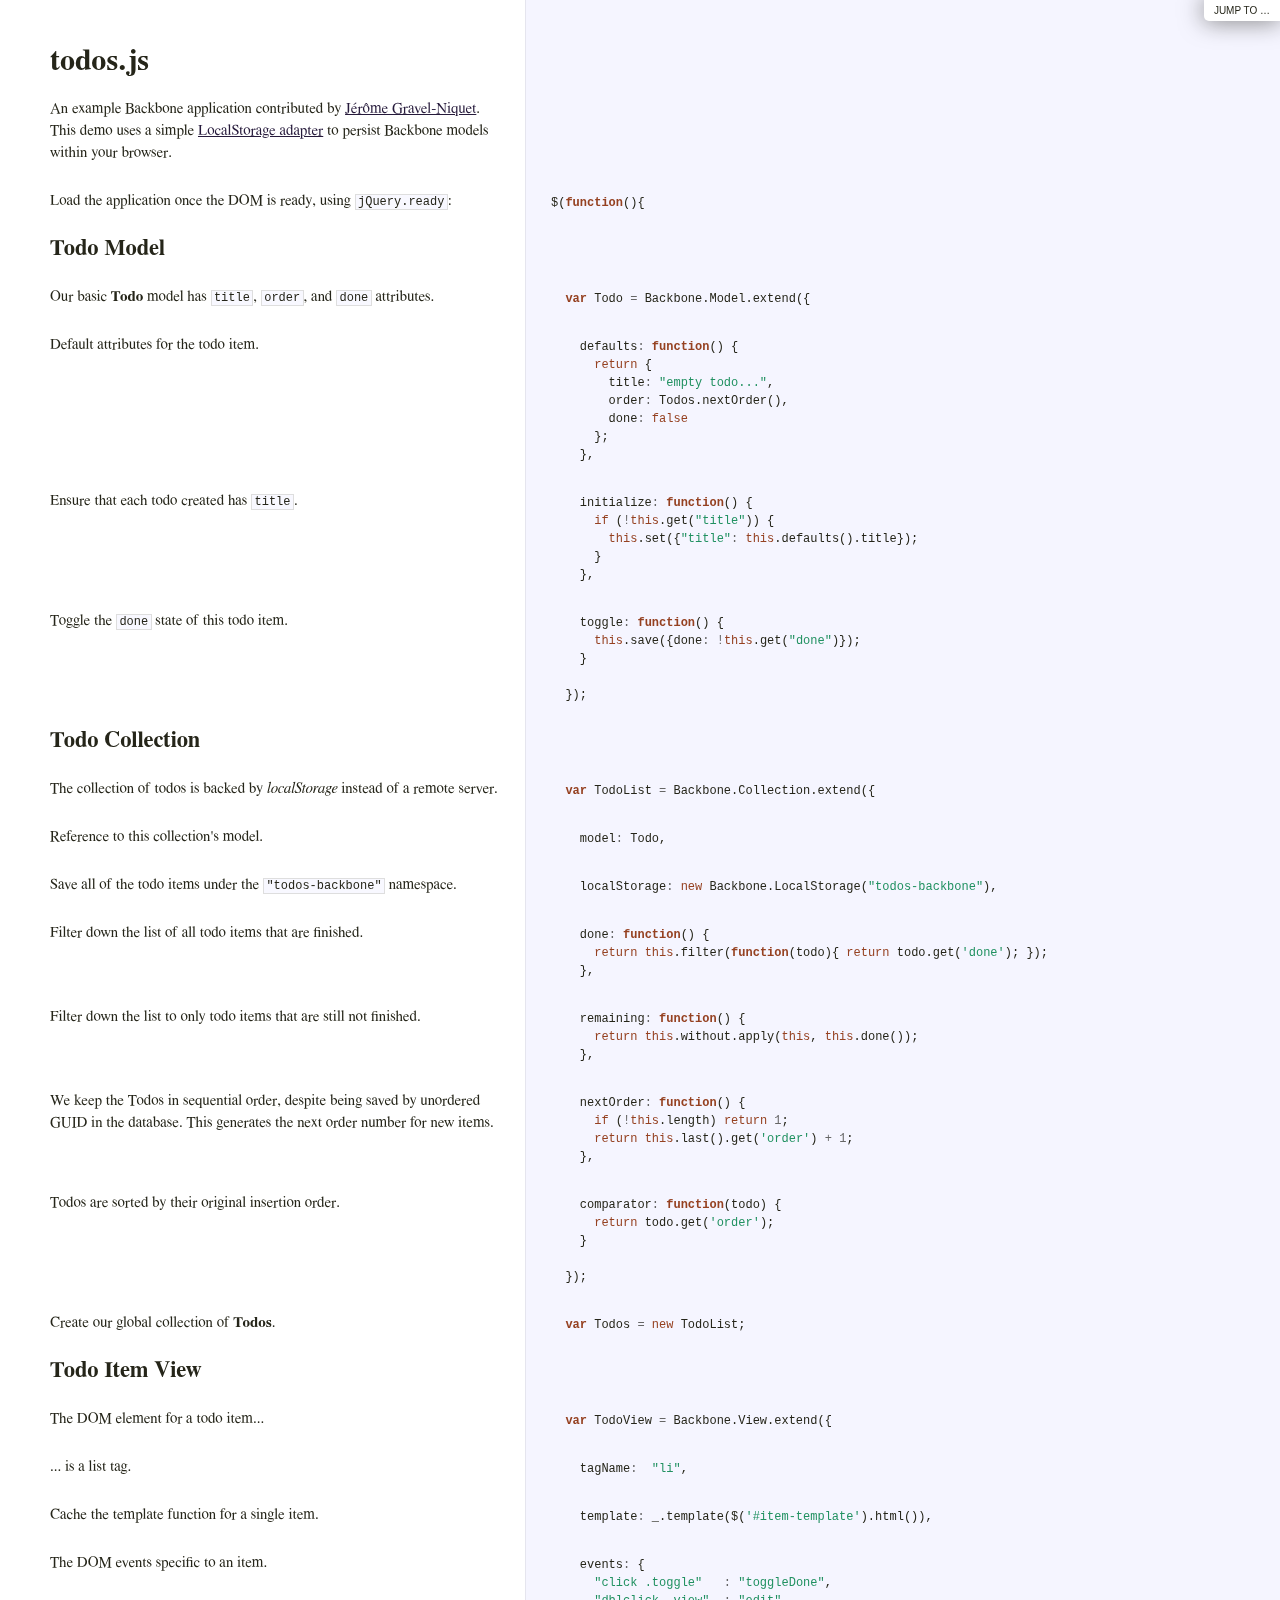
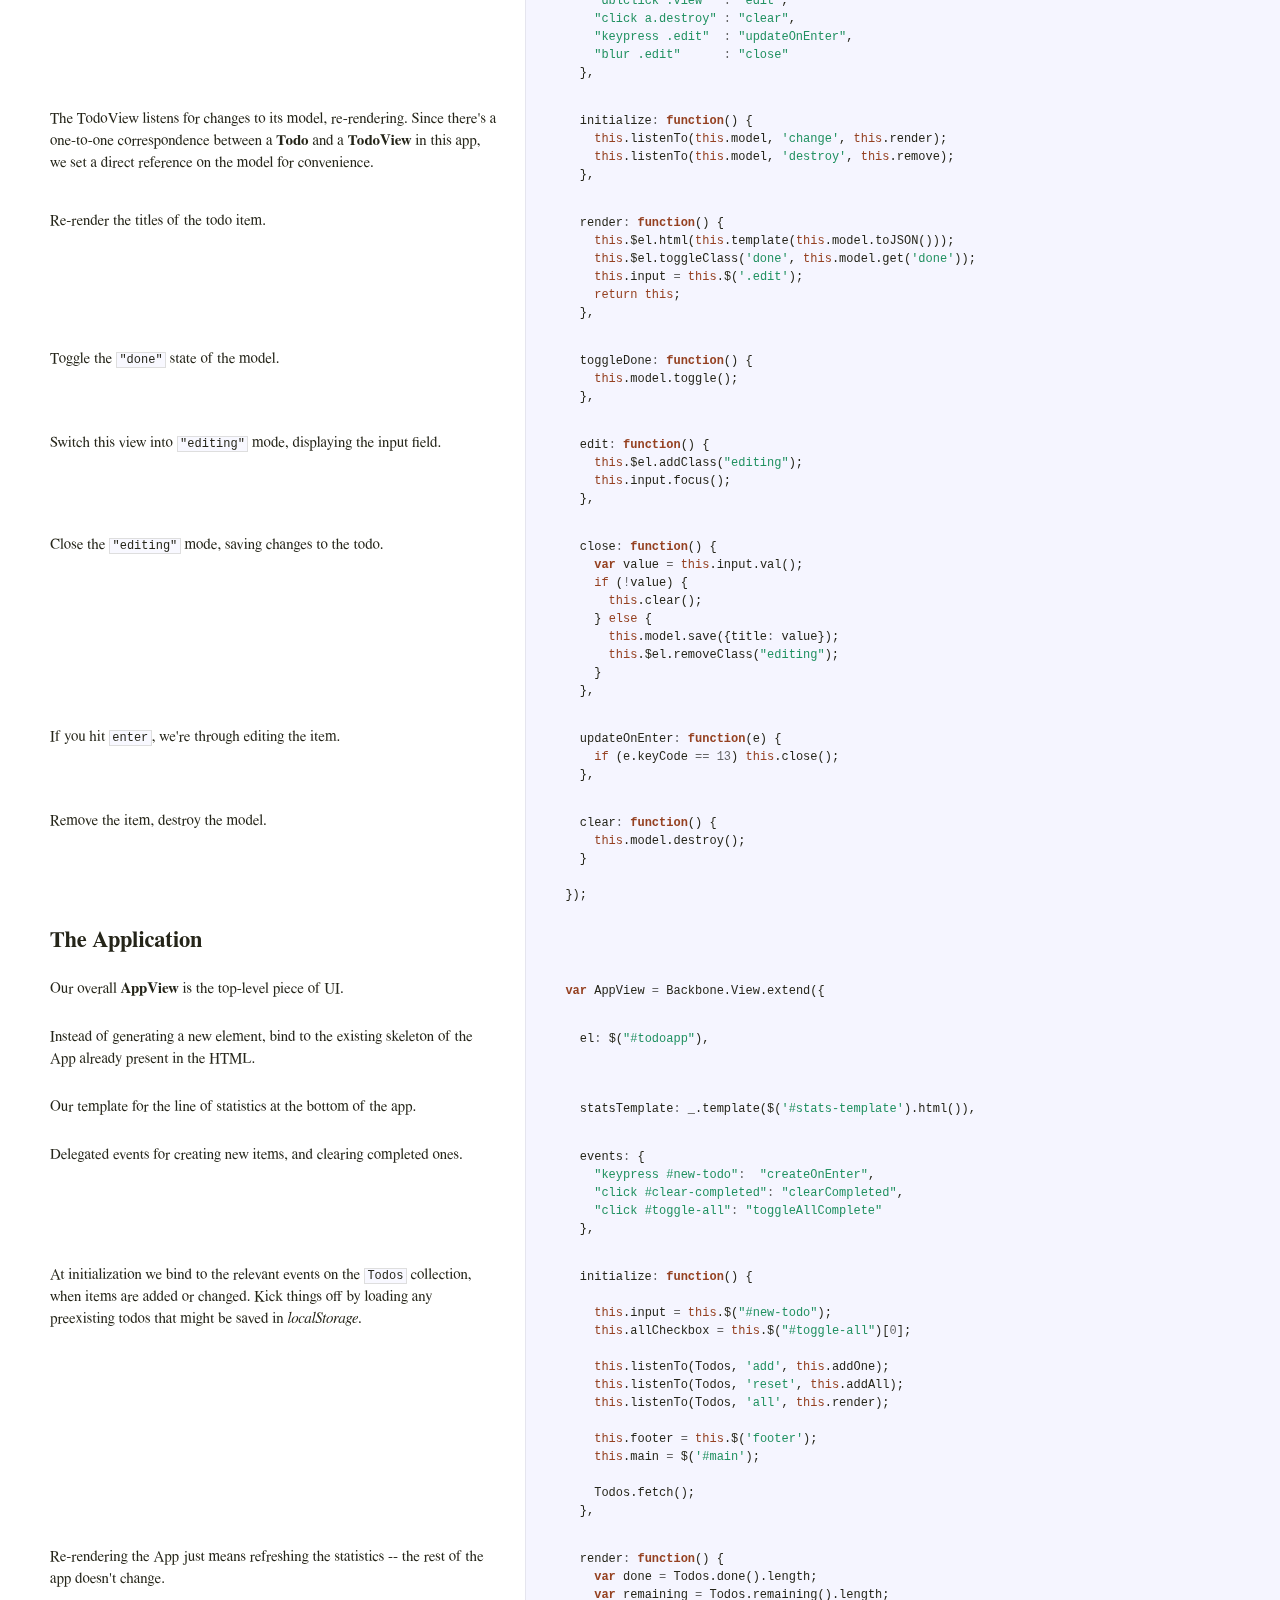
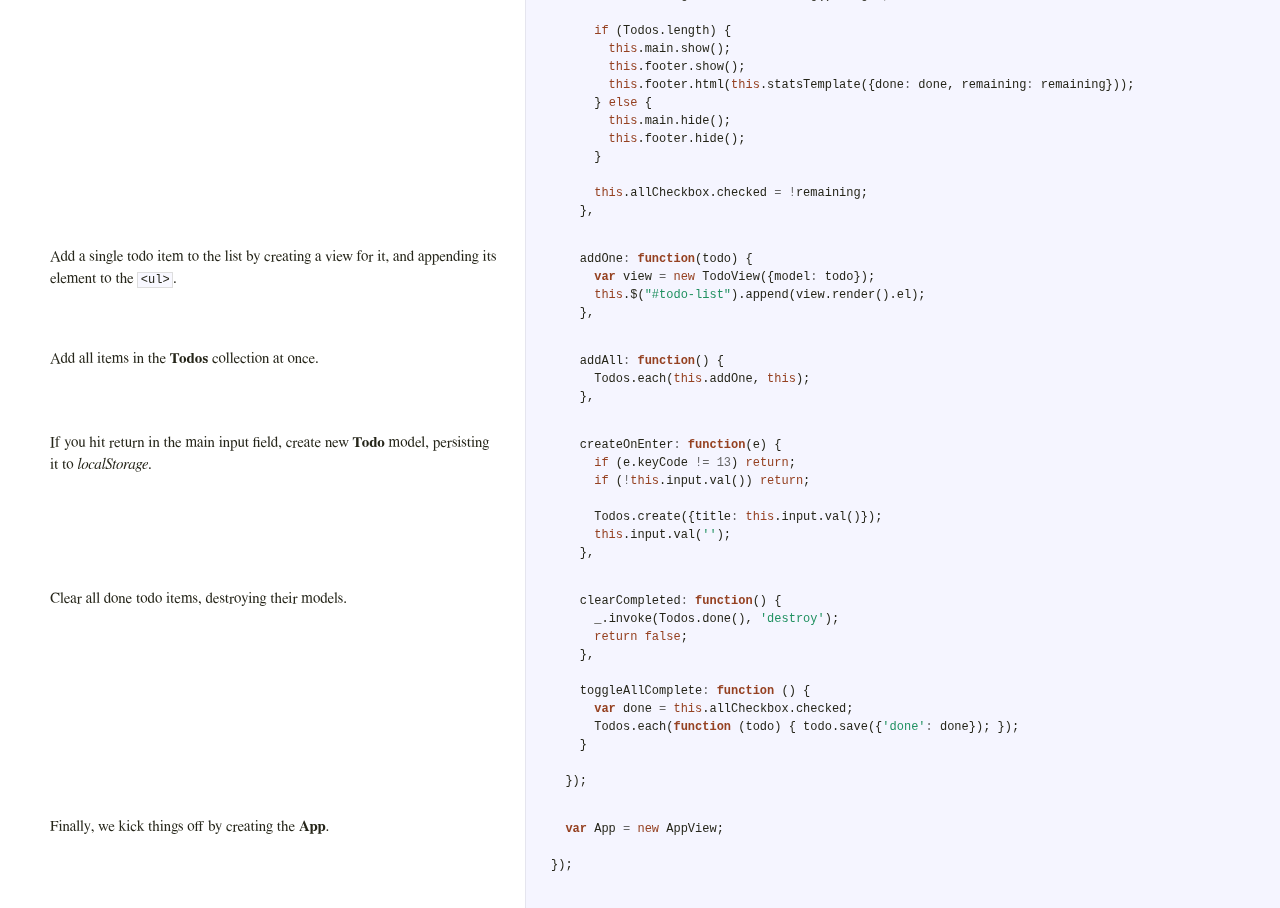
<file: backbone-master - errors/docs/todos.html>
<!DOCTYPE html>  <html> <head>   <title>todos.js</title>   <meta http-equiv="content-type" content="text/html; charset=UTF-8">   <link rel="stylesheet" media="all" href="docco.css" /> </head> <body>   <div id="container">     <div id="background"></div>            <div id="jump_to">         Jump To &hellip;         <div id="jump_wrapper">           <div id="jump_page">                                           <a class="source" href="backbone-localstorage.html">                 backbone-localstorage.js               </a>                                           <a class="source" href="todos.html">                 todos.js               </a>                        </div>         </div>       </div>          <table cellpadding="0" cellspacing="0">       <thead>         <tr>           <th class="docs">             <h1>               todos.js             </h1>           </th>           <th class="code">           </th>         </tr>       </thead>       <tbody>                               <tr id="section-1">             <td class="docs">               <div class="pilwrap">                 <a class="pilcrow" href="#section-1">&#182;</a>               </div>               <p>An example Backbone application contributed by
<a href="http://jgn.me/">Jérôme Gravel-Niquet</a>. This demo uses a simple
<a href="backbone-localstorage.html">LocalStorage adapter</a>
to persist Backbone models within your browser.</p>             </td>             <td class="code">               <div class="highlight"><pre></pre></div>             </td>           </tr>                               <tr id="section-2">             <td class="docs">               <div class="pilwrap">                 <a class="pilcrow" href="#section-2">&#182;</a>               </div>               <p>Load the application once the DOM is ready, using <code>jQuery.ready</code>:</p>             </td>             <td class="code">               <div class="highlight"><pre><span class="nx">$</span><span class="p">(</span><span class="kd">function</span><span class="p">(){</span></pre></div>             </td>           </tr>                               <tr id="section-3">             <td class="docs">               <div class="pilwrap">                 <a class="pilcrow" href="#section-3">&#182;</a>               </div>               <h2>Todo Model</h2>             </td>             <td class="code">               <div class="highlight"><pre></pre></div>             </td>           </tr>                               <tr id="section-4">             <td class="docs">               <div class="pilwrap">                 <a class="pilcrow" href="#section-4">&#182;</a>               </div>               <p>Our basic <strong>Todo</strong> model has <code>title</code>, <code>order</code>, and <code>done</code> attributes.</p>             </td>             <td class="code">               <div class="highlight"><pre>  <span class="kd">var</span> <span class="nx">Todo</span> <span class="o">=</span> <span class="nx">Backbone</span><span class="p">.</span><span class="nx">Model</span><span class="p">.</span><span class="nx">extend</span><span class="p">({</span></pre></div>             </td>           </tr>                               <tr id="section-5">             <td class="docs">               <div class="pilwrap">                 <a class="pilcrow" href="#section-5">&#182;</a>               </div>               <p>Default attributes for the todo item.</p>             </td>             <td class="code">               <div class="highlight"><pre>    <span class="nx">defaults</span><span class="o">:</span> <span class="kd">function</span><span class="p">()</span> <span class="p">{</span>
      <span class="k">return</span> <span class="p">{</span>
        <span class="nx">title</span><span class="o">:</span> <span class="s2">&quot;empty todo...&quot;</span><span class="p">,</span>
        <span class="nx">order</span><span class="o">:</span> <span class="nx">Todos</span><span class="p">.</span><span class="nx">nextOrder</span><span class="p">(),</span>
        <span class="nx">done</span><span class="o">:</span> <span class="kc">false</span>
      <span class="p">};</span>
    <span class="p">},</span></pre></div>             </td>           </tr>                               <tr id="section-6">             <td class="docs">               <div class="pilwrap">                 <a class="pilcrow" href="#section-6">&#182;</a>               </div>               <p>Ensure that each todo created has <code>title</code>.</p>             </td>             <td class="code">               <div class="highlight"><pre>    <span class="nx">initialize</span><span class="o">:</span> <span class="kd">function</span><span class="p">()</span> <span class="p">{</span>
      <span class="k">if</span> <span class="p">(</span><span class="o">!</span><span class="k">this</span><span class="p">.</span><span class="nx">get</span><span class="p">(</span><span class="s2">&quot;title&quot;</span><span class="p">))</span> <span class="p">{</span>
        <span class="k">this</span><span class="p">.</span><span class="nx">set</span><span class="p">({</span><span class="s2">&quot;title&quot;</span><span class="o">:</span> <span class="k">this</span><span class="p">.</span><span class="nx">defaults</span><span class="p">().</span><span class="nx">title</span><span class="p">});</span>
      <span class="p">}</span>
    <span class="p">},</span></pre></div>             </td>           </tr>                               <tr id="section-7">             <td class="docs">               <div class="pilwrap">                 <a class="pilcrow" href="#section-7">&#182;</a>               </div>               <p>Toggle the <code>done</code> state of this todo item.</p>             </td>             <td class="code">               <div class="highlight"><pre>    <span class="nx">toggle</span><span class="o">:</span> <span class="kd">function</span><span class="p">()</span> <span class="p">{</span>
      <span class="k">this</span><span class="p">.</span><span class="nx">save</span><span class="p">({</span><span class="nx">done</span><span class="o">:</span> <span class="o">!</span><span class="k">this</span><span class="p">.</span><span class="nx">get</span><span class="p">(</span><span class="s2">&quot;done&quot;</span><span class="p">)});</span>
    <span class="p">}</span>

  <span class="p">});</span></pre></div>             </td>           </tr>                               <tr id="section-8">             <td class="docs">               <div class="pilwrap">                 <a class="pilcrow" href="#section-8">&#182;</a>               </div>               <h2>Todo Collection</h2>             </td>             <td class="code">               <div class="highlight"><pre></pre></div>             </td>           </tr>                               <tr id="section-9">             <td class="docs">               <div class="pilwrap">                 <a class="pilcrow" href="#section-9">&#182;</a>               </div>               <p>The collection of todos is backed by <em>localStorage</em> instead of a remote
server.</p>             </td>             <td class="code">               <div class="highlight"><pre>  <span class="kd">var</span> <span class="nx">TodoList</span> <span class="o">=</span> <span class="nx">Backbone</span><span class="p">.</span><span class="nx">Collection</span><span class="p">.</span><span class="nx">extend</span><span class="p">({</span></pre></div>             </td>           </tr>                               <tr id="section-10">             <td class="docs">               <div class="pilwrap">                 <a class="pilcrow" href="#section-10">&#182;</a>               </div>               <p>Reference to this collection's model.</p>             </td>             <td class="code">               <div class="highlight"><pre>    <span class="nx">model</span><span class="o">:</span> <span class="nx">Todo</span><span class="p">,</span></pre></div>             </td>           </tr>                               <tr id="section-11">             <td class="docs">               <div class="pilwrap">                 <a class="pilcrow" href="#section-11">&#182;</a>               </div>               <p>Save all of the todo items under the <code>"todos-backbone"</code> namespace.</p>             </td>             <td class="code">               <div class="highlight"><pre>    <span class="nx">localStorage</span><span class="o">:</span> <span class="k">new</span> <span class="nx">Backbone</span><span class="p">.</span><span class="nx">LocalStorage</span><span class="p">(</span><span class="s2">&quot;todos-backbone&quot;</span><span class="p">),</span></pre></div>             </td>           </tr>                               <tr id="section-12">             <td class="docs">               <div class="pilwrap">                 <a class="pilcrow" href="#section-12">&#182;</a>               </div>               <p>Filter down the list of all todo items that are finished.</p>             </td>             <td class="code">               <div class="highlight"><pre>    <span class="nx">done</span><span class="o">:</span> <span class="kd">function</span><span class="p">()</span> <span class="p">{</span>
      <span class="k">return</span> <span class="k">this</span><span class="p">.</span><span class="nx">filter</span><span class="p">(</span><span class="kd">function</span><span class="p">(</span><span class="nx">todo</span><span class="p">){</span> <span class="k">return</span> <span class="nx">todo</span><span class="p">.</span><span class="nx">get</span><span class="p">(</span><span class="s1">&#39;done&#39;</span><span class="p">);</span> <span class="p">});</span>
    <span class="p">},</span></pre></div>             </td>           </tr>                               <tr id="section-13">             <td class="docs">               <div class="pilwrap">                 <a class="pilcrow" href="#section-13">&#182;</a>               </div>               <p>Filter down the list to only todo items that are still not finished.</p>             </td>             <td class="code">               <div class="highlight"><pre>    <span class="nx">remaining</span><span class="o">:</span> <span class="kd">function</span><span class="p">()</span> <span class="p">{</span>
      <span class="k">return</span> <span class="k">this</span><span class="p">.</span><span class="nx">without</span><span class="p">.</span><span class="nx">apply</span><span class="p">(</span><span class="k">this</span><span class="p">,</span> <span class="k">this</span><span class="p">.</span><span class="nx">done</span><span class="p">());</span>
    <span class="p">},</span></pre></div>             </td>           </tr>                               <tr id="section-14">             <td class="docs">               <div class="pilwrap">                 <a class="pilcrow" href="#section-14">&#182;</a>               </div>               <p>We keep the Todos in sequential order, despite being saved by unordered
GUID in the database. This generates the next order number for new items.</p>             </td>             <td class="code">               <div class="highlight"><pre>    <span class="nx">nextOrder</span><span class="o">:</span> <span class="kd">function</span><span class="p">()</span> <span class="p">{</span>
      <span class="k">if</span> <span class="p">(</span><span class="o">!</span><span class="k">this</span><span class="p">.</span><span class="nx">length</span><span class="p">)</span> <span class="k">return</span> <span class="mi">1</span><span class="p">;</span>
      <span class="k">return</span> <span class="k">this</span><span class="p">.</span><span class="nx">last</span><span class="p">().</span><span class="nx">get</span><span class="p">(</span><span class="s1">&#39;order&#39;</span><span class="p">)</span> <span class="o">+</span> <span class="mi">1</span><span class="p">;</span>
    <span class="p">},</span></pre></div>             </td>           </tr>                               <tr id="section-15">             <td class="docs">               <div class="pilwrap">                 <a class="pilcrow" href="#section-15">&#182;</a>               </div>               <p>Todos are sorted by their original insertion order.</p>             </td>             <td class="code">               <div class="highlight"><pre>    <span class="nx">comparator</span><span class="o">:</span> <span class="kd">function</span><span class="p">(</span><span class="nx">todo</span><span class="p">)</span> <span class="p">{</span>
      <span class="k">return</span> <span class="nx">todo</span><span class="p">.</span><span class="nx">get</span><span class="p">(</span><span class="s1">&#39;order&#39;</span><span class="p">);</span>
    <span class="p">}</span>

  <span class="p">});</span></pre></div>             </td>           </tr>                               <tr id="section-16">             <td class="docs">               <div class="pilwrap">                 <a class="pilcrow" href="#section-16">&#182;</a>               </div>               <p>Create our global collection of <strong>Todos</strong>.</p>             </td>             <td class="code">               <div class="highlight"><pre>  <span class="kd">var</span> <span class="nx">Todos</span> <span class="o">=</span> <span class="k">new</span> <span class="nx">TodoList</span><span class="p">;</span></pre></div>             </td>           </tr>                               <tr id="section-17">             <td class="docs">               <div class="pilwrap">                 <a class="pilcrow" href="#section-17">&#182;</a>               </div>               <h2>Todo Item View</h2>             </td>             <td class="code">               <div class="highlight"><pre></pre></div>             </td>           </tr>                               <tr id="section-18">             <td class="docs">               <div class="pilwrap">                 <a class="pilcrow" href="#section-18">&#182;</a>               </div>               <p>The DOM element for a todo item...</p>             </td>             <td class="code">               <div class="highlight"><pre>  <span class="kd">var</span> <span class="nx">TodoView</span> <span class="o">=</span> <span class="nx">Backbone</span><span class="p">.</span><span class="nx">View</span><span class="p">.</span><span class="nx">extend</span><span class="p">({</span></pre></div>             </td>           </tr>                               <tr id="section-19">             <td class="docs">               <div class="pilwrap">                 <a class="pilcrow" href="#section-19">&#182;</a>               </div>               <p>... is a list tag.</p>             </td>             <td class="code">               <div class="highlight"><pre>    <span class="nx">tagName</span><span class="o">:</span>  <span class="s2">&quot;li&quot;</span><span class="p">,</span></pre></div>             </td>           </tr>                               <tr id="section-20">             <td class="docs">               <div class="pilwrap">                 <a class="pilcrow" href="#section-20">&#182;</a>               </div>               <p>Cache the template function for a single item.</p>             </td>             <td class="code">               <div class="highlight"><pre>    <span class="nx">template</span><span class="o">:</span> <span class="nx">_</span><span class="p">.</span><span class="nx">template</span><span class="p">(</span><span class="nx">$</span><span class="p">(</span><span class="s1">&#39;#item-template&#39;</span><span class="p">).</span><span class="nx">html</span><span class="p">()),</span></pre></div>             </td>           </tr>                               <tr id="section-21">             <td class="docs">               <div class="pilwrap">                 <a class="pilcrow" href="#section-21">&#182;</a>               </div>               <p>The DOM events specific to an item.</p>             </td>             <td class="code">               <div class="highlight"><pre>    <span class="nx">events</span><span class="o">:</span> <span class="p">{</span>
      <span class="s2">&quot;click .toggle&quot;</span>   <span class="o">:</span> <span class="s2">&quot;toggleDone&quot;</span><span class="p">,</span>
      <span class="s2">&quot;dblclick .view&quot;</span>  <span class="o">:</span> <span class="s2">&quot;edit&quot;</span><span class="p">,</span>
      <span class="s2">&quot;click a.destroy&quot;</span> <span class="o">:</span> <span class="s2">&quot;clear&quot;</span><span class="p">,</span>
      <span class="s2">&quot;keypress .edit&quot;</span>  <span class="o">:</span> <span class="s2">&quot;updateOnEnter&quot;</span><span class="p">,</span>
      <span class="s2">&quot;blur .edit&quot;</span>      <span class="o">:</span> <span class="s2">&quot;close&quot;</span>
    <span class="p">},</span></pre></div>             </td>           </tr>                               <tr id="section-22">             <td class="docs">               <div class="pilwrap">                 <a class="pilcrow" href="#section-22">&#182;</a>               </div>               <p>The TodoView listens for changes to its model, re-rendering. Since there's
a one-to-one correspondence between a <strong>Todo</strong> and a <strong>TodoView</strong> in this
app, we set a direct reference on the model for convenience.</p>             </td>             <td class="code">               <div class="highlight"><pre>    <span class="nx">initialize</span><span class="o">:</span> <span class="kd">function</span><span class="p">()</span> <span class="p">{</span>
      <span class="k">this</span><span class="p">.</span><span class="nx">listenTo</span><span class="p">(</span><span class="k">this</span><span class="p">.</span><span class="nx">model</span><span class="p">,</span> <span class="s1">&#39;change&#39;</span><span class="p">,</span> <span class="k">this</span><span class="p">.</span><span class="nx">render</span><span class="p">);</span>
      <span class="k">this</span><span class="p">.</span><span class="nx">listenTo</span><span class="p">(</span><span class="k">this</span><span class="p">.</span><span class="nx">model</span><span class="p">,</span> <span class="s1">&#39;destroy&#39;</span><span class="p">,</span> <span class="k">this</span><span class="p">.</span><span class="nx">remove</span><span class="p">);</span>
    <span class="p">},</span></pre></div>             </td>           </tr>                               <tr id="section-23">             <td class="docs">               <div class="pilwrap">                 <a class="pilcrow" href="#section-23">&#182;</a>               </div>               <p>Re-render the titles of the todo item.</p>             </td>             <td class="code">               <div class="highlight"><pre>    <span class="nx">render</span><span class="o">:</span> <span class="kd">function</span><span class="p">()</span> <span class="p">{</span>
      <span class="k">this</span><span class="p">.</span><span class="nx">$el</span><span class="p">.</span><span class="nx">html</span><span class="p">(</span><span class="k">this</span><span class="p">.</span><span class="nx">template</span><span class="p">(</span><span class="k">this</span><span class="p">.</span><span class="nx">model</span><span class="p">.</span><span class="nx">toJSON</span><span class="p">()));</span>
      <span class="k">this</span><span class="p">.</span><span class="nx">$el</span><span class="p">.</span><span class="nx">toggleClass</span><span class="p">(</span><span class="s1">&#39;done&#39;</span><span class="p">,</span> <span class="k">this</span><span class="p">.</span><span class="nx">model</span><span class="p">.</span><span class="nx">get</span><span class="p">(</span><span class="s1">&#39;done&#39;</span><span class="p">));</span>
      <span class="k">this</span><span class="p">.</span><span class="nx">input</span> <span class="o">=</span> <span class="k">this</span><span class="p">.</span><span class="nx">$</span><span class="p">(</span><span class="s1">&#39;.edit&#39;</span><span class="p">);</span>
      <span class="k">return</span> <span class="k">this</span><span class="p">;</span>
    <span class="p">},</span></pre></div>             </td>           </tr>                               <tr id="section-24">             <td class="docs">               <div class="pilwrap">                 <a class="pilcrow" href="#section-24">&#182;</a>               </div>               <p>Toggle the <code>"done"</code> state of the model.</p>             </td>             <td class="code">               <div class="highlight"><pre>    <span class="nx">toggleDone</span><span class="o">:</span> <span class="kd">function</span><span class="p">()</span> <span class="p">{</span>
      <span class="k">this</span><span class="p">.</span><span class="nx">model</span><span class="p">.</span><span class="nx">toggle</span><span class="p">();</span>
    <span class="p">},</span></pre></div>             </td>           </tr>                               <tr id="section-25">             <td class="docs">               <div class="pilwrap">                 <a class="pilcrow" href="#section-25">&#182;</a>               </div>               <p>Switch this view into <code>"editing"</code> mode, displaying the input field.</p>             </td>             <td class="code">               <div class="highlight"><pre>    <span class="nx">edit</span><span class="o">:</span> <span class="kd">function</span><span class="p">()</span> <span class="p">{</span>
      <span class="k">this</span><span class="p">.</span><span class="nx">$el</span><span class="p">.</span><span class="nx">addClass</span><span class="p">(</span><span class="s2">&quot;editing&quot;</span><span class="p">);</span>
      <span class="k">this</span><span class="p">.</span><span class="nx">input</span><span class="p">.</span><span class="nx">focus</span><span class="p">();</span>
    <span class="p">},</span></pre></div>             </td>           </tr>                               <tr id="section-26">             <td class="docs">               <div class="pilwrap">                 <a class="pilcrow" href="#section-26">&#182;</a>               </div>               <p>Close the <code>"editing"</code> mode, saving changes to the todo.</p>             </td>             <td class="code">               <div class="highlight"><pre>    <span class="nx">close</span><span class="o">:</span> <span class="kd">function</span><span class="p">()</span> <span class="p">{</span>
      <span class="kd">var</span> <span class="nx">value</span> <span class="o">=</span> <span class="k">this</span><span class="p">.</span><span class="nx">input</span><span class="p">.</span><span class="nx">val</span><span class="p">();</span>
      <span class="k">if</span> <span class="p">(</span><span class="o">!</span><span class="nx">value</span><span class="p">)</span> <span class="p">{</span>
        <span class="k">this</span><span class="p">.</span><span class="nx">clear</span><span class="p">();</span>
      <span class="p">}</span> <span class="k">else</span> <span class="p">{</span>
        <span class="k">this</span><span class="p">.</span><span class="nx">model</span><span class="p">.</span><span class="nx">save</span><span class="p">({</span><span class="nx">title</span><span class="o">:</span> <span class="nx">value</span><span class="p">});</span>
        <span class="k">this</span><span class="p">.</span><span class="nx">$el</span><span class="p">.</span><span class="nx">removeClass</span><span class="p">(</span><span class="s2">&quot;editing&quot;</span><span class="p">);</span>
      <span class="p">}</span>
    <span class="p">},</span></pre></div>             </td>           </tr>                               <tr id="section-27">             <td class="docs">               <div class="pilwrap">                 <a class="pilcrow" href="#section-27">&#182;</a>               </div>               <p>If you hit <code>enter</code>, we're through editing the item.</p>             </td>             <td class="code">               <div class="highlight"><pre>    <span class="nx">updateOnEnter</span><span class="o">:</span> <span class="kd">function</span><span class="p">(</span><span class="nx">e</span><span class="p">)</span> <span class="p">{</span>
      <span class="k">if</span> <span class="p">(</span><span class="nx">e</span><span class="p">.</span><span class="nx">keyCode</span> <span class="o">==</span> <span class="mi">13</span><span class="p">)</span> <span class="k">this</span><span class="p">.</span><span class="nx">close</span><span class="p">();</span>
    <span class="p">},</span></pre></div>             </td>           </tr>                               <tr id="section-28">             <td class="docs">               <div class="pilwrap">                 <a class="pilcrow" href="#section-28">&#182;</a>               </div>               <p>Remove the item, destroy the model.</p>             </td>             <td class="code">               <div class="highlight"><pre>    <span class="nx">clear</span><span class="o">:</span> <span class="kd">function</span><span class="p">()</span> <span class="p">{</span>
      <span class="k">this</span><span class="p">.</span><span class="nx">model</span><span class="p">.</span><span class="nx">destroy</span><span class="p">();</span>
    <span class="p">}</span>

  <span class="p">});</span></pre></div>             </td>           </tr>                               <tr id="section-29">             <td class="docs">               <div class="pilwrap">                 <a class="pilcrow" href="#section-29">&#182;</a>               </div>               <h2>The Application</h2>             </td>             <td class="code">               <div class="highlight"><pre></pre></div>             </td>           </tr>                               <tr id="section-30">             <td class="docs">               <div class="pilwrap">                 <a class="pilcrow" href="#section-30">&#182;</a>               </div>               <p>Our overall <strong>AppView</strong> is the top-level piece of UI.</p>             </td>             <td class="code">               <div class="highlight"><pre>  <span class="kd">var</span> <span class="nx">AppView</span> <span class="o">=</span> <span class="nx">Backbone</span><span class="p">.</span><span class="nx">View</span><span class="p">.</span><span class="nx">extend</span><span class="p">({</span></pre></div>             </td>           </tr>                               <tr id="section-31">             <td class="docs">               <div class="pilwrap">                 <a class="pilcrow" href="#section-31">&#182;</a>               </div>               <p>Instead of generating a new element, bind to the existing skeleton of
the App already present in the HTML.</p>             </td>             <td class="code">               <div class="highlight"><pre>    <span class="nx">el</span><span class="o">:</span> <span class="nx">$</span><span class="p">(</span><span class="s2">&quot;#todoapp&quot;</span><span class="p">),</span></pre></div>             </td>           </tr>                               <tr id="section-32">             <td class="docs">               <div class="pilwrap">                 <a class="pilcrow" href="#section-32">&#182;</a>               </div>               <p>Our template for the line of statistics at the bottom of the app.</p>             </td>             <td class="code">               <div class="highlight"><pre>    <span class="nx">statsTemplate</span><span class="o">:</span> <span class="nx">_</span><span class="p">.</span><span class="nx">template</span><span class="p">(</span><span class="nx">$</span><span class="p">(</span><span class="s1">&#39;#stats-template&#39;</span><span class="p">).</span><span class="nx">html</span><span class="p">()),</span></pre></div>             </td>           </tr>                               <tr id="section-33">             <td class="docs">               <div class="pilwrap">                 <a class="pilcrow" href="#section-33">&#182;</a>               </div>               <p>Delegated events for creating new items, and clearing completed ones.</p>             </td>             <td class="code">               <div class="highlight"><pre>    <span class="nx">events</span><span class="o">:</span> <span class="p">{</span>
      <span class="s2">&quot;keypress #new-todo&quot;</span><span class="o">:</span>  <span class="s2">&quot;createOnEnter&quot;</span><span class="p">,</span>
      <span class="s2">&quot;click #clear-completed&quot;</span><span class="o">:</span> <span class="s2">&quot;clearCompleted&quot;</span><span class="p">,</span>
      <span class="s2">&quot;click #toggle-all&quot;</span><span class="o">:</span> <span class="s2">&quot;toggleAllComplete&quot;</span>
    <span class="p">},</span></pre></div>             </td>           </tr>                               <tr id="section-34">             <td class="docs">               <div class="pilwrap">                 <a class="pilcrow" href="#section-34">&#182;</a>               </div>               <p>At initialization we bind to the relevant events on the <code>Todos</code>
collection, when items are added or changed. Kick things off by
loading any preexisting todos that might be saved in <em>localStorage</em>.</p>             </td>             <td class="code">               <div class="highlight"><pre>    <span class="nx">initialize</span><span class="o">:</span> <span class="kd">function</span><span class="p">()</span> <span class="p">{</span>

      <span class="k">this</span><span class="p">.</span><span class="nx">input</span> <span class="o">=</span> <span class="k">this</span><span class="p">.</span><span class="nx">$</span><span class="p">(</span><span class="s2">&quot;#new-todo&quot;</span><span class="p">);</span>
      <span class="k">this</span><span class="p">.</span><span class="nx">allCheckbox</span> <span class="o">=</span> <span class="k">this</span><span class="p">.</span><span class="nx">$</span><span class="p">(</span><span class="s2">&quot;#toggle-all&quot;</span><span class="p">)[</span><span class="mi">0</span><span class="p">];</span>

      <span class="k">this</span><span class="p">.</span><span class="nx">listenTo</span><span class="p">(</span><span class="nx">Todos</span><span class="p">,</span> <span class="s1">&#39;add&#39;</span><span class="p">,</span> <span class="k">this</span><span class="p">.</span><span class="nx">addOne</span><span class="p">);</span>
      <span class="k">this</span><span class="p">.</span><span class="nx">listenTo</span><span class="p">(</span><span class="nx">Todos</span><span class="p">,</span> <span class="s1">&#39;reset&#39;</span><span class="p">,</span> <span class="k">this</span><span class="p">.</span><span class="nx">addAll</span><span class="p">);</span>
      <span class="k">this</span><span class="p">.</span><span class="nx">listenTo</span><span class="p">(</span><span class="nx">Todos</span><span class="p">,</span> <span class="s1">&#39;all&#39;</span><span class="p">,</span> <span class="k">this</span><span class="p">.</span><span class="nx">render</span><span class="p">);</span>

      <span class="k">this</span><span class="p">.</span><span class="nx">footer</span> <span class="o">=</span> <span class="k">this</span><span class="p">.</span><span class="nx">$</span><span class="p">(</span><span class="s1">&#39;footer&#39;</span><span class="p">);</span>
      <span class="k">this</span><span class="p">.</span><span class="nx">main</span> <span class="o">=</span> <span class="nx">$</span><span class="p">(</span><span class="s1">&#39;#main&#39;</span><span class="p">);</span>

      <span class="nx">Todos</span><span class="p">.</span><span class="nx">fetch</span><span class="p">();</span>
    <span class="p">},</span></pre></div>             </td>           </tr>                               <tr id="section-35">             <td class="docs">               <div class="pilwrap">                 <a class="pilcrow" href="#section-35">&#182;</a>               </div>               <p>Re-rendering the App just means refreshing the statistics -- the rest
of the app doesn't change.</p>             </td>             <td class="code">               <div class="highlight"><pre>    <span class="nx">render</span><span class="o">:</span> <span class="kd">function</span><span class="p">()</span> <span class="p">{</span>
      <span class="kd">var</span> <span class="nx">done</span> <span class="o">=</span> <span class="nx">Todos</span><span class="p">.</span><span class="nx">done</span><span class="p">().</span><span class="nx">length</span><span class="p">;</span>
      <span class="kd">var</span> <span class="nx">remaining</span> <span class="o">=</span> <span class="nx">Todos</span><span class="p">.</span><span class="nx">remaining</span><span class="p">().</span><span class="nx">length</span><span class="p">;</span>

      <span class="k">if</span> <span class="p">(</span><span class="nx">Todos</span><span class="p">.</span><span class="nx">length</span><span class="p">)</span> <span class="p">{</span>
        <span class="k">this</span><span class="p">.</span><span class="nx">main</span><span class="p">.</span><span class="nx">show</span><span class="p">();</span>
        <span class="k">this</span><span class="p">.</span><span class="nx">footer</span><span class="p">.</span><span class="nx">show</span><span class="p">();</span>
        <span class="k">this</span><span class="p">.</span><span class="nx">footer</span><span class="p">.</span><span class="nx">html</span><span class="p">(</span><span class="k">this</span><span class="p">.</span><span class="nx">statsTemplate</span><span class="p">({</span><span class="nx">done</span><span class="o">:</span> <span class="nx">done</span><span class="p">,</span> <span class="nx">remaining</span><span class="o">:</span> <span class="nx">remaining</span><span class="p">}));</span>
      <span class="p">}</span> <span class="k">else</span> <span class="p">{</span>
        <span class="k">this</span><span class="p">.</span><span class="nx">main</span><span class="p">.</span><span class="nx">hide</span><span class="p">();</span>
        <span class="k">this</span><span class="p">.</span><span class="nx">footer</span><span class="p">.</span><span class="nx">hide</span><span class="p">();</span>
      <span class="p">}</span>

      <span class="k">this</span><span class="p">.</span><span class="nx">allCheckbox</span><span class="p">.</span><span class="nx">checked</span> <span class="o">=</span> <span class="o">!</span><span class="nx">remaining</span><span class="p">;</span>
    <span class="p">},</span></pre></div>             </td>           </tr>                               <tr id="section-36">             <td class="docs">               <div class="pilwrap">                 <a class="pilcrow" href="#section-36">&#182;</a>               </div>               <p>Add a single todo item to the list by creating a view for it, and
appending its element to the <code>&lt;ul&gt;</code>.</p>             </td>             <td class="code">               <div class="highlight"><pre>    <span class="nx">addOne</span><span class="o">:</span> <span class="kd">function</span><span class="p">(</span><span class="nx">todo</span><span class="p">)</span> <span class="p">{</span>
      <span class="kd">var</span> <span class="nx">view</span> <span class="o">=</span> <span class="k">new</span> <span class="nx">TodoView</span><span class="p">({</span><span class="nx">model</span><span class="o">:</span> <span class="nx">todo</span><span class="p">});</span>
      <span class="k">this</span><span class="p">.</span><span class="nx">$</span><span class="p">(</span><span class="s2">&quot;#todo-list&quot;</span><span class="p">).</span><span class="nx">append</span><span class="p">(</span><span class="nx">view</span><span class="p">.</span><span class="nx">render</span><span class="p">().</span><span class="nx">el</span><span class="p">);</span>
    <span class="p">},</span></pre></div>             </td>           </tr>                               <tr id="section-37">             <td class="docs">               <div class="pilwrap">                 <a class="pilcrow" href="#section-37">&#182;</a>               </div>               <p>Add all items in the <strong>Todos</strong> collection at once.</p>             </td>             <td class="code">               <div class="highlight"><pre>    <span class="nx">addAll</span><span class="o">:</span> <span class="kd">function</span><span class="p">()</span> <span class="p">{</span>
      <span class="nx">Todos</span><span class="p">.</span><span class="nx">each</span><span class="p">(</span><span class="k">this</span><span class="p">.</span><span class="nx">addOne</span><span class="p">,</span> <span class="k">this</span><span class="p">);</span>
    <span class="p">},</span></pre></div>             </td>           </tr>                               <tr id="section-38">             <td class="docs">               <div class="pilwrap">                 <a class="pilcrow" href="#section-38">&#182;</a>               </div>               <p>If you hit return in the main input field, create new <strong>Todo</strong> model,
persisting it to <em>localStorage</em>.</p>             </td>             <td class="code">               <div class="highlight"><pre>    <span class="nx">createOnEnter</span><span class="o">:</span> <span class="kd">function</span><span class="p">(</span><span class="nx">e</span><span class="p">)</span> <span class="p">{</span>
      <span class="k">if</span> <span class="p">(</span><span class="nx">e</span><span class="p">.</span><span class="nx">keyCode</span> <span class="o">!=</span> <span class="mi">13</span><span class="p">)</span> <span class="k">return</span><span class="p">;</span>
      <span class="k">if</span> <span class="p">(</span><span class="o">!</span><span class="k">this</span><span class="p">.</span><span class="nx">input</span><span class="p">.</span><span class="nx">val</span><span class="p">())</span> <span class="k">return</span><span class="p">;</span>

      <span class="nx">Todos</span><span class="p">.</span><span class="nx">create</span><span class="p">({</span><span class="nx">title</span><span class="o">:</span> <span class="k">this</span><span class="p">.</span><span class="nx">input</span><span class="p">.</span><span class="nx">val</span><span class="p">()});</span>
      <span class="k">this</span><span class="p">.</span><span class="nx">input</span><span class="p">.</span><span class="nx">val</span><span class="p">(</span><span class="s1">&#39;&#39;</span><span class="p">);</span>
    <span class="p">},</span></pre></div>             </td>           </tr>                               <tr id="section-39">             <td class="docs">               <div class="pilwrap">                 <a class="pilcrow" href="#section-39">&#182;</a>               </div>               <p>Clear all done todo items, destroying their models.</p>             </td>             <td class="code">               <div class="highlight"><pre>    <span class="nx">clearCompleted</span><span class="o">:</span> <span class="kd">function</span><span class="p">()</span> <span class="p">{</span>
      <span class="nx">_</span><span class="p">.</span><span class="nx">invoke</span><span class="p">(</span><span class="nx">Todos</span><span class="p">.</span><span class="nx">done</span><span class="p">(),</span> <span class="s1">&#39;destroy&#39;</span><span class="p">);</span>
      <span class="k">return</span> <span class="kc">false</span><span class="p">;</span>
    <span class="p">},</span>

    <span class="nx">toggleAllComplete</span><span class="o">:</span> <span class="kd">function</span> <span class="p">()</span> <span class="p">{</span>
      <span class="kd">var</span> <span class="nx">done</span> <span class="o">=</span> <span class="k">this</span><span class="p">.</span><span class="nx">allCheckbox</span><span class="p">.</span><span class="nx">checked</span><span class="p">;</span>
      <span class="nx">Todos</span><span class="p">.</span><span class="nx">each</span><span class="p">(</span><span class="kd">function</span> <span class="p">(</span><span class="nx">todo</span><span class="p">)</span> <span class="p">{</span> <span class="nx">todo</span><span class="p">.</span><span class="nx">save</span><span class="p">({</span><span class="s1">&#39;done&#39;</span><span class="o">:</span> <span class="nx">done</span><span class="p">});</span> <span class="p">});</span>
    <span class="p">}</span>

  <span class="p">});</span></pre></div>             </td>           </tr>                               <tr id="section-40">             <td class="docs">               <div class="pilwrap">                 <a class="pilcrow" href="#section-40">&#182;</a>               </div>               <p>Finally, we kick things off by creating the <strong>App</strong>.</p>             </td>             <td class="code">               <div class="highlight"><pre>  <span class="kd">var</span> <span class="nx">App</span> <span class="o">=</span> <span class="k">new</span> <span class="nx">AppView</span><span class="p">;</span>

<span class="p">});</span>

</pre></div>             </td>           </tr>                </tbody>     </table>   </div> </body> </html>
</file>
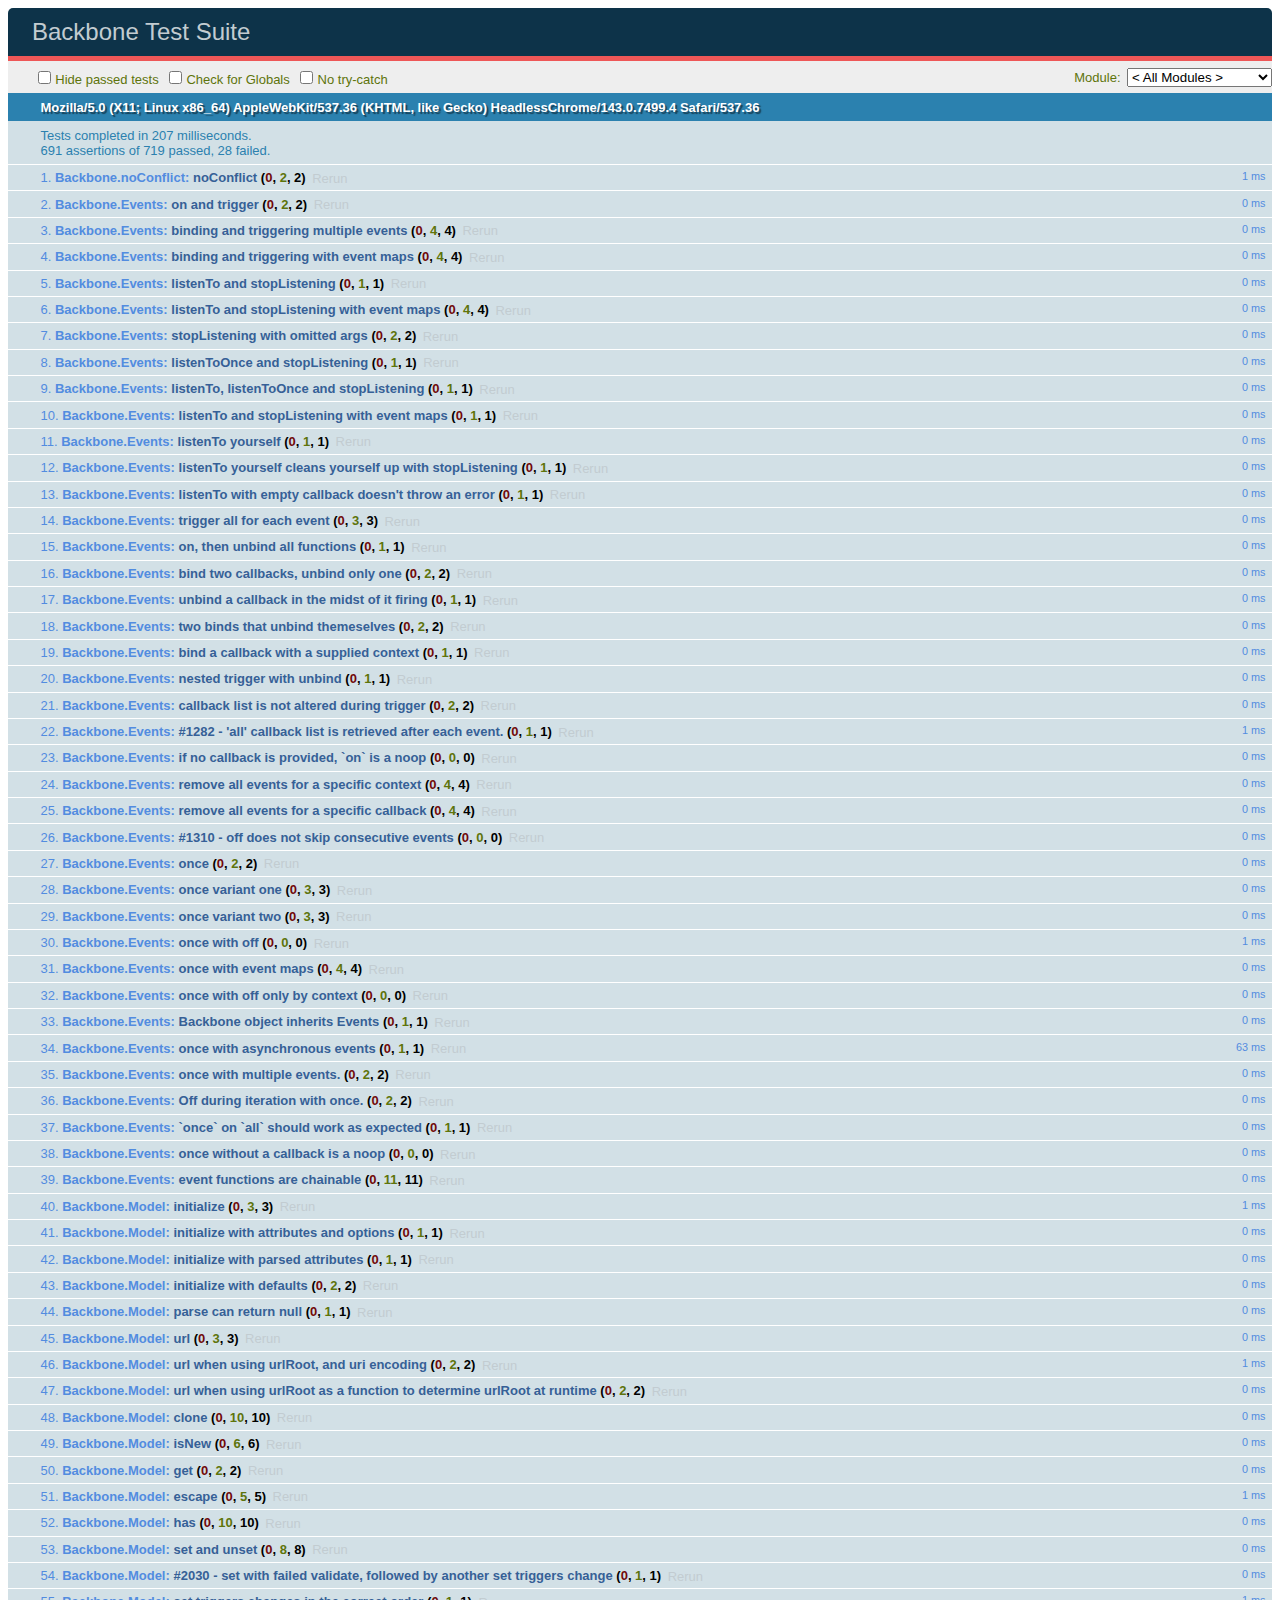
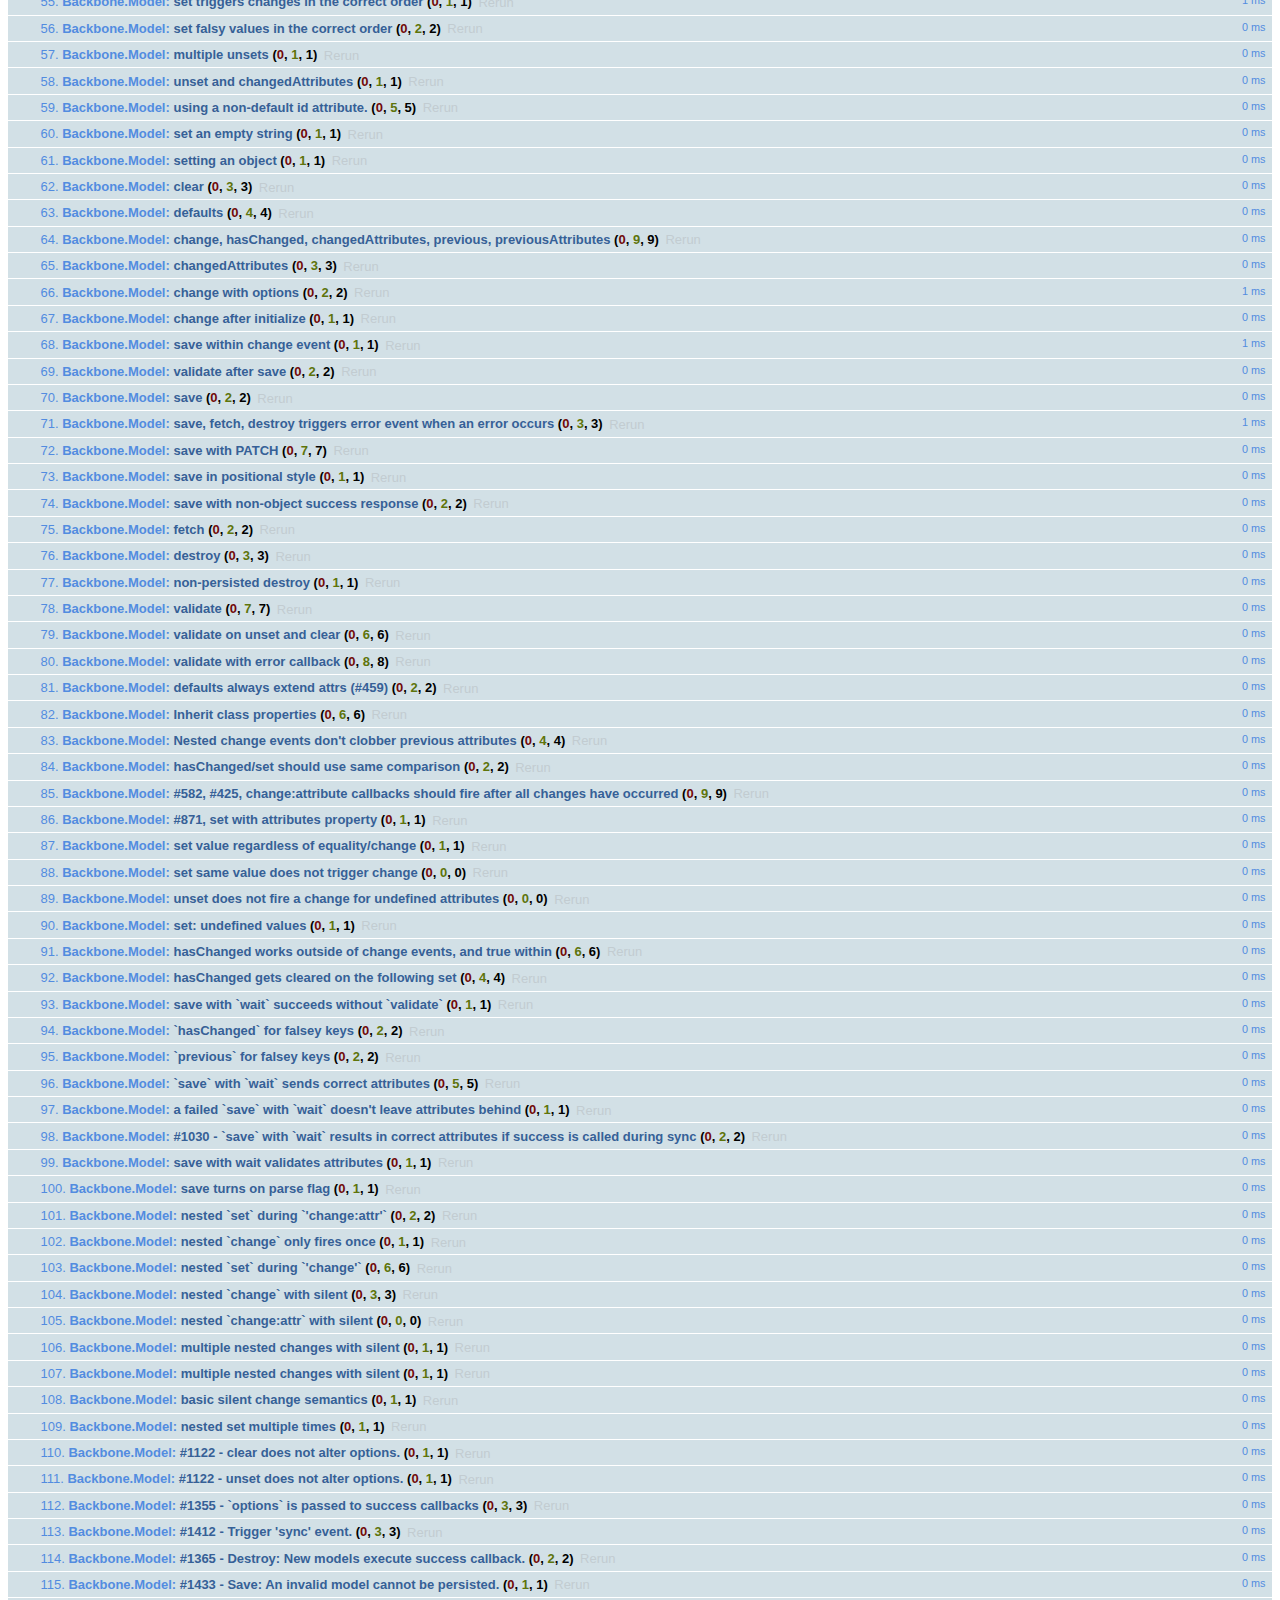
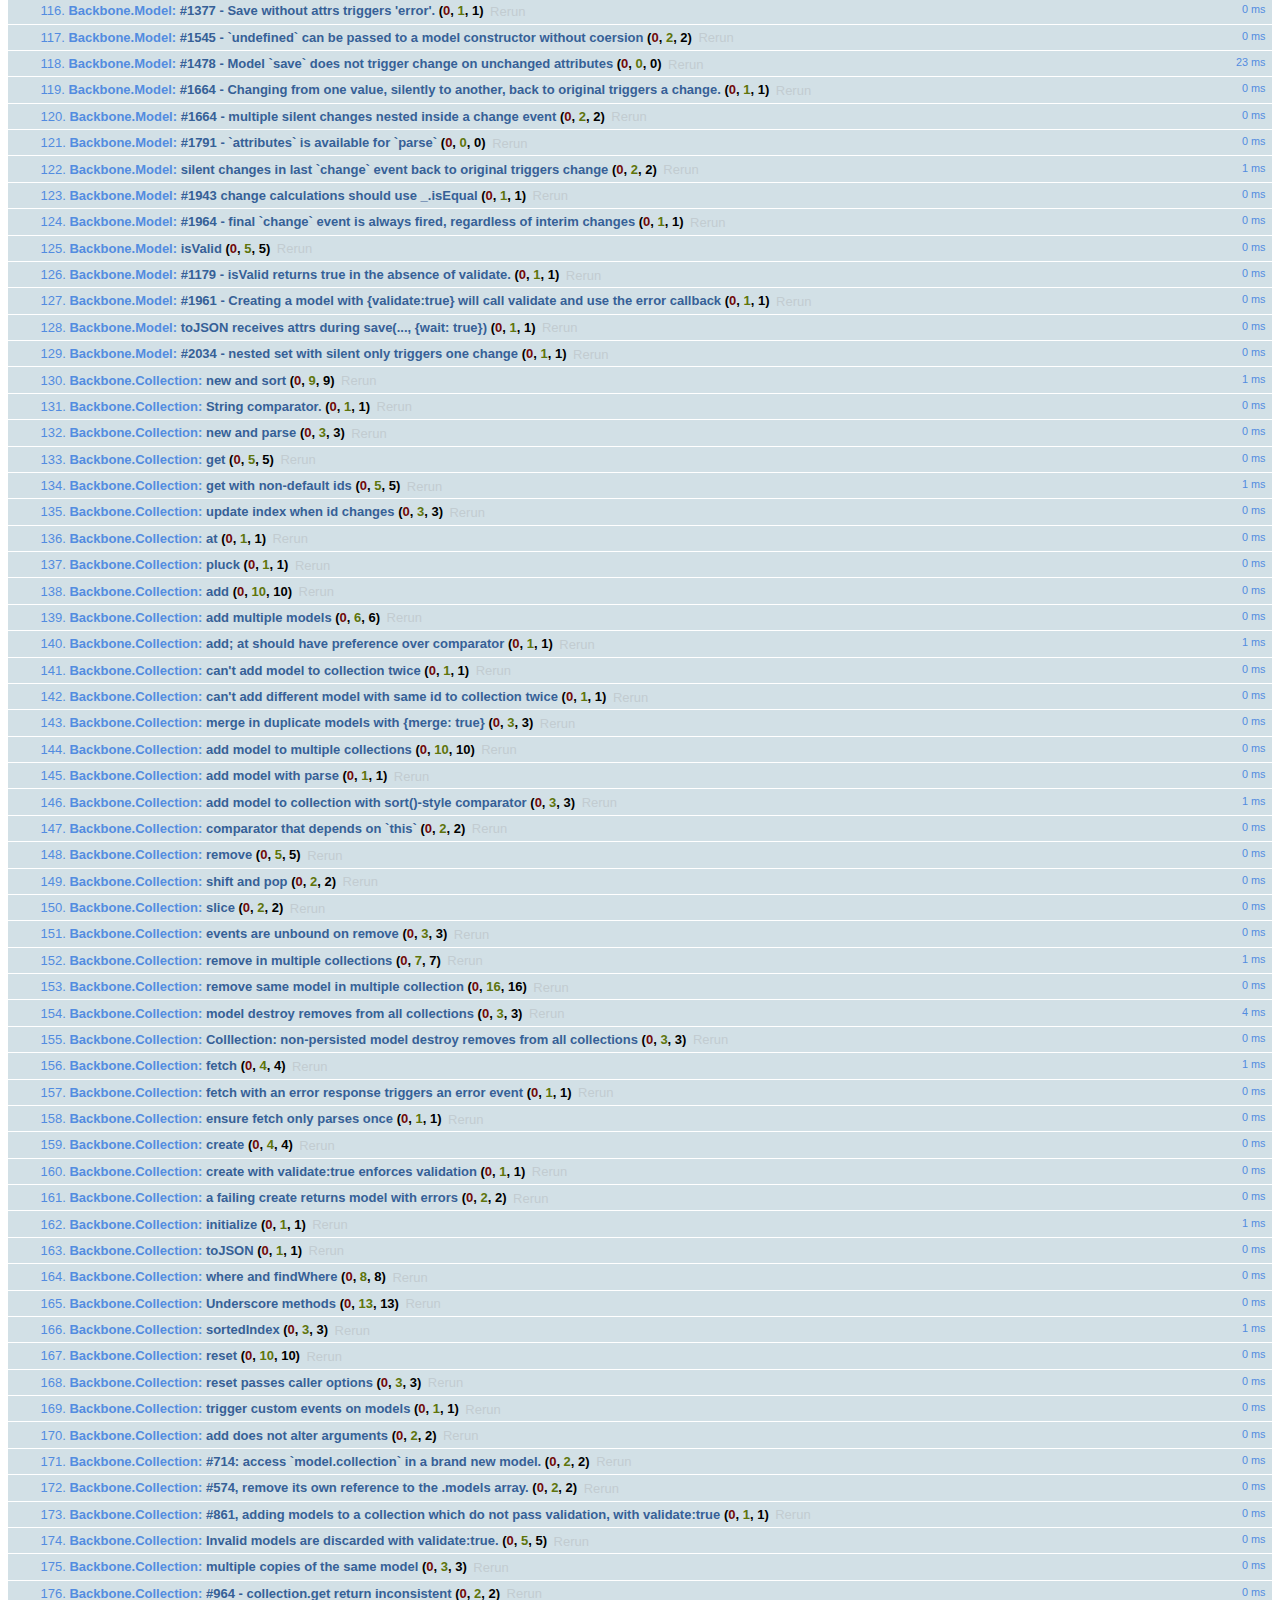
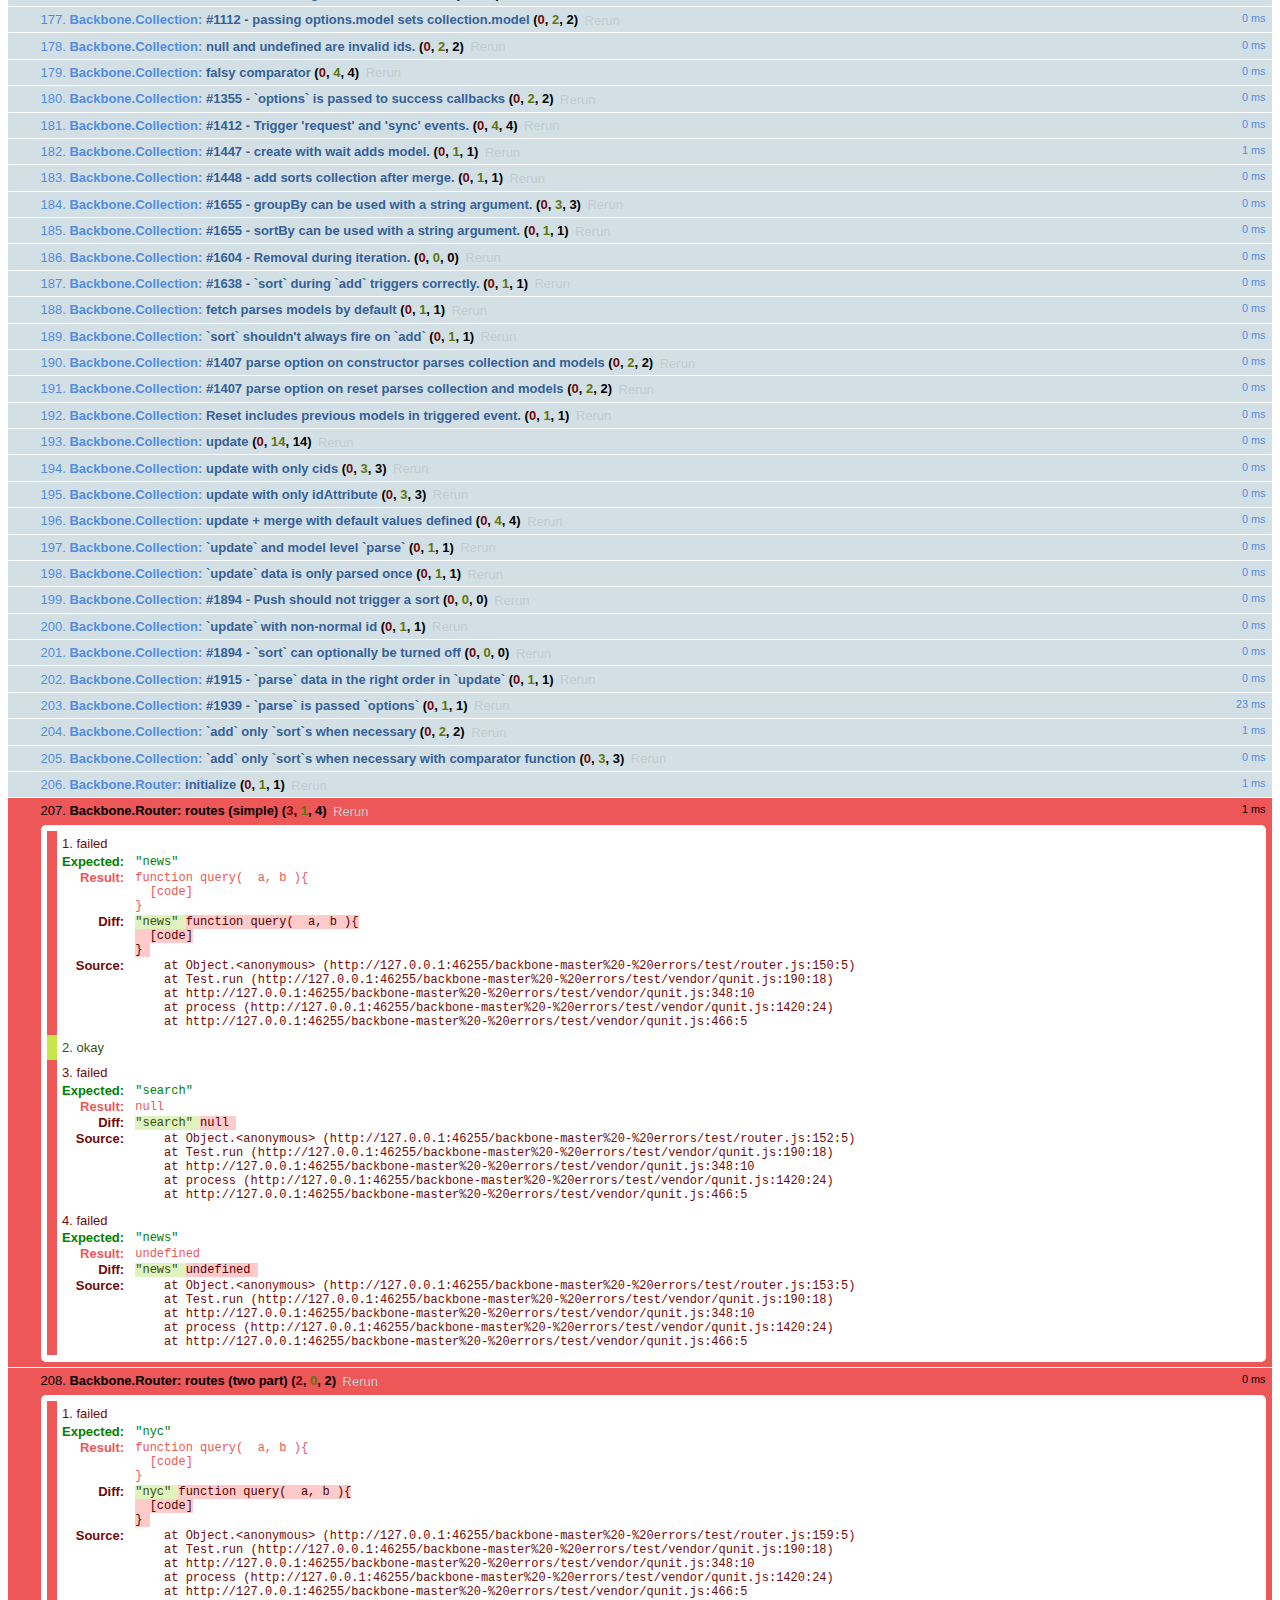
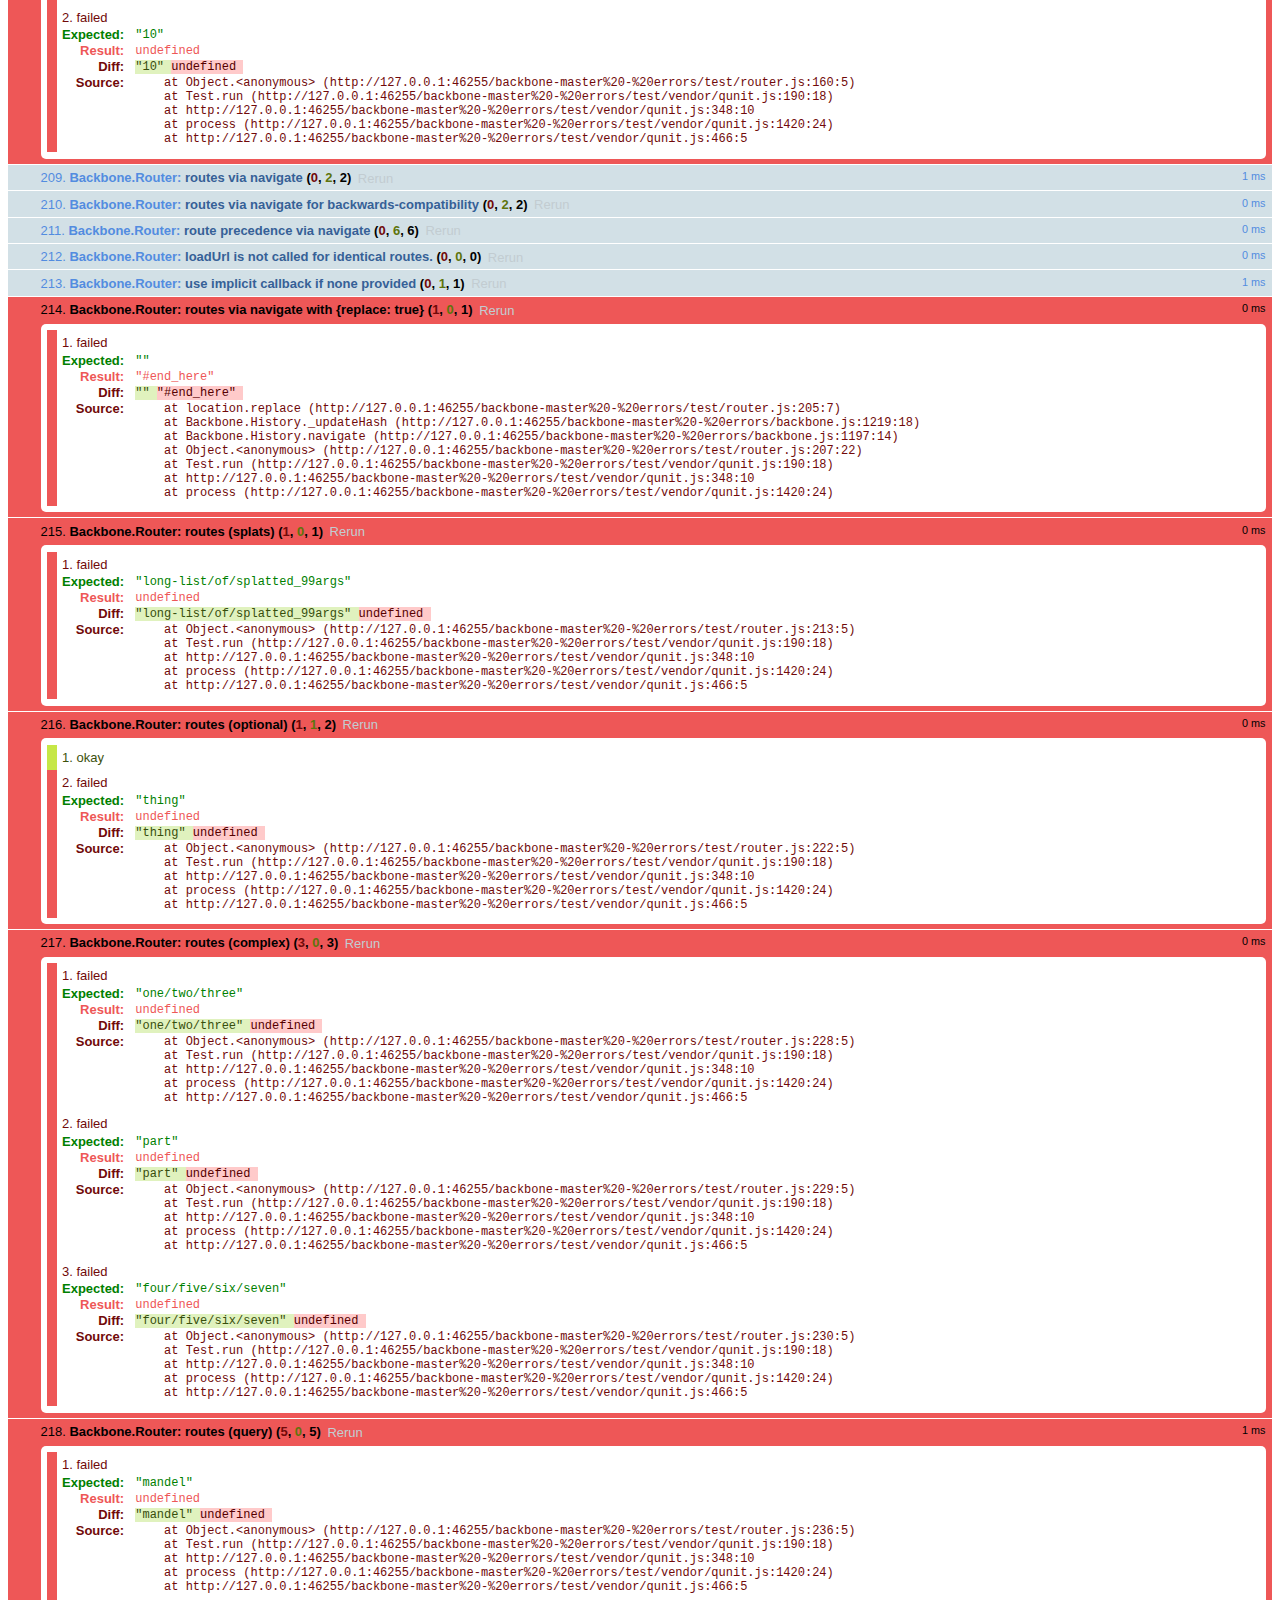
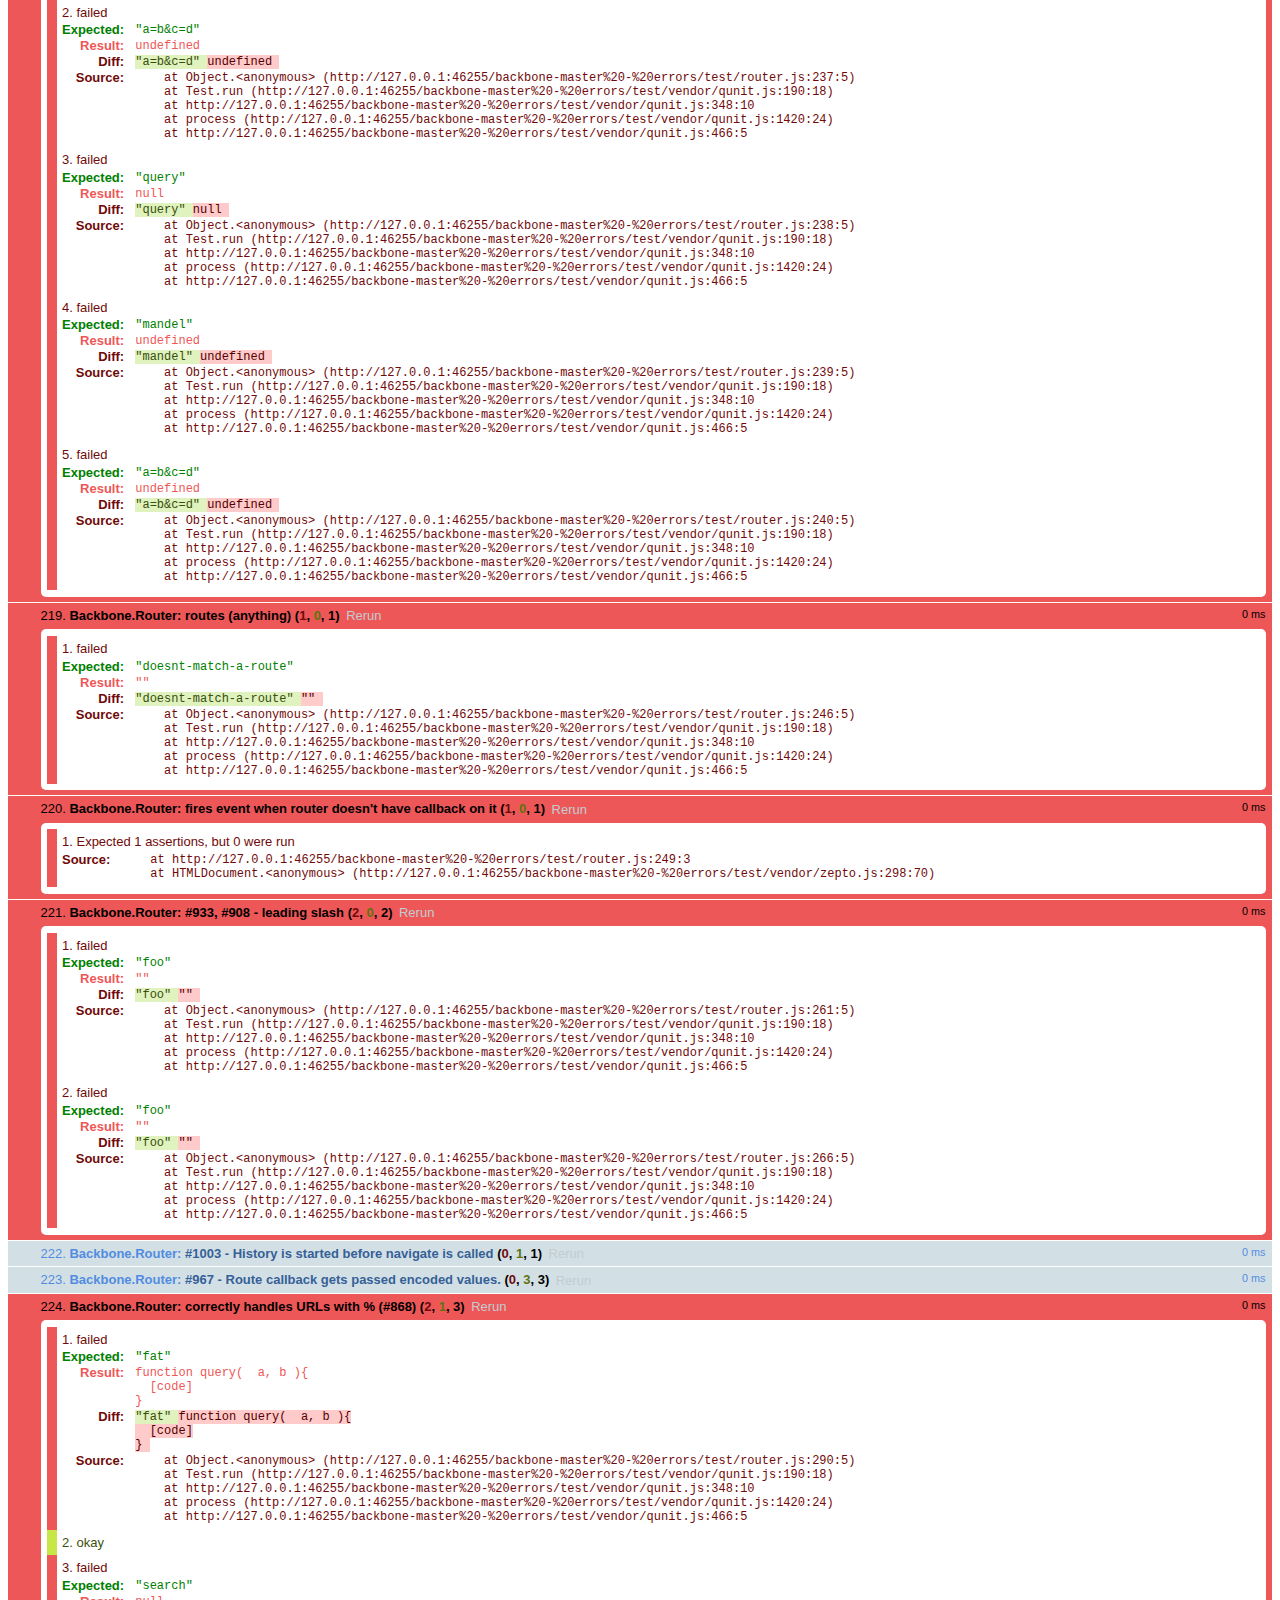
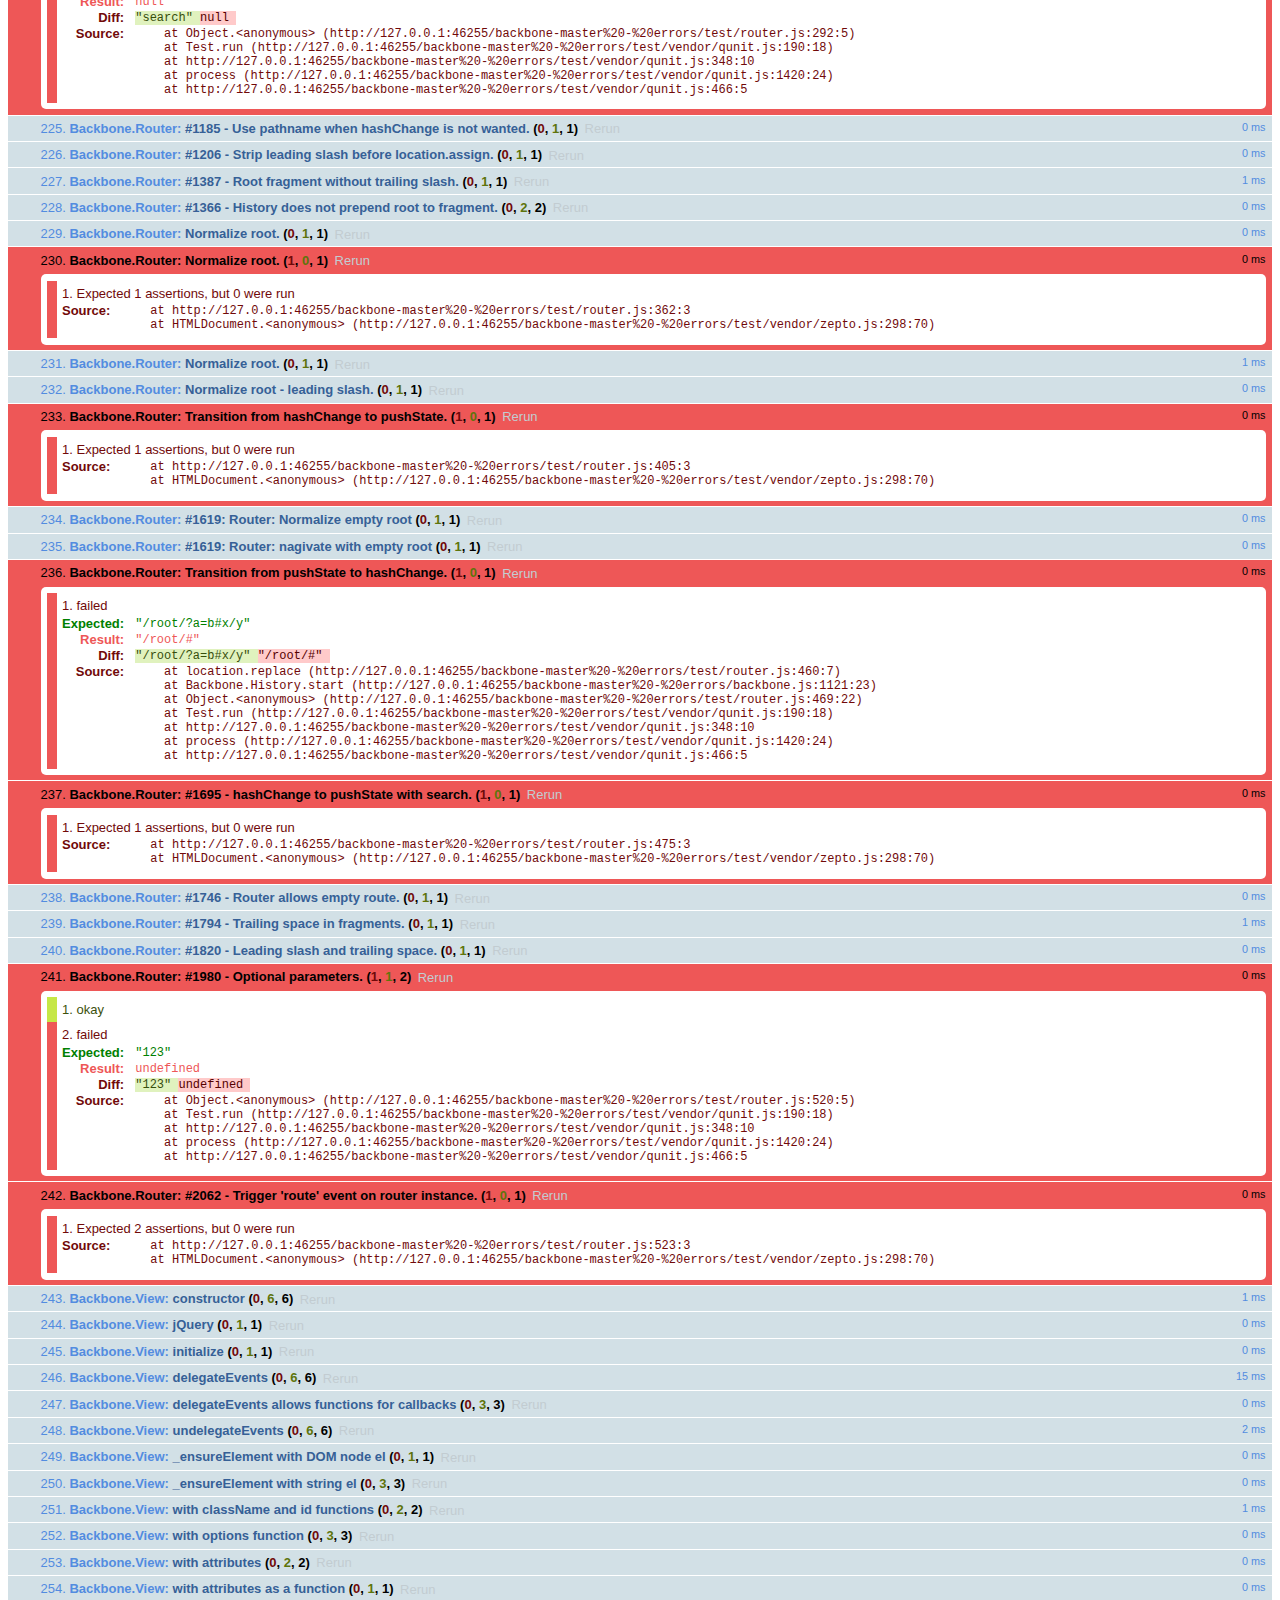
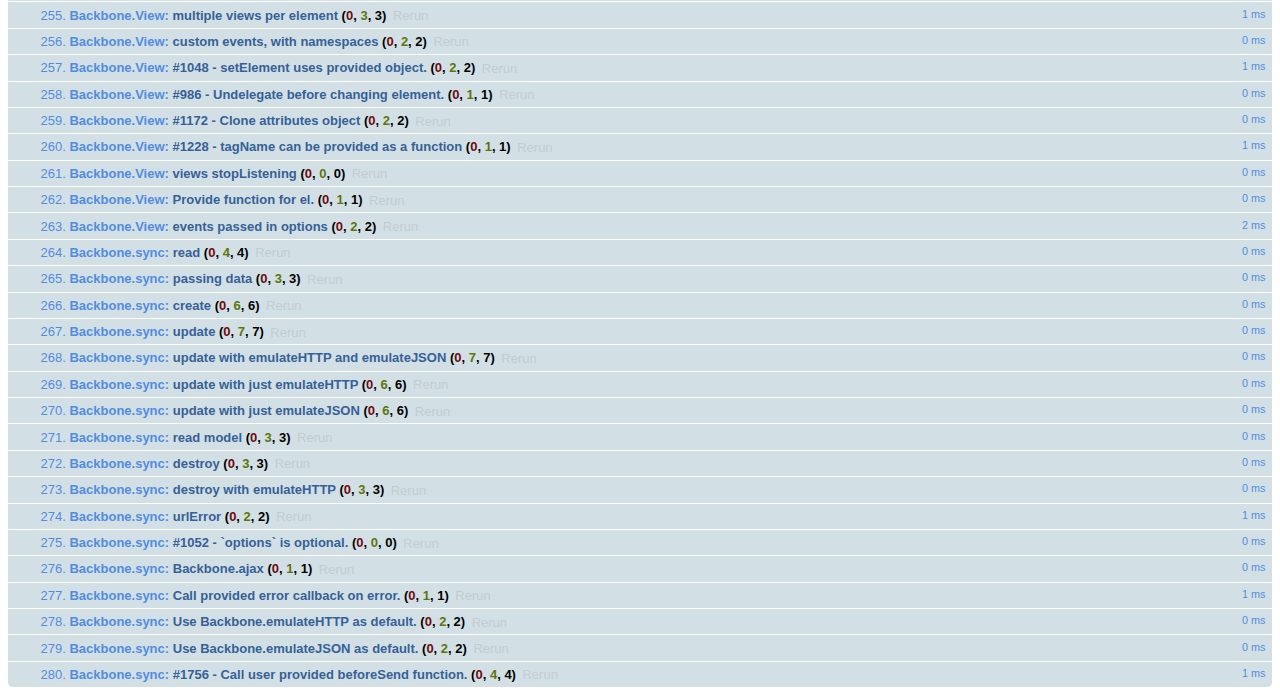
<file: backbone-master - errors/test/test-zepto.html>
<!doctype html>
<html>
<head>
  <meta charset='utf8'>
  <title>Backbone Test Suite</title>
  <link rel="stylesheet" href="vendor/qunit.css" type="text/css" media="screen" />
  <script src="vendor/json2.js"></script>
  <script src="vendor/zepto.js"></script>
  <script src="vendor/qunit.js"></script>
  <script src="vendor/underscore.js"></script>
  <script src="../backbone.js"></script>
  <script src="environment.js"></script>
  <script src="noconflict.js"></script>
  <script src="events.js"></script>
  <script src="model.js"></script>
  <script src="collection.js"></script>
  <script src="router.js"></script>
  <script src="view.js"></script>
  <script src="sync.js"></script>
</head>
<body>
  <div id="qunit"></div>
  <div id="qunit-fixture">
    <div id='testElement'>
      <h1>Test</h1>
    </div>
  </div>
</body>
</html>
</file>
<file: business-template/styles.css>
*{
	margin:0;
	padding:0;
	border:0;

}
body {
background:#0e0e0e url(images/upper-bg.png) top center no-repeat;

}

h1 {
color:#575757;
font:25px Arial, sans-serif;
margin: 42px 0 25px;
}
p {
font:12px/150% Arial, sans-serif;
color:#4f4f4f;
margin:0;
}
#columns {
clear:both;
overflow:hidden;
}

.col {
float:left;
width:265px;
margin:0 0 0 40px;
}
.read-more{
background-image: url(images/read-more.jpg);
background-repeat: no-repeat;
width:98px;
height:31px;
display:block;
}
#page{
background-image: url(images/page-button.jpg);
background-repeat: no-repeat;
width:76px;
height:29px;
display:block;
color:#fff;
text-align:center;
padding-top:5px;
}

#wrapper {
background-color:#fff;
width:960px;
margin:40px auto;
border-radius:10px;
box-shadow: inset 0 0 8px #ddd;
}

.col ul li a {
font:12px Arial, sans-serif;
text-decoration:none;
}

.col ul li {
list-style:none;
background-image:url(images/list.jpg);
background-repeat:no-repeat;
background-position:0 6px;
padding: 2px 0 7px 16px;
}

.col li:first-child {
border-bottom:1px dotted #a4a4a4;
padding: 0px 0 7px 16px;
}

.col li:last-child {
border-top:1px dotted #a4a4a4;
padding-bottom: 46px;
}

#columns .col p {
padding:25px 0 12px;
}

header #logo {
position:relative;
float:left;
top:35px;
left:40px;
}

header ul li {
display:inline;
padding:0 20px;
position:relative;
float:right;
top:58px;
right:-220px;
}

header li a {
font:12px Arial, sans-serif;
text-decoration:none;
color:gray;
font-weight: bold;
}

/*header ul li:last-child {
padding:2px 20px 5px;
}*/

/*#wrapper ul {
margin:0;
padding:0;
}*/

#tel {
background:url(images/tel.jpg) no-repeat scroll 0 0 transparent;
color:#C7C7C7;
display:block;
float:right;
font:bold 18px Arial,sans-serif;
height:24px;
padding:2px 0 10px 83px;
width:139px;
}

header {
height:98px;
}

section {
background-image:url(images/section-bg.jpg);
background-repeat:no-repeat;
height:336px;
}

#shadow {
position:relative;
top:-127px;
left:489px;
}

section p {
font:29px Trebushed, sans-serif;
color:#fff;
margin:0;
padding:88px 65px 55px 50px;
}

section #button-start{
background-image: url(images/start.jpg);
background-repeat: no-repeat;
width:262px;
height:56px;
display:block;	
margin:-18px 0 0px 47px;
}

section p span {
font-weight: bold;
}
#blurbs {
background-color: #ededed;
position:relative;
height:122px;
clear:both;
overflow:hidden;
z-index:10;
}

#blurbs .reason {
width:33%;
float:left;
}

#blurbs .reason p {
font:12px Arial, sans-serif;
color:#575757;
margin:auto;
display:inline;
padding:0;
}

h2 {
font:bold 15px Arial, sans-serif;
margin:50px 0 0;
color:#575757;
}

.reason img {
padding:32px 20px 16px 51px;
float:left;
}

#left-column,#center-column,#right-column {
float:left;
}

#left-column {
width:190px;
margin:0 40px;
}

#center-column {
width:300px;
padding-bottom:8px;
}

#right-column {
width:280px;
margin:0 40px 0 70px;
}

footer {
background-color:#ededed;
overflow:hidden;
border-radius: 0 0 10px 10px;
background-image: url(images/footer-border.jpg);
background-repeat:  repeat-x;
	clear:both;	
}

#wrapper footer ul li a {
color:#4f4f4f;
text-decoration:none;
font:12px Arial, sans-serif;
}

#left-column ul {
list-style-type:none;
}

footer h2 {
margin:30px 0 25px 0;
}

#center-column p span {
font-weight:700;
color:#000;
padding: 3px 0 0 0;
float:left;
}

#center-column p {
letter-spacing: -0.1px;
}
#center-column h2 > p {
line-height: 115%;
padding: 0 0 13px;
}
#right-column a {
font-weight:700;
text-decoration: none;
color: #0f4db6}

#right-column p {
line-height:120%;
letter-spacing: -0.1px;
}

#copyright {
border-top:1px solid #fff;
clear:both;
}

#copyright p {
padding:25px 40px 5px;
margin:0;
}

#copyright img {
float:right;
position:relative;
right:40px;
bottom:25px;
padding-left:57px;
}

#social img {
padding-right:16px;
padding-left:0;
}

#navigation {
border-bottom:1px solid #CCC;
overflow: hidden;
}

#ball {
margin:-303px 0 0 512px;
z-index:20;
position: absolute;
}
#position-cs-buttons p{
color: #000000;
float: left;
font: bold 20px Arial, sans-serif;
margin: 17px 0 12px 0;
}
#position-cs-buttons .cs-buttons{
 float: left;
    margin: 17px 0 12px 150px;
}
.cs-buttons img{
border:0;
}
#carousel {
height: 294px;
width:439px;
background-image: url(images/goast-bg.png);
 position: relative;
    right: 22px;
    top: 9px;
}
#ball ul li {
list-style-type:none;
display:inline;
float:right;
}

#carousel a {
display:none;
position: absolute;
    top: 45px;
    left:22px;
}

#carousel a:first-child {
display:block;
}
#position-cs-buttons p{
color: #000000;
float: left;
font: bold 20px Arial, sans-serif;
margin: 17px 0 12px 0;
}
#position-cs-buttons .cs-buttons{
 float: left;
    margin: 17px 0 12px 150px;
}
.cs-buttons img{
border:0;
}
#position-cs-buttons {
    position:relative;
    top:-290px;
}

#gratitute {
/*background: blue;*/
height: 100px;
 
background-image:url(images/section-bg.jpg);
background-repeat:repeat-x;}

#gratitute p{
font: bold 25px Arial, sans-serif;
color:white;
margin: 33px 0 0 40px;
float:left;
}
#gratitute p+ p{
font: italic 20px Arial, sans-serif;
float:right;
margin-right:65px;}

#col-1 p{
	font: 13px Arial, sans-serif;
	
}
#col-1{
float: left;
width: 385px;
height:475px;
/*border-right: dfdfdf;*/
/*box-shadow: inset 0 0 8px #ddd;*/
margin: 30px 274px 61px 41px
}

#col-2{
float:left;
width:230px;
height: 566px;
/*margin-left: 24px;*/}
#col-shadow{
    float:left;
    width:24px;
height: 566px;
background: #dfdfdf; /* Для старых браузров */
background: -moz-linear-gradient(left,#dfdfdf, #fff);
background: -webkit-linear-gradient(left,#dfdfdf, #fff);
background: -o-linear-gradient(left,#dfdfdf, #fff);
background: -ms-linear-gradient(left,#dfdfdf, #fff);

}

#col-2 h2{
background: #cfcfcf; /* Для старых браузров */
background: -moz-linear-gradient(left,#cfcfcf, #fff);
background: -webkit-linear-gradient(left,#cfcfcf, #fff);
background: -o-linear-gradient(left,#cfcfcf, #fff);
background: -ms-linear-gradient(left,#cfcfcf, #fff);
position:relative;
margin-bottom: 19px;
color:#1c1c1c;
}
#col-2 a img {
    margin:0px 10px 0 0;
}
#col-2 a {
    text-decoration: none;
font:12px/150% Arial, sans-serif;
color:#4f4f4f;
margin:0;

}
.input{
	width: 385px;
	height: 33px;
}


.input, #tt{
	background: #efefef; /* Для старых браузров */
	background: -moz-linear-gradient(top,#efefef, #fff);
	background: -webkit-linear-gradient(top,#efefef, #fff);
    background: -o-linear-gradient(top,#efefef, #fff);
    background: -ms-linear-gradient(top,#efefef, #fff);
    border: 2px groove #fff;
    border-radius:5px;
     resize:none;
/*border-image:url(images/field-border.jpg);
/*background-image: - webkit-gradient (radial, center center, 900, center bottom, 0, from (#ddd), to (white));
background-image: -mox-radial-gradient (center, 900px, center bottom, 0, from (#ddd), to (white));*/
/*background-repeat:repeat-x;*/
margin: 14px 0 24px;
}

/*#submit-button{
background-image:url(images/form-submit.jpg);
background-repeat: no-repeat; 
}*/
#submit-button{
	background: -moz-linear-gradient(bottom, #e5e5e5, #fefefe);
    background: -webkit-gradient(linear, 0 0, 0 100%, from(#00BBD6), to(#EBFFFF));
    /*d:DXImageTransform.Microsoft.gradient(startColorstr='#00BBD6', endColorstr='#EBFFFF');*/
    padding: 1px 15px;
    color: #6c6c6c;
    font: bold 12px 'Myriad Pro', Arial, sans-serif;
      /* -moz-border-radius: 5px;
    -webkit-border-radius: 5px;*/
    border-radius: 5px;
    border: 1px solid #ccc;
    box-shadow: 0px 3px 1px #f2f2f2;
}
</file>
<file: backbone-master - errors/docs/docco.css>
/*--------------------- Layout and Typography ----------------------------*/
body {
  font-family: 'Palatino Linotype', 'Book Antiqua', Palatino, FreeSerif, serif;
  font-size: 15px;
  line-height: 22px;
  color: #252519;
  margin: 0; padding: 0;
}
a {
  color: #261a3b;
}
  a:visited {
    color: #261a3b;
  }
p {
  margin: 0 0 15px 0;
}
h1, h2, h3, h4, h5, h6 {
  margin: 0px 0 15px 0;
}
  h1 {
    margin-top: 40px;
  }
hr {
    border: 0 none;
    border-top: 1px solid #e5e5ee;
    height: 1px;
    margin: 20px 0;
}
#container {
  position: relative;
}
#background {
  position: fixed;
  top: 0; left: 525px; right: 0; bottom: 0;
  background: #f5f5ff;
  border-left: 1px solid #e5e5ee;
  z-index: -1;
}
#jump_to, #jump_page {
  background: white;
  -webkit-box-shadow: 0 0 25px #777; -moz-box-shadow: 0 0 25px #777;
  -webkit-border-bottom-left-radius: 5px; -moz-border-radius-bottomleft: 5px;
  font: 10px Arial;
  text-transform: uppercase;
  cursor: pointer;
  text-align: right;
}
#jump_to, #jump_wrapper {
  position: fixed;
  right: 0; top: 0;
  padding: 5px 10px;
}
  #jump_wrapper {
    padding: 0;
    display: none;
  }
    #jump_to:hover #jump_wrapper {
      display: block;
    }
    #jump_page {
      padding: 5px 0 3px;
      margin: 0 0 25px 25px;
    }
      #jump_page .source {
        display: block;
        padding: 5px 10px;
        text-decoration: none;
        border-top: 1px solid #eee;
      }
        #jump_page .source:hover {
          background: #f5f5ff;
        }
        #jump_page .source:first-child {
        }
table td {
  border: 0;
  outline: 0;
}
  td.docs, th.docs {
    max-width: 450px;
    min-width: 450px;
    min-height: 5px;
    padding: 10px 25px 1px 50px;
    overflow-x: hidden;
    vertical-align: top;
    text-align: left;
  }
    .docs pre {
      margin: 15px 0 15px;
      padding-left: 15px;
    }
    .docs p tt, .docs p code {
      background: #f8f8ff;
      border: 1px solid #dedede;
      font-size: 12px;
      padding: 0 0.2em;
    }
    .pilwrap {
      position: relative;
    }
      .pilcrow {
        font: 12px Arial;
        text-decoration: none;
        color: #454545;
        position: absolute;
        top: 3px; left: -20px;
        padding: 1px 2px;
        opacity: 0;
        -webkit-transition: opacity 0.2s linear;
      }
        td.docs:hover .pilcrow {
          opacity: 1;
        }
  td.code, th.code {
    padding: 14px 15px 16px 25px;
    width: 100%;
    vertical-align: top;
    background: #f5f5ff;
    border-left: 1px solid #e5e5ee;
  }
    pre, tt, code {
      font-size: 12px; line-height: 18px;
      font-family: Menlo, Monaco, Consolas, "Lucida Console", monospace;
      margin: 0; padding: 0;
    }


/*---------------------- Syntax Highlighting -----------------------------*/
td.linenos { background-color: #f0f0f0; padding-right: 10px; }
span.lineno { background-color: #f0f0f0; padding: 0 5px 0 5px; }
body .hll { background-color: #ffffcc }
body .c { color: #408080; font-style: italic }  /* Comment */
body .err { border: 1px solid #FF0000 }         /* Error */
body .k { color: #954121 }                      /* Keyword */
body .o { color: #666666 }                      /* Operator */
body .cm { color: #408080; font-style: italic } /* Comment.Multiline */
body .cp { color: #BC7A00 }                     /* Comment.Preproc */
body .c1 { color: #408080; font-style: italic } /* Comment.Single */
body .cs { color: #408080; font-style: italic } /* Comment.Special */
body .gd { color: #A00000 }                     /* Generic.Deleted */
body .ge { font-style: italic }                 /* Generic.Emph */
body .gr { color: #FF0000 }                     /* Generic.Error */
body .gh { color: #000080; font-weight: bold }  /* Generic.Heading */
body .gi { color: #00A000 }                     /* Generic.Inserted */
body .go { color: #808080 }                     /* Generic.Output */
body .gp { color: #000080; font-weight: bold }  /* Generic.Prompt */
body .gs { font-weight: bold }                  /* Generic.Strong */
body .gu { color: #800080; font-weight: bold }  /* Generic.Subheading */
body .gt { color: #0040D0 }                     /* Generic.Traceback */
body .kc { color: #954121 }                     /* Keyword.Constant */
body .kd { color: #954121; font-weight: bold }  /* Keyword.Declaration */
body .kn { color: #954121; font-weight: bold }  /* Keyword.Namespace */
body .kp { color: #954121 }                     /* Keyword.Pseudo */
body .kr { color: #954121; font-weight: bold }  /* Keyword.Reserved */
body .kt { color: #B00040 }                     /* Keyword.Type */
body .m { color: #666666 }                      /* Literal.Number */
body .s { color: #219161 }                      /* Literal.String */
body .na { color: #7D9029 }                     /* Name.Attribute */
body .nb { color: #954121 }                     /* Name.Builtin */
body .nc { color: #0000FF; font-weight: bold }  /* Name.Class */
body .no { color: #880000 }                     /* Name.Constant */
body .nd { color: #AA22FF }                     /* Name.Decorator */
body .ni { color: #999999; font-weight: bold }  /* Name.Entity */
body .ne { color: #D2413A; font-weight: bold }  /* Name.Exception */
body .nf { color: #0000FF }                     /* Name.Function */
body .nl { color: #A0A000 }                     /* Name.Label */
body .nn { color: #0000FF; font-weight: bold }  /* Name.Namespace */
body .nt { color: #954121; font-weight: bold }  /* Name.Tag */
body .nv { color: #19469D }                     /* Name.Variable */
body .ow { color: #AA22FF; font-weight: bold }  /* Operator.Word */
body .w { color: #bbbbbb }                      /* Text.Whitespace */
body .mf { color: #666666 }                     /* Literal.Number.Float */
body .mh { color: #666666 }                     /* Literal.Number.Hex */
body .mi { color: #666666 }                     /* Literal.Number.Integer */
body .mo { color: #666666 }                     /* Literal.Number.Oct */
body .sb { color: #219161 }                     /* Literal.String.Backtick */
body .sc { color: #219161 }                     /* Literal.String.Char */
body .sd { color: #219161; font-style: italic } /* Literal.String.Doc */
body .s2 { color: #219161 }                     /* Literal.String.Double */
body .se { color: #BB6622; font-weight: bold }  /* Literal.String.Escape */
body .sh { color: #219161 }                     /* Literal.String.Heredoc */
body .si { color: #BB6688; font-weight: bold }  /* Literal.String.Interpol */
body .sx { color: #954121 }                     /* Literal.String.Other */
body .sr { color: #BB6688 }                     /* Literal.String.Regex */
body .s1 { color: #219161 }                     /* Literal.String.Single */
body .ss { color: #19469D }                     /* Literal.String.Symbol */
body .bp { color: #954121 }                     /* Name.Builtin.Pseudo */
body .vc { color: #19469D }                     /* Name.Variable.Class */
body .vg { color: #19469D }                     /* Name.Variable.Global */
body .vi { color: #19469D }                     /* Name.Variable.Instance */
body .il { color: #666666 }                     /* Literal.Number.Integer.Long */
</file>
<file: backbone-master - errors/test/vendor/qunit.css>
/**
 * QUnit v1.11.0 - A JavaScript Unit Testing Framework
 *
 * http://qunitjs.com
 *
 * Copyright 2012 jQuery Foundation and other contributors
 * Released under the MIT license.
 * http://jquery.org/license
 */

/** Font Family and Sizes */

#qunit-tests, #qunit-header, #qunit-banner, #qunit-testrunner-toolbar, #qunit-userAgent, #qunit-testresult {
	font-family: "Helvetica Neue Light", "HelveticaNeue-Light", "Helvetica Neue", Calibri, Helvetica, Arial, sans-serif;
}

#qunit-testrunner-toolbar, #qunit-userAgent, #qunit-testresult, #qunit-tests li { font-size: small; }
#qunit-tests { font-size: smaller; }


/** Resets */

#qunit-tests, #qunit-header, #qunit-banner, #qunit-userAgent, #qunit-testresult, #qunit-modulefilter {
	margin: 0;
	padding: 0;
}


/** Header */

#qunit-header {
	padding: 0.5em 0 0.5em 1em;

	color: #8699a4;
	background-color: #0d3349;

	font-size: 1.5em;
	line-height: 1em;
	font-weight: normal;

	border-radius: 5px 5px 0 0;
	-moz-border-radius: 5px 5px 0 0;
	-webkit-border-top-right-radius: 5px;
	-webkit-border-top-left-radius: 5px;
}

#qunit-header a {
	text-decoration: none;
	color: #c2ccd1;
}

#qunit-header a:hover,
#qunit-header a:focus {
	color: #fff;
}

#qunit-testrunner-toolbar label {
	display: inline-block;
	padding: 0 .5em 0 .1em;
}

#qunit-banner {
	height: 5px;
}

#qunit-testrunner-toolbar {
	padding: 0.5em 0 0.5em 2em;
	color: #5E740B;
	background-color: #eee;
	overflow: hidden;
}

#qunit-userAgent {
	padding: 0.5em 0 0.5em 2.5em;
	background-color: #2b81af;
	color: #fff;
	text-shadow: rgba(0, 0, 0, 0.5) 2px 2px 1px;
}

#qunit-modulefilter-container {
	float: right;
}

/** Tests: Pass/Fail */

#qunit-tests {
	list-style-position: inside;
}

#qunit-tests li {
	padding: 0.4em 0.5em 0.4em 2.5em;
	border-bottom: 1px solid #fff;
	list-style-position: inside;
}

#qunit-tests.hidepass li.pass, #qunit-tests.hidepass li.running  {
	display: none;
}

#qunit-tests li strong {
	cursor: pointer;
}

#qunit-tests li a {
	padding: 0.5em;
	color: #c2ccd1;
	text-decoration: none;
}
#qunit-tests li a:hover,
#qunit-tests li a:focus {
	color: #000;
}

#qunit-tests li .runtime {
	float: right;
	font-size: smaller;
}

.qunit-assert-list {
	margin-top: 0.5em;
	padding: 0.5em;

	background-color: #fff;

	border-radius: 5px;
	-moz-border-radius: 5px;
	-webkit-border-radius: 5px;
}

.qunit-collapsed {
	display: none;
}

#qunit-tests table {
	border-collapse: collapse;
	margin-top: .2em;
}

#qunit-tests th {
	text-align: right;
	vertical-align: top;
	padding: 0 .5em 0 0;
}

#qunit-tests td {
	vertical-align: top;
}

#qunit-tests pre {
	margin: 0;
	white-space: pre-wrap;
	word-wrap: break-word;
}

#qunit-tests del {
	background-color: #e0f2be;
	color: #374e0c;
	text-decoration: none;
}

#qunit-tests ins {
	background-color: #ffcaca;
	color: #500;
	text-decoration: none;
}

/*** Test Counts */

#qunit-tests b.counts                       { color: black; }
#qunit-tests b.passed                       { color: #5E740B; }
#qunit-tests b.failed                       { color: #710909; }

#qunit-tests li li {
	padding: 5px;
	background-color: #fff;
	border-bottom: none;
	list-style-position: inside;
}

/*** Passing Styles */

#qunit-tests li li.pass {
	color: #3c510c;
	background-color: #fff;
	border-left: 10px solid #C6E746;
}

#qunit-tests .pass                          { color: #528CE0; background-color: #D2E0E6; }
#qunit-tests .pass .test-name               { color: #366097; }

#qunit-tests .pass .test-actual,
#qunit-tests .pass .test-expected           { color: #999999; }

#qunit-banner.qunit-pass                    { background-color: #C6E746; }

/*** Failing Styles */

#qunit-tests li li.fail {
	color: #710909;
	background-color: #fff;
	border-left: 10px solid #EE5757;
	white-space: pre;
}

#qunit-tests > li:last-child {
	border-radius: 0 0 5px 5px;
	-moz-border-radius: 0 0 5px 5px;
	-webkit-border-bottom-right-radius: 5px;
	-webkit-border-bottom-left-radius: 5px;
}

#qunit-tests .fail                          { color: #000000; background-color: #EE5757; }
#qunit-tests .fail .test-name,
#qunit-tests .fail .module-name             { color: #000000; }

#qunit-tests .fail .test-actual             { color: #EE5757; }
#qunit-tests .fail .test-expected           { color: green;   }

#qunit-banner.qunit-fail                    { background-color: #EE5757; }


/** Result */

#qunit-testresult {
	padding: 0.5em 0.5em 0.5em 2.5em;

	color: #2b81af;
	background-color: #D2E0E6;

	border-bottom: 1px solid white;
}
#qunit-testresult .module-name {
	font-weight: bold;
}

/** Fixture */

#qunit-fixture {
	position: absolute;
	top: -10000px;
	left: -10000px;
	width: 1000px;
	height: 1000px;
}
</file>
